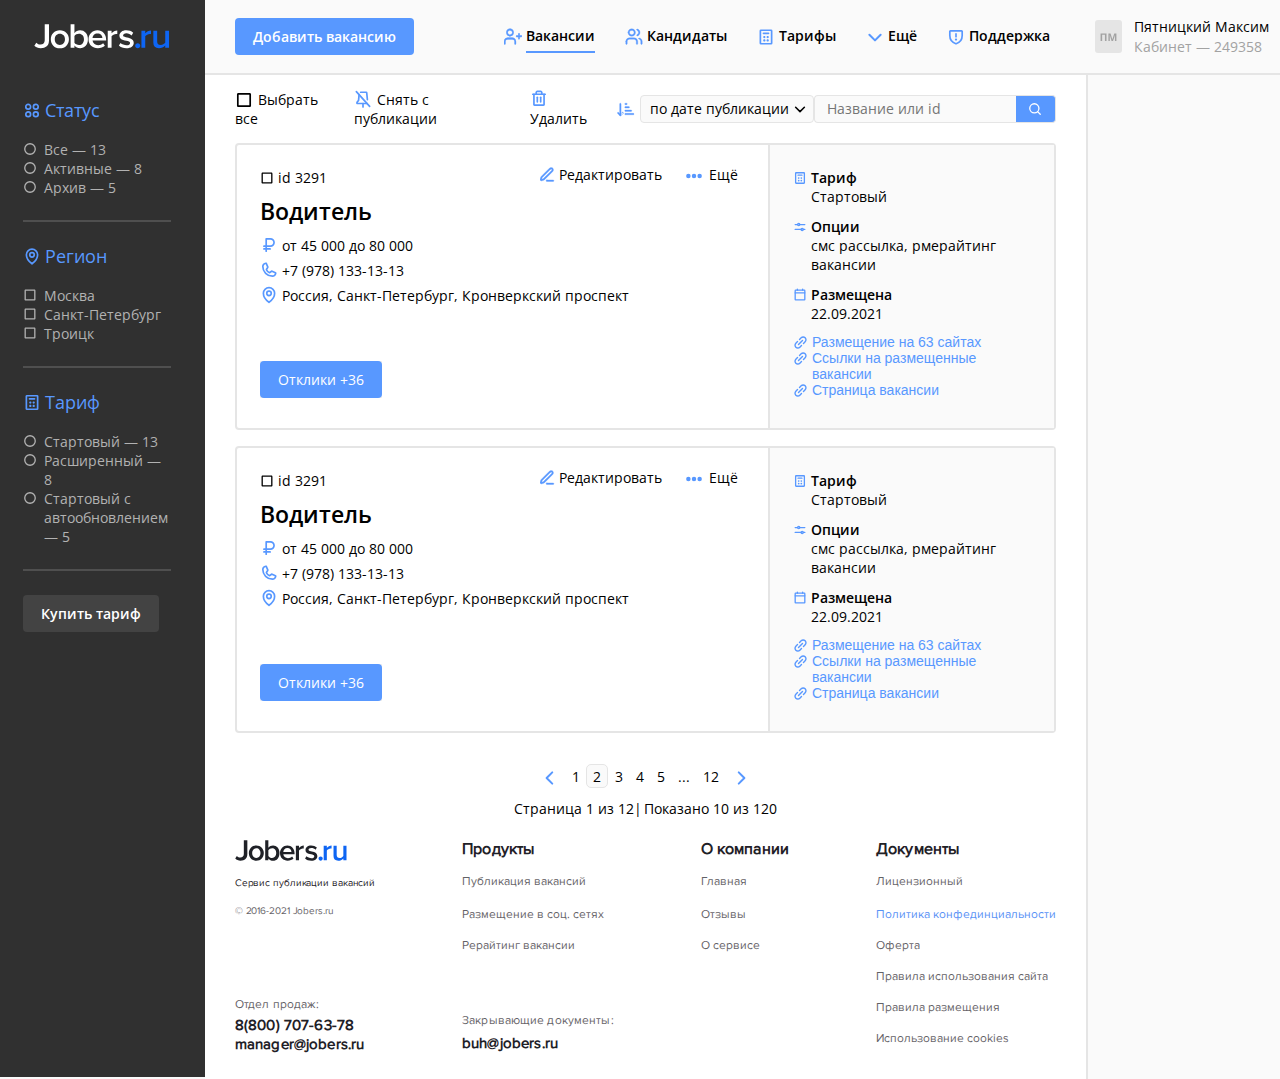
<file: index.html>
<!DOCTYPE html>
<html lang="ru">

<head>
    <meta charset="UTF-8">
    <!-- <meta http-equiv="X-UA-Compatible" content="IE=edge"> -->
    <meta name="viewport" content="width=device-width, initial-scale=1.0">
    <link rel="stylesheet " href="css/style.css">
    <title>Вакансии</title>
</head>

<body>
    <div class="wrapper ">
        <header>
            <div class="header-body">
                <div class="header__column">
                    <div class="header__column-logo "><img src="/img/logo.svg " alt=" "></div>
                    <div class="header-menu__icon ">
                        <span></span>
                        <span></span>
                        <span></span>
                    </div>
                    <div class="header-menu">
                    </div>
                </div>
                <div class="header__column">
                    <div class="container">
                        <div class="header__column-btn btn ">
                            <a href="form-vacancies.html">Добавить вакансию</a>
                        </div>
                        <nav class="header__column-menu">
                            <ul class="header-bottom-menu__list ">
                                <li>
                                    <div class="header-bottom-menu__list-icon "><img src="/img/header/01.svg " alt=" "></div>
                                    <a href="index.html" class="active ">Вакансии</a>
                                </li>
                                <li>
                                    <div class="header-bottom-menu__list-icon "><img src="/img/header/02.svg " alt=" "></div>
                                    <a href="response.html">Кандидаты</a>
                                </li>
                                <li>
                                    <div class="header-bottom-menu__list-icon "><img src="/img/header/03.svg " alt=" "></div>
                                    <a href="">Тарифы</a>
                                </li>
                                <li>
                                    <div class="header-bottom-menu__list-icon "><img src="/img/header/04.svg " alt=" "></div>
                                    <a>Ещё</a>
                                    <div class="more ">
                                        <div class="more-body ">
                                            <div class="more__list-body ">
                                                <ul class="more__list ">
                                                    <li class="more__list-item ">
                                                        <img src="/img/pop-up/icons/01.svg " alt=" ">
                                                        <a>Мои вакансии</a>
                                                    </li>
                                                    <li class="more__list-item ">
                                                        <img src="/img/pop-up/icons/02.svg " alt=" ">
                                                        <a href="response.html">Отклики</a>
                                                    </li>
                                                    <li class="more__list-item ">
                                                        <img src="/img/pop-up/icons/03.svg " alt=" ">
                                                        <a href="profile.html">Профиль</a>
                                                    </li>
                                                    <li class="more__list-item ">
                                                        <img src="/img/pop-up/icons/04.svg " alt=" ">
                                                        <a href="company.html">Компании</a>
                                                    </li>
                                                    <li class="more__list-item ">
                                                        <img src="/img/pop-up/icons/05.svg " alt=" ">
                                                        <a>Счета и акты</a>
                                                    </li>
                                                    <li class="more__list-item ">
                                                        <img src="/img/pop-up/icons/06.svg " alt=" ">
                                                        <a>Тарифы</a>
                                                    </li>
                                                    <li class="more__list-item support-sub">
                                                        <img src="/img/pop-up/icons/07.svg " alt=" ">
                                                        <a>Поддержка</a>
                                                    </li>
                                                </ul>
                                            </div>
                                        </div>
                                    </div>
                                </li>
                                <li>
                                    <div class="header-bottom-menu__list-icon "><img src="/img/header/05.svg " alt=" "></div>
                                    <a>Поддержка</a>
                                    <div class="support">
                                        <div class="support-body">
                                            <div class="support-first-line">
                                                <div class="support__id">Ваш id</div>
                                                <div class="support__close"><img src="./img/pop-up/support/icons/close.svg" alt=""></div>
                                            </div>
                                            <div class="support__id-number">9817245</div>
                                            <div class="support__post">Персональный менеджер</div>
                                            <div class="support__img"><img src="./img/pop-up/support/img-foto.svg" alt=""></div>
                                            <div class="support__fio">Сергей Зарзов</div>
                                            <div class="support__email before">
                                                <a href="mailto:zarzov.s@expas.ru">zarzov.s@expas.ru</a>
                                            </div>
                                            <div class="support__phone before">
                                                <a href="">8 (812) 200-01-03</a><br>Добавить 208</div>
                                            <div class="support__info">Звоните по любому вопросу<br>с 09:00 до 18:00</div>
                                        </div>
                                    </div>
                                </li>
                            </ul>
                        </nav>
                    </div>
                </div>
                <div class="header__column">
                    <div class="header__column-login">
                        <div class="header__column-login-column">
                            <div class="header__column-login-column-icon "><img src="/img/header/image.svg " alt=" "></div>
                        </div>
                        <div class="header__column-login-column ">
                            <div class="header__column-login-column-info ">
                                <div class="header__column-login-column-info-name ">Пятницкий Максим</div>
                                <div class="header__column-login-column-info-number ">Кабинет — 249358</div>
                            </div>
                        </div>
                        <div class="header__column-login-column-arrow "><img src="/img/header/arrow_down.svg " alt=" "></div>
                        <div class="profile">
                            <div class="profile-body ">
                                <div class="profile__list-body ">
                                    <ul class="profile__list ">
                                        <li class="profile__list-item ">
                                            <img src="/img/pop-up/icons/03.svg " alt=" ">
                                            <a href="profile.html">Профиль</a>
                                        </li>
                                        <li class=" profile__list-item ">
                                            <img src="/img/pop-up/icons/04.svg " alt=" ">
                                            <a href="company.html">Компании</a>
                                        </li>
                                        <li class="profile__list-item ">
                                            <img src="/img/pop-up/icons/05.svg " alt=" ">
                                            <a>Счета и акты</a>
                                        </li>
                                    </ul>
                                </div>
                            </div>
                        </div>
                    </div>
                </div>
            </div>
        </header>
        <div class="main ">
            <aside class="main__column sidebar-filters ">
                <form class="sidebar-filters-body ">
                    <div class="sidebar-filters__item ">
                        <div class="sidebar-filters__item-title "><img src="/img/sidebar/icons/circles.svg " alt=" ">Статус</div>
                        <ul class="sidebar-filters__list ">
                            <li class="sidebar-filters__list-items radio">
                                <input class="radio__input" type="radio" name="status" id="all">
                                <label class="radio__label" for="all">Все — 13</label>
                            </li>
                            <li class="sidebar-filters__list-items radio">
                                <input class="radio__input" type="radio" name="status" id="active">
                                <label class="radio__label" for="active">Активные — 8</label>
                            </li>
                            <li class="sidebar-filters__list-items radio">
                                <input class="radio__input" type="radio" name="status" id="archive">
                                <label class="radio__label" for="archive">Архив — 5</label>
                            </li>
                        </ul>
                    </div>
                    <div class="sidebar-filters__item ">
                        <div class="sidebar-filters__item-title "><img src="/img/sidebar/icons/map.svg " alt=" ">Регион</div>
                        <ul class="sidebar-filters__list ">
                            <li class="sidebar-filters__list-items checkbox">
                                <input class="checkbox__input" type="checkbox" name="location" id="msk">
                                <label class="checkbox__label" for="msk">Москва</label>
                            </li>
                            <li class="sidebar-filters__list-items sidebar-filters__list-items--active ">
                                <input class="checkbox__input" type="checkbox" name="location" id="spb">
                                <label class="checkbox__label" for="spb">Санкт-Петербург</label>
                            </li>
                            <li class="sidebar-filters__list-items ">
                                <input class="checkbox__input" type="checkbox" name="location" id="trc">
                                <label class="checkbox__label" for="trc">Троицк</label>
                            </li>
                        </ul>
                    </div>
                    <div class="sidebar-filters__item ">
                        <div class="sidebar-filters__item-title "><img src="/img/sidebar/icons/calculator.svg " alt=" ">Тариф</div>
                        <ul class="sidebar-filters__list ">
                            <li class="sidebar-filters__list-items radio">
                                <input class="radio__input" type="radio" name="tarif" id="start">
                                <label class="radio__label" for="start">Стартовый — 13</label>
                            </li>
                            <li class="sidebar-filters__list-items radio">
                                <input class="radio__input" type="radio" name="tarif" id="advanced">
                                <label class="radio__label" for="advanced">Расширенный — 8</label>
                            </li>
                            <li class="sidebar-filters__list-items radio">
                                <input class="radio__input" type="radio" name="tarif" id="autosave">
                                <label class="radio__label" for="autosave">Стартовый с автообновлением— 5</label>
                            </li>

                        </ul>
                    </div>
                    <div class="sidebar-filters__btn btn ">
                        <a href=" ">Купить тариф</a>
                    </div>
                </form>
            </aside>
            <section class="main__column ">
                <div class="top-filters ">
                    <div class="container ">
                        <div class="top-filters-body ">
                            <div class="top-filters__row ">
                                <ul class="top-filters__row-action-list ">
                                    <div class="top-filters__row-action-list--left ">
                                        <li class="checkbox checkbox__top-filters">
                                            <input class="checkbox__input checkbox__input__top-filters" type="checkbox" name="Выбрать все " id="select_all ">
                                            <label class="checkbox__label checkbox__label__top-filters" for="select_all ">Выбрать все</label>
                                        </li>
                                    </div>
                                    <div class="top-filters__row-action-list--right ">
                                        <li><img src="/img/main/top-filters/02.svg " alt=" ">Снять с публикации</li>
                                        <li><img src="/img/main/top-filters/03.svg " alt=" ">Удалить</li>
                                    </div>

                                </ul>
                            </div>
                            <div class="top-filters__row ">
                                <div class="select">
                                    <img src="/img/main/top-filters/04.svg " alt=" ">
                                    <select class="top-filters__row-sort" name="type">                                        
                                        <option class="top-filters__row-sort-date  value="1">по дате публикации</option>                                                                                
                                    </select>
                                </div>
                                <form class="top-filters__row-search ">
                                    <input type="search " placeholder="Название или id ">
                                    <div class="top-filters__row-search-btn">
                                        <img src="/img/main/top-filters/05.svg " alt=" ">
                                    </div>
                                </form>
                            </div>
                        </div>
                    </div>
                </div>
                <article class="vacancy ">
                    <div class="container ">
                        <div class="vacancy-body ">
                            <form class="vacancy__column">
                                <div class="vacancy__description ">
                                    <div class="vacancy-header ">
                                        <div class="vacancy-header-left ">
                                            <div class="vacancy-header__id checkbox">
                                                <input class="checkbox__input checkbox__input__vacancy checkbox__input__vacancy--response" type="checkbox" name="id" id="id_vacancy1">
                                                <label class="checkbox__label checkbox__label__vacancy checkbox__label__vacancy--response" for="id_vacancy1">id 3291</label>
                                            </div>
                                        </div>
                                        <div class="vacancy-header-right ">
                                            <div class="vacancy-header__edit ">Редактировать</div>
                                            <div class="vacancy-header__more ">Ещё</div>
                                        </div>
                                    </div>
                                    <div class="vacancy-info ">
                                        <div class="vacancy-info__title ">Водитель</div>
                                        <div class="vacancy-info__offer ">от 45 000 до 80 000 </div>
                                        <div class="vacancy-info__phone ">+7 (978) 133-13-13</div>
                                        <div class="vacancy-info__location ">Россия, Санкт-Петербург, Кронверкский проспект</div>
                                    </div>
                                </div>

                                <div class="vacancy-btn ">
                                    <button class="vacancy-btn__response type="submit"">
                                        <a href=" ">Отклики +36</a>
                                    </button>
                                    <div class="vacancy-btn__more ">
                                        <a>Подробнее</a>
                                    </div>
                                </div>
                            </form>
                            <div class="vacancy__column ">
                                <div class="vacancy__options ">
                                    <div class="options__name ">Тариф</div>
                                    <div class="options__title ">Стартовый</div>
                                </div>
                                <div class="vacancy__options optional">
                                    <div class="options__name ">Опции</div>
                                    <div class="options__title ">смс рассылка, рмерайтинг вакансии</div>
                                </div>
                                <div class="vacancy__options ">
                                    <div class="options__name ">Размещена</div>
                                    <div class="options__title ">22.09.2021</div>
                                </div>
                                <div class="vacancy__links ">
                                    <div class="links__item ">
                                        <a href=" ">Размещение на 63 сайтах</a>
                                    </div>
                                    <div class="links__item ">
                                        <a href=" ">Ссылки на размещенные вакансии</a>
                                    </div>
                                    <div class="links__item ">
                                        <a href=" ">Страница вакансии
                                        </a>
                                    </div>
                                </div>
                            </div>
                        </div>
                    </div>
                </article>
                <article class="vacancy ">
                    <div class="container ">
                        <div class="vacancy-body ">
                            <form class="vacancy__column ">
                                <div class="vacancy__description ">
                                    <div class="vacancy-header ">
                                        <div class="vacancy-header-left ">
                                            <div class="vacancy-header__id checkbox">
                                                <input class="checkbox__input checkbox__input__vacancy" type="checkbox" name="id" id="id_vacancy2">
                                                <label class="checkbox__label checkbox__label__vacancy" for="id_vacancy2">id 3291</label>
                                            </div>
                                        </div>
                                        <div class="vacancy-header-right ">
                                            <div class="vacancy-header__edit ">Редактировать</div>
                                            <div class="vacancy-header__more ">Ещё</div>
                                        </div>
                                    </div>
                                    <div class="vacancy-info ">
                                        <div class="vacancy-info__title ">Водитель</div>
                                        <div class="vacancy-info__offer ">от 45 000 до 80 000 </div>
                                        <div class="vacancy-info__phone ">+7 (978) 133-13-13</div>
                                        <div class="vacancy-info__location ">Россия, Санкт-Петербург, Кронверкский проспект</div>
                                    </div>
                                </div>
                                <div class="vacancy-btn ">
                                    <button class="vacancy-btn__response" type="submit">
                                        <a href=" ">Отклики +36</a>
                                    </button>
                                    <div class="vacancy-btn__more ">
                                        <a>Подробнее</a>
                                    </div>
                                </div>
                            </form>
                            <div class="vacancy__column ">
                                <div class="vacancy__options ">
                                    <div class="options__name ">Тариф</div>
                                    <div class="options__title ">Стартовый</div>
                                </div>
                                <div class="vacancy__options optional">
                                    <div class="options__name ">Опции</div>
                                    <div class="options__title ">смс рассылка, рмерайтинг вакансии</div>
                                </div>
                                <div class="vacancy__options ">
                                    <div class="options__name ">Размещена</div>
                                    <div class="options__title ">22.09.2021</div>
                                </div>
                                <div class="vacancy__links ">
                                    <div class="links__item ">
                                        <a href=" ">Размещение на 63 сайтах</a>
                                    </div>
                                    <div class="links__item ">
                                        <a href=" ">Ссылки на размещенные вакансии</a>
                                    </div>
                                    <div class="links__item ">
                                        <a href=" ">Страница вакансии
                                        </a>
                                    </div>
                                </div>
                            </div>
                        </div>
                    </div>
                </article>
                <div class="pagination ">
                    <div class="pagination__row ">
                        <div class="pagination__prev "><img src="/img/main/pagination/prev.svg " alt=" "></div>
                        <div class="pagination__items ">
                            <ul class="pagination__list ">
                                <li>
                                    <a href=" ">1</a>
                                </li>
                                <li class="active ">
                                    <a href=" ">2</a>
                                </li>
                                <li>
                                    <a href=" ">3</a>
                                </li>
                                <li>
                                    <a href=" ">4</a>
                                </li>
                                <li>
                                    <a href=" ">5</a>
                                </li>
                                <li>
                                    <a href=" ">...</a>
                                </li>
                                <li>
                                    <a href=" ">12</a>
                                </li>
                            </ul>
                        </div>
                        <div class="pagination__next "><img src="/img/main/pagination/next.svg " alt=" "></div>
                    </div>
                    <div class="pagination__row ">
                        <div class="pagination__page ">Страница 1 из 12</div>
                        <div class="pagination__veiw ">Показано 10 из 120</div>
                    </div>
                </div>
                <footer>
                    <div class="container ">
                        <div class="footer-body ">
                            <div class="footer__column ">
                                <div class="footer__column-body ">
                                    <div class="footer__company ">
                                        <div class="company__logo "><img src="/img/main/footer/logo-mini.svg " alt=" "></div>
                                        <div class="company__description ">Сервис публикации вакансий</div>
                                        <div class="company__copywrite ">© 2016-2021 Jobers.ru</div>
                                    </div>
                                    <div class="footer__sales ">
                                        <div class="footer__subtitle ">Отдел продаж:</div>
                                        <div class="sales__phone ">
                                            <a href=" ">8(800) 707-63-78</a>
                                        </div>
                                        <div class="sales__email ">
                                            <a href="mailto:manager@jobers.ru ">manager@jobers.ru</a>
                                        </div>
                                    </div>
                                </div>
                            </div>
                            <div class="footer__column ">
                                <div class="footer__column-body ">
                                    <div class="footer__products ">
                                        <div class="footer__title ">Продукты</div>
                                        <ul class="footer__list ">
                                            <li>
                                                <a href=" ">Публикация вакансий</a>
                                            </li>
                                            <li>
                                                <a href=" ">Размещение в соц. сетях</a>
                                            </li>
                                            <li>
                                                <a href=" ">Рерайтинг вакансии</a>
                                            </li>
                                        </ul>
                                    </div>
                                    <div class="footer__documents-close ">
                                        <div class="footer__subtitle ">Закрывающие документы:</div>
                                        <div class="documents-close__email ">
                                            <a href="mailto:buh@jobers.ru ">buh@jobers.ru</a>
                                        </div>
                                    </div>
                                </div>
                            </div>
                            <div class="footer__column ">
                                <div class="footer__column-body ">
                                    <div class="footer__about ">
                                        <div class="footer__title ">О компании</div>
                                        <ul class="footer__list ">
                                            <li>
                                                <a href=" ">Главная</a>
                                            </li>
                                            <li>
                                                <a href=" ">Отзывы</a>
                                            </li>
                                            <li>
                                                <a href=" ">О сервисе</a>
                                            </li>
                                        </ul>
                                    </div>
                                </div>
                            </div>
                            <div class="footer__column ">
                                <div class="footer__column-body ">
                                    <div class="footer__documents ">
                                        <div class="footer__title ">Документы</div>
                                        <ul class="footer__list ">
                                            <li>
                                                <a href=" ">Лицензионный</a>
                                            </li>
                                            <li class="active ">
                                                <a href=" ">Политика конфединциальности</a>
                                            </li>
                                            <li>
                                                <a href=" ">Оферта</a>
                                            </li>
                                            <li>
                                                <a href=" ">Правила использования сайта</a>
                                            </li>
                                            <li>
                                                <a href=" ">Правила размещения</a>
                                            </li>
                                            <li>
                                                <a href=" ">Использование cookies</a>
                                            </li>
                                        </ul>
                                    </div>
                                </div>
                            </div>
                        </div>
                    </div>
                </footer>
            </section>
            <aside class="main__column "></aside>
        </div>
    </div>
    <script src="/js/jquery_3.3.1.min.js"></script>
    <script src="/js/script.js "></script>
</body>

</html>
</file>
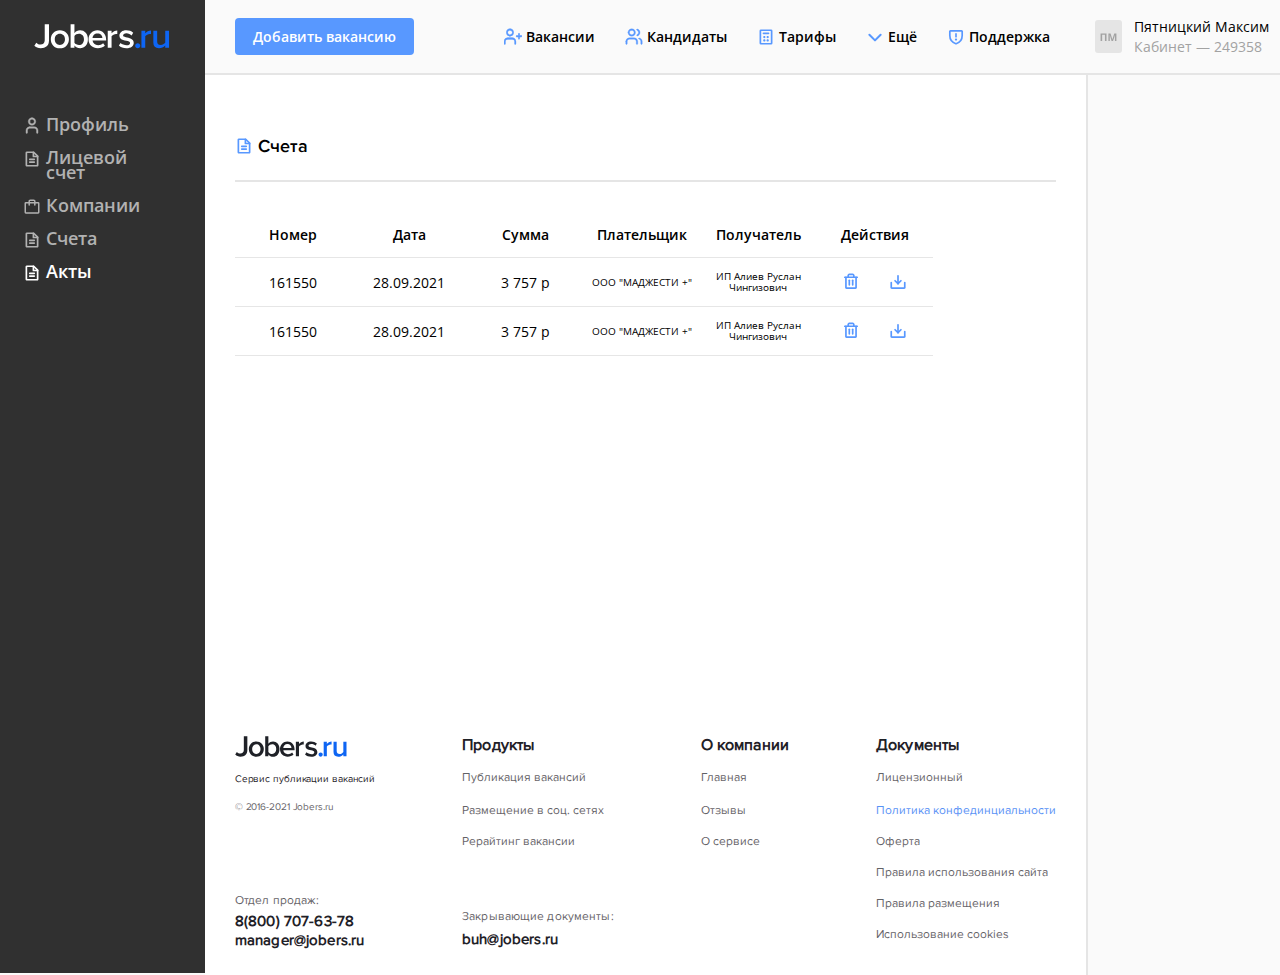
<file: act.html>
<!DOCTYPE html>
<html lang="en">

<head>
    <meta charset="UTF-8">
    <meta name="viewport" content="width=device-width, initial-scale=1.0">
    <link rel="stylesheet " href="css/style.css">
    <title>Акты</title>
</head>

<body>
    <div class="wrapper ">
        <header>
            <div class="header-body">
                <div class="header__column">
                    <div class="header__column-logo "><img src="/img/logo.svg " alt=" "></div>
                    <div class="header-menu__icon ">
                        <span></span>
                        <span></span>
                        <span></span>
                    </div>
                    <div class="header-menu">
                    </div>
                </div>
                <div class="header__column">
                    <div class="container">
                        <div class="header__column-btn btn ">
                            <a href="form-vacancies.html">Добавить вакансию</a>
                        </div>
                        <nav class="header__column-menu">
                            <ul class="header-bottom-menu__list ">
                                <li>
                                    <div class="header-bottom-menu__list-icon "><img src="/img/header/01.svg " alt=" ">
                                    </div>
                                    <a href="index.html">Вакансии</a>
                                </li>
                                <li>
                                    <div class="header-bottom-menu__list-icon "><img src="/img/header/02.svg " alt=" ">
                                    </div>
                                    <a href="response.html">Кандидаты</a>
                                </li>
                                <li>
                                    <div class="header-bottom-menu__list-icon "><img src="/img/header/03.svg " alt=" ">
                                    </div>
                                    <a href="Тарифы ">Тарифы</a>
                                </li>
                                <li>
                                    <div class="header-bottom-menu__list-icon "><img src="/img/header/04.svg " alt=" ">
                                    </div>
                                    <a>Ещё</a>
                                    <div class="more ">
                                        <div class="more-body ">
                                            <div class="more__list-body ">
                                                <ul class="more__list ">
                                                    <li class="more__list-item ">
                                                        <img src="/img/pop-up/icons/01.svg " alt=" ">
                                                        <a>Мои вакансии</a>
                                                    </li>
                                                    <li class="more__list-item ">
                                                        <img src="/img/pop-up/icons/02.svg " alt=" ">
                                                        <a href="response.html">Отклики</a>
                                                    </li>
                                                    <li class="more__list-item ">
                                                        <img src="/img/pop-up/icons/03.svg " alt=" ">
                                                        <a href="profile.html">Профиль</a>
                                                    </li>
                                                    <li class="more__list-item ">
                                                        <img src="/img/pop-up/icons/04.svg " alt=" ">
                                                        <a href="company.html">Компании</a>
                                                    </li>
                                                    <li class="more__list-item ">
                                                        <img src="/img/pop-up/icons/05.svg " alt=" ">
                                                        <a>Счета и акты</a>
                                                    </li>
                                                    <li class="more__list-item ">
                                                        <img src="/img/pop-up/icons/06.svg " alt=" ">
                                                        <a>Тарифы</a>
                                                    </li>
                                                    <li class="more__list-item support-sub">
                                                        <img src="/img/pop-up/icons/07.svg " alt=" ">
                                                        <a>Поддержка</a>
                                                    </li>
                                                </ul>
                                            </div>
                                        </div>
                                    </div>
                                </li>
                                <li>
                                    <div class="header-bottom-menu__list-icon "><img src="/img/header/05.svg " alt=" ">
                                    </div>
                                    <a>Поддержка</a>
                                    <div class="support ">
                                        <div class="support-body ">
                                            <div class="support-first-line ">
                                                <div class="support__id ">Ваш id</div>
                                                <div class="support__close "><img src="./img/pop-up/support/icons/close.svg " alt=" "></div>
                                            </div>
                                            <div class="support__id-number ">9817245</div>
                                            <div class="support__post ">Персональный менеджер</div>
                                            <div class="support__img "><img src="./img/pop-up/support/img-foto.svg " alt=" "></div>
                                            <div class="support__fio ">Сергей Зарзов</div>
                                            <div class="support__email before ">
                                                <a href="mailto:zarzov.s@expas.ru ">zarzov.s@expas.ru</a>
                                            </div>
                                            <div class="support__phone before ">
                                                <a href=" ">8 (812) 200-01-03</a><br>Добавить 208
                                            </div>
                                            <div class="support__info ">Звоните по любому вопросу<br>с 09:00 до 18:00
                                            </div>
                                        </div>
                                    </div>
                                </li>
                            </ul>
                        </nav>
                    </div>
                </div>
                <div class="header__column ">
                    <div class="header__column-login ">
                        <div class="header__column-login-column ">
                            <div class="header__column-login-column-icon "><img src="/img/header/image.svg " alt=" ">
                            </div>
                        </div>
                        <div class="header__column-login-column ">
                            <div class="header__column-login-column-info ">
                                <div class="header__column-login-column-info-name ">Пятницкий Максим</div>
                                <div class="header__column-login-column-info-number ">Кабинет — 249358</div>
                            </div>
                        </div>
                        <div class="header__column-login-column-arrow "><img src="/img/header/arrow_down.svg " alt=" ">
                        </div>
                        <div class="profile ">
                            <div class="profile-body ">
                                <div class="profile__list-body ">
                                    <ul class="profile__list ">
                                        <li class="profile__list-item ">
                                            <img src="/img/pop-up/icons/03.svg " alt=" ">
                                            <a>Профиль</a>
                                        </li>
                                        <li class="profile__list-item ">
                                            <img src="/img/pop-up/icons/04.svg " alt=" ">
                                            <a href="company.html">Компании</a>
                                        </li>
                                        <li class="profile__list-item ">
                                            <img src="/img/pop-up/icons/05.svg " alt=" ">
                                            <a>Счета и акты</a>
                                        </li>
                                    </ul>
                                </div>
                            </div>
                        </div>
                    </div>
                </div>
            </div>
        </header>
        <div class="main ">
            <aside class="main__column sidebar-filters ">
                <div class="sidebar-filters-body ">
                    <div class="sidebar-filters__item profile__menu-item">                        
                        <ul class="sidebar-filters__list ">
                            <li class="sidebar-filters__list-items profile__menu prof ">
                                <a href="profile.html">Профиль</a>                                
                            </li>
                            <li class="sidebar-filters__list-items profile__menu check">
                                <a href="personal-account.html">Лицевой счет</a>
                            </li>
                            <li class="sidebar-filters__list-items profile__menu company">
                                <a href="company.html">Компании</a>
                            </li>
                            <li class="sidebar-filters__list-items profile__menu all-check">
                                <a href="all-check.html">Счета</a>
                            </li>
                            <li class="sidebar-filters__list-items profile__menu act active">
                                <a href="act.html">Акты</a>
                            </li>                            
                        </ul>
                    </div>                    
                </div>
            </aside>
            <section class="main__column ">
                <div class="content-profile">
                    <div class="container">
                        <div class="content-profile__body">
                            <div class="content-profile__row content-company__row">
                                <div class="row__column">
                                    <div class="row__column-body">
                                        <div class="profile__title all-check">Счета</div>                                        
                                        <div class="all-check__table">
                                            <div class="all-check__header act__header">
                                                <li class="all-check__header-title">Номер</li>
                                                <li class="all-check__header-title">Дата</li>
                                                <li class="all-check__header-title">Сумма</li>
                                                <li class="all-check__header-title">Плательщик</li>
                                                <li class="all-check__header-title">Получатель</li>
                                                <!-- <li class="all-check__header-title">Статус</li> -->
                                                <li class="all-check__header-title">Действия</li>
                                            </div>
                                            <div class="all-check__row act__row">
                                                <li class="all-check__row-title">161550</li>
                                                <li class="all-check__row-title">28.09.2021</li>
                                                <li class="all-check__row-title">3 757 р</li>
                                                <li class="all-check__row-title all-check__row-title--small">ООО "МАДЖЕСТИ +"</li>
                                                <li class="all-check__row-title all-check__row-title--small">ИП Алиев Руслан Чингизович</li>
                                                <!-- <li class="all-check__row-title">Ожидает оплаты</li> -->
                                                <li class="all-check__row-title all-check__row-title--action">
                                                    <img class="delete" src="/img/main/check/trash.svg" alt="">
                                                    <img class="download-check" src="/img/main/check/download-check.svg" alt="">
                                                </li>
                                            </div>
                                            <div class="all-check__row act__row">
                                                <li class="all-check__row-title">161550</li>
                                                <li class="all-check__row-title">28.09.2021</li>
                                                <li class="all-check__row-title">3 757 р</li>
                                                <li class="all-check__row-title all-check__row-title--small">ООО "МАДЖЕСТИ +"</li>
                                                <li class="all-check__row-title all-check__row-title--small">ИП Алиев Руслан Чингизович</li>
                                                <!-- <li class="all-check__row-title">Оплачен</li> -->
                                                <li class="all-check__row-title all-check__row-title--action">
                                                    <img class="delete" src="/img/main/check/trash.svg" alt="">
                                                    <img class="download-check" src="/img/main/check/download-check.svg" alt="">
                                                </li>
                                            </div>
                                        </div>
                                    </div>
                                </div>                                
                            </div>
                        </div>
                    </div>
                </div>
                <footer>
                    <div class="container ">
                        <div class="footer-body ">
                            <div class="footer__column ">
                                <div class="footer__column-body ">
                                    <div class="footer__company ">
                                        <div class="company__logo "><img src="/img/main/footer/logo-mini.svg " alt=" "></div>
                                        <div class="company__description ">Сервис публикации вакансий</div>
                                        <div class="company__copywrite ">© 2016-2021 Jobers.ru</div>
                                    </div>
                                    <div class="footer__sales ">
                                        <div class="footer__subtitle ">Отдел продаж:</div>
                                        <div class="sales__phone ">
                                            <a href=" ">8(800) 707-63-78</a>
                                        </div>
                                        <div class="sales__email ">
                                            <a href="mailto:manager@jobers.ru ">manager@jobers.ru</a>
                                        </div>
                                    </div>
                                </div>
                            </div>
                            <div class="footer__column ">
                                <div class="footer__column-body ">
                                    <div class="footer__products ">
                                        <div class="footer__title ">Продукты</div>
                                        <ul class="footer__list ">
                                            <li>
                                                <a href=" ">Публикация вакансий</a>
                                            </li>
                                            <li>
                                                <a href=" ">Размещение в соц. сетях</a>
                                            </li>
                                            <li>
                                                <a href=" ">Рерайтинг вакансии</a>
                                            </li>
                                        </ul>
                                    </div>
                                    <div class="footer__documents-close ">
                                        <div class="footer__subtitle ">Закрывающие документы:</div>
                                        <div class="documents-close__email ">
                                            <a href="mailto:buh@jobers.ru ">buh@jobers.ru</a>
                                        </div>
                                    </div>
                                </div>
                            </div>
                            <div class="footer__column ">
                                <div class="footer__column-body ">
                                    <div class="footer__about ">
                                        <div class="footer__title ">О компании</div>
                                        <ul class="footer__list ">
                                            <li>
                                                <a href=" ">Главная</a>
                                            </li>
                                            <li>
                                                <a href=" ">Отзывы</a>
                                            </li>
                                            <li>
                                                <a href=" ">О сервисе</a>
                                            </li>
                                        </ul>
                                    </div>
                                </div>
                            </div>
                            <div class="footer__column ">
                                <div class="footer__column-body ">
                                    <div class="footer__documents ">
                                        <div class="footer__title ">Документы</div>
                                        <ul class="footer__list ">
                                            <li>
                                                <a href=" ">Лицензионный</a>
                                            </li>
                                            <li class="active ">
                                                <a href=" ">Политика конфединциальности</a>
                                            </li>
                                            <li>
                                                <a href=" ">Оферта</a>
                                            </li>
                                            <li>
                                                <a href=" ">Правила использования сайта</a>
                                            </li>
                                            <li>
                                                <a href=" ">Правила размещения</a>
                                            </li>
                                            <li>
                                                <a href=" ">Использование cookies</a>
                                            </li>
                                        </ul>
                                    </div>
                                </div>
                            </div>
                        </div>
                    </div>
                </footer>      
            </section>
            <aside class="main__column "></aside>
        </div>
    </div>
    </div>
    <script src="/js/jquery_3.3.1.min.js"></script>
    <script src="/js/script.js "></script>
</body>

</html>

</html>
</file>
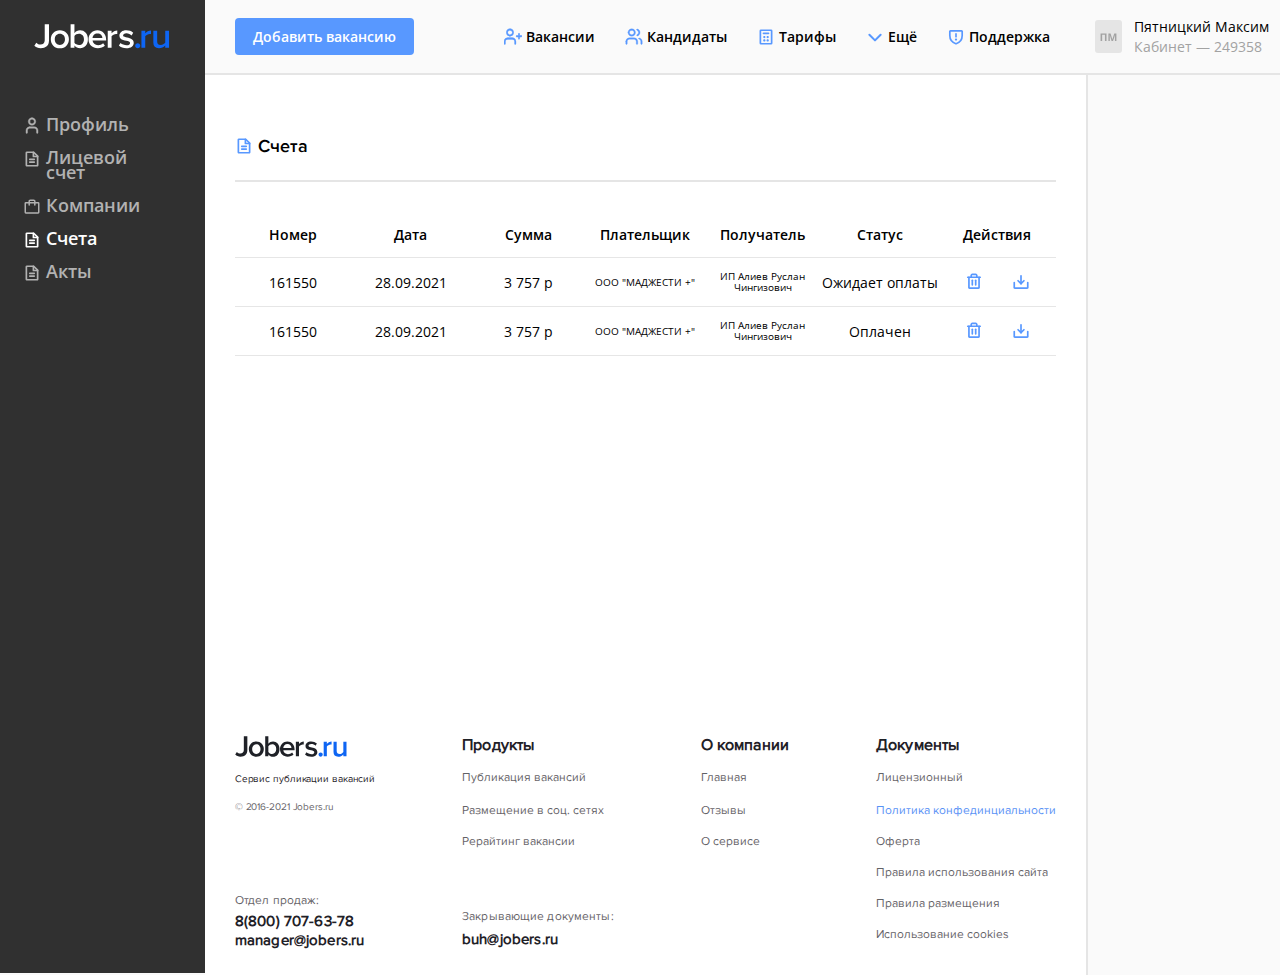
<file: all-check.html>
<!DOCTYPE html>
<html lang="en">

<head>
    <meta charset="UTF-8">
    <meta name="viewport" content="width=device-width, initial-scale=1.0">
    <link rel="stylesheet " href="css/style.css">
    <title>Счета</title>
</head>

<body>
    <div class="wrapper ">
        <header>
            <div class="header-body">
                <div class="header__column">
                    <div class="header__column-logo "><img src="/img/logo.svg " alt=" "></div>
                    <div class="header-menu__icon ">
                        <span></span>
                        <span></span>
                        <span></span>
                    </div>
                    <div class="header-menu">
                    </div>
                </div>
                <div class="header__column">
                    <div class="container">
                        <div class="header__column-btn btn ">
                            <a href="form-vacancies.html">Добавить вакансию</a>
                        </div>
                        <nav class="header__column-menu">
                            <ul class="header-bottom-menu__list ">
                                <li>
                                    <div class="header-bottom-menu__list-icon "><img src="/img/header/01.svg " alt=" ">
                                    </div>
                                    <a href="index.html">Вакансии</a>
                                </li>
                                <li>
                                    <div class="header-bottom-menu__list-icon "><img src="/img/header/02.svg " alt=" ">
                                    </div>
                                    <a href="response.html">Кандидаты</a>
                                </li>
                                <li>
                                    <div class="header-bottom-menu__list-icon "><img src="/img/header/03.svg " alt=" ">
                                    </div>
                                    <a href="Тарифы ">Тарифы</a>
                                </li>
                                <li>
                                    <div class="header-bottom-menu__list-icon "><img src="/img/header/04.svg " alt=" ">
                                    </div>
                                    <a>Ещё</a>
                                    <div class="more ">
                                        <div class="more-body ">
                                            <div class="more__list-body ">
                                                <ul class="more__list ">
                                                    <li class="more__list-item ">
                                                        <img src="/img/pop-up/icons/01.svg " alt=" ">
                                                        <a>Мои вакансии</a>
                                                    </li>
                                                    <li class="more__list-item ">
                                                        <img src="/img/pop-up/icons/02.svg " alt=" ">
                                                        <a href="response.html">Отклики</a>
                                                    </li>
                                                    <li class="more__list-item ">
                                                        <img src="/img/pop-up/icons/03.svg " alt=" ">
                                                        <a href="profile.html">Профиль</a>
                                                    </li>
                                                    <li class="more__list-item ">
                                                        <img src="/img/pop-up/icons/04.svg " alt=" ">
                                                        <a href="company.html">Компании</a>
                                                    </li>
                                                    <li class="more__list-item ">
                                                        <img src="/img/pop-up/icons/05.svg " alt=" ">
                                                        <a>Счета и акты</a>
                                                    </li>
                                                    <li class="more__list-item ">
                                                        <img src="/img/pop-up/icons/06.svg " alt=" ">
                                                        <a>Тарифы</a>
                                                    </li>
                                                    <li class="more__list-item support-sub">
                                                        <img src="/img/pop-up/icons/07.svg " alt=" ">
                                                        <a>Поддержка</a>
                                                    </li>
                                                </ul>
                                            </div>
                                        </div>
                                    </div>
                                </li>
                                <li>
                                    <div class="header-bottom-menu__list-icon "><img src="/img/header/05.svg " alt=" ">
                                    </div>
                                    <a>Поддержка</a>
                                    <div class="support ">
                                        <div class="support-body ">
                                            <div class="support-first-line ">
                                                <div class="support__id ">Ваш id</div>
                                                <div class="support__close "><img src="./img/pop-up/support/icons/close.svg " alt=" "></div>
                                            </div>
                                            <div class="support__id-number ">9817245</div>
                                            <div class="support__post ">Персональный менеджер</div>
                                            <div class="support__img "><img src="./img/pop-up/support/img-foto.svg " alt=" "></div>
                                            <div class="support__fio ">Сергей Зарзов</div>
                                            <div class="support__email before ">
                                                <a href="mailto:zarzov.s@expas.ru ">zarzov.s@expas.ru</a>
                                            </div>
                                            <div class="support__phone before ">
                                                <a href=" ">8 (812) 200-01-03</a><br>Добавить 208
                                            </div>
                                            <div class="support__info ">Звоните по любому вопросу<br>с 09:00 до 18:00
                                            </div>
                                        </div>
                                    </div>
                                </li>
                            </ul>
                        </nav>
                    </div>
                </div>
                <div class="header__column ">
                    <div class="header__column-login ">
                        <div class="header__column-login-column ">
                            <div class="header__column-login-column-icon "><img src="/img/header/image.svg " alt=" ">
                            </div>
                        </div>
                        <div class="header__column-login-column ">
                            <div class="header__column-login-column-info ">
                                <div class="header__column-login-column-info-name ">Пятницкий Максим</div>
                                <div class="header__column-login-column-info-number ">Кабинет — 249358</div>
                            </div>
                        </div>
                        <div class="header__column-login-column-arrow "><img src="/img/header/arrow_down.svg " alt=" ">
                        </div>
                        <div class="profile ">
                            <div class="profile-body ">
                                <div class="profile__list-body ">
                                    <ul class="profile__list ">
                                        <li class="profile__list-item ">
                                            <img src="/img/pop-up/icons/03.svg " alt=" ">
                                            <a>Профиль</a>
                                        </li>
                                        <li class="profile__list-item ">
                                            <img src="/img/pop-up/icons/04.svg " alt=" ">
                                            <a href="company.html">Компании</a>
                                        </li>
                                        <li class="profile__list-item ">
                                            <img src="/img/pop-up/icons/05.svg " alt=" ">
                                            <a>Счета и акты</a>
                                        </li>
                                    </ul>
                                </div>
                            </div>
                        </div>
                    </div>
                </div>
            </div>
        </header>
        <div class="main ">
            <aside class="main__column sidebar-filters ">
                <div class="sidebar-filters-body ">
                    <div class="sidebar-filters__item profile__menu-item">                        
                        <ul class="sidebar-filters__list ">
                            <li class="sidebar-filters__list-items profile__menu prof ">
                                <a href="profile.html">Профиль</a>                                
                            </li>
                            <li class="sidebar-filters__list-items profile__menu check">
                                <a href="personal-account.html">Лицевой счет</a>
                            </li>
                            <li class="sidebar-filters__list-items profile__menu company">
                                <a href="company.html">Компании</a>
                            </li>
                            <li class="sidebar-filters__list-items profile__menu all-check active">
                                <a href="all-check.html">Счета</a>
                            </li>
                            <li class="sidebar-filters__list-items profile__menu act">
                                <a href="act.html">Акты</a>
                            </li>                            
                        </ul>
                    </div>                    
                </div>
            </aside>
            <section class="main__column ">
                <div class="content-profile">
                    <div class="container">
                        <div class="content-profile__body">                            
                            <!-- <div class="content-profile__row">
                                <div class="row__column">
                                    <form class="row__column-body">
                                        <div class="profile__title company">Компании</div>
                                        <div class="profile__info profile__info-company">
                                            <div class="info-company__header">
                                                <div class="info-company__title">ООО "Газелькин"</div>
                                                <div class="info-company__subtitle">ИНН:  9872345987</div>
                                            </div>
                                            <div class="company__row first-row">
                                                <div class="company__row-column column-left">
                                                    <div class="profile__fields">
                                                        <div class="fields__title">Фамилия и инициалы</div>
                                                        <input type="text" id="fio">
                                                    </div>
                                                    <div class="profile__fields">
                                                        <div class="fields__title">Город</div>
                                                        <input type="text" id="city">
                                                    </div>
                                                </div>
                                                <div class="company__row-column column-center">
                                                    <div class="profile__fields">
                                                        <div class="fields__title">Юридический адрес</div>
                                                        <input type="text" id="adress-ur">
                                                    </div>
                                                    <div class="profile__fields">
                                                        <div class="fields__title">ОГРН</div>
                                                        <input type="text" id="ogrn">
                                                    </div>
                                                </div> 
                                                <div class="company__row-column column-right">
                                                    <div class="profile__fields">
                                                        <div class="fields__title">КПП</div>
                                                        <input type="text" id="kpp">
                                                    </div>
                                                    <div class="profile__fields">
                                                        <div class="fields__title">Телефон</div>
                                                        <input type="text" id="phone">
                                                    </div>
                                                </div>                                                                                               
                                            </div> 
                                            <div class="company__row second-row">
                                                <div class="profile__fields">
                                                    <div class="fields__title">Адрес доставки закрывающих документов</div>
                                                    <input type="text" id="adress">
                                                </div>
                                                <div class="profile__fields">
                                                    <div class="fields__title">Контактное лицо для передачи документов</div>
                                                    <input type="text" id="contact">
                                                </div>                                               
                                            </div>
                                            <button type="submit" class="btn-blue">
                                                <a href="">Сохранить</a>
                                            </button>                                            
                                        </div>
                                        
                                    </form>
                                </div>                                
                            </div> -->
                            <div class="content-profile__row content-company__row">
                                <div class="row__column">
                                    <div class="row__column-body">
                                        <div class="profile__title all-check">Счета</div>                                        
                                        <div class="all-check__table">
                                            <div class="all-check__header">
                                                <li class="all-check__header-title">Номер</li>
                                                <li class="all-check__header-title">Дата</li>
                                                <li class="all-check__header-title">Сумма</li>
                                                <li class="all-check__header-title">Плательщик</li>
                                                <li class="all-check__header-title">Получатель</li>
                                                <li class="all-check__header-title">Статус</li>
                                                <li class="all-check__header-title">Действия</li>
                                            </div>
                                            <div class="all-check__row">
                                                <li class="all-check__row-title">161550</li>
                                                <li class="all-check__row-title">28.09.2021</li>
                                                <li class="all-check__row-title">3 757 р</li>
                                                <li class="all-check__row-title all-check__row-title--small">ООО "МАДЖЕСТИ +"</li>
                                                <li class="all-check__row-title all-check__row-title--small">ИП Алиев Руслан Чингизович</li>
                                                <li class="all-check__row-title">Ожидает оплаты</li>
                                                <li class="all-check__row-title all-check__row-title--action">
                                                    <img class="delete" src="/img/main/check/trash.svg" alt="">
                                                    <img class="download-check" src="/img/main/check/download-check.svg" alt="">
                                                </li>
                                            </div>
                                            <div class="all-check__row">
                                                <li class="all-check__row-title">161550</li>
                                                <li class="all-check__row-title">28.09.2021</li>
                                                <li class="all-check__row-title">3 757 р</li>
                                                <li class="all-check__row-title all-check__row-title--small">ООО "МАДЖЕСТИ +"</li>
                                                <li class="all-check__row-title all-check__row-title--small">ИП Алиев Руслан Чингизович</li>
                                                <li class="all-check__row-title">Оплачен</li>
                                                <li class="all-check__row-title all-check__row-title--action">
                                                    <img class="delete" src="/img/main/check/trash.svg" alt="">
                                                    <img class="download-check" src="/img/main/check/download-check.svg" alt="">
                                                </li>
                                            </div>
                                        </div>
                                    </div>
                                </div>                                
                            </div>
                        </div>
                    </div>
                </div>
                <footer>
                    <div class="container ">
                        <div class="footer-body ">
                            <div class="footer__column ">
                                <div class="footer__column-body ">
                                    <div class="footer__company ">
                                        <div class="company__logo "><img src="/img/main/footer/logo-mini.svg " alt=" "></div>
                                        <div class="company__description ">Сервис публикации вакансий</div>
                                        <div class="company__copywrite ">© 2016-2021 Jobers.ru</div>
                                    </div>
                                    <div class="footer__sales ">
                                        <div class="footer__subtitle ">Отдел продаж:</div>
                                        <div class="sales__phone ">
                                            <a href=" ">8(800) 707-63-78</a>
                                        </div>
                                        <div class="sales__email ">
                                            <a href="mailto:manager@jobers.ru ">manager@jobers.ru</a>
                                        </div>
                                    </div>
                                </div>
                            </div>
                            <div class="footer__column ">
                                <div class="footer__column-body ">
                                    <div class="footer__products ">
                                        <div class="footer__title ">Продукты</div>
                                        <ul class="footer__list ">
                                            <li>
                                                <a href=" ">Публикация вакансий</a>
                                            </li>
                                            <li>
                                                <a href=" ">Размещение в соц. сетях</a>
                                            </li>
                                            <li>
                                                <a href=" ">Рерайтинг вакансии</a>
                                            </li>
                                        </ul>
                                    </div>
                                    <div class="footer__documents-close ">
                                        <div class="footer__subtitle ">Закрывающие документы:</div>
                                        <div class="documents-close__email ">
                                            <a href="mailto:buh@jobers.ru ">buh@jobers.ru</a>
                                        </div>
                                    </div>
                                </div>
                            </div>
                            <div class="footer__column ">
                                <div class="footer__column-body ">
                                    <div class="footer__about ">
                                        <div class="footer__title ">О компании</div>
                                        <ul class="footer__list ">
                                            <li>
                                                <a href=" ">Главная</a>
                                            </li>
                                            <li>
                                                <a href=" ">Отзывы</a>
                                            </li>
                                            <li>
                                                <a href=" ">О сервисе</a>
                                            </li>
                                        </ul>
                                    </div>
                                </div>
                            </div>
                            <div class="footer__column ">
                                <div class="footer__column-body ">
                                    <div class="footer__documents ">
                                        <div class="footer__title ">Документы</div>
                                        <ul class="footer__list ">
                                            <li>
                                                <a href=" ">Лицензионный</a>
                                            </li>
                                            <li class="active ">
                                                <a href=" ">Политика конфединциальности</a>
                                            </li>
                                            <li>
                                                <a href=" ">Оферта</a>
                                            </li>
                                            <li>
                                                <a href=" ">Правила использования сайта</a>
                                            </li>
                                            <li>
                                                <a href=" ">Правила размещения</a>
                                            </li>
                                            <li>
                                                <a href=" ">Использование cookies</a>
                                            </li>
                                        </ul>
                                    </div>
                                </div>
                            </div>
                        </div>
                    </div>
                </footer>      
            </section>
            <aside class="main__column "></aside>
        </div>
    </div>
    </div>
    <script src="/js/jquery_3.3.1.min.js"></script>
    <script src="/js/script.js "></script>
</body>

</html>

</html>
</file>
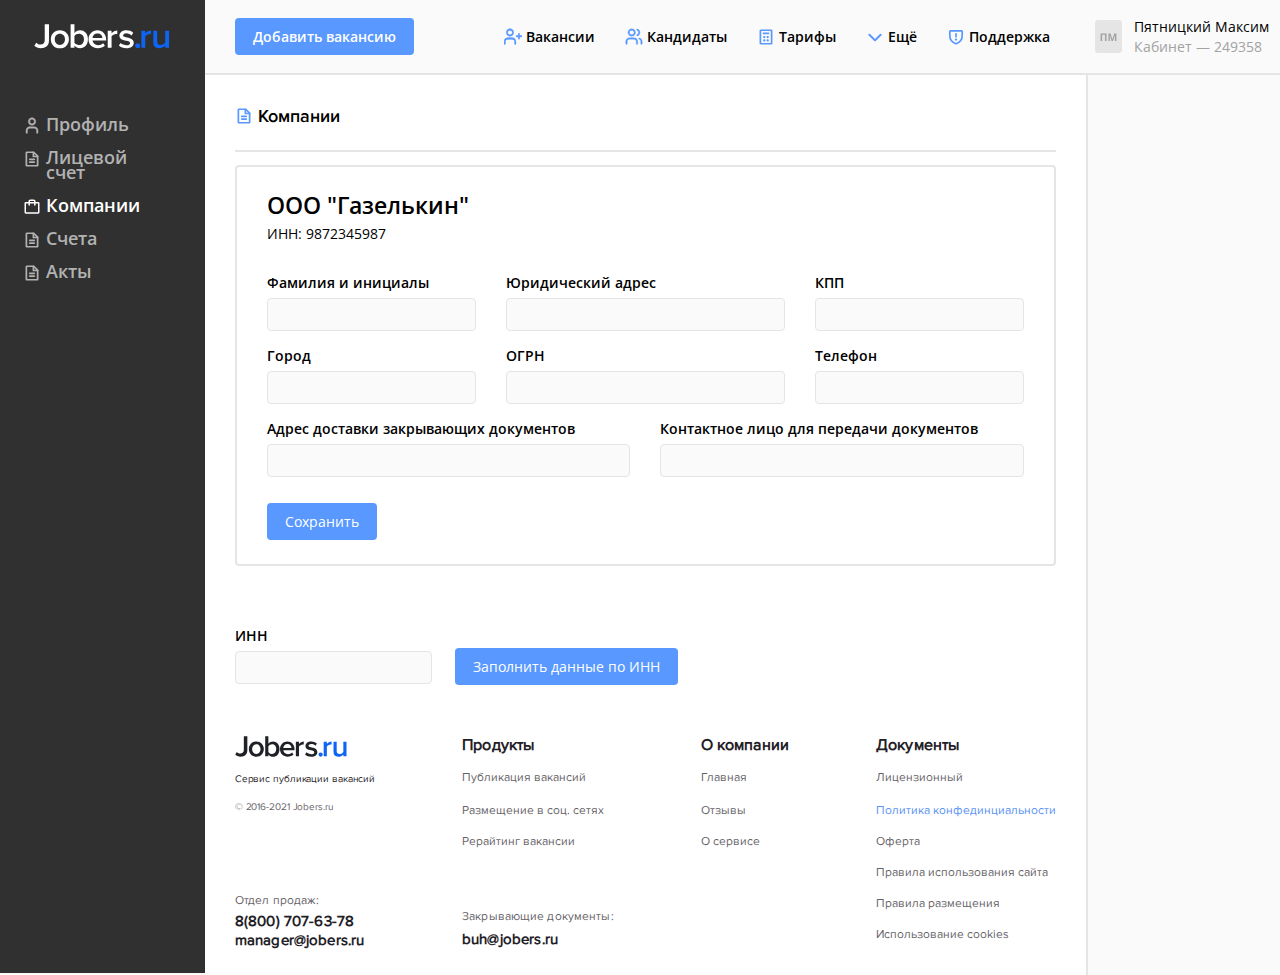
<file: company.html>
<!DOCTYPE html>
<html lang="en">

<head>
    <meta charset="UTF-8">
    <meta name="viewport" content="width=device-width, initial-scale=1.0">
    <link rel="stylesheet " href="css/style.css">
    <title>Компании</title>
</head>

<body>
    <div class="wrapper ">
        <header>
            <div class="header-body">
                <div class="header__column">
                    <div class="header__column-logo "><img src="/img/logo.svg " alt=" "></div>
                    <div class="header-menu__icon ">
                        <span></span>
                        <span></span>
                        <span></span>
                    </div>
                    <div class="header-menu">
                    </div>
                </div>
                <div class="header__column">
                    <div class="container">
                        <div class="header__column-btn btn ">
                            <a href="form-vacancies.html">Добавить вакансию</a>
                        </div>
                        <nav class="header__column-menu">
                            <ul class="header-bottom-menu__list ">
                                <li>
                                    <div class="header-bottom-menu__list-icon "><img src="/img/header/01.svg " alt=" ">
                                    </div>
                                    <a href="index.html">Вакансии</a>
                                </li>
                                <li>
                                    <div class="header-bottom-menu__list-icon "><img src="/img/header/02.svg " alt=" ">
                                    </div>
                                    <a href="response.html">Кандидаты</a>
                                </li>
                                <li>
                                    <div class="header-bottom-menu__list-icon "><img src="/img/header/03.svg " alt=" ">
                                    </div>
                                    <a href="Тарифы ">Тарифы</a>
                                </li>
                                <li>
                                    <div class="header-bottom-menu__list-icon "><img src="/img/header/04.svg " alt=" ">
                                    </div>
                                    <a>Ещё</a>
                                    <div class="more ">
                                        <div class="more-body ">
                                            <div class="more__list-body ">
                                                <ul class="more__list ">
                                                    <li class="more__list-item ">
                                                        <img src="/img/pop-up/icons/01.svg " alt=" ">
                                                        <a>Мои вакансии</a>
                                                    </li>
                                                    <li class="more__list-item ">
                                                        <img src="/img/pop-up/icons/02.svg " alt=" ">
                                                        <a href="response.html">Отклики</a>
                                                    </li>
                                                    <li class="more__list-item ">
                                                        <img src="/img/pop-up/icons/03.svg " alt=" ">
                                                        <a href="profile.html">Профиль</a>
                                                    </li>
                                                    <li class="more__list-item ">
                                                        <img src="/img/pop-up/icons/04.svg " alt=" ">
                                                        <a href="company.html">Компании</a>
                                                    </li>
                                                    <li class="more__list-item ">
                                                        <img src="/img/pop-up/icons/05.svg " alt=" ">
                                                        <a>Счета и акты</a>
                                                    </li>
                                                    <li class="more__list-item ">
                                                        <img src="/img/pop-up/icons/06.svg " alt=" ">
                                                        <a>Тарифы</a>
                                                    </li>
                                                    <li class="more__list-item support-sub">
                                                        <img src="/img/pop-up/icons/07.svg " alt=" ">
                                                        <a>Поддержка</a>
                                                    </li>
                                                </ul>
                                            </div>
                                        </div>
                                    </div>
                                </li>
                                <li>
                                    <div class="header-bottom-menu__list-icon "><img src="/img/header/05.svg " alt=" ">
                                    </div>
                                    <a>Поддержка</a>
                                    <div class="support ">
                                        <div class="support-body ">
                                            <div class="support-first-line ">
                                                <div class="support__id ">Ваш id</div>
                                                <div class="support__close "><img src="./img/pop-up/support/icons/close.svg " alt=" "></div>
                                            </div>
                                            <div class="support__id-number ">9817245</div>
                                            <div class="support__post ">Персональный менеджер</div>
                                            <div class="support__img "><img src="./img/pop-up/support/img-foto.svg " alt=" "></div>
                                            <div class="support__fio ">Сергей Зарзов</div>
                                            <div class="support__email before ">
                                                <a href="mailto:zarzov.s@expas.ru ">zarzov.s@expas.ru</a>
                                            </div>
                                            <div class="support__phone before ">
                                                <a href=" ">8 (812) 200-01-03</a><br>Добавить 208
                                            </div>
                                            <div class="support__info ">Звоните по любому вопросу<br>с 09:00 до 18:00
                                            </div>
                                        </div>
                                    </div>
                                </li>
                            </ul>
                        </nav>
                    </div>
                </div>
                <div class="header__column ">
                    <div class="header__column-login ">
                        <div class="header__column-login-column ">
                            <div class="header__column-login-column-icon "><img src="/img/header/image.svg " alt=" ">
                            </div>
                        </div>
                        <div class="header__column-login-column ">
                            <div class="header__column-login-column-info ">
                                <div class="header__column-login-column-info-name ">Пятницкий Максим</div>
                                <div class="header__column-login-column-info-number ">Кабинет — 249358</div>
                            </div>
                        </div>
                        <div class="header__column-login-column-arrow "><img src="/img/header/arrow_down.svg " alt=" ">
                        </div>
                        <div class="profile ">
                            <div class="profile-body ">
                                <div class="profile__list-body ">
                                    <ul class="profile__list ">
                                        <li class="profile__list-item ">
                                            <img src="/img/pop-up/icons/03.svg " alt=" ">
                                            <a href="profile.html">Профиль</a>
                                        </li>
                                        <li class="profile__list-item ">
                                            <img src="/img/pop-up/icons/04.svg " alt=" ">
                                            <a href="company.html">Компании</a>
                                        </li>
                                        <li class="profile__list-item ">
                                            <img src="/img/pop-up/icons/05.svg " alt=" ">
                                            <a>Счета и акты</a>
                                        </li>
                                    </ul>
                                </div>
                            </div>
                        </div>
                    </div>
                </div>
            </div>
        </header>
        <div class="main ">
            <aside class="main__column sidebar-filters ">
                <div class="sidebar-filters-body ">
                    <div class="sidebar-filters__item profile__menu-item">                        
                        <ul class="sidebar-filters__list ">
                            <li class="sidebar-filters__list-items profile__menu prof ">
                                <a href="profile.html">Профиль</a>                                
                            </li>
                            <li class="sidebar-filters__list-items profile__menu check">
                                <a href="personal-account.html">Лицевой счет</a>
                            </li>
                            <li class="sidebar-filters__list-items profile__menu company active">
                                <a href="company.html">Компании</a>
                            </li>
                            <li class="sidebar-filters__list-items profile__menu all-check">
                                <a href="all-check.html">Счета</a>
                            </li>
                            <li class="sidebar-filters__list-items profile__menu act">
                                <a href="act.html">Акты</a>
                            </li>                            
                        </ul>
                    </div>                    
                </div>
            </aside>
            <section class="main__column ">
                <div class="content-profile">
                    <div class="container">
                        <div class="content-profile__body">                            
                            <div class="content-profile__row">
                                <div class="row__column">
                                    <form class="row__column-body">
                                        <div class="profile__title company">Компании</div>
                                        <div class="profile__info profile__info-company">
                                            <div class="info-company__header">
                                                <div class="info-company__title">ООО "Газелькин"</div>
                                                <div class="info-company__subtitle">ИНН:  9872345987</div>
                                            </div>
                                            <div class="company__row first-row">
                                                <div class="company__row-column column-left">
                                                    <div class="profile__fields">
                                                        <div class="fields__title">Фамилия и инициалы</div>
                                                        <input type="text" id="fio">
                                                    </div>
                                                    <div class="profile__fields">
                                                        <div class="fields__title">Город</div>
                                                        <input type="text" id="city">
                                                    </div>
                                                </div>
                                                <div class="company__row-column column-center">
                                                    <div class="profile__fields">
                                                        <div class="fields__title">Юридический адрес</div>
                                                        <input type="text" id="adress-ur">
                                                    </div>
                                                    <div class="profile__fields">
                                                        <div class="fields__title">ОГРН</div>
                                                        <input type="text" id="ogrn">
                                                    </div>
                                                </div> 
                                                <div class="company__row-column column-right">
                                                    <div class="profile__fields">
                                                        <div class="fields__title">КПП</div>
                                                        <input type="text" id="kpp">
                                                    </div>
                                                    <div class="profile__fields">
                                                        <div class="fields__title">Телефон</div>
                                                        <input type="text" id="phone">
                                                    </div>
                                                </div>                                                                                               
                                            </div> 
                                            <div class="company__row second-row">
                                                <div class="profile__fields">
                                                    <div class="fields__title">Адрес доставки закрывающих документов</div>
                                                    <input type="text" id="adress">
                                                </div>
                                                <div class="profile__fields">
                                                    <div class="fields__title">Контактное лицо для передачи документов</div>
                                                    <input type="text" id="contact">
                                                </div>                                               
                                            </div>
                                            <button type="submit" class="btn-blue">
                                                <a href="">Сохранить</a>
                                            </button>                                            
                                        </div>
                                        
                                    </form>
                                </div>                                
                            </div>
                            <div class="content-profile__row content-company__row">
                                <div class="row__column">
                                    <form class="row__column-body">
                                        <div class="profile__title new-payer">Добавить нового плательщика</div>
                                        <div class="profile__info profile__info-payer-fields">
                                            <div class="profile__fields">
                                                <div class="fields__title">ИНН</div>
                                                <input type="text" id="inn">
                                            </div>
                                            <button type="submit" class="btn-blue">
                                                <a href="">Заполнить данные по ИНН</a>
                                            </button>                                           
                                        </div>
                                        
                                    </form>
                                </div>                                
                            </div>
                        </div>
                    </div>
                </div>
                <footer>
                    <div class="container ">
                        <div class="footer-body ">
                            <div class="footer__column ">
                                <div class="footer__column-body ">
                                    <div class="footer__company ">
                                        <div class="company__logo "><img src="/img/main/footer/logo-mini.svg " alt=" "></div>
                                        <div class="company__description ">Сервис публикации вакансий</div>
                                        <div class="company__copywrite ">© 2016-2021 Jobers.ru</div>
                                    </div>
                                    <div class="footer__sales ">
                                        <div class="footer__subtitle ">Отдел продаж:</div>
                                        <div class="sales__phone ">
                                            <a href=" ">8(800) 707-63-78</a>
                                        </div>
                                        <div class="sales__email ">
                                            <a href="mailto:manager@jobers.ru ">manager@jobers.ru</a>
                                        </div>
                                    </div>
                                </div>
                            </div>
                            <div class="footer__column ">
                                <div class="footer__column-body ">
                                    <div class="footer__products ">
                                        <div class="footer__title ">Продукты</div>
                                        <ul class="footer__list ">
                                            <li>
                                                <a href=" ">Публикация вакансий</a>
                                            </li>
                                            <li>
                                                <a href=" ">Размещение в соц. сетях</a>
                                            </li>
                                            <li>
                                                <a href=" ">Рерайтинг вакансии</a>
                                            </li>
                                        </ul>
                                    </div>
                                    <div class="footer__documents-close ">
                                        <div class="footer__subtitle ">Закрывающие документы:</div>
                                        <div class="documents-close__email ">
                                            <a href="mailto:buh@jobers.ru ">buh@jobers.ru</a>
                                        </div>
                                    </div>
                                </div>
                            </div>
                            <div class="footer__column ">
                                <div class="footer__column-body ">
                                    <div class="footer__about ">
                                        <div class="footer__title ">О компании</div>
                                        <ul class="footer__list ">
                                            <li>
                                                <a href=" ">Главная</a>
                                            </li>
                                            <li>
                                                <a href=" ">Отзывы</a>
                                            </li>
                                            <li>
                                                <a href=" ">О сервисе</a>
                                            </li>
                                        </ul>
                                    </div>
                                </div>
                            </div>
                            <div class="footer__column ">
                                <div class="footer__column-body ">
                                    <div class="footer__documents ">
                                        <div class="footer__title ">Документы</div>
                                        <ul class="footer__list ">
                                            <li>
                                                <a href=" ">Лицензионный</a>
                                            </li>
                                            <li class="active ">
                                                <a href=" ">Политика конфединциальности</a>
                                            </li>
                                            <li>
                                                <a href=" ">Оферта</a>
                                            </li>
                                            <li>
                                                <a href=" ">Правила использования сайта</a>
                                            </li>
                                            <li>
                                                <a href=" ">Правила размещения</a>
                                            </li>
                                            <li>
                                                <a href=" ">Использование cookies</a>
                                            </li>
                                        </ul>
                                    </div>
                                </div>
                            </div>
                        </div>
                    </div>
                </footer>      
            </section>
            <aside class="main__column "></aside>
        </div>
    </div>
    </div>
    <script src="/js/jquery_3.3.1.min.js"></script>
    <script src="/js/script.js "></script>
</body>

</html>

</html>
</file>
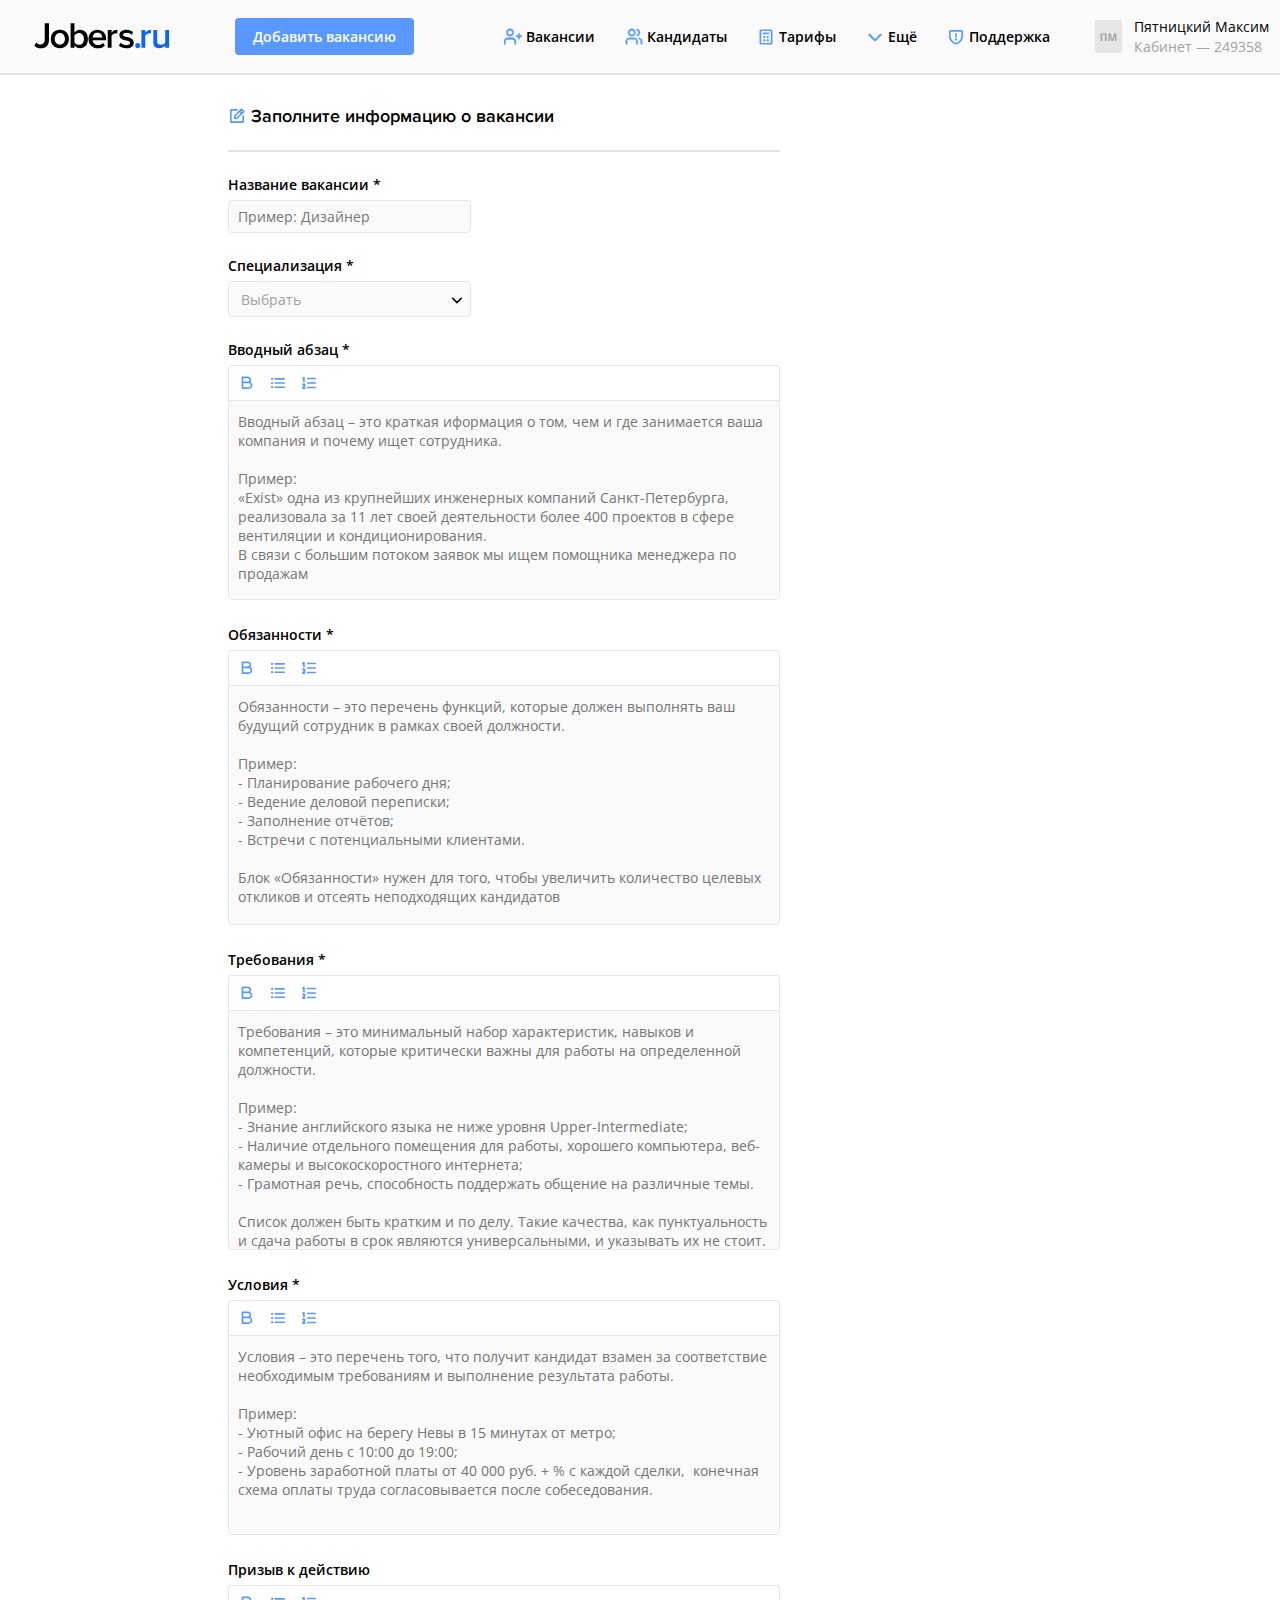
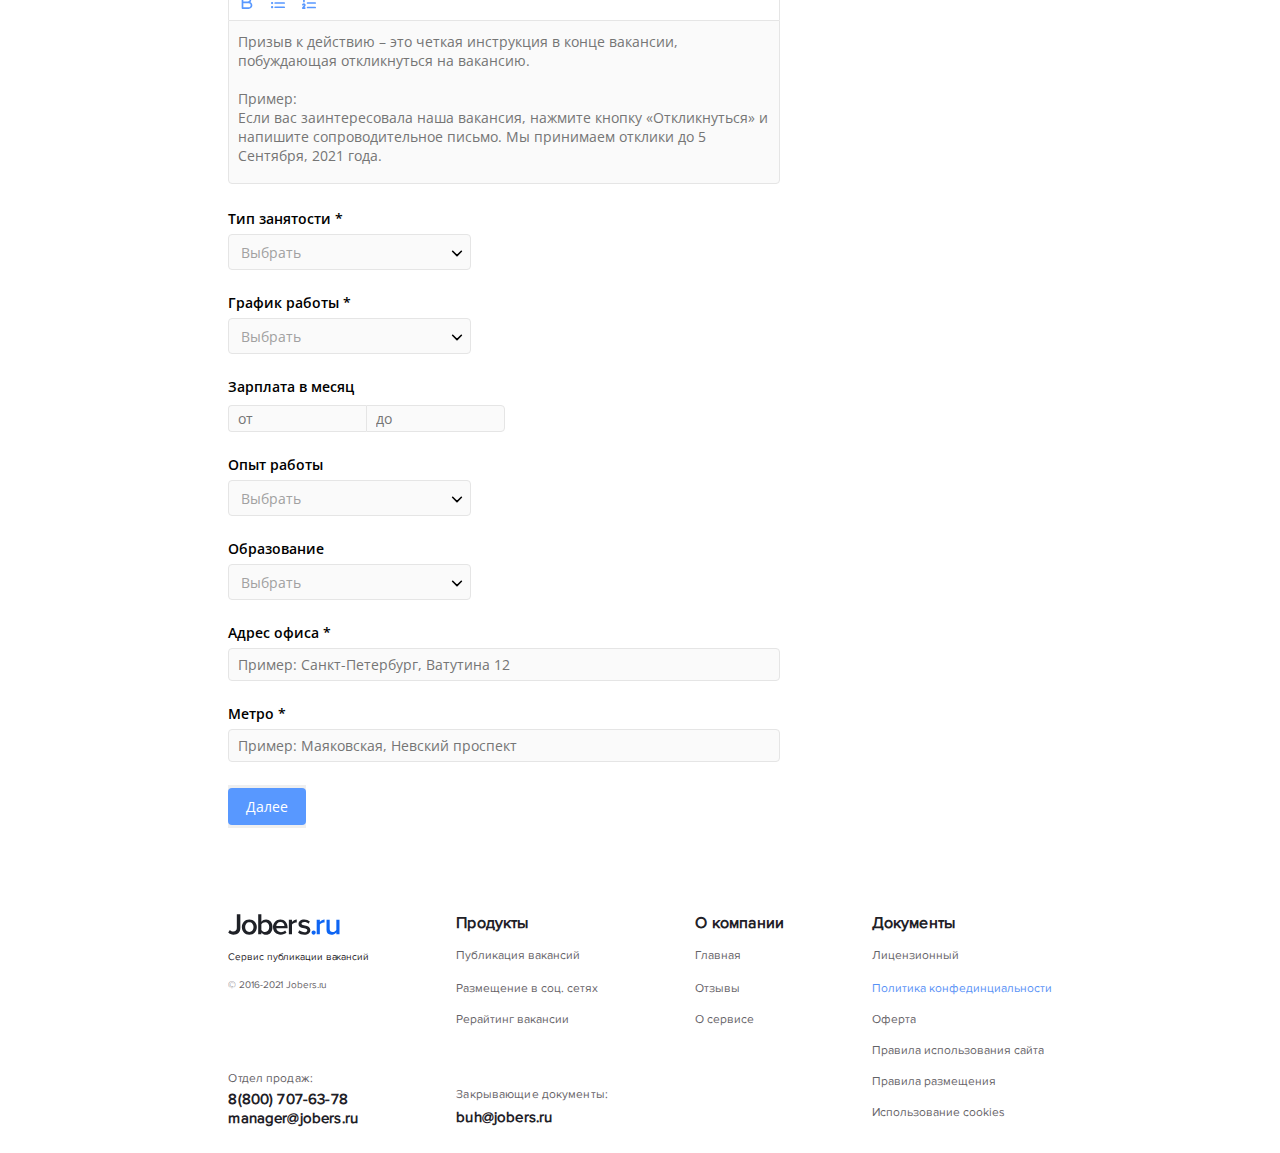
<file: form-vacancies.html>
<!DOCTYPE html>
<html lang="en">

<head>
    <meta charset="UTF-8">
    <meta name="viewport" content="width=device-width, initial-scale=1.0">
    <link rel="stylesheet " href="css/style.css">
    <title>Форма вакансии</title>
</head>

<body>
    <div class="wrapper">
        <header>
            <div class="header-body">
                <div class="header__column no-backgraund">
                    <div class="header__column-logo"><img src="/img/logo-black.svg " alt=" "></div>
                    <div class="header-menu__icon header-menu__icon-none">
                        <span></span>
                        <span></span>
                        <span></span>
                    </div>
                    <div class="header-menu">
                    </div>
                </div>
                <div class="header__column">
                    <div class="container">
                        <div class="header__column-btn btn ">
                            <a href="form-vacancies.html">Добавить вакансию</a>
                        </div>
                        <nav class="header__column-menu">
                            <ul class="header-bottom-menu__list ">
                                <li>
                                    <div class="header-bottom-menu__list-icon "><img src="/img/header/01.svg " alt=" ">
                                    </div>
                                    <a href="index.html">Вакансии</a>
                                </li>
                                <li>
                                    <div class="header-bottom-menu__list-icon "><img src="/img/header/02.svg " alt=" ">
                                    </div>
                                    <a href="response.html">Кандидаты</a>
                                </li>
                                <li>
                                    <div class="header-bottom-menu__list-icon "><img src="/img/header/03.svg " alt=" ">
                                    </div>
                                    <a href="Тарифы ">Тарифы</a>
                                </li>
                                <li>
                                    <div class="header-bottom-menu__list-icon "><img src="/img/header/04.svg " alt=" ">
                                    </div>
                                    <a>Ещё</a>
                                    <div class="more ">
                                        <div class="more-body ">
                                            <div class="more__list-body ">
                                                <ul class="more__list ">
                                                    <li class="more__list-item ">
                                                        <img src="/img/pop-up/icons/01.svg " alt=" ">
                                                        <a>Мои вакансии</a>
                                                    </li>
                                                    <li class="more__list-item ">
                                                        <img src="/img/pop-up/icons/02.svg " alt=" ">
                                                        <a href="response.html">Отклики</a>
                                                    </li>
                                                    <li class="more__list-item ">
                                                        <img src="/img/pop-up/icons/03.svg " alt=" ">
                                                        <a href="profile.html">Профиль</a>
                                                    </li>
                                                    <li class="more__list-item ">
                                                        <img src="/img/pop-up/icons/04.svg " alt=" ">
                                                        <a href="company.html">Компании</a>
                                                    </li>
                                                    <li class="more__list-item ">
                                                        <img src="/img/pop-up/icons/05.svg " alt=" ">
                                                        <a>Счета и акты</a>
                                                    </li>
                                                    <li class="more__list-item ">
                                                        <img src="/img/pop-up/icons/06.svg " alt=" ">
                                                        <a>Тарифы</a>
                                                    </li>
                                                    <li class="more__list-item support-sub">
                                                        <img src="/img/pop-up/icons/07.svg " alt=" ">
                                                        <a>Поддержка</a>
                                                    </li>
                                                </ul>
                                            </div>
                                        </div>
                                    </div>
                                </li>
                                <li>
                                    <div class="header-bottom-menu__list-icon "><img src="/img/header/05.svg " alt=" ">
                                    </div>
                                    <a>Поддержка</a>
                                    <div class="support ">
                                        <div class="support-body ">
                                            <div class="support-first-line ">
                                                <div class="support__id ">Ваш id</div>
                                                <div class="support__close "><img src="./img/pop-up/support/icons/close.svg " alt=" "></div>
                                            </div>
                                            <div class="support__id-number ">9817245</div>
                                            <div class="support__post ">Персональный менеджер</div>
                                            <div class="support__img "><img src="./img/pop-up/support/img-foto.svg " alt=" "></div>
                                            <div class="support__fio ">Сергей Зарзов</div>
                                            <div class="support__email before ">
                                                <a href="mailto:zarzov.s@expas.ru ">zarzov.s@expas.ru</a>
                                            </div>
                                            <div class="support__phone before ">
                                                <a href=" ">8 (812) 200-01-03</a><br>Добавить 208
                                            </div>
                                            <div class="support__info ">Звоните по любому вопросу<br>с 09:00 до 18:00
                                            </div>
                                        </div>
                                    </div>
                                </li>
                            </ul>
                        </nav>
                    </div>
                </div>
                <div class="header__column ">
                    <div class="header__column-login ">
                        <div class="header__column-login-column ">
                            <div class="header__column-login-column-icon "><img src="/img/header/image.svg " alt=" ">
                            </div>
                        </div>
                        <div class="header__column-login-column ">
                            <div class="header__column-login-column-info ">
                                <div class="header__column-login-column-info-name ">Пятницкий Максим</div>
                                <div class="header__column-login-column-info-number ">Кабинет — 249358</div>
                            </div>
                        </div>
                        <div class="header__column-login-column-arrow "><img src="/img/header/arrow_down.svg " alt=" ">
                        </div>
                        <div class="profile ">
                            <div class="profile-body ">
                                <div class="profile__list-body ">
                                    <ul class="profile__list ">
                                        <li class="profile__list-item ">
                                            <img src="/img/pop-up/icons/03.svg " alt=" ">
                                            <a>Профиль</a>
                                        </li>
                                        <li class="profile__list-item ">
                                            <img src="/img/pop-up/icons/04.svg " alt=" ">
                                            <a href="company.html">Компании</a>
                                        </li>
                                        <li class="profile__list-item ">
                                            <img src="/img/pop-up/icons/05.svg " alt=" ">
                                            <a>Счета и акты</a>
                                        </li>
                                    </ul>
                                </div>
                            </div>
                        </div>
                    </div>
                </div>
            </div>
        </header>
        <div class="main posted main__form-vacancy">                        
            <section class="main__column main__center">
                <div class="content-profile">
                    <div class="container">
                        <div class="content-profile__body">
                            <div class="">
                                <div class="row__column">
                                    <div class="row__column-body">
                                        <div class="profile__title all-check note-pencil">Заполните информацию о вакансии</div> 
                                        <form action="" class="form-vacancy">
                                            <div class="profile__fields form__fields">
                                                <div class="fields__title">Название вакансии *</div>
                                                <input type="text" required id="name-vacancy" placeholder="Пример: Дизайнер">
                                            </div>
                                            <div class="fields__title">Специализация *</div>
                                            <div class="select">                                                                                                
                                                <select class="top-filters__row-sort" name="type" required>                                        
                                                    <option class="top-filters__row-sort-date  value='1'">Выбрать</option>                                                                                
                                                </select>
                                            </div>
                                            <div class="fields__title">Вводный абзац *</div>
                                            <div class="form-format">
                                                <img src="/img/main/form-vacancy/bold.svg" alt="">
                                                <img src="/img/main/form-vacancy/ul.svg" alt="">
                                                <img src="/img/main/form-vacancy/ol.svg" alt="">
                                            </div>
                                            <textarea class="h240" required placeholder="Вводный абзац – это краткая иформация о том, чем и где занимается ваша компания и почему ищет сотрудника.

Пример:
«Exist» одна из крупнейших инженерных компаний Санкт-Петербурга, реализовала за 11 лет своей деятельности более 400 проектов в сфере вентиляции и кондиционирования.
В связи с большим потоком заявок мы ищем помощника менеджера по продажам"></textarea>
                                                <div class="fields__title">Обязанности *</div>
                                                <div class="form-format">
                                                    <img src="/img/main/form-vacancy/bold.svg" alt="">
                                                    <img src="/img/main/form-vacancy/ul.svg" alt="">
                                                    <img src="/img/main/form-vacancy/ol.svg" alt="">
                                                </div>
                                            <textarea class="h314" required placeholder="Обязанности – это перечень функций, которые должен выполнять ваш будущий сотрудник в рамках своей должности.

Пример:
- Планирование рабочего дня;
- Ведение деловой переписки;
- Заполнение отчётов;
- Встречи с потенциальными клиентами.
                                                
Блок «Обязанности» нужен для того, чтобы увеличить количество целевых откликов и отсеять неподходящих кандидатов"></textarea>
                                                    <div class="fields__title">Требования  *</div>
                                                    <div class="form-format">
                                                        <img src="/img/main/form-vacancy/bold.svg" alt="">
                                                        <img src="/img/main/form-vacancy/ul.svg" alt="">
                                                        <img src="/img/main/form-vacancy/ol.svg" alt="">
                                                    </div>
                                            <textarea class="h314" required placeholder="Требования – это минимальный набор характеристик, навыков и компетенций, которые критически важны для работы на определенной должности.

Пример:
- Знание английского языка не ниже уровня Upper-Intermediate;
- Наличие отдельного помещения для работы, хорошего компьютера, веб-камеры и высокоскоростного интернета;
- Грамотная речь, способность поддержать общение на различные темы.
                                                    
Список должен быть кратким и по делу. Такие качества, как пунктуальность и сдача работы в срок являются универсальными, и указывать их не стоит."></textarea>
                                                        <div class="fields__title">Условия   *</div>
                                            <div class="form-format">
                                                <img src="/img/main/form-vacancy/bold.svg" alt="">
                                                <img src="/img/main/form-vacancy/ul.svg" alt="">
                                                <img src="/img/main/form-vacancy/ol.svg" alt="">
                                            </div>
                                            <textarea class="h240" required placeholder="Условия – это перечень того, что получит кандидат взамен за соответствие необходимым требованиям и выполнение результата работы.

Пример:
- Уютный офис на берегу Невы в 15 минутах от метро;
- Рабочий день с 10:00 до 19:00;
- Уровень заработной платы от 40 000 руб. + % с каждой сделки,  конечная схема оплаты труда согласовывается после собеседования."></textarea>
                                                <div class="fields__title">Призыв к действию
                                                </div>
                                            <div class="form-format">
                                                <img src="/img/main/form-vacancy/bold.svg" alt="">
                                                <img src="/img/main/form-vacancy/ul.svg" alt="">
                                                <img src="/img/main/form-vacancy/ol.svg" alt="">
                                            </div>
                                            <textarea class="h190" placeholder="Призыв к действию – это четкая инструкция в конце вакансии, побуждающая откликнуться на вакансию.

Пример:
Если вас заинтересовала наша вакансия, нажмите кнопку «Откликнуться» и напишите сопроводительное письмо. Мы принимаем отклики до 5 Сентября, 2021 года."></textarea>
                                            <div class="fields__title">Тип занятости *</div>
                                            <div class="select">                                                                                                
                                                <select class="top-filters__row-sort" name="type" required>                                        
                                                    <option class="top-filters__row-sort-date  value='1'">Выбрать</option>                                                                                
                                                </select>
                                            </div>
                                            <div class="fields__title">График работы *</div>
                                            <div class="select">                                                                                                
                                                <select class="top-filters__row-sort" name="type" required>                                        
                                                    <option class="top-filters__row-sort-date  value='1'">Выбрать</option>                                                                                
                                                </select>
                                            </div>
                                            <div class="name fields__title">Зарплата в месяц</div>
                                                <div class="input input-duble ">
                                                    <input size="11" placeholder="от ">
                                                    <input size="11" placeholder="до ">
                                                </div>
                                            <div class="fields__title">Опыт работы</div>
                                            <div class="select">                                                                                                
                                                <select class="top-filters__row-sort" name="type">                                        
                                                    <option class="top-filters__row-sort-date  value='1'">Выбрать</option>                                                                                
                                                </select>
                                            </div>
                                            <div class="fields__title">Образование</div>
                                            <div class="select">                                                                                                
                                                <select class="top-filters__row-sort" name="type">                                        
                                                    <option class="top-filters__row-sort-date  value='1'">Выбрать</option>                                                                                
                                                </select>
                                            </div>
                                            <div class="profile__fields form__fields w100">
                                                <div class="fields__title">Адрес офиса *</div>
                                                <input type="text" required id="adress" placeholder="Пример: Санкт-Петербург, Ватутина 12">
                                            </div>
                                            <div class="form__map" id="map">
                                                <script type="text/javascript" charset="utf-8" async src="https://api-maps.yandex.ru/services/constructor/1.0/js/?um=constructor%3Af07e13ca6a2f457925d74e6b41c3e75946efcc58e83180c0235503ad6190da56&amp;width=100%&amp;height=364&amp;lang=ru_RU&amp;scroll=true"></script>
                                            </div>
                                            <div class="profile__fields form__fields w100">
                                                <div class="fields__title">Метро *</div>
                                                <input type="text" required id="subway" placeholder="Пример: Маяковская, Невский проспект">
                                            </div>
                                            <div class="form-hidden">
                                                <div class="fields__title">Тарифы на лицевом счете</div> 
                                                <ul class="tariff__list">
                                                    <li class="tariff__item radio">
                                                        <input class="radio__input" type="radio" name="tarif" id="standart">
                                                        <label class="radio__label" for="standart">Стандарт</label>
                                                        <p>Первые 7 дней публикация выделена цветом, брендирована логотипом вашей компании и находится вверху поисковой выдачи, вакансия отправляется  рассылке подходящим соискателям, расмещается на 30 дней.</p>
                                                        <p>15 публикаций на счету</p>
                                                    </li>
                                                    <li class="tariff__item radio">
                                                        <input class="radio__input" type="radio" name="tarif" id="max">
                                                        <label class="radio__label" for="max">Максимальный с автообновлением</label>
                                                        <p>Первые 7 дней публикация выделена цветом, брендирована логотипом вашей компании и находится вверху поисковой выдачи, вакансия отправляется  рассылке подходящим соискателям, расмещается на 30 дней.</p>
                                                        <p>8 публикаций на счету</p>
                                                    </li>
                                                </ul>
                                            </div>
                                            <div class="form__btn-body">
                                                <button type="submit" class="form-btn btn-blue"><a >Далее</a></button>
                                                <button type="submit" class="btn-gray"><a >Выбрать новый тариф</a></button>
                                            </div>                                                                                                    
                                        </form>                                      
                                        
                                    </div>
                                </div>                                
                            </div>
                        </div>
                    </div>
                </div>
                <footer>
                    <div class="container ">
                        <div class="footer-body ">
                            <div class="footer__column ">
                                <div class="footer__column-body ">
                                    <div class="footer__company ">
                                        <div class="company__logo "><img src="/img/main/footer/logo-mini.svg " alt=" "></div>
                                        <div class="company__description ">Сервис публикации вакансий</div>
                                        <div class="company__copywrite ">© 2016-2021 Jobers.ru</div>
                                    </div>
                                    <div class="footer__sales ">
                                        <div class="footer__subtitle ">Отдел продаж:</div>
                                        <div class="sales__phone ">
                                            <a href=" ">8(800) 707-63-78</a>
                                        </div>
                                        <div class="sales__email ">
                                            <a href="mailto:manager@jobers.ru ">manager@jobers.ru</a>
                                        </div>
                                    </div>
                                </div>
                            </div>
                            <div class="footer__column ">
                                <div class="footer__column-body ">
                                    <div class="footer__products ">
                                        <div class="footer__title ">Продукты</div>
                                        <ul class="footer__list ">
                                            <li>
                                                <a href=" ">Публикация вакансий</a>
                                            </li>
                                            <li>
                                                <a href=" ">Размещение в соц. сетях</a>
                                            </li>
                                            <li>
                                                <a href=" ">Рерайтинг вакансии</a>
                                            </li>
                                        </ul>
                                    </div>
                                    <div class="footer__documents-close ">
                                        <div class="footer__subtitle ">Закрывающие документы:</div>
                                        <div class="documents-close__email ">
                                            <a href="mailto:buh@jobers.ru ">buh@jobers.ru</a>
                                        </div>
                                    </div>
                                </div>
                            </div>
                            <div class="footer__column ">
                                <div class="footer__column-body ">
                                    <div class="footer__about ">
                                        <div class="footer__title ">О компании</div>
                                        <ul class="footer__list ">
                                            <li>
                                                <a href=" ">Главная</a>
                                            </li>
                                            <li>
                                                <a href=" ">Отзывы</a>
                                            </li>
                                            <li>
                                                <a href=" ">О сервисе</a>
                                            </li>
                                        </ul>
                                    </div>
                                </div>
                            </div>
                            <div class="footer__column ">
                                <div class="footer__column-body ">
                                    <div class="footer__documents ">
                                        <div class="footer__title ">Документы</div>
                                        <ul class="footer__list ">
                                            <li>
                                                <a href=" ">Лицензионный</a>
                                            </li>
                                            <li class="active ">
                                                <a href=" ">Политика конфединциальности</a>
                                            </li>
                                            <li>
                                                <a href=" ">Оферта</a>
                                            </li>
                                            <li>
                                                <a href=" ">Правила использования сайта</a>
                                            </li>
                                            <li>
                                                <a href=" ">Правила размещения</a>
                                            </li>
                                            <li>
                                                <a href=" ">Использование cookies</a>
                                            </li>
                                        </ul>
                                    </div>
                                </div>
                            </div>
                        </div>
                    </div>
                </footer>      
            </section>                      
        </div>
    </div>
    </div>
    <script src="/js/jquery_3.3.1.min.js"></script>
    <!-- <script src="https://maps.google.com/maps/api/js?sensor=false&amp;key="></script> -->
    
    <script src="/js/script.js "></script>
</body>

</html>

</html>
</file>
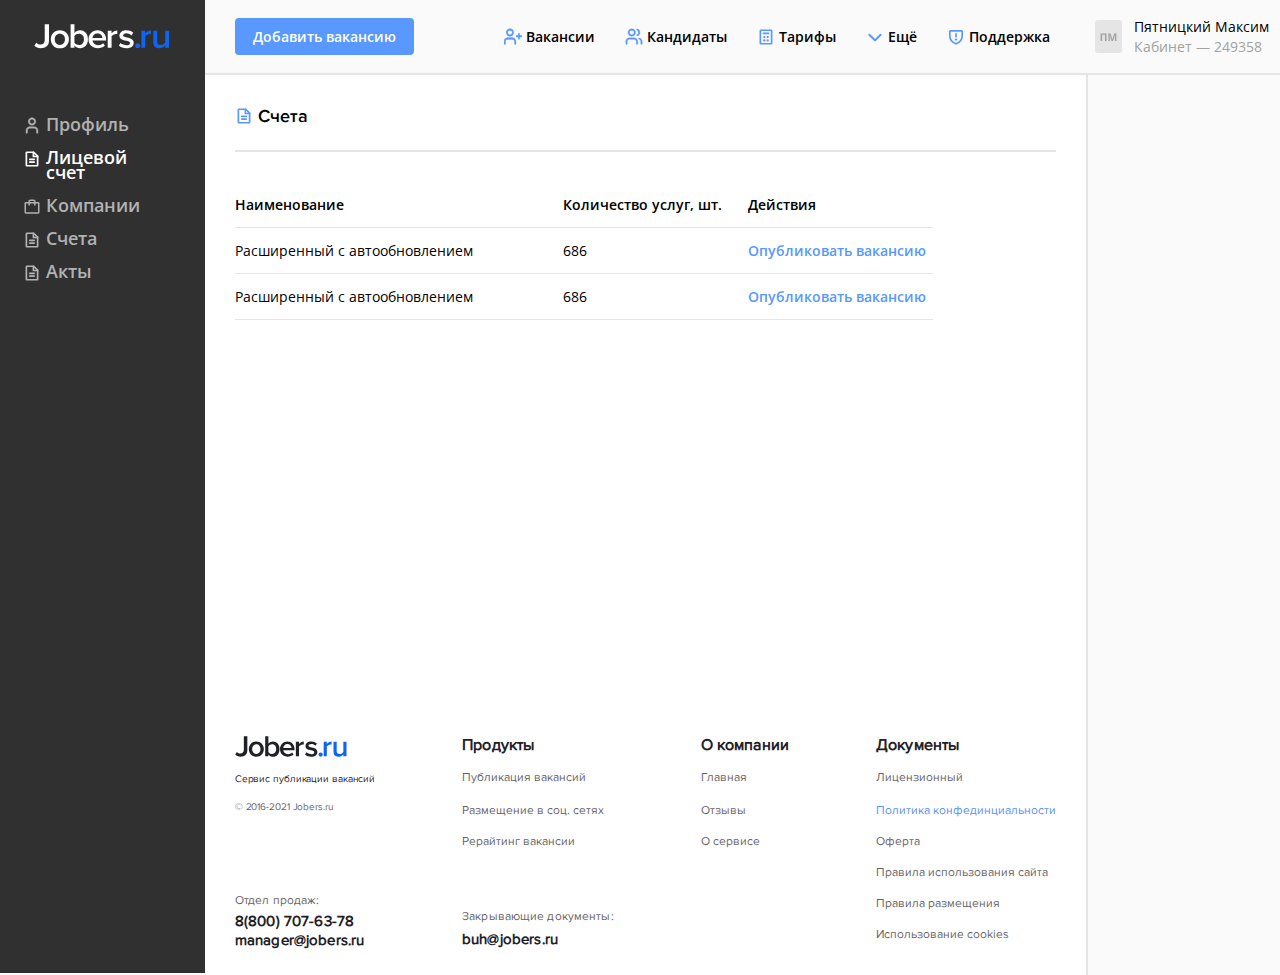
<file: personal-account.html>
<!DOCTYPE html>
<html lang="en">

<head>
    <meta charset="UTF-8">
    <meta name="viewport" content="width=device-width, initial-scale=1.0">
    <link rel="stylesheet " href="css/style.css">
    <title>Личный счет</title>
</head>

<body>
    <div class="wrapper ">
        <header>
            <div class="header-body">
                <div class="header__column">
                    <div class="header__column-logo "><img src="/img/logo.svg " alt=" "></div>
                    <div class="header-menu__icon ">
                        <span></span>
                        <span></span>
                        <span></span>
                    </div>
                    <div class="header-menu">
                    </div>
                </div>
                <div class="header__column">
                    <div class="container">
                        <div class="header__column-btn btn ">
                            <a href="form-vacancies.html">Добавить вакансию</a>
                        </div>
                        <nav class="header__column-menu">
                            <ul class="header-bottom-menu__list ">
                                <li>
                                    <div class="header-bottom-menu__list-icon "><img src="/img/header/01.svg " alt=" ">
                                    </div>
                                    <a href="index.html">Вакансии</a>
                                </li>
                                <li>
                                    <div class="header-bottom-menu__list-icon "><img src="/img/header/02.svg " alt=" ">
                                    </div>
                                    <a href="response.html">Кандидаты</a>
                                </li>
                                <li>
                                    <div class="header-bottom-menu__list-icon "><img src="/img/header/03.svg " alt=" ">
                                    </div>
                                    <a href="Тарифы ">Тарифы</a>
                                </li>
                                <li>
                                    <div class="header-bottom-menu__list-icon "><img src="/img/header/04.svg " alt=" ">
                                    </div>
                                    <a>Ещё</a>
                                    <div class="more ">
                                        <div class="more-body ">
                                            <div class="more__list-body ">
                                                <ul class="more__list ">
                                                    <li class="more__list-item ">
                                                        <img src="/img/pop-up/icons/01.svg " alt=" ">
                                                        <a>Мои вакансии</a>
                                                    </li>
                                                    <li class="more__list-item ">
                                                        <img src="/img/pop-up/icons/02.svg " alt=" ">
                                                        <a href="response.html">Отклики</a>
                                                    </li>
                                                    <li class="more__list-item ">
                                                        <img src="/img/pop-up/icons/03.svg " alt=" ">
                                                        <a href="profile.html">Профиль</a>
                                                    </li>
                                                    <li class="more__list-item ">
                                                        <img src="/img/pop-up/icons/04.svg " alt=" ">
                                                        <a href="company.html">Компании</a>
                                                    </li>
                                                    <li class="more__list-item ">
                                                        <img src="/img/pop-up/icons/05.svg " alt=" ">
                                                        <a>Счета и акты</a>
                                                    </li>
                                                    <li class="more__list-item ">
                                                        <img src="/img/pop-up/icons/06.svg " alt=" ">
                                                        <a>Тарифы</a>
                                                    </li>
                                                    <li class="more__list-item support-sub">
                                                        <img src="/img/pop-up/icons/07.svg " alt=" ">
                                                        <a>Поддержка</a>
                                                    </li>
                                                </ul>
                                            </div>
                                        </div>
                                    </div>
                                </li>
                                <li>
                                    <div class="header-bottom-menu__list-icon "><img src="/img/header/05.svg " alt=" ">
                                    </div>
                                    <a>Поддержка</a>
                                    <div class="support ">
                                        <div class="support-body ">
                                            <div class="support-first-line ">
                                                <div class="support__id ">Ваш id</div>
                                                <div class="support__close "><img src="./img/pop-up/support/icons/close.svg " alt=" "></div>
                                            </div>
                                            <div class="support__id-number ">9817245</div>
                                            <div class="support__post ">Персональный менеджер</div>
                                            <div class="support__img "><img src="./img/pop-up/support/img-foto.svg " alt=" "></div>
                                            <div class="support__fio ">Сергей Зарзов</div>
                                            <div class="support__email before ">
                                                <a href="mailto:zarzov.s@expas.ru ">zarzov.s@expas.ru</a>
                                            </div>
                                            <div class="support__phone before ">
                                                <a href=" ">8 (812) 200-01-03</a><br>Добавить 208
                                            </div>
                                            <div class="support__info ">Звоните по любому вопросу<br>с 09:00 до 18:00
                                            </div>
                                        </div>
                                    </div>
                                </li>
                            </ul>
                        </nav>
                    </div>
                </div>
                <div class="header__column ">
                    <div class="header__column-login ">
                        <div class="header__column-login-column ">
                            <div class="header__column-login-column-icon "><img src="/img/header/image.svg " alt=" ">
                            </div>
                        </div>
                        <div class="header__column-login-column ">
                            <div class="header__column-login-column-info ">
                                <div class="header__column-login-column-info-name ">Пятницкий Максим</div>
                                <div class="header__column-login-column-info-number ">Кабинет — 249358</div>
                            </div>
                        </div>
                        <div class="header__column-login-column-arrow "><img src="/img/header/arrow_down.svg " alt=" ">
                        </div>
                        <div class="profile ">
                            <div class="profile-body ">
                                <div class="profile__list-body ">
                                    <ul class="profile__list ">
                                        <li class="profile__list-item ">
                                            <img src="/img/pop-up/icons/03.svg " alt=" ">
                                            <a>Профиль</a>
                                        </li>
                                        <li class="profile__list-item ">
                                            <img src="/img/pop-up/icons/04.svg " alt=" ">
                                            <a href="company.html">Компании</a>
                                        </li>
                                        <li class="profile__list-item ">
                                            <img src="/img/pop-up/icons/05.svg " alt=" ">
                                            <a>Счета и акты</a>
                                        </li>
                                    </ul>
                                </div>
                            </div>
                        </div>
                    </div>
                </div>
            </div>
        </header>
        <div class="main ">
            <aside class="main__column sidebar-filters ">
                <div class="sidebar-filters-body ">
                    <div class="sidebar-filters__item profile__menu-item">                        
                        <ul class="sidebar-filters__list ">
                            <li class="sidebar-filters__list-items profile__menu prof ">
                                <a href="profile.html">Профиль</a>                                
                            </li>
                            <li class="sidebar-filters__list-items profile__menu check active">
                                <a href="personal-account.html">Лицевой счет</a>
                            </li>
                            <li class="sidebar-filters__list-items profile__menu company">
                                <a href="company.html">Компании</a>
                            </li>
                            <li class="sidebar-filters__list-items profile__menu all-check">
                                <a href="all-check.html">Счета</a>
                            </li>
                            <li class="sidebar-filters__list-items profile__menu act">
                                <a href="act.html">Акты</a>
                            </li>                            
                        </ul>
                    </div>                    
                </div>
            </aside>
            <section class="main__column ">
                <div class="content-profile">
                    <div class="container">
                        <div class="content-profile__body">
                            <div class="">
                                <div class="row__column">
                                    <div class="row__column-body">
                                        <div class="profile__title all-check">Счета</div>                                        
                                        <div class="all-check__table">
                                            <div class="all-check__header act__header personal__header">
                                                <li class="all-check__header-title personal__header-title first">Наименование</li>
                                                <li class="all-check__header-title personal__header-title">Количество услуг, шт.</li>                                                
                                                <li class="all-check__header-title personal__header-title">Действия</li>
                                            </div>
                                            <div class="all-check__row act__row">
                                                <li class="all-check__row-title personal__row-title first">Расширенный с автообновлением</li>
                                                <li class="all-check__row-title personal__row-title">686</li>
                                                <li class="all-check__row-title personal__row-title links"><a href="">Опубликовать вакансию</a></li>                                                
                                            </div>
                                            <div class="all-check__row act__row">
                                                <li class="all-check__row-title personal__row-title first">Расширенный с автообновлением</li>
                                                <li class="all-check__row-title personal__row-title">686</li>
                                                <li class="all-check__row-title personal__row-title links"><a href="">Опубликовать вакансию</a></li>
                                            </div>
                                        </div>
                                    </div>
                                </div>                                
                            </div>
                        </div>
                    </div>
                </div>
                <footer>
                    <div class="container ">
                        <div class="footer-body ">
                            <div class="footer__column ">
                                <div class="footer__column-body ">
                                    <div class="footer__company ">
                                        <div class="company__logo "><img src="/img/main/footer/logo-mini.svg " alt=" "></div>
                                        <div class="company__description ">Сервис публикации вакансий</div>
                                        <div class="company__copywrite ">© 2016-2021 Jobers.ru</div>
                                    </div>
                                    <div class="footer__sales ">
                                        <div class="footer__subtitle ">Отдел продаж:</div>
                                        <div class="sales__phone ">
                                            <a href=" ">8(800) 707-63-78</a>
                                        </div>
                                        <div class="sales__email ">
                                            <a href="mailto:manager@jobers.ru ">manager@jobers.ru</a>
                                        </div>
                                    </div>
                                </div>
                            </div>
                            <div class="footer__column ">
                                <div class="footer__column-body ">
                                    <div class="footer__products ">
                                        <div class="footer__title ">Продукты</div>
                                        <ul class="footer__list ">
                                            <li>
                                                <a href=" ">Публикация вакансий</a>
                                            </li>
                                            <li>
                                                <a href=" ">Размещение в соц. сетях</a>
                                            </li>
                                            <li>
                                                <a href=" ">Рерайтинг вакансии</a>
                                            </li>
                                        </ul>
                                    </div>
                                    <div class="footer__documents-close ">
                                        <div class="footer__subtitle ">Закрывающие документы:</div>
                                        <div class="documents-close__email ">
                                            <a href="mailto:buh@jobers.ru ">buh@jobers.ru</a>
                                        </div>
                                    </div>
                                </div>
                            </div>
                            <div class="footer__column ">
                                <div class="footer__column-body ">
                                    <div class="footer__about ">
                                        <div class="footer__title ">О компании</div>
                                        <ul class="footer__list ">
                                            <li>
                                                <a href=" ">Главная</a>
                                            </li>
                                            <li>
                                                <a href=" ">Отзывы</a>
                                            </li>
                                            <li>
                                                <a href=" ">О сервисе</a>
                                            </li>
                                        </ul>
                                    </div>
                                </div>
                            </div>
                            <div class="footer__column ">
                                <div class="footer__column-body ">
                                    <div class="footer__documents ">
                                        <div class="footer__title ">Документы</div>
                                        <ul class="footer__list ">
                                            <li>
                                                <a href=" ">Лицензионный</a>
                                            </li>
                                            <li class="active ">
                                                <a href=" ">Политика конфединциальности</a>
                                            </li>
                                            <li>
                                                <a href=" ">Оферта</a>
                                            </li>
                                            <li>
                                                <a href=" ">Правила использования сайта</a>
                                            </li>
                                            <li>
                                                <a href=" ">Правила размещения</a>
                                            </li>
                                            <li>
                                                <a href=" ">Использование cookies</a>
                                            </li>
                                        </ul>
                                    </div>
                                </div>
                            </div>
                        </div>
                    </div>
                </footer>      
            </section>
            <aside class="main__column "></aside>
        </div>
    </div>
    </div>
    <script src="/js/jquery_3.3.1.min.js"></script>
    <script src="/js/script.js "></script>
</body>

</html>

</html>
</file>
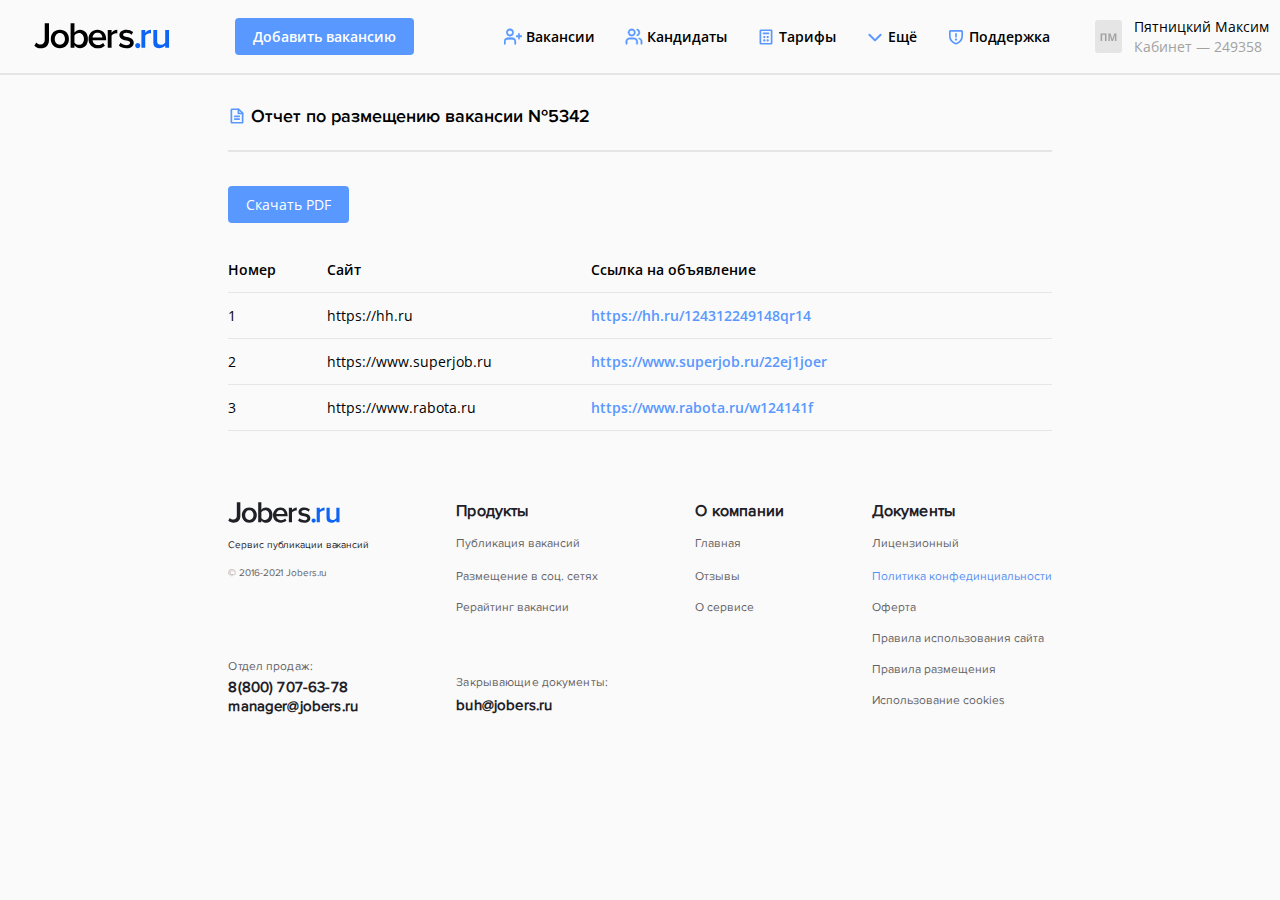
<file: posted-vacancies.html>
<!DOCTYPE html>
<html lang="en">

<head>
    <meta charset="UTF-8">
    <meta name="viewport" content="width=device-width, initial-scale=1.0">
    <link rel="stylesheet " href="css/style.css">
    <title>Размещенные вакансии</title>
</head>

<body>
    <div class="wrapper ">
        <header>
            <div class="header-body">
                <div class="header__column no-backgraund">
                    <div class="header__column-logo"><img src="/img/logo-black.svg " alt=" "></div>
                    <div class="header-menu__icon header-menu__icon-none">
                        <span></span>
                        <span></span>
                        <span></span>
                    </div>
                    <div class="header-menu">
                    </div>
                </div>
                <div class="header__column">
                    <div class="container">
                        <div class="header__column-btn btn ">
                            <a href="form-vacancies.html">Добавить вакансию</a>
                        </div>
                        <nav class="header__column-menu">
                            <ul class="header-bottom-menu__list ">
                                <li>
                                    <div class="header-bottom-menu__list-icon "><img src="/img/header/01.svg " alt=" ">
                                    </div>
                                    <a href="index.html">Вакансии</a>
                                </li>
                                <li>
                                    <div class="header-bottom-menu__list-icon "><img src="/img/header/02.svg " alt=" ">
                                    </div>
                                    <a href="response.html">Кандидаты</a>
                                </li>
                                <li>
                                    <div class="header-bottom-menu__list-icon "><img src="/img/header/03.svg " alt=" ">
                                    </div>
                                    <a href="Тарифы ">Тарифы</a>
                                </li>
                                <li>
                                    <div class="header-bottom-menu__list-icon "><img src="/img/header/04.svg " alt=" ">
                                    </div>
                                    <a>Ещё</a>
                                    <div class="more ">
                                        <div class="more-body ">
                                            <div class="more__list-body ">
                                                <ul class="more__list ">
                                                    <li class="more__list-item ">
                                                        <img src="/img/pop-up/icons/01.svg " alt=" ">
                                                        <a>Мои вакансии</a>
                                                    </li>
                                                    <li class="more__list-item ">
                                                        <img src="/img/pop-up/icons/02.svg " alt=" ">
                                                        <a href="response.html">Отклики</a>
                                                    </li>
                                                    <li class="more__list-item ">
                                                        <img src="/img/pop-up/icons/03.svg " alt=" ">
                                                        <a href="profile.html">Профиль</a>
                                                    </li>
                                                    <li class="more__list-item ">
                                                        <img src="/img/pop-up/icons/04.svg " alt=" ">
                                                        <a href="company.html">Компании</a>
                                                    </li>
                                                    <li class="more__list-item ">
                                                        <img src="/img/pop-up/icons/05.svg " alt=" ">
                                                        <a>Счета и акты</a>
                                                    </li>
                                                    <li class="more__list-item ">
                                                        <img src="/img/pop-up/icons/06.svg " alt=" ">
                                                        <a>Тарифы</a>
                                                    </li>
                                                    <li class="more__list-item support-sub">
                                                        <img src="/img/pop-up/icons/07.svg " alt=" ">
                                                        <a>Поддержка</a>
                                                    </li>
                                                </ul>
                                            </div>
                                        </div>
                                    </div>
                                </li>
                                <li>
                                    <div class="header-bottom-menu__list-icon "><img src="/img/header/05.svg " alt=" ">
                                    </div>
                                    <a>Поддержка</a>
                                    <div class="support ">
                                        <div class="support-body ">
                                            <div class="support-first-line ">
                                                <div class="support__id ">Ваш id</div>
                                                <div class="support__close "><img src="./img/pop-up/support/icons/close.svg " alt=" "></div>
                                            </div>
                                            <div class="support__id-number ">9817245</div>
                                            <div class="support__post ">Персональный менеджер</div>
                                            <div class="support__img "><img src="./img/pop-up/support/img-foto.svg " alt=" "></div>
                                            <div class="support__fio ">Сергей Зарзов</div>
                                            <div class="support__email before ">
                                                <a href="mailto:zarzov.s@expas.ru ">zarzov.s@expas.ru</a>
                                            </div>
                                            <div class="support__phone before ">
                                                <a href=" ">8 (812) 200-01-03</a><br>Добавить 208
                                            </div>
                                            <div class="support__info ">Звоните по любому вопросу<br>с 09:00 до 18:00
                                            </div>
                                        </div>
                                    </div>
                                </li>
                            </ul>
                        </nav>
                    </div>
                </div>
                <div class="header__column ">
                    <div class="header__column-login ">
                        <div class="header__column-login-column ">
                            <div class="header__column-login-column-icon "><img src="/img/header/image.svg " alt=" ">
                            </div>
                        </div>
                        <div class="header__column-login-column ">
                            <div class="header__column-login-column-info ">
                                <div class="header__column-login-column-info-name ">Пятницкий Максим</div>
                                <div class="header__column-login-column-info-number ">Кабинет — 249358</div>
                            </div>
                        </div>
                        <div class="header__column-login-column-arrow "><img src="/img/header/arrow_down.svg " alt=" ">
                        </div>
                        <div class="profile ">
                            <div class="profile-body ">
                                <div class="profile__list-body ">
                                    <ul class="profile__list ">
                                        <li class="profile__list-item ">
                                            <img src="/img/pop-up/icons/03.svg " alt=" ">
                                            <a>Профиль</a>
                                        </li>
                                        <li class="profile__list-item ">
                                            <img src="/img/pop-up/icons/04.svg " alt=" ">
                                            <a href="company.html">Компании</a>
                                        </li>
                                        <li class="profile__list-item ">
                                            <img src="/img/pop-up/icons/05.svg " alt=" ">
                                            <a>Счета и акты</a>
                                        </li>
                                    </ul>
                                </div>
                            </div>
                        </div>
                    </div>
                </div>
            </div>
        </header>
        <div class="main posted">                        
            <section class="main__column main__center">
                <div class="content-profile">
                    <div class="container">
                        <div class="content-profile__body">
                            <div class="">
                                <div class="row__column">
                                    <form class="row__column-body posted">
                                        <div class="profile__title all-check posted-title">Отчет по размещению вакансии №5342</div> 
                                        <button type="submit" class="posted-vacancies btn-blue"><a href="">Скачать PDF</a></button>                                       
                                        <div class="all-check__table">
                                            <div class="all-check__header personal__header">
                                                <li class="all-check__header-title personal__header-title first-12">Номер</li>
                                                <li class="all-check__header-title personal__header-title second-32">Сайт</li>                                                
                                                <li class="all-check__header-title personal__header-title">Ссылка на объявление</li>
                                            </div>
                                            <div class="all-check__row">
                                                <li class="all-check__row-title personal__row-title first-12">1</li>
                                                <li class="all-check__row-title personal__row-title second-32">https://hh.ru</li>
                                                <li class="all-check__row-title personal__row-title links"><a href="https://hh.ru/124312249148qr14">https://hh.ru/124312249148qr14</a></li>                                                
                                            </div>
                                            <div class="all-check__row">
                                                <li class="all-check__row-title personal__row-title first-12">2</li>
                                                <li class="all-check__row-title personal__row-title second-32">https://www.superjob.ru</li>
                                                <li class="all-check__row-title personal__row-title links"><a href="https://www.superjob.ru/22ej1joer">https://www.superjob.ru/22ej1joer</a></li>                                                
                                            </div>
                                            <div class="all-check__row">
                                                <li class="all-check__row-title personal__row-title first-12">3</li>
                                                <li class="all-check__row-title personal__row-title second-32">https://www.rabota.ru</li>
                                                <li class="all-check__row-title personal__row-title links"><a href="https://www.rabota.ru/w124141f">https://www.rabota.ru/w124141f</a></li>                                                
                                            </div>
                                        </div>
                                    </form>
                                </div>                                
                            </div>
                        </div>
                    </div>
                </div>
                <footer>
                    <div class="container ">
                        <div class="footer-body ">
                            <div class="footer__column ">
                                <div class="footer__column-body ">
                                    <div class="footer__company ">
                                        <div class="company__logo "><img src="/img/main/footer/logo-mini.svg " alt=" "></div>
                                        <div class="company__description ">Сервис публикации вакансий</div>
                                        <div class="company__copywrite ">© 2016-2021 Jobers.ru</div>
                                    </div>
                                    <div class="footer__sales ">
                                        <div class="footer__subtitle ">Отдел продаж:</div>
                                        <div class="sales__phone ">
                                            <a href=" ">8(800) 707-63-78</a>
                                        </div>
                                        <div class="sales__email ">
                                            <a href="mailto:manager@jobers.ru ">manager@jobers.ru</a>
                                        </div>
                                    </div>
                                </div>
                            </div>
                            <div class="footer__column ">
                                <div class="footer__column-body ">
                                    <div class="footer__products ">
                                        <div class="footer__title ">Продукты</div>
                                        <ul class="footer__list ">
                                            <li>
                                                <a href=" ">Публикация вакансий</a>
                                            </li>
                                            <li>
                                                <a href=" ">Размещение в соц. сетях</a>
                                            </li>
                                            <li>
                                                <a href=" ">Рерайтинг вакансии</a>
                                            </li>
                                        </ul>
                                    </div>
                                    <div class="footer__documents-close ">
                                        <div class="footer__subtitle ">Закрывающие документы:</div>
                                        <div class="documents-close__email ">
                                            <a href="mailto:buh@jobers.ru ">buh@jobers.ru</a>
                                        </div>
                                    </div>
                                </div>
                            </div>
                            <div class="footer__column ">
                                <div class="footer__column-body ">
                                    <div class="footer__about ">
                                        <div class="footer__title ">О компании</div>
                                        <ul class="footer__list ">
                                            <li>
                                                <a href=" ">Главная</a>
                                            </li>
                                            <li>
                                                <a href=" ">Отзывы</a>
                                            </li>
                                            <li>
                                                <a href=" ">О сервисе</a>
                                            </li>
                                        </ul>
                                    </div>
                                </div>
                            </div>
                            <div class="footer__column ">
                                <div class="footer__column-body ">
                                    <div class="footer__documents ">
                                        <div class="footer__title ">Документы</div>
                                        <ul class="footer__list ">
                                            <li>
                                                <a href=" ">Лицензионный</a>
                                            </li>
                                            <li class="active ">
                                                <a href=" ">Политика конфединциальности</a>
                                            </li>
                                            <li>
                                                <a href=" ">Оферта</a>
                                            </li>
                                            <li>
                                                <a href=" ">Правила использования сайта</a>
                                            </li>
                                            <li>
                                                <a href=" ">Правила размещения</a>
                                            </li>
                                            <li>
                                                <a href=" ">Использование cookies</a>
                                            </li>
                                        </ul>
                                    </div>
                                </div>
                            </div>
                        </div>
                    </div>
                </footer>      
            </section>                      
        </div>
    </div>
    </div>
    <script src="/js/jquery_3.3.1.min.js"></script>
    <script src="/js/script.js "></script>
</body>

</html>

</html>
</file>
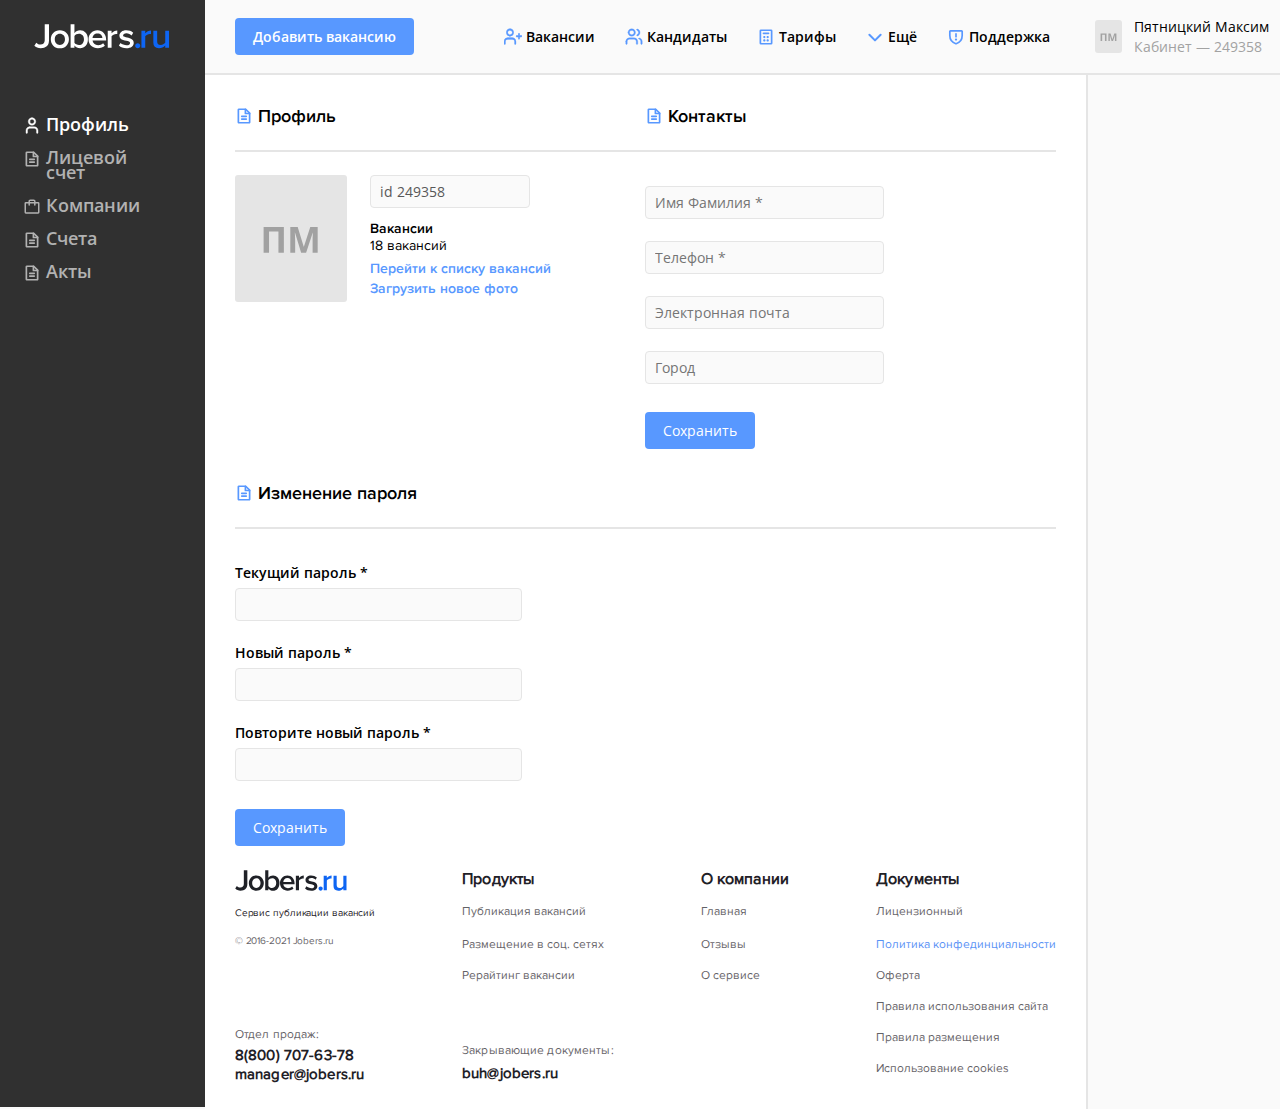
<file: profile.html>
<!DOCTYPE html>
<html lang="en">

<head>
    <meta charset="UTF-8">
    <meta name="viewport" content="width=device-width, initial-scale=1.0">
    <link rel="stylesheet " href="css/style.css">
    <title>Профиль</title>
</head>

<body>
    <div class="wrapper ">
        <header>
            <div class="header-body">
                <div class="header__column">
                    <div class="header__column-logo "><img src="/img/logo.svg " alt=" "></div>
                    <div class="header-menu__icon ">
                        <span></span>
                        <span></span>
                        <span></span>
                    </div>
                    <div class="header-menu">
                    </div>
                </div>
                <div class="header__column">
                    <div class="container">
                        <div class="header__column-btn btn ">
                            <a href="form-vacancies.html">Добавить вакансию</a>
                        </div>
                        <nav class="header__column-menu">
                            <ul class="header-bottom-menu__list ">
                                <li>
                                    <div class="header-bottom-menu__list-icon "><img src="/img/header/01.svg " alt=" ">
                                    </div>
                                    <a href="index.html">Вакансии</a>
                                </li>
                                <li>
                                    <div class="header-bottom-menu__list-icon "><img src="/img/header/02.svg " alt=" ">
                                    </div>
                                    <a href="response.html">Кандидаты</a>
                                </li>
                                <li>
                                    <div class="header-bottom-menu__list-icon "><img src="/img/header/03.svg " alt=" ">
                                    </div>
                                    <a href="Тарифы ">Тарифы</a>
                                </li>
                                <li>
                                    <div class="header-bottom-menu__list-icon "><img src="/img/header/04.svg " alt=" ">
                                    </div>
                                    <a>Ещё</a>
                                    <div class="more ">
                                        <div class="more-body ">
                                            <div class="more__list-body ">
                                                <ul class="more__list ">
                                                    <li class="more__list-item ">
                                                        <img src="/img/pop-up/icons/01.svg " alt=" ">
                                                        <a>Мои вакансии</a>
                                                    </li>
                                                    <li class="more__list-item ">
                                                        <img src="/img/pop-up/icons/02.svg " alt=" ">
                                                        <a href="response.html">Отклики</a>
                                                    </li>
                                                    <li class="more__list-item ">
                                                        <img src="/img/pop-up/icons/03.svg " alt=" ">
                                                        <a href="profile.html">Профиль</a>
                                                    </li>
                                                    <li class="more__list-item ">
                                                        <img src="/img/pop-up/icons/04.svg " alt=" ">
                                                        <a href="company.html">Компании</a>
                                                    </li>
                                                    <li class="more__list-item ">
                                                        <img src="/img/pop-up/icons/05.svg " alt=" ">
                                                        <a>Счета и акты</a>
                                                    </li>
                                                    <li class="more__list-item ">
                                                        <img src="/img/pop-up/icons/06.svg " alt=" ">
                                                        <a>Тарифы</a>
                                                    </li>
                                                    <li class="more__list-item support-sub">
                                                        <img src="/img/pop-up/icons/07.svg " alt=" ">
                                                        <a>Поддержка</a>
                                                    </li>
                                                </ul>
                                            </div>
                                        </div>
                                    </div>
                                </li>
                                <li>
                                    <div class="header-bottom-menu__list-icon "><img src="/img/header/05.svg " alt=" ">
                                    </div>
                                    <a>Поддержка</a>
                                    <div class="support ">
                                        <div class="support-body ">
                                            <div class="support-first-line ">
                                                <div class="support__id ">Ваш id</div>
                                                <div class="support__close "><img src="./img/pop-up/support/icons/close.svg " alt=" "></div>
                                            </div>
                                            <div class="support__id-number ">9817245</div>
                                            <div class="support__post ">Персональный менеджер</div>
                                            <div class="support__img "><img src="./img/pop-up/support/img-foto.svg " alt=" "></div>
                                            <div class="support__fio ">Сергей Зарзов</div>
                                            <div class="support__email before ">
                                                <a href="mailto:zarzov.s@expas.ru ">zarzov.s@expas.ru</a>
                                            </div>
                                            <div class="support__phone before ">
                                                <a href=" ">8 (812) 200-01-03</a><br>Добавить 208
                                            </div>
                                            <div class="support__info ">Звоните по любому вопросу<br>с 09:00 до 18:00
                                            </div>
                                        </div>
                                    </div>
                                </li>
                            </ul>
                        </nav>
                    </div>
                </div>
                <div class="header__column ">
                    <div class="header__column-login ">
                        <div class="header__column-login-column ">
                            <div class="header__column-login-column-icon "><img src="/img/header/image.svg " alt=" ">
                            </div>
                        </div>
                        <div class="header__column-login-column ">
                            <div class="header__column-login-column-info ">
                                <div class="header__column-login-column-info-name ">Пятницкий Максим</div>
                                <div class="header__column-login-column-info-number ">Кабинет — 249358</div>
                            </div>
                        </div>
                        <div class="header__column-login-column-arrow "><img src="/img/header/arrow_down.svg " alt=" ">
                        </div>
                        <div class="profile ">
                            <div class="profile-body ">
                                <div class="profile__list-body ">
                                    <ul class="profile__list ">
                                        <li class="profile__list-item ">
                                            <img src="/img/pop-up/icons/03.svg " alt=" ">
                                            <a>Профиль</a>
                                        </li>
                                        <li class="profile__list-item ">
                                            <img src="/img/pop-up/icons/04.svg " alt=" ">
                                            <a href="company.html">Компании</a>
                                        </li>
                                        <li class="profile__list-item ">
                                            <img src="/img/pop-up/icons/05.svg " alt=" ">
                                            <a>Счета и акты</a>
                                        </li>
                                    </ul>
                                </div>
                            </div>
                        </div>
                    </div>
                </div>
            </div>
        </header>
        <div class="main ">
            <aside class="main__column sidebar-filters ">
                <div class="sidebar-filters-body ">
                    <div class="sidebar-filters__item profile__menu-item">                        
                        <ul class="sidebar-filters__list ">
                            <li class="sidebar-filters__list-items profile__menu prof active">
                                <a href="profile.html">Профиль</a>                                
                            </li>
                            <li class="sidebar-filters__list-items profile__menu check">
                                <a href="personal-account.html">Лицевой счет</a>
                            </li>
                            <li class="sidebar-filters__list-items profile__menu company">
                                <a href="company.html">Компании</a>
                            </li>
                            <li class="sidebar-filters__list-items profile__menu all-check">
                                <a href="all-check.html">Счета</a>
                            </li>
                            <li class="sidebar-filters__list-items profile__menu act">
                                <a href="act.html">Акты</a>
                            </li>                            
                        </ul>
                    </div>                    
                </div>
            </aside>
            <section class="main__column ">
                <div class="content-profile">
                    <div class="container">
                        <div class="content-profile__body">
                            <div class="content-profile__row">
                                <div class="row__column">
                                    <div class="row__column-body">
                                        <div class="profile__title profil">Профиль</div>
                                        <form class="profile__info">
                                            <div class="profile__column">
                                                <div class="profile__img"><img src="./img/main/profile/img.svg" alt=" "></div>
                                            </div>
                                            <div class="profile__column">
                                                <div class="profile__fields">
                                                    <span>id 249358</span>
                                                </div>
                                                <div class="profile__subtitle">Вакансии</div>
                                                <div class="profile__text">18 вакансий</div>
                                                <div class="profile__link link">Перейти к списку вакансий</div>
                                                <div class="profile__link link">Загрузить новое фото</div>
                                            </div>
                                        </form>
                                    </div>
                                </div>
                                <div class="row__column">
                                    <form class="row__column-body">
                                        <div class="profile__title contacts">Контакты</div>
                                        <div class="profile__info profile__info-fields">
                                            <div class="profile__fields"><input type="text" placeholder="Имя Фамилия *" required id="fio"></div>
                                            <div class="profile__fields"><input type="text" placeholder="Телефон *" required id="tel"></div>
                                            <div class="profile__fields"><input type="text" placeholder="Электронная почта" id="email"></div>
                                            <div class="profile__fields"><input type="text" placeholder="Город" id="city"></div>
                                        </div>
                                        <button type="submit" class="btn-blue">
                                            <a href="">Сохранить</a>
                                        </button>
                                    </form>
                                </div>
                            </div>
                            <div class="content-profile__row">
                                <div class="row__column">
                                    <form class="row__column-body">
                                        <div class="profile__title password">Изменение пароля</div>
                                        <div class="profile__info profile__info-password-fields">
                                            <div class="profile__fields">
                                                <div class="fields__title">Текущий пароль *</div>
                                                <input type="password" required id="actual">
                                            </div>
                                            <div class="profile__fields">
                                                <div class="fields__title">Новый пароль *</div>
                                                <input type="password" required id="new">
                                            </div>
                                            <div class="profile__fields">
                                                <div class="fields__title">Повторите новый пароль *</div>
                                                <input type="password" required id="repit-new">
                                            </div>
                                        </div>
                                        <button type="submit" class="btn-blue">
                                            <a href="">Сохранить</a>
                                        </button>
                                    </form>
                                </div>                                
                            </div>
                        </div>
                    </div>
                </div>
                <footer>
                    <div class="container ">
                        <div class="footer-body ">
                            <div class="footer__column ">
                                <div class="footer__column-body ">
                                    <div class="footer__company ">
                                        <div class="company__logo "><img src="/img/main/footer/logo-mini.svg " alt=" "></div>
                                        <div class="company__description ">Сервис публикации вакансий</div>
                                        <div class="company__copywrite ">© 2016-2021 Jobers.ru</div>
                                    </div>
                                    <div class="footer__sales ">
                                        <div class="footer__subtitle ">Отдел продаж:</div>
                                        <div class="sales__phone ">
                                            <a href=" ">8(800) 707-63-78</a>
                                        </div>
                                        <div class="sales__email ">
                                            <a href="mailto:manager@jobers.ru ">manager@jobers.ru</a>
                                        </div>
                                    </div>
                                </div>
                            </div>
                            <div class="footer__column ">
                                <div class="footer__column-body ">
                                    <div class="footer__products ">
                                        <div class="footer__title ">Продукты</div>
                                        <ul class="footer__list ">
                                            <li>
                                                <a href=" ">Публикация вакансий</a>
                                            </li>
                                            <li>
                                                <a href=" ">Размещение в соц. сетях</a>
                                            </li>
                                            <li>
                                                <a href=" ">Рерайтинг вакансии</a>
                                            </li>
                                        </ul>
                                    </div>
                                    <div class="footer__documents-close ">
                                        <div class="footer__subtitle ">Закрывающие документы:</div>
                                        <div class="documents-close__email ">
                                            <a href="mailto:buh@jobers.ru ">buh@jobers.ru</a>
                                        </div>
                                    </div>
                                </div>
                            </div>
                            <div class="footer__column ">
                                <div class="footer__column-body ">
                                    <div class="footer__about ">
                                        <div class="footer__title ">О компании</div>
                                        <ul class="footer__list ">
                                            <li>
                                                <a href=" ">Главная</a>
                                            </li>
                                            <li>
                                                <a href=" ">Отзывы</a>
                                            </li>
                                            <li>
                                                <a href=" ">О сервисе</a>
                                            </li>
                                        </ul>
                                    </div>
                                </div>
                            </div>
                            <div class="footer__column ">
                                <div class="footer__column-body ">
                                    <div class="footer__documents ">
                                        <div class="footer__title ">Документы</div>
                                        <ul class="footer__list ">
                                            <li>
                                                <a href=" ">Лицензионный</a>
                                            </li>
                                            <li class="active ">
                                                <a href=" ">Политика конфединциальности</a>
                                            </li>
                                            <li>
                                                <a href=" ">Оферта</a>
                                            </li>
                                            <li>
                                                <a href=" ">Правила использования сайта</a>
                                            </li>
                                            <li>
                                                <a href=" ">Правила размещения</a>
                                            </li>
                                            <li>
                                                <a href=" ">Использование cookies</a>
                                            </li>
                                        </ul>
                                    </div>
                                </div>
                            </div>
                        </div>
                    </div>
                </footer>      
            </section>
            <aside class="main__column "></aside>
        </div>
    </div>
    </div>
    <script src="/js/jquery_3.3.1.min.js"></script>
    <script src="/js/script.js "></script>
</body>

</html>

</html>
</file>
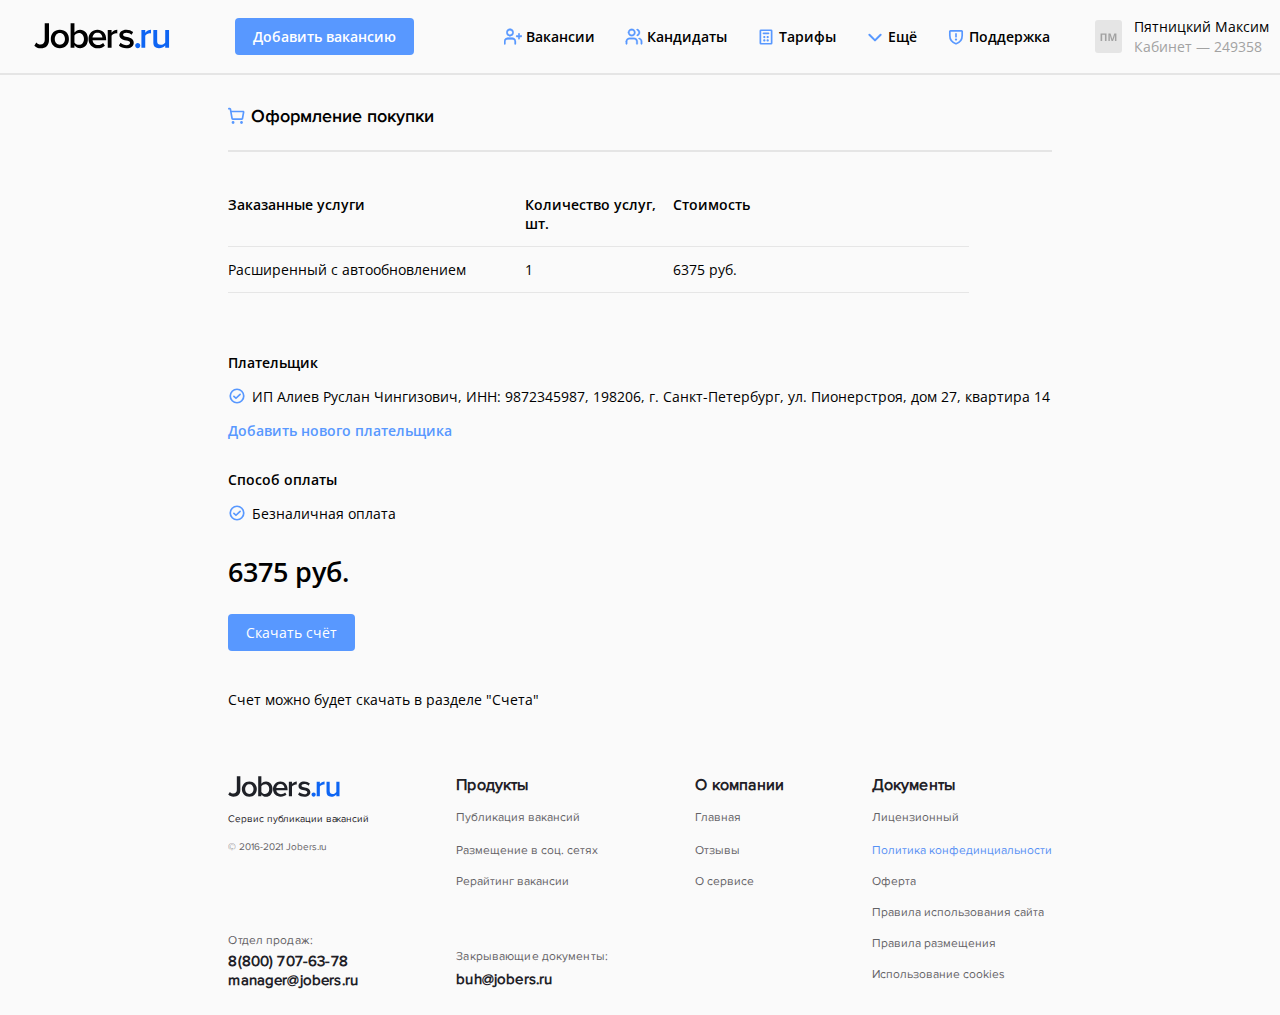
<file: purchase.html>
<!DOCTYPE html>
<html lang="en">

<head>
    <meta charset="UTF-8">
    <meta name="viewport" content="width=device-width, initial-scale=1.0">
    <link rel="stylesheet " href="css/style.css">
    <title>Покупка</title>
</head>

<body>
    <div class="wrapper ">
        <header>
            <div class="header-body">
                <div class="header__column no-backgraund">
                    <div class="header__column-logo"><img src="/img/logo-black.svg " alt=" "></div>
                    <div class="header-menu__icon header-menu__icon-none">
                        <span></span>
                        <span></span>
                        <span></span>
                    </div>
                    <div class="header-menu">
                    </div>
                </div>
                <div class="header__column">
                    <div class="container">
                        <div class="header__column-btn btn ">
                            <a href="form-vacancies.html">Добавить вакансию</a>
                        </div>
                        <nav class="header__column-menu">
                            <ul class="header-bottom-menu__list ">
                                <li>
                                    <div class="header-bottom-menu__list-icon "><img src="/img/header/01.svg " alt=" ">
                                    </div>
                                    <a href="index.html">Вакансии</a>
                                </li>
                                <li>
                                    <div class="header-bottom-menu__list-icon "><img src="/img/header/02.svg " alt=" ">
                                    </div>
                                    <a href="response.html">Кандидаты</a>
                                </li>
                                <li>
                                    <div class="header-bottom-menu__list-icon "><img src="/img/header/03.svg " alt=" ">
                                    </div>
                                    <a href="">Тарифы</a>
                                </li>
                                <li>
                                    <div class="header-bottom-menu__list-icon "><img src="/img/header/04.svg " alt=" ">
                                    </div>
                                    <a>Ещё</a>
                                    <div class="more ">
                                        <div class="more-body ">
                                            <div class="more__list-body ">
                                                <ul class="more__list ">
                                                    <li class="more__list-item ">
                                                        <img src="/img/pop-up/icons/01.svg " alt=" ">
                                                        <a>Мои вакансии</a>
                                                    </li>
                                                    <li class="more__list-item ">
                                                        <img src="/img/pop-up/icons/02.svg " alt=" ">
                                                        <a href="response.html">Отклики</a>
                                                    </li>
                                                    <li class="more__list-item ">
                                                        <img src="/img/pop-up/icons/03.svg " alt=" ">
                                                        <a href="profile.html">Профиль</a>
                                                    </li>
                                                    <li class="more__list-item ">
                                                        <img src="/img/pop-up/icons/04.svg " alt=" ">
                                                        <a href="company.html">Компании</a>
                                                    </li>
                                                    <li class="more__list-item ">
                                                        <img src="/img/pop-up/icons/05.svg " alt=" ">
                                                        <a>Счета и акты</a>
                                                    </li>
                                                    <li class="more__list-item ">
                                                        <img src="/img/pop-up/icons/06.svg " alt=" ">
                                                        <a>Тарифы</a>
                                                    </li>
                                                    <li class="more__list-item support-sub">
                                                        <img src="/img/pop-up/icons/07.svg " alt=" ">
                                                        <a>Поддержка</a>
                                                    </li>
                                                </ul>
                                            </div>
                                        </div>
                                    </div>
                                </li>
                                <li>
                                    <div class="header-bottom-menu__list-icon "><img src="/img/header/05.svg " alt=" ">
                                    </div>
                                    <a>Поддержка</a>
                                    <div class="support ">
                                        <div class="support-body ">
                                            <div class="support-first-line ">
                                                <div class="support__id ">Ваш id</div>
                                                <div class="support__close "><img src="./img/pop-up/support/icons/close.svg " alt=" "></div>
                                            </div>
                                            <div class="support__id-number ">9817245</div>
                                            <div class="support__post ">Персональный менеджер</div>
                                            <div class="support__img "><img src="./img/pop-up/support/img-foto.svg " alt=" "></div>
                                            <div class="support__fio ">Сергей Зарзов</div>
                                            <div class="support__email before ">
                                                <a href="mailto:zarzov.s@expas.ru ">zarzov.s@expas.ru</a>
                                            </div>
                                            <div class="support__phone before ">
                                                <a href=" ">8 (812) 200-01-03</a><br>Добавить 208
                                            </div>
                                            <div class="support__info ">Звоните по любому вопросу<br>с 09:00 до 18:00
                                            </div>
                                        </div>
                                    </div>
                                </li>
                            </ul>
                        </nav>
                    </div>
                </div>
                <div class="header__column ">
                    <div class="header__column-login ">
                        <div class="header__column-login-column ">
                            <div class="header__column-login-column-icon "><img src="/img/header/image.svg " alt=" ">
                            </div>
                        </div>
                        <div class="header__column-login-column ">
                            <div class="header__column-login-column-info ">
                                <div class="header__column-login-column-info-name ">Пятницкий Максим</div>
                                <div class="header__column-login-column-info-number ">Кабинет — 249358</div>
                            </div>
                        </div>
                        <div class="header__column-login-column-arrow "><img src="/img/header/arrow_down.svg " alt=" ">
                        </div>
                        <div class="profile ">
                            <div class="profile-body ">
                                <div class="profile__list-body ">
                                    <ul class="profile__list ">
                                        <li class="profile__list-item ">
                                            <img src="/img/pop-up/icons/03.svg " alt=" ">
                                            <a>Профиль</a>
                                        </li>
                                        <li class="profile__list-item ">
                                            <img src="/img/pop-up/icons/04.svg " alt=" ">
                                            <a href="company.html">Компании</a>
                                        </li>
                                        <li class="profile__list-item ">
                                            <img src="/img/pop-up/icons/05.svg " alt=" ">
                                            <a>Счета и акты</a>
                                        </li>
                                    </ul>
                                </div>
                            </div>
                        </div>
                    </div>
                </div>
            </div>
        </header>
        <div class="main posted">            
            <section class="main__column main__center">
                <div class="content-profile">
                    <div class="container">
                        <div class="content-profile__body">
                            <div class="">
                                <div class="row__column">
                                    <form class="row__column-body">
                                        <div class="profile__title shop">Оформление покупки</div>                                                                               
                                        <div class="all-check__table purchase__table">
                                            <div class="all-check__header personal__header">
                                                <li class="all-check__header-title personal__header-title first-40">Заказанные услуги</li>
                                                <li class="all-check__header-title personal__header-title second-20">Количество услуг, шт.</li>                                                
                                                <li class="all-check__header-title personal__header-title">Стоимость</li>
                                            </div>
                                            <div class="all-check__row">
                                                <li class="all-check__row-title personal__row-title first-40">Расширенный с автообновлением</li>
                                                <li class="all-check__row-title personal__row-title second-20">1</li>
                                                <li class="all-check__row-title personal__row-title">6375 руб.</li>                                                
                                            </div>                                            
                                        </div>
                                        <div class="personal__header-title all-check__header-title purchase__header-title">Плательщик</div>
                                        <div class="personal__row-title all-check__row-title purchase__row-title purchase-before">ИП Алиев Руслан Чингизович, ИНН:  9872345987, 198206, г. Санкт-Петербург, ул. Пионерстроя, дом 27, квартира 14</div>
                                        <div class="personal__row-title links purchase__row-title all-check__row-title new-payer__click"><a >Добавить нового плательщика</a></div>                                        
                                        <div class="personal__header-title all-check__header-title purchase__header-title">Способ оплаты</div>
                                        <div class="personal__row-title all-check__row-title purchase__row-title purchase-before">Безналичная оплата</div>
                                        <div class="purchase__prise">6375 руб.</div>
                                        <button type="submit" class="posted-vacancies purchase-btn btn-blue"><a href="">Скачать счёт</a></button>
                                        <div class="personal__row-title purchase__row-title all-check__row-title purchase-last">Счет можно будет скачать в разделе "Счета"</div>                                                                                
                                    </form>
                                </div>                                
                            </div>
                        </div>
                    </div>
                </div>
                <footer>
                    <div class="container ">
                        <div class="footer-body ">
                            <div class="footer__column ">
                                <div class="footer__column-body ">
                                    <div class="footer__company ">
                                        <div class="company__logo "><img src="/img/main/footer/logo-mini.svg " alt=" "></div>
                                        <div class="company__description ">Сервис публикации вакансий</div>
                                        <div class="company__copywrite ">© 2016-2021 Jobers.ru</div>
                                    </div>
                                    <div class="footer__sales ">
                                        <div class="footer__subtitle ">Отдел продаж:</div>
                                        <div class="sales__phone ">
                                            <a href=" ">8(800) 707-63-78</a>
                                        </div>
                                        <div class="sales__email ">
                                            <a href="mailto:manager@jobers.ru ">manager@jobers.ru</a>
                                        </div>
                                    </div>
                                </div>
                            </div>
                            <div class="footer__column ">
                                <div class="footer__column-body ">
                                    <div class="footer__products ">
                                        <div class="footer__title ">Продукты</div>
                                        <ul class="footer__list ">
                                            <li>
                                                <a href=" ">Публикация вакансий</a>
                                            </li>
                                            <li>
                                                <a href=" ">Размещение в соц. сетях</a>
                                            </li>
                                            <li>
                                                <a href=" ">Рерайтинг вакансии</a>
                                            </li>
                                        </ul>
                                    </div>
                                    <div class="footer__documents-close ">
                                        <div class="footer__subtitle ">Закрывающие документы:</div>
                                        <div class="documents-close__email ">
                                            <a href="mailto:buh@jobers.ru ">buh@jobers.ru</a>
                                        </div>
                                    </div>
                                </div>
                            </div>
                            <div class="footer__column ">
                                <div class="footer__column-body ">
                                    <div class="footer__about ">
                                        <div class="footer__title ">О компании</div>
                                        <ul class="footer__list ">
                                            <li>
                                                <a href=" ">Главная</a>
                                            </li>
                                            <li>
                                                <a href=" ">Отзывы</a>
                                            </li>
                                            <li>
                                                <a href=" ">О сервисе</a>
                                            </li>
                                        </ul>
                                    </div>
                                </div>
                            </div>
                            <div class="footer__column ">
                                <div class="footer__column-body ">
                                    <div class="footer__documents ">
                                        <div class="footer__title ">Документы</div>
                                        <ul class="footer__list ">
                                            <li>
                                                <a href=" ">Лицензионный</a>
                                            </li>
                                            <li class="active ">
                                                <a href=" ">Политика конфединциальности</a>
                                            </li>
                                            <li>
                                                <a href=" ">Оферта</a>
                                            </li>
                                            <li>
                                                <a href=" ">Правила использования сайта</a>
                                            </li>
                                            <li>
                                                <a href=" ">Правила размещения</a>
                                            </li>
                                            <li>
                                                <a href=" ">Использование cookies</a>
                                            </li>
                                        </ul>
                                    </div>
                                </div>
                            </div>
                        </div>
                    </div>
                </footer>      
            </section>            
        </div>
    </div>
    </div>
    <div class="new-payer">
        <form class="new-payer-body">
             <div class="support-first-line ">
                <div class="support__id ">Новый плательщик</div>
                <div class="support__close new-payer__close"><img src="./img/pop-up/support/icons/close.svg " alt=" "></div>                                                    
            </div>
            <div class="fields__title new-payer__title">ИНН</div>
            <div class="new-payer__inn">
                <div class="profile__fields form__fields">                    
                    <input type="text" required id="name-vacancy">
                </div>
                <button type="submit" class="btn-blue"><a href="">Заполнить</a></button>
            </div>
            
            <div class="inn-info">Укажите ИНН вашей компании и мы автоматически подставим данные реквизитов</div>                                                
            <div class="profile__fields form__fields">
                <div class="fields__title">Наименование</div>
                <input type="text" required id="name-vacancy">
            </div>
            <div class="profile__fields form__fields">
                <div class="fields__title">Юридический адрес</div>
                <input type="text" required id="name-vacancy">
            </div>            
            <button type="submit" class="btn-blue new-payer__btn"> <a href="">Сохранить</a></button>
        </form>
    </div>
    <script src="/js/jquery_3.3.1.min.js"></script>
    <script src="/js/script.js "></script>
</body>

</html>

</html>
</file>
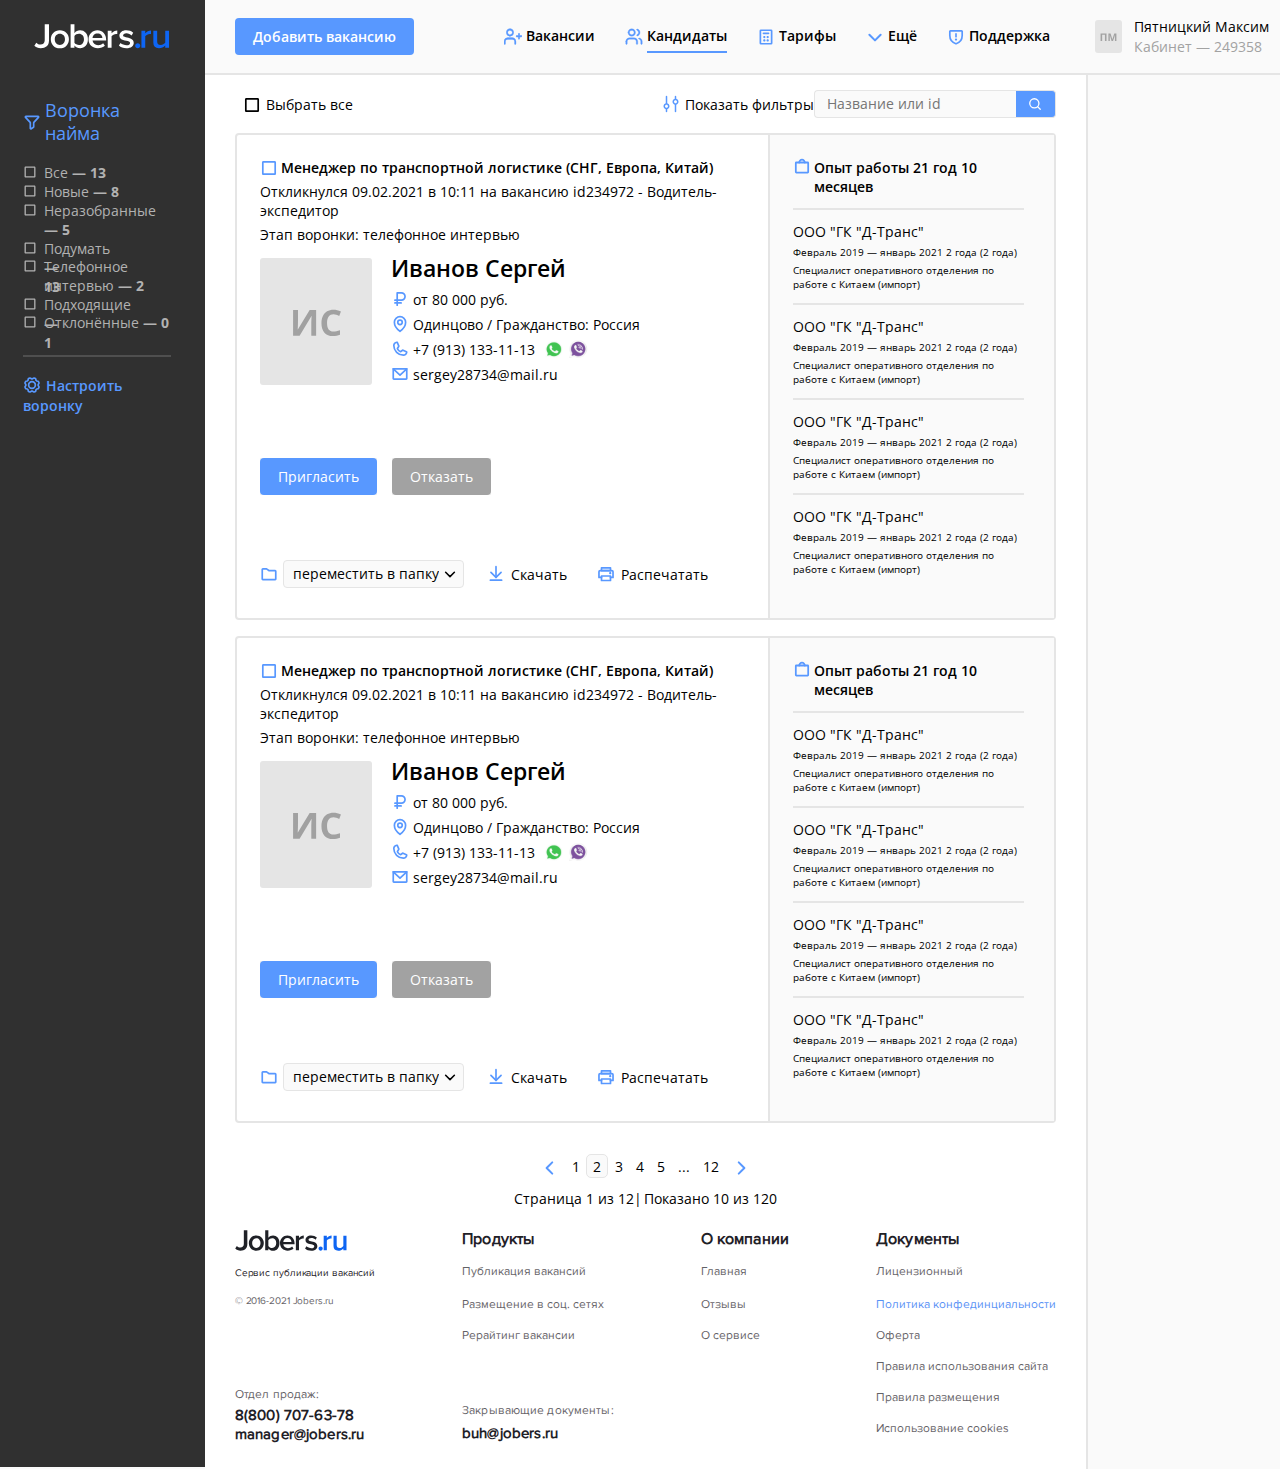
<file: response.html>
<!DOCTYPE html>
<html lang="en">

<head>
    <meta charset="UTF-8">
    <meta name="viewport" content="width=device-width, initial-scale=1.0">
    <link rel="stylesheet " href="css/style.css">
    <title>Отклики</title>
</head>

<body>
    <div class="wrapper ">
        <header>
            <div class="header-body">
                <div class="header__column">
                    <div class="header__column-logo "><img src="/img/logo.svg " alt=" "></div>
                    <div class="header-menu__icon ">
                        <span></span>
                        <span></span>
                        <span></span>
                    </div>
                    <div class="header-menu">
                    </div>
                </div>
                <div class="header__column">
                    <div class="container">
                        <div class="header__column-btn btn ">
                            <a href="form-vacancies.html">Добавить вакансию</a>
                        </div>
                        <nav class="header__column-menu">
                            <ul class="header-bottom-menu__list ">
                                <li>
                                    <div class="header-bottom-menu__list-icon "><img src="/img/header/01.svg " alt=" "></div>
                                    <a href="index.html">Вакансии</a>
                                </li>
                                <li>
                                    <div class="header-bottom-menu__list-icon "><img src="/img/header/02.svg " alt=" "></div>
                                    <a href="response.html" class="active ">Кандидаты</a>
                                </li>
                                <li>
                                    <div class="header-bottom-menu__list-icon "><img src="/img/header/03.svg " alt=" "></div>
                                    <a href="Тарифы ">Тарифы</a>
                                </li>
                                <li>
                                    <div class="header-bottom-menu__list-icon "><img src="/img/header/04.svg " alt=" "></div>
                                    <a>Ещё</a>
                                    <div class="more ">
                                        <div class="more-body ">
                                            <div class="more__list-body ">
                                                <ul class="more__list ">
                                                    <li class="more__list-item ">
                                                        <img src="/img/pop-up/icons/01.svg " alt=" ">
                                                        <a>Мои вакансии</a>
                                                    </li>
                                                    <li class="more__list-item ">
                                                        <img src="/img/pop-up/icons/02.svg " alt=" ">
                                                        <a href="response.html">Отклики</a>
                                                    </li>
                                                    <li class="more__list-item ">
                                                        <img src="/img/pop-up/icons/03.svg " alt=" ">
                                                        <a href="profile.html">Профиль</a>
                                                    </li>
                                                    <li class="more__list-item ">
                                                        <img src="/img/pop-up/icons/04.svg " alt=" ">
                                                        <a href="company.html">Компании</a>
                                                    </li>
                                                    <li class="more__list-item ">
                                                        <img src="/img/pop-up/icons/05.svg " alt=" ">
                                                        <a>Счета и акты</a>
                                                    </li>
                                                    <li class="more__list-item ">
                                                        <img src="/img/pop-up/icons/06.svg " alt=" ">
                                                        <a>Тарифы</a>
                                                    </li>
                                                    <li class="more__list-item support-sub">
                                                        <img src="/img/pop-up/icons/07.svg " alt=" ">
                                                        <a>Поддержка</a>
                                                    </li>
                                                </ul>
                                            </div>
                                        </div>
                                    </div>
                                </li>
                                <li>
                                    <div class="header-bottom-menu__list-icon "><img src="/img/header/05.svg " alt=" "></div>
                                    <a>Поддержка</a>
                                    <div class="support ">
                                        <div class="support-body ">
                                            <div class="support-first-line ">
                                                <div class="support__id ">Ваш id</div>
                                                <div class="support__close "><img src="./img/pop-up/support/icons/close.svg " alt=" "></div>
                                            </div>
                                            <div class="support__id-number ">9817245</div>
                                            <div class="support__post ">Персональный менеджер</div>
                                            <div class="support__img "><img src="./img/pop-up/support/img-foto.svg " alt=" "></div>
                                            <div class="support__fio ">Сергей Зарзов</div>
                                            <div class="support__email before ">
                                                <a href="mailto:zarzov.s@expas.ru ">zarzov.s@expas.ru</a>
                                            </div>
                                            <div class="support__phone before ">
                                                <a href=" ">8 (812) 200-01-03</a><br>Добавить 208</div>
                                            <div class="support__info ">Звоните по любому вопросу<br>с 09:00 до 18:00</div>
                                        </div>
                                    </div>
                                </li>
                            </ul>
                        </nav>
                    </div>
                </div>
                <div class="header__column ">
                    <div class="header__column-login ">
                        <div class="header__column-login-column ">
                            <div class="header__column-login-column-icon "><img src="/img/header/image.svg " alt=" "></div>
                        </div>
                        <div class="header__column-login-column ">
                            <div class="header__column-login-column-info ">
                                <div class="header__column-login-column-info-name ">Пятницкий Максим</div>
                                <div class="header__column-login-column-info-number ">Кабинет — 249358</div>
                            </div>
                        </div>
                        <div class="header__column-login-column-arrow "><img src="/img/header/arrow_down.svg " alt=" "></div>
                        <div class="profile ">
                            <div class="profile-body ">
                                <div class="profile__list-body ">
                                    <ul class="profile__list ">
                                        <li class="profile__list-item ">
                                            <img src="/img/pop-up/icons/03.svg " alt=" ">
                                            <a href="profile.html">Профиль</a>
                                        </li>
                                        <li class="profile__list-item ">
                                            <img src="/img/pop-up/icons/04.svg " alt=" ">
                                            <a href="company.html">Компании</a>
                                        </li>
                                        <li class="profile__list-item ">
                                            <img src="/img/pop-up/icons/05.svg " alt=" ">
                                            <a>Счета и акты</a>
                                        </li>
                                    </ul>
                                </div>
                            </div>
                        </div>
                    </div>
                </div>
            </div>
        </header>
        <div class="main ">
            <aside class="main__column sidebar-filters ">
                <div class="sidebar-filters-body ">
                    <div class="sidebar-filters__item ">
                        <div class="sidebar-filters__item-title "><img src="/img/sidebar/icons/filter.svg " alt=" ">Воронка найма</div>
                        <ul class="sidebar-filters__list ">
                            <li class="sidebar-filters__list-items checkbox">
                                <input class="checkbox__input" type="checkbox" name="type" id="all">
                                <label class="checkbox__label no-edit" for="all">Все <strong> — 13</strong></label>
                            </li>
                            <li class="sidebar-filters__list-items checkbox">
                                <input class="checkbox__input" type="checkbox" name="type" id="new">
                                <label class="checkbox__label no-edit" for="new">Новые <strong> — 8</strong></label>
                            </li>
                            <li class="sidebar-filters__list-items checkbox">
                                <input class="checkbox__input" type="checkbox" name="type" id="unassembled">
                                <label class="checkbox__label" for="unassembled">Неразобранные <strong> — 5</strong></label>
                            </li>
                            <li class="sidebar-filters__list-items checkbox">
                                <input class="checkbox__input" type="checkbox" name="type" id="think">
                                <label class="checkbox__label delete" for="think">Подумать <strong> — 13</strong></label>
                            </li>
                            <li class="sidebar-filters__list-items checkbox">
                                <input class="checkbox__input" type="checkbox" name="type" id="interview">
                                <label class="checkbox__label" for="interview">Телефонное интервью <strong> — 2</strong></label>
                            </li>
                            <li class="sidebar-filters__list-items checkbox">
                                <input class="checkbox__input" type="checkbox" name="type" id="suitable">
                                <label class="checkbox__label delete" for="suitable">Подходящие <strong> — 1</strong></label>
                            </li>
                            <li class="sidebar-filters__list-items checkbox">
                                <input class="checkbox__input" type="checkbox" name="type" id="rejected">
                                <label class="checkbox__label" for="rejected">Отклонённые <strong> — 0</strong></label>
                            </li>
                        </ul>
                    </div>
                    <div class="sidebar-filters__btn btn none">
                        <a>Сохранить</a>
                    </div>
                    <div class="sidebar-filters__setting">
                        <img src="/img/sidebar/icons/setting.svg" alt="">
                        <a>Настроить воронку</a>
                    </div>
                </div>
            </aside>
            <section class="main__column ">
                <div class="top-filters ">
                    <div class="container ">
                        <div class="top-filters-body top-filters-body--advansed">
                            <div class="top-filters__row top-filters__row--btn">
                                <ul class="top-filters__row-action-list top-filters__row-action-list--btn">
                                    <li class="checkbox checkbox__top-filters">
                                        <input class="checkbox__input checkbox__input__top-filters" type="checkbox" name="Выбрать все " id="select_all ">
                                        <label class="checkbox__label checkbox__label__top-filters" for="select_all ">Выбрать все</label>
                                    </li>
                                    <div class="top-filters__row-action-btn">
                                        <div class="invite">
                                            <a>Принять</a>
                                        </div>
                                        <div class="deny">
                                            <a>Отказать</a>
                                        </div>
                                        <div class="move">
                                            <a>Переместить в папку</a>
                                        </div>
                                    </div>
                                </ul>
                            </div>
                            <div class="top-filters__row top-filters__row--second">
                                <div class="select top-filters__row-sort--advansed">
                                    <img src="/img/main/top-filters/04.svg " alt=" ">
                                    <select class="top-filters__row-sort" name="type">                                        
                                        <option class="top-filters__row-sort-date  value="1">по дате публикации</option>                                                                                
                                    </select>
                                </div>
                                <div class="top-filters__row-setting"><img src="/img/main/top-filters/setting.svg" alt=" ">
                                    <div class="top-filters__row-setting-title ">Показать фильтры</div>
                                </div>
                                <form class="top-filters__row-search">
                                    <input type="search " placeholder="Название или id ">
                                    <div class="top-filters__row-search-btn ">
                                        <img src="/img/main/top-filters/05.svg " alt=" ">
                                    </div>
                                </form>
                            </div>
                        </div>
                        <form class="advansed-filters">
                            <div class="advansed-filters-body">
                                <ul class="advansed-filters__list">
                                    <div class="advansed-filters__list-row">
                                        <li>
                                            <div class="name">Вакансии</div>
                                            <div class="select">
                                                <select name="vacancy">
                                                    <option value="1">все вакансии</option>
                                                </select>
                                            </div>
                                        </li>
                                        <div class="list-mobile ">
                                            <li>
                                                <div class="name ">Возраст</div>
                                                <div class="input input-duble">
                                                    <input size="1" placeholder="от ">
                                                    <input size="1" placeholder="до ">
                                                </div>
                                            </li>
                                            <li>
                                                <div class="name ">Зарплата</div>
                                                <div class="input input-duble ">
                                                    <input size="5" placeholder="от ">
                                                    <input size="5" placeholder="до ">
                                                </div>
                                            </li>
                                        </div>
                                        <li>
                                            <div class="name ">Дата отклика</div>
                                            <div class="input input-duble ">
                                                <input size="5" placeholder="от ">
                                                <input size="5" placeholder="до ">
                                            </div>
                                        </li>
                                        <li>
                                            <div class="name ">Город</div>
                                            <div class="select">
                                                <select name="location">
                                                    <option value="1">не имеет значения</option>
                                                </select>
                                            </div>
                                        </li>
                                    </div>
                                    <div class="advansed-filters__list-row ">
                                        <li>
                                            <div class="name ">Гражданство</div>
                                            <div class="select">
                                                <select name="citizenship">
                                                    <option value="1">не имеет значения</option>
                                                </select>
                                            </div>
                                        </li>
                                        <li>
                                            <div class="name ">Пол</div>
                                            <div class="select">
                                                <select name="gender">
                                                    <option value="1">не имеет значения</option>
                                                </select>
                                            </div>
                                        </li>
                                        <li>
                                            <div class="name ">Источник</div>
                                            <div class="select">
                                                <select name="source">
                                                    <option value="1">не имеет значения</option>
                                                </select>
                                            </div>
                                        </li>
                                        <li>
                                            <div class="name ">Опыт работы</div>
                                            <div class="select">
                                                <select name="experience">
                                                    <option value="1">не имеет значения</option>
                                                </select>
                                            </div>
                                        </li>
                                    </div>
                                </ul>
                                <div class="btn__group">
                                    <div class="btn__group-body">
                                        <button type="submit" class="btn-blue">
                                            <a href=" ">Применить</a>
                                        </button>
                                        <button type="reset" class="text-blue">
                                            <a>Сбросить фильтры</a>
                                        </button>
                                    </div>
                                    <div class="top-filters__row-setting top-filters__row-setting--advansed"><img src="/img/main/top-filters/setting.svg " alt=" ">
                                        <div class="top-filters__row-setting-title ">Скрыть фильтры</div>
                                    </div>
                                </div>
                            </div>
                        </form>

                    </div>
                </div>

                <article class="vacancy vacancy--response">
                    <div class="container ">
                        <div class="vacancy-body ">
                            <form class="vacancy__column column-first">
                                <div class="vacancy__description vacancy__description-response">
                                    <div class="vacancy-header vacancy-header--response">
                                        <div class="vacancy-header-left ">
                                            <div class="vacancy-header__id checkbox vacancy-header__id--response">
                                                <input class="checkbox__input checkbox__input__vacancy--response" type="checkbox" name="id" id="id_vacancy1">
                                                <label class="checkbox__label checkbox__label__vacancy--response" for="id_vacancy1">Менеджер по транспортной логистике (СНГ, Европа, Китай)</label>
                                            </div>
                                            <div class="vacancy-header__action text">Откликнулся 09.02.2021 в 10:11 на вакансию id234972 - Водитель-экспедитор</div>
                                            <div class="vacancy-header__step text">Этап воронки: телефонное интервью</div>
                                        </div>
                                    </div>
                                    <div class="vacancy-info  vacancy-info--response">
                                        <div class="vacancy-info--response-left">
                                            <div class="support__img vacancy__img"><img src="/img/main/vacancy/foto.svg" alt=" "></div>
                                        </div>
                                        <div class="vacancy-info--response-right">
                                            <div class="vacancy-info__title vacancy-info__title-response">Иванов Сергей</div>
                                            <div class="vacancy-info__offer ">от 80 000 руб.</div>
                                            <div class="vacancy-info__location vacancy-info__location-response">Одинцово / Гражданство: Россия</div>
                                            <div class="vacancy-info__phone ">+7 (913) 133-11-13<img src="/img/main/vacancy/whatsapp.svg" alt=""><img src="/img/main/vacancy/viber.svg" alt=""></div>
                                            <div class="vacancy-info__email ">sergey28734@mail.ru</div>
                                        </div>
                                    </div>
                                </div>
                                <div class="vacancy-btn vacancy-btn-response">
                                    <button type="submit" class="vacancy-btn__response">
                                        <a href=" ">Пригласить</a>
                                    </button>
                                    <button class="vacancy-btn__deny" type="submit">
                                        <a href=" ">Отказать</a>
                                    </button>
                                    <div class="vacancy-btn__more vacancy-btn__more-response">
                                        <a>Опыт работы</a>
                                    </div>
                                </div>
                                <div class="vacancy__action">
                                    <div class="select">
                                        <img src="/img/main/vacancy/folder.svg " alt=" ">
                                        <select class="top-filters__row-sort" name="type">                                        
                                            <option class="top-filters__row-sort-date  value="1">переместить в папку</option>                                                                                
                                        </select>
                                    </div>
                                    <div class="action-print">
                                        <div class="download"><a href="">Скачать</a></div>
                                        <div class="print"><a href="">Распечатать</a></div>
                                    </div>
                                </div>
                            </form>
                            <div class="vacancy__column vacancy__column-keis ">
                                <div class="vacancy__keis ">
                                    <div class="keis__name ">Опыт работы 21 год 10 месяцев</div>
                                </div>
                                <div class="scroll">
                                    <div class="vacancy__keis ">
                                        <div class="keis__subtitle ">ООО "ГК "Д-Транс"</div>
                                        <div class="keis__title ">Февраль 2019 — январь 2021 2 года (2 года)</div>
                                        <div class="keis__title ">Специалист оперативного отделения по работе с Китаем (импорт)</div>
                                    </div>
                                    <div class="vacancy__keis ">
                                        <div class="keis__subtitle ">ООО "ГК "Д-Транс"</div>
                                        <div class="keis__title ">Февраль 2019 — январь 2021 2 года (2 года)</div>
                                        <div class="keis__title ">Специалист оперативного отделения по работе с Китаем (импорт)</div>
                                    </div>
                                    <div class="vacancy__keis ">
                                        <div class="keis__subtitle ">ООО "ГК "Д-Транс"</div>
                                        <div class="keis__title ">Февраль 2019 — январь 2021 2 года (2 года)</div>
                                        <div class="keis__title ">Специалист оперативного отделения по работе с Китаем (импорт)</div>
                                    </div>
                                    <div class="vacancy__keis ">
                                        <div class="keis__subtitle ">ООО "ГК "Д-Транс"</div>
                                        <div class="keis__title ">Февраль 2019 — январь 2021 2 года (2 года)</div>
                                        <div class="keis__title ">Специалист оперативного отделения по работе с Китаем (импорт)</div>
                                    </div>
                                    <div class="vacancy__keis ">
                                        <div class="keis__subtitle ">ООО "ГК "Д-Транс"</div>
                                        <div class="keis__title ">Февраль 2019 — январь 2021 2 года (2 года)</div>
                                        <div class="keis__title ">Специалист оперативного отделения по работе с Китаем (импорт)</div>
                                    </div>
                                </div>                                
                            </div>
                        </div>
                    </div>
                </article>
                <article class="vacancy vacancy--response">
                    <div class="container ">
                        <div class="vacancy-body ">
                            <div class="vacancy__column column-first">
                                <div class="vacancy__description vacancy__description-response">
                                    <div class="vacancy-header vacancy-header--response">
                                        <div class="vacancy-header-left ">
                                            <div class="vacancy-header__id checkbox vacancy-header__id--response">
                                                <input class="checkbox__input checkbox__input__vacancy--response" type="checkbox" name="id" id="id_vacancy2">
                                                <label class="checkbox__label checkbox__label__vacancy--response" for="id_vacancy2">Менеджер по транспортной логистике (СНГ, Европа, Китай)</label>
                                            </div>
                                            <div class="vacancy-header__action text">Откликнулся 09.02.2021 в 10:11 на вакансию id234972 - Водитель-экспедитор</div>
                                            <div class="vacancy-header__step text">Этап воронки: телефонное интервью</div>
                                        </div>

                                    </div>
                                    <div class="vacancy-info  vacancy-info--response">
                                        <div class="vacancy-info--response-left">
                                            <div class="support__img vacancy__img"><img src="/img/main/vacancy/foto.svg" alt=" "></div>
                                        </div>
                                        <div class="vacancy-info--response-right">
                                            <div class="vacancy-info__title vacancy-info__title-response">Иванов Сергей</div>
                                            <div class="vacancy-info__offer ">от 80 000 руб.</div>
                                            <div class="vacancy-info__location vacancy-info__location-response">Одинцово / Гражданство: Россия</div>
                                            <div class="vacancy-info__phone ">+7 (913) 133-11-13<img src="/img/main/vacancy/whatsapp.svg" alt=""><img src="/img/main/vacancy/viber.svg" alt=""></div>
                                            <div class="vacancy-info__email ">sergey28734@mail.ru</div>
                                        </div>
                                    </div>
                                </div>
                                <div class="vacancy-btn vacancy-btn-response">
                                    <button type="submit" class="vacancy-btn__response">
                                        <a>Пригласить</a>
                                    </button>
                                    <button class="vacancy-btn__deny" type="submit">
                                        <a>Отказать</a>
                                    </button>
                                    <div class="vacancy-btn__more vacancy-btn__more-response">
                                        <a>Опыт работы</a>
                                    </div>
                                </div>
                                <div class="vacancy__action">
                                    <div class="select">
                                        <img src="/img/main/vacancy/folder.svg " alt=" ">
                                        <select class="top-filters__row-sort" name="type">                                        
                                            <option class="top-filters__row-sort-date  value="1">переместить в папку</option>                                                                                
                                        </select>
                                    </div>
                                    <div class="action-print">
                                        <div class="download"><a href="">Скачать</a></div>
                                        <div class="print"><a href="">Распечатать</a></div>
                                    </div>
                                </div>
                            </div>
                            <div class="vacancy__column vacancy__column-keis ">
                                <div class="vacancy__keis ">
                                    <div class="keis__name ">Опыт работы 21 год 10 месяцев</div>
                                </div>
                                <div class="scroll">
                                    <div class="vacancy__keis ">
                                        <div class="keis__subtitle ">ООО "ГК "Д-Транс"</div>
                                        <div class="keis__title ">Февраль 2019 — январь 2021 2 года (2 года)</div>
                                        <div class="keis__title ">Специалист оперативного отделения по работе с Китаем (импорт)</div>
                                    </div>
                                    <div class="vacancy__keis ">
                                        <div class="keis__subtitle ">ООО "ГК "Д-Транс"</div>
                                        <div class="keis__title ">Февраль 2019 — январь 2021 2 года (2 года)</div>
                                        <div class="keis__title ">Специалист оперативного отделения по работе с Китаем (импорт)</div>
                                    </div>
                                    <div class="vacancy__keis ">
                                        <div class="keis__subtitle ">ООО "ГК "Д-Транс"</div>
                                        <div class="keis__title ">Февраль 2019 — январь 2021 2 года (2 года)</div>
                                        <div class="keis__title ">Специалист оперативного отделения по работе с Китаем (импорт)</div>
                                    </div>
                                    <div class="vacancy__keis ">
                                        <div class="keis__subtitle ">ООО "ГК "Д-Транс"</div>
                                        <div class="keis__title ">Февраль 2019 — январь 2021 2 года (2 года)</div>
                                        <div class="keis__title ">Специалист оперативного отделения по работе с Китаем (импорт)</div>
                                    </div>
                                    <div class="vacancy__keis ">
                                        <div class="keis__subtitle ">ООО "ГК "Д-Транс"</div>
                                        <div class="keis__title ">Февраль 2019 — январь 2021 2 года (2 года)</div>
                                        <div class="keis__title ">Специалист оперативного отделения по работе с Китаем (импорт)</div>
                                    </div>
                                </div>
                            </div>
                        </div>
                    </div>
                </article>
                <div class="pagination ">
                    <div class="pagination__row ">
                        <div class="pagination__prev "><img src="/img/main/pagination/prev.svg " alt=" "></div>
                        <div class="pagination__items ">
                            <ul class="pagination__list ">
                                <li>
                                    <a href=" ">1</a>
                                </li>
                                <li class="active ">
                                    <a href=" ">2</a>
                                </li>
                                <li>
                                    <a href=" ">3</a>
                                </li>
                                <li>
                                    <a href=" ">4</a>
                                </li>
                                <li>
                                    <a href=" ">5</a>
                                </li>
                                <li>
                                    <a href=" ">...</a>
                                </li>
                                <li>
                                    <a href=" ">12</a>
                                </li>
                            </ul>
                        </div>
                        <div class="pagination__next "><img src="/img/main/pagination/next.svg " alt=" "></div>
                    </div>
                    <div class="pagination__row ">
                        <div class="pagination__page ">Страница 1 из 12</div>
                        <div class="pagination__veiw ">Показано 10 из 120</div>
                    </div>
                </div>
                <footer>
                    <div class="container ">
                        <div class="footer-body ">
                            <div class="footer__column ">
                                <div class="footer__column-body ">
                                    <div class="footer__company ">
                                        <div class="company__logo "><img src="/img/main/footer/logo-mini.svg " alt=" "></div>
                                        <div class="company__description ">Сервис публикации вакансий</div>
                                        <div class="company__copywrite ">© 2016-2021 Jobers.ru</div>
                                    </div>
                                    <div class="footer__sales ">
                                        <div class="footer__subtitle ">Отдел продаж:</div>
                                        <div class="sales__phone ">
                                            <a href=" ">8(800) 707-63-78</a>
                                        </div>
                                        <div class="sales__email ">
                                            <a href="mailto:manager@jobers.ru ">manager@jobers.ru</a>
                                        </div>
                                    </div>
                                </div>
                            </div>
                            <div class="footer__column ">
                                <div class="footer__column-body ">
                                    <div class="footer__products ">
                                        <div class="footer__title ">Продукты</div>
                                        <ul class="footer__list ">
                                            <li>
                                                <a href=" ">Публикация вакансий</a>
                                            </li>
                                            <li>
                                                <a href=" ">Размещение в соц. сетях</a>
                                            </li>
                                            <li>
                                                <a href=" ">Рерайтинг вакансии</a>
                                            </li>
                                        </ul>
                                    </div>
                                    <div class="footer__documents-close ">
                                        <div class="footer__subtitle ">Закрывающие документы:</div>
                                        <div class="documents-close__email ">
                                            <a href="mailto:buh@jobers.ru ">buh@jobers.ru</a>
                                        </div>
                                    </div>
                                </div>
                            </div>
                            <div class="footer__column ">
                                <div class="footer__column-body ">
                                    <div class="footer__about ">
                                        <div class="footer__title ">О компании</div>
                                        <ul class="footer__list ">
                                            <li>
                                                <a href=" ">Главная</a>
                                            </li>
                                            <li>
                                                <a href=" ">Отзывы</a>
                                            </li>
                                            <li>
                                                <a href=" ">О сервисе</a>
                                            </li>
                                        </ul>
                                    </div>
                                </div>
                            </div>
                            <div class="footer__column ">
                                <div class="footer__column-body ">
                                    <div class="footer__documents ">
                                        <div class="footer__title ">Документы</div>
                                        <ul class="footer__list ">
                                            <li>
                                                <a href=" ">Лицензионный</a>
                                            </li>
                                            <li class="active ">
                                                <a href=" ">Политика конфединциальности</a>
                                            </li>
                                            <li>
                                                <a href=" ">Оферта</a>
                                            </li>
                                            <li>
                                                <a href=" ">Правила использования сайта</a>
                                            </li>
                                            <li>
                                                <a href=" ">Правила размещения</a>
                                            </li>
                                            <li>
                                                <a href=" ">Использование cookies</a>
                                            </li>
                                        </ul>
                                    </div>
                                </div>
                            </div>
                        </div>
                    </div>
                </footer>
            </section>
            <aside class="main__column "></aside>
        </div>
    </div>
    <script src="/js/jquery_3.3.1.min.js"></script>
    <script src="/js/script.js "></script>
</body>

</html>
</file>
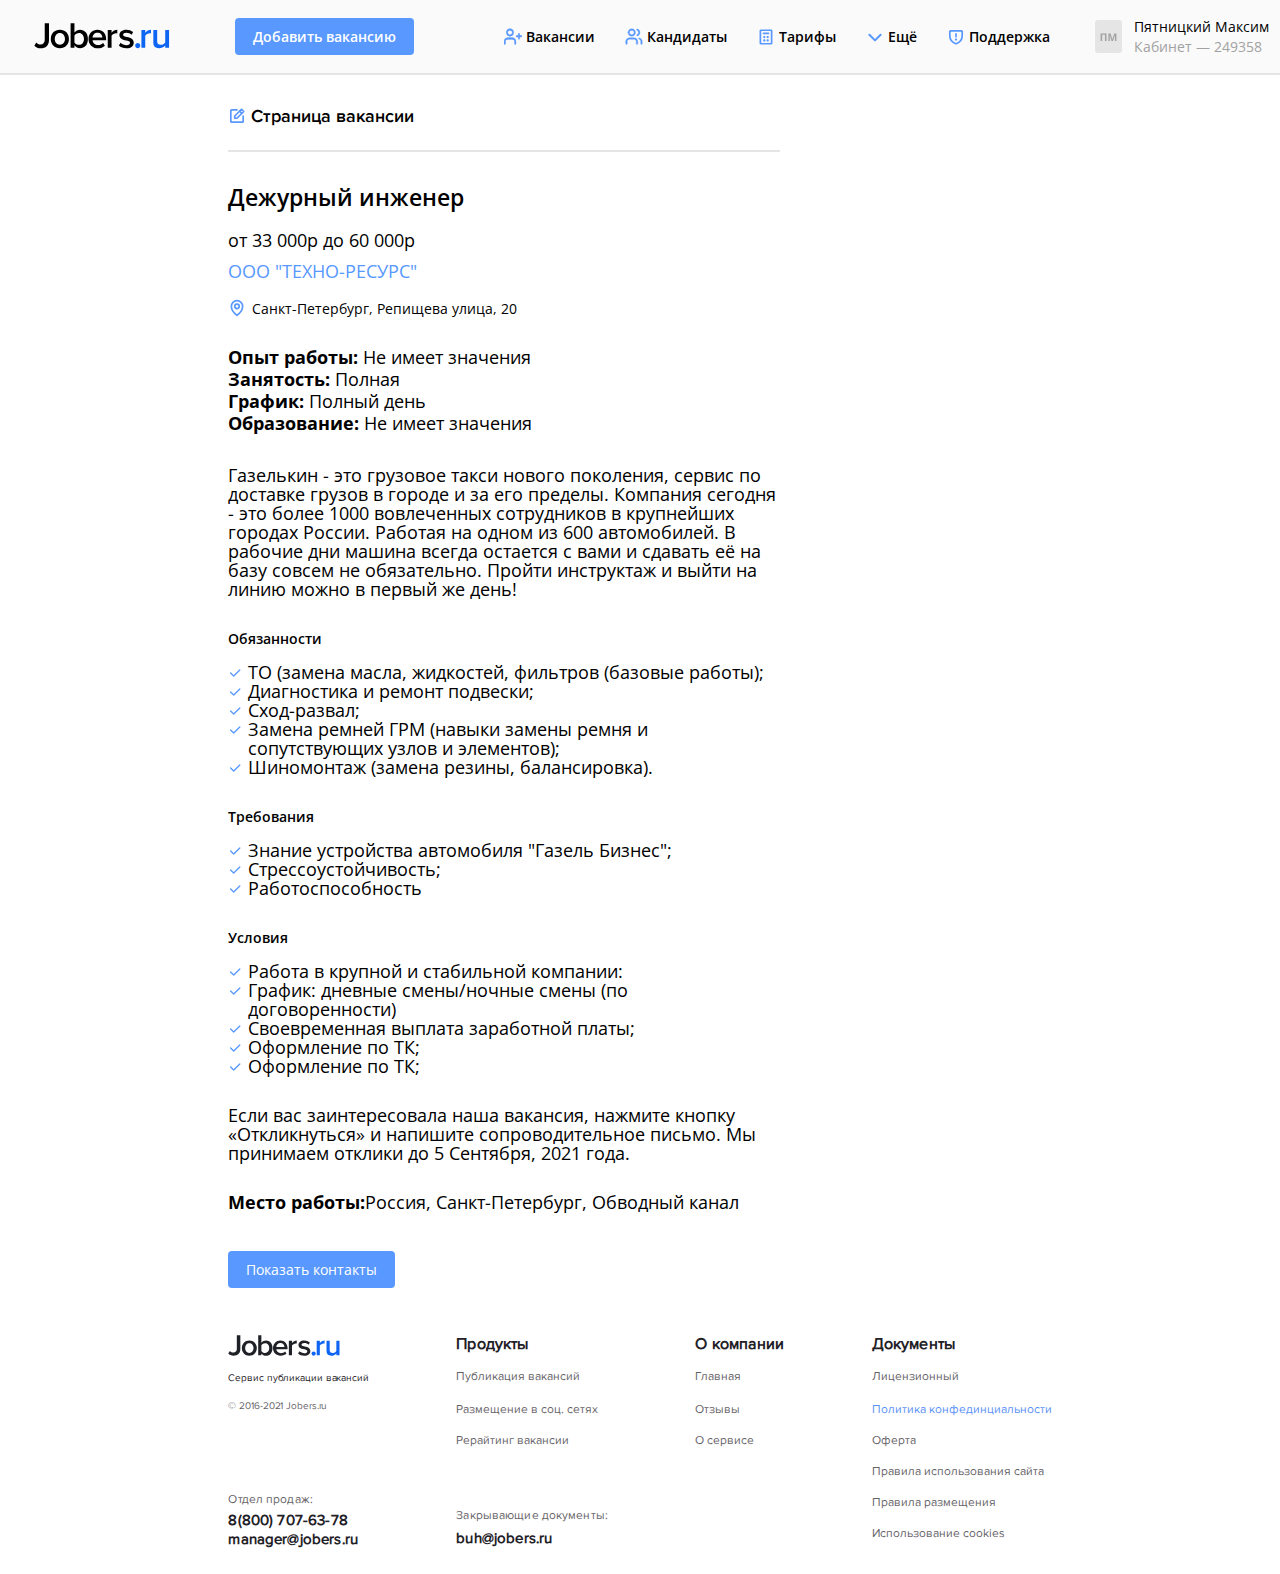
<file: vacancies-page.html>
<!DOCTYPE html>
<html lang="en">

<head>
    <meta charset="UTF-8">
    <meta name="viewport" content="width=device-width, initial-scale=1.0">
    <link rel="stylesheet " href="css/style.css">
    <title>Страница вакансии</title>
</head>

<body>
    <div class="wrapper">
        <header>
            <div class="header-body">
                <div class="header__column no-backgraund">
                    <div class="header__column-logo"><img src="/img/logo-black.svg " alt=" "></div>
                    <div class="header-menu__icon header-menu__icon-none">
                        <span></span>
                        <span></span>
                        <span></span>
                    </div>
                    <div class="header-menu">
                    </div>
                </div>
                <div class="header__column">
                    <div class="container">
                        <div class="header__column-btn btn ">
                            <a href="form-vacancies.html">Добавить вакансию</a>
                        </div>
                        <nav class="header__column-menu">
                            <ul class="header-bottom-menu__list ">
                                <li>
                                    <div class="header-bottom-menu__list-icon "><img src="/img/header/01.svg " alt=" ">
                                    </div>
                                    <a href="index.html">Вакансии</a>
                                </li>
                                <li>
                                    <div class="header-bottom-menu__list-icon "><img src="/img/header/02.svg " alt=" ">
                                    </div>
                                    <a href="response.html">Кандидаты</a>
                                </li>
                                <li>
                                    <div class="header-bottom-menu__list-icon "><img src="/img/header/03.svg " alt=" ">
                                    </div>
                                    <a href="Тарифы ">Тарифы</a>
                                </li>
                                <li>
                                    <div class="header-bottom-menu__list-icon "><img src="/img/header/04.svg " alt=" ">
                                    </div>
                                    <a>Ещё</a>
                                    <div class="more ">
                                        <div class="more-body ">
                                            <div class="more__list-body ">
                                                <ul class="more__list ">
                                                    <li class="more__list-item ">
                                                        <img src="/img/pop-up/icons/01.svg " alt=" ">
                                                        <a>Мои вакансии</a>
                                                    </li>
                                                    <li class="more__list-item ">
                                                        <img src="/img/pop-up/icons/02.svg " alt=" ">
                                                        <a href="response.html">Отклики</a>
                                                    </li>
                                                    <li class="more__list-item ">
                                                        <img src="/img/pop-up/icons/03.svg " alt=" ">
                                                        <a href="profile.html">Профиль</a>
                                                    </li>
                                                    <li class="more__list-item ">
                                                        <img src="/img/pop-up/icons/04.svg " alt=" ">
                                                        <a href="company.html">Компании</a>
                                                    </li>
                                                    <li class="more__list-item ">
                                                        <img src="/img/pop-up/icons/05.svg " alt=" ">
                                                        <a>Счета и акты</a>
                                                    </li>
                                                    <li class="more__list-item ">
                                                        <img src="/img/pop-up/icons/06.svg " alt=" ">
                                                        <a>Тарифы</a>
                                                    </li>
                                                    <li class="more__list-item support-sub">
                                                        <img src="/img/pop-up/icons/07.svg " alt=" ">
                                                        <a>Поддержка</a>
                                                    </li>
                                                </ul>
                                            </div>
                                        </div>
                                    </div>
                                </li>
                                <li>
                                    <div class="header-bottom-menu__list-icon "><img src="/img/header/05.svg " alt=" ">
                                    </div>
                                    <a>Поддержка</a>
                                    <div class="support ">
                                        <div class="support-body ">
                                            <div class="support-first-line ">
                                                <div class="support__id ">Ваш id</div>
                                                <div class="support__close "><img src="./img/pop-up/support/icons/close.svg " alt=" "></div>
                                            </div>
                                            <div class="support__id-number ">9817245</div>
                                            <div class="support__post ">Персональный менеджер</div>
                                            <div class="support__img "><img src="./img/pop-up/support/img-foto.svg " alt=" "></div>
                                            <div class="support__fio ">Сергей Зарзов</div>
                                            <div class="support__email before ">
                                                <a href="mailto:zarzov.s@expas.ru ">zarzov.s@expas.ru</a>
                                            </div>
                                            <div class="support__phone before ">
                                                <a href=" ">8 (812) 200-01-03</a><br>Добавить 208
                                            </div>
                                            <div class="support__info ">Звоните по любому вопросу<br>с 09:00 до 18:00
                                            </div>
                                        </div>
                                    </div>
                                </li>
                            </ul>
                        </nav>
                    </div>
                </div>
                <div class="header__column ">
                    <div class="header__column-login ">
                        <div class="header__column-login-column ">
                            <div class="header__column-login-column-icon "><img src="/img/header/image.svg " alt=" ">
                            </div>
                        </div>
                        <div class="header__column-login-column ">
                            <div class="header__column-login-column-info ">
                                <div class="header__column-login-column-info-name ">Пятницкий Максим</div>
                                <div class="header__column-login-column-info-number ">Кабинет — 249358</div>
                            </div>
                        </div>
                        <div class="header__column-login-column-arrow "><img src="/img/header/arrow_down.svg " alt=" ">
                        </div>
                        <div class="profile ">
                            <div class="profile-body ">
                                <div class="profile__list-body ">
                                    <ul class="profile__list ">
                                        <li class="profile__list-item ">
                                            <img src="/img/pop-up/icons/03.svg " alt=" ">
                                            <a>Профиль</a>
                                        </li>
                                        <li class="profile__list-item ">
                                            <img src="/img/pop-up/icons/04.svg " alt=" ">
                                            <a href="company.html">Компании</a>
                                        </li>
                                        <li class="profile__list-item ">
                                            <img src="/img/pop-up/icons/05.svg " alt=" ">
                                            <a>Счета и акты</a>
                                        </li>
                                    </ul>
                                </div>
                            </div>
                        </div>
                    </div>
                </div>
            </div>
        </header>
        <div class="main posted main__form-vacancy">                        
            <section class="main__column main__center">
                <div class="content-profile">
                    <div class="container">
                        <div class="content-profile__body">
                            <div class="">
                                <div class="row__column">
                                    <div class="row__column-body">
                                        <div class="profile__title all-check note-pencil">Страница вакансии</div> 
                                        <div class="page-vacancies">
                                            <div class="page-vacancies__title">Дежурный инженер</div>
                                            <div class="page-vacancies__wages">от 33 000р до 60 000р</div>
                                            <div class="page-vacancies__company">ООО "ТЕХНО-РЕСуРС"</div>
                                            <div class="page-vacancies__location">Санкт-Петербург, Репищева улица, 20</div>
                                            <div class="page-vacancies__param">
                                                <div class="page-vacancies__parametres"><strong>Опыт работы: </strong>Не имеет значения</div>
                                                <div class="page-vacancies__parametres"><strong>Занятость: </strong>Полная</div>
                                                <div class="page-vacancies__parametres"><strong>График: </strong>Полный день</div>
                                                <div class="page-vacancies__parametres"><strong>Образование: </strong>Не имеет значения</div>
                                            </div>
                                           
                                            <div class="page-vacancies__company-info">Газелькин - это грузовое такси нового поколения, сервис по доставке грузов в городе и за его пределы. Компания сегодня - это более 1000 вовлеченных сотрудников в крупнейших городах России. Работая на одном из 600 автомобилей. В рабочие дни машина всегда остается с вами и сдавать её на базу совсем не обязательно. Пройти инструктаж и выйти на линию можно в первый же день!</div>
                                            <div class="fields__title">Обязанности</div>
                                            <ul class="vacancy__list">
                                                <li>ТО (замена масла, жидкостей, фильтров (базовые работы);</li>
                                                <li>Диагностика и ремонт подвески;</li>
                                                <li>Сход-развал;</li>
                                                <li>Замена ремней ГРМ (навыки замены ремня и сопутствующих узлов и элементов);</li>
                                                <li>Шиномонтаж (замена резины, балансировка).</li>                                                
                                            </ul>  
                                            
                                            <div class="fields__title">Требования</div>
                                            <ul class="vacancy__list">
                                                <li>Знание устройства автомобиля "Газель Бизнес";</li>
                                                <li>Стрессоустойчивость;</li>
                                                <li>Работоспособность</li>                                                                                               
                                            </ul>                                            
                                            <div class="fields__title">Условия</div>
                                            <ul class="vacancy__list">
                                                <li>Работа в крупной и стабильной компании:</li>
                                                <li>График: дневные смены/ночные смены (по договоренности)</li>
                                                <li>Своевременная выплата заработной платы;</li>
                                                <li>Оформление по ТК;</li>
                                                <li>Оформление по ТК;</li>                                                
                                            </ul>
                                            <div class="page-vacancies__company-info">Если вас заинтересовала наша вакансия, нажмите кнопку «Откликнуться» и напишите сопроводительное письмо. Мы принимаем отклики до 5 Сентября, 2021 года.</div>
                                            <div class="page-vacancies__parametres"><strong>Место работы:</strong>Россия, Санкт-Петербург, Обводный канал
                                            </div>
                                            <div class="form__map" id="map">
                                                <script type="text/javascript" charset="utf-8" async src="https://api-maps.yandex.ru/services/constructor/1.0/js/?um=constructor%3Af07e13ca6a2f457925d74e6b41c3e75946efcc58e83180c0235503ad6190da56&amp;width=100%&amp;height=364&amp;lang=ru_RU&amp;scroll=true"></script>
                                            </div>
                                            
                                            <div class="form-hidden">
                                                <div class="fields__title">Тарифы на лицевом счете</div> 
                                                <ul class="tariff__list">
                                                    <li class="tariff__item radio">
                                                        <input class="radio__input" type="radio" name="tarif" id="standart">
                                                        <label class="radio__label" for="standart">Стандарт</label>
                                                        <p>Первые 7 дней публикация выделена цветом, брендирована логотипом вашей компании и находится вверху поисковой выдачи, вакансия отправляется  рассылке подходящим соискателям, расмещается на 30 дней.</p>
                                                        <p>15 публикаций на счету</p>
                                                    </li>
                                                    <li class="tariff__item radio">
                                                        <input class="radio__input" type="radio" name="tarif" id="max">
                                                        <label class="radio__label" for="max">Максимальный с автообновлением</label>
                                                        <p>Первые 7 дней публикация выделена цветом, брендирована логотипом вашей компании и находится вверху поисковой выдачи, вакансия отправляется  рассылке подходящим соискателям, расмещается на 30 дней.</p>
                                                        <p>8 публикаций на счету</p>
                                                    </li>
                                                </ul>
                                            </div>
                                            <div class="form__btn-body">
                                                <div class="page-vacancies__btn btn-blue"><a >Показать контакты</a></div> 
                                                <div class="page-vacancies__contacts">
                                                    <div class="page-vacancies__contacts-title">Контакты</div>
                                                    <ul class="page-vacancies__contacts-list">
                                                        <li class="page-vacancies__contacts-text phone">8 (812) 200-00-00</li>
                                                        <li class="page-vacancies__contacts-text email">info@expas.ru</li>
                                                        <li class="page-vacancies__contacts-text fio">Пятницкий Максим
                                                        </li>
                                                    </ul>
                                                </div>                                               
                                            </div>                                                                                                    
                                        </div>                                      
                                        
                                    </div>
                                </div>                                
                            </div>
                        </div>
                    </div>
                </div>
                <footer>
                    <div class="container ">
                        <div class="footer-body ">
                            <div class="footer__column ">
                                <div class="footer__column-body ">
                                    <div class="footer__company ">
                                        <div class="company__logo "><img src="/img/main/footer/logo-mini.svg " alt=" "></div>
                                        <div class="company__description ">Сервис публикации вакансий</div>
                                        <div class="company__copywrite ">© 2016-2021 Jobers.ru</div>
                                    </div>
                                    <div class="footer__sales ">
                                        <div class="footer__subtitle ">Отдел продаж:</div>
                                        <div class="sales__phone ">
                                            <a href=" ">8(800) 707-63-78</a>
                                        </div>
                                        <div class="sales__email ">
                                            <a href="mailto:manager@jobers.ru ">manager@jobers.ru</a>
                                        </div>
                                    </div>
                                </div>
                            </div>
                            <div class="footer__column ">
                                <div class="footer__column-body ">
                                    <div class="footer__products ">
                                        <div class="footer__title ">Продукты</div>
                                        <ul class="footer__list ">
                                            <li>
                                                <a href=" ">Публикация вакансий</a>
                                            </li>
                                            <li>
                                                <a href=" ">Размещение в соц. сетях</a>
                                            </li>
                                            <li>
                                                <a href=" ">Рерайтинг вакансии</a>
                                            </li>
                                        </ul>
                                    </div>
                                    <div class="footer__documents-close ">
                                        <div class="footer__subtitle ">Закрывающие документы:</div>
                                        <div class="documents-close__email ">
                                            <a href="mailto:buh@jobers.ru ">buh@jobers.ru</a>
                                        </div>
                                    </div>
                                </div>
                            </div>
                            <div class="footer__column ">
                                <div class="footer__column-body ">
                                    <div class="footer__about ">
                                        <div class="footer__title ">О компании</div>
                                        <ul class="footer__list ">
                                            <li>
                                                <a href=" ">Главная</a>
                                            </li>
                                            <li>
                                                <a href=" ">Отзывы</a>
                                            </li>
                                            <li>
                                                <a href=" ">О сервисе</a>
                                            </li>
                                        </ul>
                                    </div>
                                </div>
                            </div>
                            <div class="footer__column ">
                                <div class="footer__column-body ">
                                    <div class="footer__documents ">
                                        <div class="footer__title ">Документы</div>
                                        <ul class="footer__list ">
                                            <li>
                                                <a href=" ">Лицензионный</a>
                                            </li>
                                            <li class="active ">
                                                <a href=" ">Политика конфединциальности</a>
                                            </li>
                                            <li>
                                                <a href=" ">Оферта</a>
                                            </li>
                                            <li>
                                                <a href=" ">Правила использования сайта</a>
                                            </li>
                                            <li>
                                                <a href=" ">Правила размещения</a>
                                            </li>
                                            <li>
                                                <a href=" ">Использование cookies</a>
                                            </li>
                                        </ul>
                                    </div>
                                </div>
                            </div>
                        </div>
                    </div>
                </footer>      
            </section>                      
        </div>
    </div>
    </div>
    <script src="/js/jquery_3.3.1.min.js"></script>
    <!-- <script src="https://maps.google.com/maps/api/js?sensor=false&amp;key="></script> -->
    
    <script src="/js/script.js "></script>
</body>

</html>

</html>
</file>
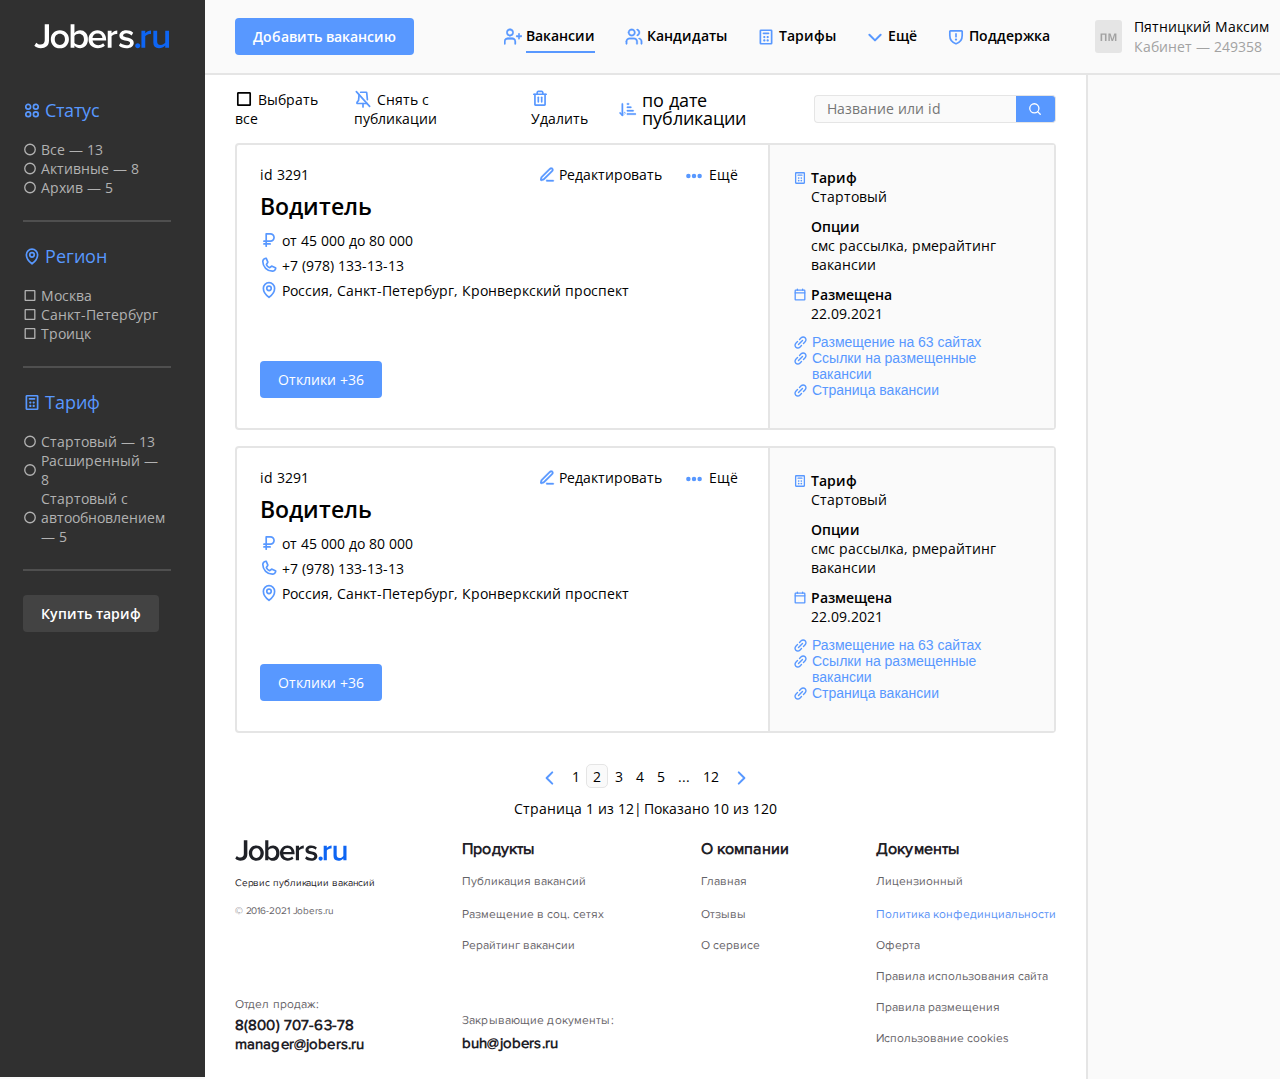
<file: vacancy.html>
<!DOCTYPE html>
<html lang="ru">

<head>
    <meta charset="UTF-8">
    <!-- <meta http-equiv="X-UA-Compatible" content="IE=edge"> -->
    <meta name="viewport" content="width=width=device-width, initial-scale=1.0">
    <link rel="stylesheet " href="css/style.css">
    <title>Вакансии</title>
</head>

<body>
    <div class="wrapper ">
        <header>
            <div class="header-body">
                <div class="header__column">
                    <div class="header__column-logo "><img src="/img/logo.svg " alt=" "></div>
                    <div class="header-menu__icon ">
                        <span></span>
                        <span></span>
                        <span></span>
                    </div>
                    <div class="header-menu">
                    </div>
                </div>
                <div class="header__column">
                    <div class="container">
                        <div class="header__column-btn btn ">
                            <a href="header__column-btn-link ">Добавить вакансию</a>
                        </div>
                        <nav class="header__column-menu">
                            <ul class="header-bottom-menu__list ">
                                <li>
                                    <div class="header-bottom-menu__list-icon "><img src="/img/header/01.svg " alt=" "></div>
                                    <a class="active ">Вакансии</a>
                                </li>
                                <li>
                                    <div class="header-bottom-menu__list-icon "><img src="/img/header/02.svg " alt=" "></div>
                                    <a href="response.html">Кандидаты</a>
                                </li>
                                <li>
                                    <div class="header-bottom-menu__list-icon "><img src="/img/header/03.svg " alt=" "></div>
                                    <a href="">Тарифы</a>
                                </li>
                                <li>
                                    <div class="header-bottom-menu__list-icon "><img src="/img/header/04.svg " alt=" "></div>
                                    <a>Ещё</a>
                                    <div class="more ">
                                        <div class="more-body ">
                                            <div class="more__list-body ">
                                                <ul class="more__list ">
                                                    <li class="more__list-item ">
                                                        <img src="/img/pop-up/icons/01.svg " alt=" ">
                                                        <a>Мои вакансии</a>
                                                    </li>
                                                    <li class="more__list-item ">
                                                        <img src="/img/pop-up/icons/02.svg " alt=" ">
                                                        <a>Отклики</a>
                                                    </li>
                                                    <li class="more__list-item ">
                                                        <img src="/img/pop-up/icons/03.svg " alt=" ">
                                                        <a>Профиль</a>
                                                    </li>
                                                    <li class="more__list-item ">
                                                        <img src="/img/pop-up/icons/04.svg " alt=" ">
                                                        <a>Компании</a>
                                                    </li>
                                                    <li class="more__list-item ">
                                                        <img src="/img/pop-up/icons/05.svg " alt=" ">
                                                        <a>Счета и акты</a>
                                                    </li>
                                                    <li class="more__list-item ">
                                                        <img src="/img/pop-up/icons/06.svg " alt=" ">
                                                        <a>Тарифы</a>
                                                    </li>
                                                    <li class="more__list-item ">
                                                        <img src="/img/pop-up/icons/07.svg " alt=" ">
                                                        <a>Поддержка</a>
                                                    </li>
                                                </ul>
                                            </div>
                                        </div>
                                    </div>
                                </li>
                                <li>
                                    <div class="header-bottom-menu__list-icon "><img src="/img/header/05.svg " alt=" "></div>
                                    <a>Поддержка</a>
                                    <div class="support">
                                        <div class="support-body">
                                            <div class="support-first-line">
                                                <div class="support__id">Ваш id</div>
                                                <div class="support__close"><img src="./img/pop-up/support/icons/close.svg" alt=""></div>
                                            </div>
                                            <div class="support__id-number">9817245</div>
                                            <div class="support__post">Персональный менеджер</div>
                                            <div class="support__img"><img src="./img/pop-up/support/img-foto.svg" alt=""></div>
                                            <div class="support__fio">Сергей Зарзов</div>
                                            <div class="support__email before">
                                                <a href="mailto:zarzov.s@expas.ru">zarzov.s@expas.ru</a>
                                            </div>
                                            <div class="support__phone before">
                                                <a href="">8 (812) 200-01-03</a><br>Добавить 208</div>
                                            <div class="support__info">Звоните по любому вопросу<br>с 09:00 до 18:00</div>
                                        </div>
                                    </div>
                                </li>
                            </ul>
                        </nav>
                    </div>
                </div>
                <div class="header__column">
                    <div class="header__column-login">
                        <div class="header__column-login-column">
                            <div class="header__column-login-column-icon "><img src="/img/header/image.svg " alt=" "></div>
                        </div>
                        <div class="header__column-login-column ">
                            <div class="header__column-login-column-info ">
                                <div class="header__column-login-column-info-name ">Пятницкий Максим</div>
                                <div class="header__column-login-column-info-number ">Кабинет — 249358</div>
                            </div>
                        </div>
                        <div class="header__column-login-column-arrow "><img src="/img/header/arrow_down.svg " alt=" "></div>
                        <div class="profile">
                            <div class="profile-body ">
                                <div class="profile__list-body ">
                                    <ul class="profile__list ">
                                        <li class="profile__list-item ">
                                            <img src="/img/pop-up/icons/03.svg " alt=" ">
                                            <a>Профиль</a>
                                        </li>
                                        <li class="profile__list-item ">
                                            <img src="/img/pop-up/icons/04.svg " alt=" ">
                                            <a>Компании</a>
                                        </li>
                                        <li class="profile__list-item ">
                                            <img src="/img/pop-up/icons/05.svg " alt=" ">
                                            <a>Счета и акты</a>
                                        </li>
                                    </ul>
                                </div>
                            </div>
                        </div>
                    </div>
                </div>
            </div>
        </header>
        <div class="main ">
            <aside class="main__column sidebar-filters ">
                <div class="sidebar-filters-body ">
                    <div class="sidebar-filters__item ">
                        <div class="sidebar-filters__item-title "><img src="/img/sidebar/icons/circles.svg " alt=" ">Статус</div>
                        <ul class="sidebar-filters__list ">
                            <li class="sidebar-filters__list-items ">
                                <span class="circle "><img src="/img/sidebar/icons/checkcircle.svg " alt=" "></span>
                                <span>Все — 13</span>
                            </li>
                            <li class="sidebar-filters__list-items ">
                                <span class="circle "><img src="/img/sidebar/icons/checkcircle.svg " alt=" "></span>
                                <span>Активные — 8</span>
                            </li>
                            <li class="sidebar-filters__list-items ">
                                <span class="circle "><img src="/img/sidebar/icons/checkcircle.svg " alt=" "></span>
                                <span>Архив — 5</span>
                            </li>
                        </ul>
                    </div>
                    <div class="sidebar-filters__item ">
                        <div class="sidebar-filters__item-title "><img src="/img/sidebar/icons/map.svg " alt=" ">Регион</div>
                        <ul class="sidebar-filters__list ">
                            <li class="sidebar-filters__list-items ">
                                <span class="square "><img src="/img/sidebar/icons/checksquare.svg " alt=" "></span>
                                <span>Москва</span>
                            </li>
                            <li class="sidebar-filters__list-items sidebar-filters__list-items--active ">
                                <span class="square "><img src="/img/sidebar/icons/checksquare.svg " alt=" "></span>
                                <span>Санкт-Петербург</span>
                            </li>
                            <li class="sidebar-filters__list-items ">
                                <span class="square "><img src="/img/sidebar/icons/checksquare.svg " alt=" "></span>
                                <span>Троицк</span>
                            </li>
                        </ul>
                    </div>
                    <div class="sidebar-filters__item ">
                        <div class="sidebar-filters__item-title "><img src="/img/sidebar/icons/calculator.svg " alt=" ">Тариф</div>
                        <ul class="sidebar-filters__list ">
                            <li class="sidebar-filters__list-items ">
                                <span class="circle "><img src="/img/sidebar/icons/checkcircle.svg " alt=" "></span>
                                <span>Стартовый — 13</span>
                            </li>
                            <li class="sidebar-filters__list-items ">
                                <span class="circle "><img src="/img/sidebar/icons/checkcircle.svg " alt=" "></span>
                                <span>Расширенный — 8</span>
                            </li>
                            <li class="sidebar-filters__list-items ">
                                <span class="circle "><img src="/img/sidebar/icons/checkcircle.svg " alt=" "></span>
                                <span>Стартовый с автообновлением— 5</span>
                            </li>
                        </ul>
                    </div>
                    <div class="sidebar-filters__btn btn ">
                        <a href=" ">Купить тариф</a>
                    </div>
                </div>
            </aside>
            <section class="main__column ">
                <div class="top-filters ">
                    <div class="container ">
                        <div class="top-filters-body ">
                            <div class="top-filters__row ">
                                <ul class="top-filters__row-action-list ">
                                    <div class="top-filters__row-action-list--left ">
                                        <li><img src="/img/main/top-filters/01.svg " alt=" ">Выбрать все</li>
                                    </div>
                                    <div class="top-filters__row-action-list--right ">
                                        <li><img src="/img/main/top-filters/02.svg " alt=" ">Снять с публикации</li>
                                        <li><img src="/img/main/top-filters/03.svg " alt=" ">Удалить</li>
                                    </div>

                                </ul>
                            </div>
                            <div class="top-filters__row ">
                                <div class="top-filters__row-sort "><img src="/img/main/top-filters/04.svg " alt=" ">
                                    <div class="top-filters__row-sort-date ">по дате публикации</div>
                                </div>
                                <form class="top-filters__row-search ">
                                    <input type="search " placeholder="Название или id ">
                                    <div class="top-filters__row-search-btn ">
                                        <img src="/img/main/top-filters/05.svg " alt=" ">
                                    </div>
                                </form>
                            </div>
                        </div>
                    </div>
                </div>
                <article class="vacancy ">
                    <div class="container ">
                        <div class="vacancy-body ">
                            <div class="vacancy__column ">
                                <div class="vacancy__description ">
                                    <div class="vacancy-header ">
                                        <div class="vacancy-header-left ">
                                            <div class="vacancy-header__id ">id 3291
                                            </div>
                                        </div>
                                        <div class="vacancy-header-right ">
                                            <div class="vacancy-header__edit ">Редактировать</div>
                                            <div class="vacancy-header__more ">Ещё</div>
                                        </div>
                                    </div>
                                    <div class="vacancy-info ">
                                        <div class="vacancy-info__title ">Водитель</div>
                                        <div class="vacancy-info__offer ">от 45 000 до 80 000 </div>
                                        <div class="vacancy-info__phone ">+7 (978) 133-13-13</div>
                                        <div class="vacancy-info__location ">Россия, Санкт-Петербург, Кронверкский проспект</div>
                                    </div>
                                </div>

                                <div class="vacancy-btn ">
                                    <div class="vacancy-btn__response ">
                                        <a href=" ">Отклики +36</a>
                                    </div>
                                    <div class="vacancy-btn__more ">
                                        <a>Подробнее</a>
                                    </div>
                                </div>
                            </div>
                            <div class="vacancy__column ">
                                <div class="vacancy__options ">
                                    <div class="options__name ">Тариф</div>
                                    <div class="options__title ">Стартовый</div>
                                </div>
                                <div class="vacancy__options ">
                                    <div class="options__name ">Опции</div>
                                    <div class="options__title ">смс рассылка, рмерайтинг вакансии</div>
                                </div>
                                <div class="vacancy__options ">
                                    <div class="options__name ">Размещена</div>
                                    <div class="options__title ">22.09.2021</div>
                                </div>
                                <div class="vacancy__links ">
                                    <div class="links__item ">
                                        <a href=" ">Размещение на 63 сайтах</a>
                                    </div>
                                    <div class="links__item ">
                                        <a href=" ">Ссылки на размещенные вакансии</a>
                                    </div>
                                    <div class="links__item ">
                                        <a href=" ">Страница вакансии
                                        </a>
                                    </div>
                                </div>
                            </div>
                        </div>
                    </div>
                </article>
                <article class="vacancy ">
                    <div class="container ">
                        <div class="vacancy-body ">
                            <div class="vacancy__column ">
                                <div class="vacancy__description ">
                                    <div class="vacancy-header ">
                                        <div class="vacancy-header-left ">
                                            <div class="vacancy-header__id ">id 3291
                                            </div>
                                        </div>
                                        <div class="vacancy-header-right ">
                                            <div class="vacancy-header__edit ">Редактировать</div>
                                            <div class="vacancy-header__more ">Ещё</div>
                                        </div>
                                    </div>
                                    <div class="vacancy-info ">
                                        <div class="vacancy-info__title ">Водитель</div>
                                        <div class="vacancy-info__offer ">от 45 000 до 80 000 </div>
                                        <div class="vacancy-info__phone ">+7 (978) 133-13-13</div>
                                        <div class="vacancy-info__location ">Россия, Санкт-Петербург, Кронверкский проспект</div>
                                    </div>
                                </div>

                                <div class="vacancy-btn ">
                                    <div class="vacancy-btn__response ">
                                        <a href=" ">Отклики +36</a>
                                    </div>
                                    <div class="vacancy-btn__more ">
                                        <a>Подробнее</a>
                                    </div>
                                </div>
                            </div>
                            <div class="vacancy__column ">
                                <div class="vacancy__options ">
                                    <div class="options__name ">Тариф</div>
                                    <div class="options__title ">Стартовый</div>
                                </div>
                                <div class="vacancy__options ">
                                    <div class="options__name ">Опции</div>
                                    <div class="options__title ">смс рассылка, рмерайтинг вакансии</div>
                                </div>
                                <div class="vacancy__options ">
                                    <div class="options__name ">Размещена</div>
                                    <div class="options__title ">22.09.2021</div>
                                </div>
                                <div class="vacancy__links ">
                                    <div class="links__item ">
                                        <a href=" ">Размещение на 63 сайтах</a>
                                    </div>
                                    <div class="links__item ">
                                        <a href=" ">Ссылки на размещенные вакансии</a>
                                    </div>
                                    <div class="links__item ">
                                        <a href=" ">Страница вакансии
                                        </a>
                                    </div>
                                </div>
                            </div>
                        </div>
                    </div>
                </article>
                <div class="pagination ">
                    <div class="pagination__row ">
                        <div class="pagination__prev "><img src="/img/main/pagination/prev.svg " alt=" "></div>
                        <div class="pagination__items ">
                            <ul class="pagination__list ">
                                <li>
                                    <a href=" ">1</a>
                                </li>
                                <li class="active ">
                                    <a href=" ">2</a>
                                </li>
                                <li>
                                    <a href=" ">3</a>
                                </li>
                                <li>
                                    <a href=" ">4</a>
                                </li>
                                <li>
                                    <a href=" ">5</a>
                                </li>
                                <li>
                                    <a href=" ">...</a>
                                </li>
                                <li>
                                    <a href=" ">12</a>
                                </li>
                            </ul>
                        </div>
                        <div class="pagination__next "><img src="/img/main/pagination/next.svg " alt=" "></div>
                    </div>
                    <div class="pagination__row ">
                        <div class="pagination__page ">Страница 1 из 12</div>
                        <div class="pagination__veiw ">Показано 10 из 120</div>
                    </div>
                </div>
                <footer>
                    <div class="container ">
                        <div class="footer-body ">
                            <div class="footer__column ">
                                <div class="footer__column-body ">
                                    <div class="footer__company ">
                                        <div class="company__logo "><img src="/img/main/footer/logo-mini.svg " alt=" "></div>
                                        <div class="company__description ">Сервис публикации вакансий</div>
                                        <div class="company__copywrite ">© 2016-2021 Jobers.ru</div>
                                    </div>
                                    <div class="footer__sales ">
                                        <div class="footer__subtitle ">Отдел продаж:</div>
                                        <div class="sales__phone ">
                                            <a href=" ">8(800) 707-63-78</a>
                                        </div>
                                        <div class="sales__email ">
                                            <a href="mailto:manager@jobers.ru">manager@jobers.ru</a>
                                        </div>
                                    </div>
                                </div>
                            </div>
                            <div class="footer__column ">
                                <div class="footer__column-body ">
                                    <div class="footer__products ">
                                        <div class="footer__title ">Продукты</div>
                                        <ul class="footer__list ">
                                            <li>
                                                <a href=" ">Публикация вакансий</a>
                                            </li>
                                            <li>
                                                <a href=" ">Размещение в соц. сетях</a>
                                            </li>
                                            <li>
                                                <a href=" ">Рерайтинг вакансии</a>
                                            </li>
                                        </ul>
                                    </div>
                                    <div class="footer__documents-close ">
                                        <div class="footer__subtitle ">Закрывающие документы:</div>
                                        <div class="documents-close__email ">
                                            <a href="mailto:buh@jobers.ru">buh@jobers.ru</a>
                                        </div>
                                    </div>
                                </div>
                            </div>
                            <div class="footer__column ">
                                <div class="footer__column-body ">
                                    <div class="footer__about ">
                                        <div class="footer__title ">О компании</div>
                                        <ul class="footer__list ">
                                            <li>
                                                <a href=" ">Главная</a>
                                            </li>
                                            <li>
                                                <a href=" ">Отзывы</a>
                                            </li>
                                            <li>
                                                <a href=" ">О сервисе</a>
                                            </li>
                                        </ul>
                                    </div>
                                </div>
                            </div>
                            <div class="footer__column ">
                                <div class="footer__column-body ">
                                    <div class="footer__documents ">
                                        <div class="footer__title ">Документы</div>
                                        <ul class="footer__list ">
                                            <li>
                                                <a href=" ">Лицензионный</a>
                                            </li>
                                            <li class="active ">
                                                <a href=" ">Политика конфединциальности</a>
                                            </li>
                                            <li>
                                                <a href=" ">Оферта</a>
                                            </li>
                                            <li>
                                                <a href=" ">Правила использования сайта</a>
                                            </li>
                                            <li>
                                                <a href=" ">Правила размещения</a>
                                            </li>
                                            <li>
                                                <a href=" ">Использование cookies</a>
                                            </li>
                                        </ul>
                                    </div>
                                </div>
                            </div>
                        </div>
                    </div>
                </footer>
            </section>
            <aside class="main__column "></aside>
        </div>
    </div>
    <script src="https://code.jquery.com/jquery-3.6.0.slim.min.js " integrity="sha256-u7e5khyithlIdTpu22PHhENmPcRdFiHRjhAuHcs05RI=" crossorigin=" anonymous "></script>
    <script src="script.js "></script>
</body>

</html>
</file>
<file: css/style.css>
@charset "UTF-8";
/*Переменные*/
/*--------------------*/
/*Обнуление*/
@import url("https://fonts.googleapis.com/css2?family=Open+Sans:wght@400;600&display=swap");
* {
  padding: 0;
  margin: 0;
  border: 0;
}

*,
*:before,
*:after {
  -webkit-box-sizing: border-box;
  box-sizing: border-box;
}

:focus,
:active {
  outline: none;
}

a:focus,
a:active {
  outline: none;
}

nav,
footer,
header,
aside {
  display: block;
}

html,
body {
  height: 100%;
  width: 100%;
  font-size: 100%;
  line-height: 1;
  font-size: 14px;
  -ms-text-size-adjust: 100%;
  -moz-text-size-adjust: 100%;
  -webkit-text-size-adjust: 100%;
}

input,
button,
textarea {
  font-family: inherit;
}

input::-ms-clear {
  display: none;
}

button {
  cursor: pointer;
}

button::-moz-focus-inner {
  padding: 0;
  border: 0;
}

a,
a:visited {
  text-decoration: none;
}

a:hover {
  text-decoration: none;
}

ul li {
  list-style: none;
}

img {
  vertical-align: top;
}

h1,
h2,
h3,
h4,
h5,
h6 {
  font-size: inherit;
  font-weight: inherit;
}

/*--------------------*/
/*Оболочка*/
.wrapper {
  overflow: hidden;
}

/*-----Оболочка------*/
/*Основная сетка*/
.container {
  margin: 0 auto;
  padding: 0 30px;
}

@media (max-width: 769px) {
  .container {
    padding: 0 15px;
  }
}

/*---Основная сетка---*/
@font-face {
  font-family: "ProximaNova-Regular";
  src: url("/fonts/ProximaNova-Regular.eot");
  src: local("☺"), url("/fonts/ProximaNova-Regular.woff") format("woff"), url("/fonts/ProximaNova-Regular.ttf") format("ttf"), url("fonts/ProximaNova-Regular.svg") format("svg");
  font-weight: normal;
  font-style: normal;
}

@font-face {
  font-family: "ProximaNova-Semibold";
  src: url("/fonts/ProximaNova-Semibold.eot");
  src: local("☺"), url("/fonts/ProximaNova-Semibold.woff") format("woff"), url("/fonts/ProximaNova-Semibold.ttf") format("ttf"), url("fonts/ProximaNova-Semibold.svg") format("svg");
  font-weight: normal;
  font-style: normal;
}

body {
  font-family: "Open Sans", sans-serif;
  font-weight: 400;
  font-size: 18px;
  background: #fafafa;
}

/*header*/
header {
  background: #fafafa;
}

@media (max-width: 1100px) {
  header {
    border-bottom: 2px solid #e5e5e5;
  }
}

.header-body {
  display: -webkit-box;
  display: -ms-flexbox;
  display: flex;
  -webkit-box-align: center;
      -ms-flex-align: center;
          align-items: center;
  -webkit-box-pack: start;
      -ms-flex-pack: start;
          justify-content: flex-start;
  height: 100px;
  border-bottom: 2px solid #e5e5e5;
}

@media (max-width: 1440px) {
  .header-body {
    height: 75px;
  }
}

@media (max-width: 1100px) {
  .header-body {
    height: 100px;
    -webkit-box-pack: justify;
        -ms-flex-pack: justify;
            justify-content: space-between;
    border-bottom: none;
  }
}

@media (max-width: 780px) {
  .header-body {
    height: 60px;
  }
}

.header__column:first-child {
  -webkit-box-flex: 0;
      -ms-flex: 0 0 16%;
          flex: 0 0 16%;
  background: #303030;
  height: 100px;
  display: -webkit-box;
  display: -ms-flexbox;
  display: flex;
  -webkit-box-pack: center;
      -ms-flex-pack: center;
          justify-content: center;
  -webkit-box-align: center;
      -ms-flex-align: center;
          align-items: center;
}

.header__column:first-child.no-backgraund {
  background: #fafafa;
  border-bottom: 1px solid #e5e5e5;
}

@media (max-width: 1440px) {
  .header__column:first-child.no-backgraund {
    height: 75px;
  }
}

@media (max-width: 1100px) {
  .header__column:first-child.no-backgraund {
    border-bottom: none;
  }
}

@media (max-width: 1100px) {
  .header__column:first-child {
    background: #fafafa;
    -webkit-box-flex: 0;
        -ms-flex: 0 0 54px;
            flex: 0 0 54px;
    border-bottom: none;
  }
}

@media (max-width: 780px) {
  .header__column:first-child {
    border-bottom: none;
  }
}

.header__column:nth-child(2) {
  display: -webkit-box;
  display: -ms-flexbox;
  display: flex;
  -ms-flex-preferred-size: 69%;
      flex-basis: 69%;
  -webkit-box-pack: start;
      -ms-flex-pack: start;
          justify-content: flex-start;
  -webkit-box-align: center;
      -ms-flex-align: center;
          align-items: center;
}

.header__column:nth-child(2) .container {
  display: -webkit-box;
  display: -ms-flexbox;
  display: flex;
  margin: 0px;
}

@media (max-width: 1140px) {
  .header__column:nth-child(2) .container {
    padding: 0 30px;
  }
}

@media (max-width: 780px) {
  .header__column:nth-child(2) .container {
    margin: 0;
  }
}

@media (max-width: 780px) {
  .header__column:nth-child(2) {
    -webkit-box-pack: end;
        -ms-flex-pack: end;
            justify-content: flex-end;
  }
}

.header__column:nth-child(3) {
  display: -webkit-box;
  display: -ms-flexbox;
  display: flex;
  -webkit-box-flex: 0;
      -ms-flex: 0 0 14%;
          flex: 0 0 14%;
  -webkit-box-pack: start;
      -ms-flex-pack: start;
          justify-content: flex-start;
}

@media (max-width: 1100px) {
  .header__column:nth-child(3) {
    display: none;
  }
}

@media (max-width: 1024.98px) {
  .header__column:nth-child(3) {
    -webkit-box-pack: center;
        -ms-flex-pack: center;
            justify-content: center;
  }
}

.header__column-logo {
  -webkit-box-pack: center;
      -ms-flex-pack: center;
          justify-content: center;
  -webkit-box-align: center;
      -ms-flex-align: center;
          align-items: center;
  text-align: center;
}

@media (max-width: 1440px) {
  .header__column-logo img {
    width: 160px;
  }
}

@media (max-width: 1440px) {
  .header__column-logo img {
    width: 136px;
  }
}

@media (max-width: 1100px) {
  .header__column-logo {
    display: none;
  }
}

.header-menu__icon {
  display: none;
}

@media (max-width: 1100px) {
  .header-menu__icon {
    display: block;
    position: absolute;
    top: 41px;
    left: 20px;
    width: 30px;
    height: 18px;
    cursor: pointer;
    z-index: 5;
  }
  .header-menu__icon span {
    -webkit-animation: anim(0.3s, 0s);
            animation: anim(0.3s, 0s);
    top: 8px;
    left: 0px;
    position: absolute;
    width: 100%;
    height: 2px;
    background-color: #5898ff;
  }
  .header-menu__icon span:first-child {
    top: 0px;
  }
  .header-menu__icon span:last-child {
    top: auto;
    bottom: 0px;
  }
  .header-menu__icon.active span {
    -webkit-transform: scale(0);
            transform: scale(0);
  }
  .header-menu__icon.active span:first-child {
    -webkit-transform: rotate(-45deg);
            transform: rotate(-45deg);
    top: 8px;
  }
  .header-menu__icon.active span:last-child {
    -webkit-transform: rotate(45deg);
            transform: rotate(45deg);
    bottom: 8px;
  }
  .header-menu {
    position: fixed;
    width: 100%;
    height: 100%;
    overflow: auto;
    left: -120%;
    top: 0;
    background-color: #fff;
    padding: 65px 10px 0px 10px;
    -webkit-animation-timing-function: ease;
            animation-timing-function: ease;
    -webkit-animation-duration: 0.6s;
            animation-duration: 0.6s;
    -webkit-animation-delay: 0s;
            animation-delay: 0s;
  }
  .header-menu.active {
    left: 0;
  }
}

@media (max-width: 930px) {
  .header-menu__icon {
    top: 41px;
  }
}

@media (max-width: 780px) {
  .header-menu__icon {
    top: 22px;
  }
}

.btn a {
  padding: 12px 24px;
  border-radius: 4px;
}

@media (max-width: 1440px) {
  .btn a {
    padding: 9px 18px;
  }
}

@media (max-width: 1200px) {
  .btn a {
    padding: 6px 12px;
  }
}

@media (max-width: 1100px) {
  .btn a {
    padding: 9px 18px;
  }
}

@media (max-width: 480px) {
  .btn a {
    padding: 6px 12px;
  }
}

.header__column-btn {
  margin-right: 75px;
  display: -webkit-box;
  display: -ms-flexbox;
  display: flex;
  width: -webkit-max-content;
  width: -moz-max-content;
  width: max-content;
}

.header__column-btn a {
  background: #5898ff;
  color: #fff;
  line-height: 25px;
  font-weight: 600;
}

@media (max-width: 1440px) {
  .header__column-btn a {
    font-size: 14px;
    line-height: 19px;
  }
}

@media (max-width: 1200px) {
  .header__column-btn a {
    font-size: 12px;
    line-height: 16px;
  }
}

@media (max-width: 1100px) {
  .header__column-btn a {
    font-size: 14px;
    line-height: 19px;
  }
}

@media (max-width: 1140px) {
  .header__column-btn {
    margin-right: 0px;
  }
}

@media (max-width: 1100px) {
  .header__column-btn {
    font-size: 14px;
    margin-right: 75px;
  }
}

@media (max-width: 780px) {
  .header__column-btn {
    margin-right: 0px;
  }
}

.header__column-menu {
  display: -webkit-box;
  display: -ms-flexbox;
  display: flex;
  -webkit-box-align: center;
      -ms-flex-align: center;
          align-items: center;
}

@media (max-width: 780px) {
  .header__column-menu {
    -webkit-box-pack: center;
        -ms-flex-pack: center;
            justify-content: center;
    padding-bottom: 14px;
  }
}

.header-bottom-menu__list {
  display: -webkit-box;
  display: -ms-flexbox;
  display: flex;
  position: relative;
}

@media (max-width: 779px) {
  .header-bottom-menu__list {
    -webkit-box-flex: 0;
        -ms-flex: 0 0 100%;
            flex: 0 0 100%;
    -ms-flex-pack: distribute;
        justify-content: space-around;
  }
}

.header-bottom-menu__list li {
  display: -webkit-box;
  display: -ms-flexbox;
  display: flex;
  padding: 0px 25px;
  cursor: pointer;
}

.header-bottom-menu__list li .active {
  border-bottom: 2px solid #5898ff;
}

.header-bottom-menu__list li a {
  font-weight: 600;
  line-height: 25px;
  color: #000000;
  padding: 0px 0px 8px 0px;
  margin: 0px 0px -8px 0px;
}

@media (max-width: 1440px) {
  .header-bottom-menu__list li a {
    font-size: 14px;
    line-height: 19px;
    padding: 0px 0px 6px 0px;
    margin: 0px 0px -6px 0px;
  }
}

@media (max-width: 1200px) {
  .header-bottom-menu__list li a {
    font-size: 12px;
    line-height: 16px;
    padding: 0px 0px 4px 0px;
    margin: 0px 0px -4px 0px;
  }
}

@media (max-width: 1100px) {
  .header-bottom-menu__list li a {
    font-size: 14px;
  }
}

@media (max-width: 780px) {
  .header-bottom-menu__list li a {
    padding: 0px 0px 4px 0px;
    margin: 0px 0px -4px 0px;
  }
}

@media (max-width: 1440px) {
  .header-bottom-menu__list li {
    padding: 0px 15px;
  }
}

@media (max-width: 1140px) {
  .header-bottom-menu__list li {
    padding: 0px 15px;
  }
}

@media (max-width: 375px) {
  .header-bottom-menu__list li {
    padding: 0px 12.5px;
  }
}

@media (max-width: 1035px) {
  .header-bottom-menu__list li:nth-child(3), .header-bottom-menu__list li:nth-child(5) {
    display: none;
  }
}

.header-bottom-menu__list-icon {
  padding: 0px 4px 0px 0px;
}

@media (max-width: 1440px) {
  .header-bottom-menu__list-icon {
    height: 18px;
    margin: auto;
  }
}

@media (max-width: 1200px) {
  .header-bottom-menu__list-icon {
    height: 14px;
    margin: auto;
  }
}

@media (max-width: 1100px) {
  .header-bottom-menu__list-icon {
    height: 16px;
    margin: auto;
  }
}

@media (max-width: 769px) {
  .header-bottom-menu__list-icon {
    padding: 5px 4px 0px 0px;
    display: -webkit-box;
    display: -ms-flexbox;
    display: flex;
    -webkit-box-align: end;
        -ms-flex-align: end;
            align-items: flex-end;
  }
}

@media (max-width: 1440px) {
  .header-bottom-menu__list-icon img {
    width: 18px;
  }
}

@media (max-width: 1200px) {
  .header-bottom-menu__list-icon img {
    width: 14px;
  }
}

@media (max-width: 1100px) {
  .header-bottom-menu__list-icon img {
    width: 16px;
  }
}

@media (max-width: 769px) {
  .header-bottom-menu__list-icon img {
    width: 16px;
    height: 16px;
  }
}

.header__column-login {
  display: -webkit-box;
  display: -ms-flexbox;
  display: flex;
  position: relative;
  -webkit-box-align: center;
      -ms-flex-align: center;
          align-items: center;
  cursor: pointer;
}

.header__column-login-column {
  display: -webkit-box;
  display: -ms-flexbox;
  display: flex;
  -webkit-box-orient: vertical;
  -webkit-box-direction: normal;
      -ms-flex-direction: column;
          flex-direction: column;
  -webkit-box-pack: center;
      -ms-flex-pack: center;
          justify-content: center;
}

@media (max-width: 780px) {
  .header__column-login-column {
    display: none;
  }
}

.header__column-login-column-icon {
  padding: 0px 12px 0px 0px;
}

@media (max-width: 1440px) {
  .header__column-login-column-icon img {
    width: 27px;
  }
}

@media (max-width: 1200px) {
  .header__column-login-column-icon img {
    width: 29px;
  }
}

@media (max-width: 375px) {
  .header__column-login-column-icon {
    display: none;
  }
}

.header__column-login-column-info-name {
  color: #000000;
  line-height: 25px;
}

@media (max-width: 1440px) {
  .header__column-login-column-info-name {
    font-size: 14px;
    line-height: 20px;
  }
}

@media (max-width: 1200px) {
  .header__column-login-column-info-name {
    font-size: 12px;
    line-height: 16px;
  }
}

.header__column-login-column-info-number {
  color: #a2a2a2;
  line-height: 25px;
}

@media (max-width: 1440px) {
  .header__column-login-column-info-number {
    font-size: 14px;
    line-height: 20px;
  }
}

@media (max-width: 1200px) {
  .header__column-login-column-info-number {
    font-size: 12px;
    line-height: 16px;
  }
}

.header__column-login-column-arrow {
  position: absolute;
  left: 220px;
  width: 18px;
  height: 18px;
  top: 4px;
  cursor: pointer;
}

@media (max-width: 1440px) {
  .header__column-login-column-arrow img {
    width: 14px;
  }
}

@media (max-width: 1200px) {
  .header__column-login-column-arrow img {
    width: 12px;
  }
}

@media (max-width: 1440px) {
  .header__column-login-column-arrow {
    left: 186px;
  }
}

@media (max-width: 1200px) {
  .header__column-login-column-arrow {
    left: 160px;
  }
}

@media (max-width: 780px) {
  .header__column-login-column-arrow {
    display: none;
  }
}

.more {
  display: none;
  position: absolute;
  top: 34px;
  right: 132px;
  width: 300px;
  height: 187px;
  background: #ffffff;
  border: 1px solid #e5e5e5 !important;
  border-radius: 4px;
  z-index: 1;
}

@media (max-width: 1440px) {
  .more {
    width: 200px;
    height: 137px;
  }
}

@media (max-width: 1220px) {
  .more {
    width: 200px;
    height: 122px;
  }
}

@media (max-width: 1100px) {
  .more {
    width: 200px;
    height: 158px;
  }
}

@media (max-width: 1035px) {
  .more {
    height: 175px;
    right: 0;
  }
}

.more-body {
  display: -webkit-box;
  display: -ms-flexbox;
  display: flex;
  padding: 30px 40px;
  -webkit-box-orient: vertical;
  -webkit-box-direction: normal;
      -ms-flex-direction: column;
          flex-direction: column;
  height: 100%;
  -webkit-box-pack: center;
      -ms-flex-pack: center;
          justify-content: center;
}

@media (max-width: 1440px) {
  .more-body {
    padding: 20px 30px;
  }
}

@media (max-width: 1220px) {
  .more-body {
    padding: 20px 27px;
  }
}

@media (max-width: 1100px) {
  .more-body {
    padding: 20px 30px;
  }
}

li.more__list-item {
  display: -webkit-box;
  display: -ms-flexbox;
  display: flex;
  padding: 0px;
}

li.more__list-item:nth-child(6) {
  display: none;
}

li.more__list-item:nth-child(7) {
  display: none;
}

li.more__list-item img {
  display: -webkit-box;
  display: -ms-flexbox;
  display: flex;
  margin-right: 4px;
}

li.more__list-item a {
  font-weight: 600;
  font-size: 18px;
  line-height: 25px;
  color: #000000;
}

@media (max-width: 1440px) {
  li.more__list-item a {
    font-size: 14px;
    line-height: 19px;
  }
}

@media (max-width: 1220px) {
  li.more__list-item a {
    font-size: 12px;
    line-height: 16px;
  }
}

@media (max-width: 1100px) {
  li.more__list-item a {
    font-size: 14px;
    line-height: 19px;
  }
}

@media (max-width: 1035px) {
  .more.active li.more__list-item:nth-child(3) {
    display: -webkit-box;
    display: -ms-flexbox;
    display: flex;
  }
  .more.active li.more__list-item:nth-child(5) {
    display: -webkit-box;
    display: -ms-flexbox;
    display: flex;
  }
  .more.active li.more__list-item:nth-child(6) {
    display: -webkit-box;
    display: -ms-flexbox;
    display: flex;
  }
  .more.active li.more__list-item:nth-child(7) {
    display: -webkit-box;
    display: -ms-flexbox;
    display: flex;
  }
}

.profile {
  display: none;
  position: absolute;
  top: 57px;
  width: 239px;
  height: 137px;
  background: #ffffff;
  border: 1px solid #e5e5e5 !important;
  border-radius: 4px;
  z-index: 1;
  left: 0;
}

@media (max-width: 1440px) {
  .profile {
    width: 200px;
    height: 99px;
  }
}

@media (max-width: 1220px) {
  .profile {
    width: 200px;
    height: 90px;
  }
}

.profile-body {
  display: -webkit-box;
  display: -ms-flexbox;
  display: flex;
  padding: 30px 40px;
  -webkit-box-orient: vertical;
  -webkit-box-direction: normal;
      -ms-flex-direction: column;
          flex-direction: column;
  height: 100%;
  -webkit-box-pack: center;
      -ms-flex-pack: center;
          justify-content: center;
}

@media (max-width: 1440px) {
  .profile-body {
    padding: 20px 30px;
  }
}

@media (max-width: 1220px) {
  .profile-body {
    padding: 20px 27px;
  }
}

@media (max-width: 1100px) {
  .profile-body {
    padding: 20px 30px;
  }
}

li.profile__list-item {
  display: -webkit-box;
  display: -ms-flexbox;
  display: flex;
  padding: 0px;
}

li.profile__list-item:nth-child(6) {
  display: none;
}

li.profile__list-item:nth-child(7) {
  display: none;
}

li.profile__list-item img {
  display: -webkit-box;
  display: -ms-flexbox;
  display: flex;
  margin-right: 4px;
}

li.profile__list-item a {
  font-weight: 600;
  font-size: 18px;
  line-height: 25px;
  color: #000000;
}

@media (max-width: 1440px) {
  li.profile__list-item a {
    font-size: 14px;
    line-height: 19px;
  }
}

@media (max-width: 1220px) {
  li.profile__list-item a {
    font-size: 12px;
    line-height: 16px;
  }
}

@media (max-width: 1100px) {
  li.profile__list-item a {
    font-size: 14px;
    line-height: 19px;
  }
}

@media (max-width: 1035px) {
  .profile.active li.profile__list-item:nth-child(3) {
    display: -webkit-box;
    display: -ms-flexbox;
    display: flex;
  }
  .profile.active li.profile__list-item:nth-child(5) {
    display: -webkit-box;
    display: -ms-flexbox;
    display: flex;
  }
  .profile.active li.profile__list-item:nth-child(6) {
    display: -webkit-box;
    display: -ms-flexbox;
    display: flex;
  }
  .profile.active li.profile__list-item:nth-child(7) {
    display: -webkit-box;
    display: -ms-flexbox;
    display: flex;
  }
}

.support {
  display: none;
  width: 400px;
  height: 555px;
  position: absolute;
  background: #fff;
  border: 1px solid #e5e5e5 !important;
  -webkit-box-sizing: border-box;
          box-sizing: border-box;
  border-radius: 4px;
  top: 63px;
  z-index: 1;
}

@media (max-width: 1440px) {
  .support {
    width: 300px;
    height: 416px;
    top: 48px;
  }
}

@media (max-width: 1220px) {
  .support {
    width: 267px;
    height: 370px;
    top: 47px;
  }
}

.support-body {
  padding: 30px 23px;
  font-size: 18px;
  line-height: 25px;
}

@media (max-width: 1440px) {
  .support-body {
    padding: 23px 17px;
    font-size: 14px;
    line-height: 19px;
  }
}

@media (max-width: 1220px) {
  .support-body {
    padding: 20px 15px;
    font-size: 12px;
    line-height: 16px;
  }
}

.support-first-line {
  display: -webkit-box;
  display: -ms-flexbox;
  display: flex;
  -webkit-box-pack: justify;
      -ms-flex-pack: justify;
          justify-content: space-between;
}

.support__id {
  font-weight: 600;
}

@media (max-width: 1440px) {
  .support__close img {
    width: 18px;
    height: 18px;
  }
}

@media (max-width: 1220px) {
  .support__close img {
    width: 16px;
    height: 16px;
  }
}

.support__post {
  font-weight: 600;
  margin-top: 20px;
}

@media (max-width: 1440px) {
  .support__post {
    margin-top: 15px;
  }
}

@media (max-width: 1220px) {
  .support__post {
    margin-top: 13px;
  }
}

.support__img {
  margin-top: 12px;
}

@media (max-width: 1440px) {
  .support__img img {
    width: 112px;
    height: 127px;
  }
}

@media (max-width: 1220px) {
  .support__img img {
    width: 100px;
    height: 113px;
  }
}

@media (max-width: 1440px) {
  .support__img {
    margin-top: 9px;
  }
}

@media (max-width: 1220px) {
  .support__img {
    margin-top: 8px;
  }
}

.support__fio {
  margin-top: 20px;
  font-weight: 600;
  font-size: 24px;
  line-height: 33px;
}

@media (max-width: 1440px) {
  .support__fio {
    margin-top: 15px;
    font-size: 18px;
    line-height: 25px;
  }
}

@media (max-width: 1220px) {
  .support__fio {
    margin-top: 13px;
    font-size: 16px;
    line-height: 22px;
  }
}

.support__email {
  padding-left: 32px;
  margin-top: 12px;
}

.support__email::before {
  background: url("/img/pop-up/support/icons/email.svg") no-repeat;
}

.support__phone {
  padding-left: 32px;
  margin-top: 8px;
}

.support__phone::before {
  background: url("/img/pop-up/support/icons/phone.svg") no-repeat;
}

.before {
  position: relative;
}

.before a {
  font-weight: 400 !important;
}

@media (max-width: 1440px) {
  .before {
    padding-left: 26px;
  }
}

@media (max-width: 1220px) {
  .before {
    padding-left: 24px;
  }
}

.before::before {
  content: " ";
  position: absolute;
  width: 24px;
  height: 24px;
  background-size: 24px;
  left: 0;
  top: 1px;
}

@media (max-width: 1440px) {
  .before::before {
    width: 18px;
    height: 18px;
    background-size: 18px;
  }
}

@media (max-width: 1220px) {
  .before::before {
    width: 16px;
    height: 16px;
    background-size: 16px;
  }
}

.support__info {
  margin-top: 20px;
}

@media (max-width: 1440px) {
  .support__info {
    margin-top: 15px;
  }
}

@media (max-width: 1220px) {
  .support__info {
    margin-top: 13px;
  }
}

.main {
  display: -webkit-box;
  display: -ms-flexbox;
  display: flex;
}

.main.posted {
  -webkit-box-pack: center;
      -ms-flex-pack: center;
          justify-content: center;
}

.main__column:last-child {
  -webkit-box-flex: 0;
      -ms-flex: 0 0 14%;
          flex: 0 0 14%;
  background: #fafafa;
}

@media (max-width: 1100px) {
  .main__column:last-child {
    display: none;
  }
}

.main__column:nth-child(2) {
  background-color: #fff;
  -webkit-box-flex: 0;
      -ms-flex: 0 0 69%;
          flex: 0 0 69%;
  border-right: 2px solid #e5e5e5;
  -webkit-box-orient: vertical;
  -webkit-box-direction: normal;
      -ms-flex-direction: column;
          flex-direction: column;
  -webkit-box-pack: justify;
      -ms-flex-pack: justify;
          justify-content: space-between;
  display: -webkit-box;
  display: -ms-flexbox;
  display: flex;
}

@media (max-width: 1100px) {
  .main__column:nth-child(2) {
    -webkit-box-flex: 0;
        -ms-flex: 0 0 100%;
            flex: 0 0 100%;
    border-right: none;
  }
}

.main__center {
  background-color: #fff;
  -webkit-box-flex: 0 !important;
      -ms-flex: 0 0 69% !important;
          flex: 0 0 69% !important;
  -webkit-box-orient: vertical;
  -webkit-box-direction: normal;
      -ms-flex-direction: column;
          flex-direction: column;
  -webkit-box-pack: justify;
      -ms-flex-pack: justify;
          justify-content: space-between;
  display: -webkit-box;
  display: -ms-flexbox;
  display: flex;
}

@media (max-width: 1100px) {
  .main__center {
    display: -webkit-box !important;
    display: -ms-flexbox !important;
    display: flex !important;
    -webkit-box-flex: 0 !important;
        -ms-flex: 0 0 100% !important;
            flex: 0 0 100% !important;
    border-right: none;
  }
}

.sidebar-filters {
  min-height: 100vh;
  background: #303030;
  display: -webkit-box;
  display: -ms-flexbox;
  display: flex;
  -webkit-box-flex: 0;
      -ms-flex: 0 0 16%;
          flex: 0 0 16%;
  position: relative;
  left: 0;
  top: -2px;
}

@media (max-width: 1100px) {
  .sidebar-filters {
    display: none;
    position: absolute;
    z-index: 3;
    max-width: 320px;
    min-height: -webkit-fit-content;
    min-height: -moz-fit-content;
    min-height: fit-content;
    top: 100px;
  }
}

@media (max-width: 780px) {
  .sidebar-filters {
    top: 92px;
  }
}

.sidebar-filters.active {
  display: block;
}

.sidebar-filters-body {
  margin: 0px 45px 0px 30px;
  padding: 34px 0px 0px 0px;
}

@media (max-width: 1440px) {
  .sidebar-filters-body {
    margin: 0px 34px 0px 23px;
    padding: 26px 0px 0px 0px;
  }
}

@media (max-width: 1200px) {
  .sidebar-filters-body {
    margin: 0px 30px 0px 20px;
    padding: 23px 0px 0px 0px;
  }
}

@media (max-width: 1100px) {
  .sidebar-filters-body {
    margin: 0px 34px 0px 23px;
    padding: 26px 0px 0px 0px;
  }
}

.sidebar-filters__item {
  border-bottom: 2px solid #4f4f4f;
  padding: 30px 0px 0px 0px;
}

@media (max-width: 1440px) {
  .sidebar-filters__item {
    padding: 23px 0px 0px 0px;
  }
}

@media (max-width: 1200px) {
  .sidebar-filters__item {
    padding: 18px 0px 0px 0px;
  }
}

@media (max-width: 1100px) {
  .sidebar-filters__item {
    padding: 23px 0px 0px 0px;
  }
}

.sidebar-filters__item:first-child {
  padding: 0px;
}

.sidebar-filters__item-title {
  font-size: 24px;
  line-height: 30px;
  color: #5898ff;
  display: -webkit-box;
  display: -ms-flexbox;
  display: flex;
}

@media (max-width: 1440px) {
  .sidebar-filters__item-title {
    font-size: 18px;
    line-height: 23px;
  }
}

@media (max-width: 1200px) {
  .sidebar-filters__item-title {
    font-size: 16px;
    line-height: 20px;
  }
}

@media (max-width: 1100px) {
  .sidebar-filters__item-title {
    font-size: 18px;
    line-height: 23px;
  }
}

.sidebar-filters__item-title img {
  margin: 0px 6px 0px 0px;
}

@media (max-width: 1440px) {
  .sidebar-filters__item-title img {
    margin: 0px 4px 0px 0px;
    width: 18px;
  }
}

@media (max-width: 1200px) {
  .sidebar-filters__item-title img {
    width: 16px;
  }
}

.sidebar-filters__list {
  padding: 24px 0px 30px 0px;
}

@media (max-width: 1440px) {
  .sidebar-filters__list {
    padding: 18px 0px 23px 0px;
  }
}

@media (max-width: 1200px) {
  .sidebar-filters__list {
    padding: 16px 0px 20px 0px;
  }
}

@media (max-width: 1100px) {
  .sidebar-filters__list {
    padding: 18px 0px 23px 0px;
  }
}

.sidebar-filters__list-items {
  cursor: pointer;
  display: -webkit-box;
  display: -ms-flexbox;
  display: flex;
}

.sidebar-filters__list-items span {
  display: -webkit-box;
  display: -ms-flexbox;
  display: flex;
  font-size: 18px;
  line-height: 25px;
  color: #b2b2b2;
  margin: 0px 6px 0px 0px;
}

@media (max-width: 1440px) {
  .sidebar-filters__list-items span img {
    width: 14px;
  }
}

@media (max-width: 1200px) {
  .sidebar-filters__list-items span img {
    width: 12px;
  }
}

@media (max-width: 1100px) {
  .sidebar-filters__list-items span img {
    width: 14px;
  }
}

@media (max-width: 1440px) {
  .sidebar-filters__list-items span {
    font-size: 14px;
    line-height: 19px;
    margin: 0px 4px 0px 0px;
  }
}

@media (max-width: 1200px) {
  .sidebar-filters__list-items span {
    font-size: 12px;
    line-height: 16px;
    margin: 0px 4px 0px 0px;
  }
}

@media (max-width: 1100px) {
  .sidebar-filters__list-items span {
    font-size: 14px;
    line-height: 19px;
    margin: 0px 4px 0px 0px;
  }
}

.sidebar-filters__list-items .active {
  font-weight: 600;
  color: #ffffff;
}

.sidebar-filters__btn {
  padding: 42px 0px 0px 0px;
}

@media (max-width: 1440px) {
  .sidebar-filters__btn {
    padding: 32px 0px 0px 0px;
  }
}

@media (max-width: 1200px) {
  .sidebar-filters__btn {
    padding: 28px 0px 0px 0px;
  }
}

@media (max-width: 1100px) {
  .sidebar-filters__btn {
    padding: 32px 0px 0px 0px;
  }
}

@media (max-width: 769px) {
  .sidebar-filters__btn {
    padding: 42px 0px 52px 0px;
  }
}

.sidebar-filters__btn.none {
  display: none;
}

.sidebar-filters__btn a {
  background: #434343;
  font-weight: 600;
  font-size: 18px;
  line-height: 25px;
  color: #ffffff;
}

@media (max-width: 1440px) {
  .sidebar-filters__btn a {
    font-size: 14px;
    line-height: 19px;
  }
}

@media (max-width: 1200px) {
  .sidebar-filters__btn a {
    font-size: 12px;
    line-height: 16px;
  }
}

@media (max-width: 1100px) {
  .sidebar-filters__btn a {
    font-size: 14px;
    line-height: 19px;
  }
}

.sidebar-filters__setting {
  cursor: pointer;
  margin: 24px 0px 0px 0px;
  cursor: pointer;
}

@media (max-width: 1440px) {
  .sidebar-filters__setting {
    margin: 18px 0px 0px 0px;
  }
}

@media (max-width: 1200px) {
  .sidebar-filters__setting {
    margin: 16px 0px 0px 0px;
  }
}

@media (max-width: 1100px) {
  .sidebar-filters__setting {
    margin: 18px 0px 0px 0px;
  }
}

@media (max-width: 769px) {
  .sidebar-filters__setting {
    margin: 12px 0px 52px 0px;
  }
}

.sidebar-filters__setting img {
  position: relative;
  top: 3px;
}

@media (max-width: 1440px) {
  .sidebar-filters__setting img {
    width: 18px;
    height: 18px;
    top: 1px;
  }
}

@media (max-width: 1200px) {
  .sidebar-filters__setting img {
    width: 16px;
    height: 16px;
    top: 3px;
  }
}

@media (max-width: 1100px) {
  .sidebar-filters__setting img {
    width: 18px;
    height: 18px;
    top: 1px;
  }
}

.sidebar-filters__setting a {
  font-weight: 600;
  font-size: 18px;
  line-height: 25px;
  color: #5898ff;
}

@media (max-width: 1440px) {
  .sidebar-filters__setting a {
    font-size: 14px;
    line-height: 19px;
  }
}

@media (max-width: 1200px) {
  .sidebar-filters__setting a {
    font-size: 12px;
    line-height: 16px;
  }
}

@media (max-width: 1100px) {
  .sidebar-filters__setting a {
    font-size: 14px;
    line-height: 19px;
  }
}

.top-filters-body {
  display: -webkit-box;
  display: -ms-flexbox;
  display: flex;
  -webkit-box-pack: justify;
      -ms-flex-pack: justify;
          justify-content: space-between;
  padding: 20px 0px 10px 0px;
}

@media (max-width: 1020px) {
  .top-filters-body--advansed {
    -webkit-box-orient: vertical;
    -webkit-box-direction: normal;
        -ms-flex-direction: column;
            flex-direction: column;
    display: -webkit-box;
    display: -ms-flexbox;
    display: flex;
  }
}

@media (max-width: 1440px) {
  .top-filters-body {
    padding: 15px 0px 7px 0px;
  }
}

@media (max-width: 1200px) {
  .top-filters-body {
    padding: 13px 0px 7px 0px;
  }
}

@media (max-width: 1100px) {
  .top-filters-body {
    padding: 15px 0px 7px 0px;
  }
}

@media (max-width: 630px) {
  .top-filters-body {
    -webkit-box-align: stretch;
        -ms-flex-align: stretch;
            align-items: stretch;
  }
}

@media (max-width: 910px) {
  .top-filters-body {
    -webkit-box-orient: vertical;
    -webkit-box-direction: normal;
        -ms-flex-direction: column;
            flex-direction: column;
    -webkit-box-align: center;
        -ms-flex-align: center;
            align-items: center;
  }
}

.top-filters__row {
  display: -webkit-box;
  display: -ms-flexbox;
  display: flex;
  -webkit-box-align: center;
      -ms-flex-align: center;
          align-items: center;
}

.top-filters__row--btn {
  -webkit-box-flex: 100%;
      -ms-flex: 100%;
          flex: 100%;
}

@media (max-width: 1020px) {
  .top-filters__row--btn {
    -webkit-box-orient: vertical;
    -webkit-box-direction: normal;
        -ms-flex-direction: column;
            flex-direction: column;
    -webkit-box-align: stretch;
        -ms-flex-align: stretch;
            align-items: stretch;
  }
}

@media (max-width: 1020px) {
  .top-filters__row--second {
    margin-top: 12px;
  }
}

@media (max-width: 910px) {
  .top-filters__row--second {
    margin-top: 0px;
  }
}

@media (max-width: 910px) {
  .top-filters__row {
    width: 100%;
  }
}

@media (max-width: 910px) {
  .top-filters__row:first-child {
    margin-bottom: 12px;
  }
}

@media (max-width: 630px) {
  .top-filters__row:first-child {
    -webkit-box-pack: center;
        -ms-flex-pack: center;
            justify-content: center;
  }
}

@media (max-width: 910px) {
  .top-filters__row:last-child {
    -webkit-box-pack: justify;
        -ms-flex-pack: justify;
            justify-content: space-between;
  }
}

@media (max-width: 630px) {
  .top-filters__row:last-child {
    -webkit-box-orient: vertical;
    -webkit-box-direction: reverse;
        -ms-flex-direction: column-reverse;
            flex-direction: column-reverse;
    -webkit-box-align: start;
        -ms-flex-align: start;
            align-items: flex-start;
  }
}

.top-filters__row-action-list {
  display: -webkit-box;
  display: -ms-flexbox;
  display: flex;
}

.top-filters__row-action-list--btn {
  -webkit-box-flex: 100%;
      -ms-flex: 100%;
          flex: 100%;
  -webkit-box-pack: justify;
      -ms-flex-pack: justify;
          justify-content: space-between;
  -webkit-box-align: center;
      -ms-flex-align: center;
          align-items: center;
}

@media (max-width: 910px) {
  .top-filters__row-action-list {
    width: 100%;
    -webkit-box-pack: justify;
        -ms-flex-pack: justify;
            justify-content: space-between;
  }
}

.top-filters__row-action-list li {
  font-weight: normal;
  font-size: 18px;
  line-height: 25px;
  color: #000000;
  margin: 0px 10px;
  cursor: pointer;
}

@media (max-width: 1440px) {
  .top-filters__row-action-list li {
    font-size: 14px;
    line-height: 19px;
    margin: 0px 8px;
  }
}

@media (max-width: 1200px) {
  .top-filters__row-action-list li {
    font-size: 12px;
    line-height: 16px;
    margin: 0px 7px;
  }
}

@media (max-width: 1100px) {
  .top-filters__row-action-list li {
    font-size: 14px;
    line-height: 19px;
    margin: 0px 8px;
  }
}

.top-filters__row-action-list li img {
  margin-right: 6px;
}

@media (max-width: 1440px) {
  .top-filters__row-action-list li img {
    width: 18px;
    margin-right: 5px;
    height: 18px;
  }
}

@media (max-width: 1200px) {
  .top-filters__row-action-list li img {
    width: 15px;
    margin-right: 4px;
    height: 15px;
  }
}

@media (max-width: 1100px) {
  .top-filters__row-action-list li img {
    width: 18px;
    margin-right: 5px;
    height: 18px;
  }
}

@media (max-width: 425px) {
  .top-filters__row-action-list li img {
    width: 12px;
    height: 12px;
    margin-right: 4px;
  }
}

@media (max-width: 769px) {
  .top-filters__row-action-list li {
    font-size: 16px;
  }
}

@media (max-width: 540px) {
  .top-filters__row-action-list {
    -webkit-box-flex: 1;
        -ms-flex: 1 1 100%;
            flex: 1 1 100%;
    -webkit-box-pack: justify;
        -ms-flex-pack: justify;
            justify-content: space-between;
  }
}

@media (max-width: 425px) {
  .top-filters__row-action-list li {
    font-size: 12px;
  }
  .top-filters__row-action-list img {
    width: 18px;
    height: 18px;
    position: relative;
    top: 4px;
    margin-right: 4px;
  }
}

@media (max-width: 425px) {
  .top-filters__row-action-list li {
    margin: 0px;
  }
}

.top-filters__row-action-list--left,
.top-filters__row-action-list--right {
  display: -webkit-box;
  display: -ms-flexbox;
  display: flex;
  -webkit-box-align: center;
      -ms-flex-align: center;
          align-items: center;
}

@media (max-width: 540px) {
  .top-filters__row-action-list--left,
  .top-filters__row-action-list--right {
    -webkit-box-orient: vertical;
    -webkit-box-direction: normal;
        -ms-flex-direction: column;
            flex-direction: column;
    -webkit-box-align: start;
        -ms-flex-align: start;
            align-items: flex-start;
  }
}

.top-filters__row-action-list--left li {
  margin: 0px 10px 0px 0px;
}

@media (max-width: 1440px) {
  .top-filters__row-action-list--left li {
    margin: 0px 2px 0px 0px;
  }
}

@media (max-width: 540px) {
  .top-filters__row-action-list--right li:first-child {
    margin-bottom: 4px;
  }
}

@media (max-width: 910px) {
  .top-filters__row-action-list--right li:last-child {
    margin: 0px 0px 0px 8px;
  }
}

@media (max-width: 425px) {
  .top-filters__row-action-list--right li:last-child {
    margin: 0px;
  }
}

.top-filters__row-action-btn {
  display: none;
  margin-right: 20px;
  color: #fff;
  font-weight: 600;
  font-size: 18px;
  line-height: 25px;
  -webkit-box-align: center;
      -ms-flex-align: center;
          align-items: center;
}

@media (max-width: 1440px) {
  .top-filters__row-action-btn {
    margin-right: 4px;
  }
}

@media (max-width: 1020px) {
  .top-filters__row-action-btn {
    margin-top: 12px;
  }
}

.invite,
.deny,
.move {
  padding: 12px 24px;
  border-radius: 4px;
  display: -webkit-box;
  display: -ms-flexbox;
  display: flex;
  -webkit-box-align: center;
      -ms-flex-align: center;
          align-items: center;
  margin-left: 20px;
  width: -webkit-max-content;
  width: -moz-max-content;
  width: max-content;
  height: -webkit-min-content;
  height: -moz-min-content;
  height: min-content;
}

@media (max-width: 1840px) {
  .invite a,
  .deny a,
  .move a {
    line-height: 19px;
  }
}

@media (max-width: 1200px) {
  .invite a,
  .deny a,
  .move a {
    line-height: 16px;
  }
}

@media (max-width: 1100px) {
  .invite a,
  .deny a,
  .move a {
    line-height: 19px;
  }
}

@media (max-width: 1840px) {
  .invite,
  .deny,
  .move {
    padding: 9px 18px;
    margin-left: 5px;
    font-size: 14px;
  }
}

@media (max-width: 1200px) {
  .invite,
  .deny,
  .move {
    padding: 6px 12px;
    margin-left: 13px;
    font-size: 12px;
  }
}

@media (max-width: 1100px) {
  .invite,
  .deny,
  .move {
    padding: 9px 18px;
    margin-left: 15px;
    font-size: 14px;
  }
}

@media (max-width: 465px) {
  .invite,
  .deny,
  .move {
    padding: 6px;
    font-size: 12px;
    line-height: 16px;
  }
}

.invite {
  background: #5898ff;
  margin-left: 0px;
}

.deny {
  background: #a2a2a2;
}

.move {
  background: #a2a2a2;
}

.select.top-filters__row-sort--advansed {
  display: none;
}

@media (max-width: 1020px) {
  .select.top-filters__row-sort--advansed {
    display: -webkit-box;
    display: -ms-flexbox;
    display: flex;
  }
}

.top-filters__row-sort {
  display: -webkit-box;
  display: -ms-flexbox;
  display: flex;
  -webkit-box-align: center;
      -ms-flex-align: center;
          align-items: center;
}

@media (max-width: 425px) {
  .top-filters__row-sort img {
    width: 16px;
    height: 16px;
    margin-right: 4px;
  }
}

.top-filters__row-sort img {
  margin-right: 6px;
}

@media (max-width: 1440px) {
  .top-filters__row-sort img {
    width: 18px;
    margin-right: 5px;
  }
}

@media (max-width: 1200px) {
  .top-filters__row-sort img {
    width: 15px;
    margin-right: 4px;
  }
}

@media (max-width: 1100px) {
  .top-filters__row-sort img {
    width: 18px;
    margin-right: 5px;
  }
}

.top-filters__row-search {
  display: -webkit-box;
  display: -ms-flexbox;
  display: flex;
  cursor: pointer;
  -webkit-box-pack: end;
      -ms-flex-pack: end;
          justify-content: flex-end;
}

.top-filters__row-search input {
  padding: 3px 12px 4px 12px;
  font-size: 18px;
  background: #fafafa;
  border: 1px solid #e5e5e5;
  border-radius: 4px 0px 0px 4px;
  border-right: 0px;
}

@media (max-width: 1440px) {
  .top-filters__row-search input {
    font-size: 14px;
    line-height: 19px;
  }
}

@media (max-width: 1200px) {
  .top-filters__row-search input {
    font-size: 12px;
    line-height: 16px;
  }
}

@media (max-width: 1100px) {
  .top-filters__row-search input {
    font-size: 14px;
    line-height: 19px;
  }
}

@media (max-width: 630px) {
  .top-filters__row-search input {
    width: 100%;
  }
}

@media (max-width: 769px) {
  .top-filters__row-search input {
    font-size: 16px;
  }
}

@media (max-width: 425px) {
  .top-filters__row-search input {
    font-size: 12px;
    line-height: 16px;
    padding: 3px 12px;
  }
}

@media (max-width: 630px) {
  .top-filters__row-search {
    margin-bottom: 12px;
    width: 100%;
  }
}

.top-filters__row-search-btn {
  display: -webkit-box;
  display: -ms-flexbox;
  display: flex;
  -webkit-box-pack: center;
      -ms-flex-pack: center;
          justify-content: center;
  -webkit-box-align: center;
      -ms-flex-align: center;
          align-items: center;
  background: #fafafa;
  border: 1px solid #e5e5e5;
  background: #5898ff;
  border-radius: 0px 4px 4px 0px;
  border-left: 0px;
  width: 60px;
  -webkit-box-flex: 0;
      -ms-flex: 0 0 40px;
          flex: 0 0 40px;
}

@media (max-width: 425px) {
  .top-filters__row-search-btn {
    -webkit-box-flex: 0;
        -ms-flex: 0 0 40px;
            flex: 0 0 40px;
  }
}

.top-filters__row-search-btn img {
  width: 18px;
  height: 18px;
}

@media (max-width: 1440px) {
  .top-filters__row-search-btn img {
    width: 14px;
    height: 14px;
  }
}

@media (max-width: 1200px) {
  .top-filters__row-search-btn img {
    width: 12px;
    height: 12px;
  }
}

@media (max-width: 1100px) {
  .top-filters__row-search-btn img {
    width: 14px;
    height: 14px;
  }
}

@media (max-width: 425px) {
  .top-filters__row-search-btn img {
    width: 12px;
    height: 12px;
  }
}

.top-filters__row-setting {
  display: -webkit-box;
  display: -ms-flexbox;
  display: flex;
  -webkit-box-align: center;
      -ms-flex-align: center;
          align-items: center;
  cursor: pointer;
}

@media (max-width: 660px) {
  .top-filters__row-setting--advansed {
    position: absolute;
    top: 15px;
    right: 30px;
  }
}

@media (max-width: 425px) {
  .top-filters__row-setting--advansed {
    top: 20px;
  }
}

.top-filters__row-setting img {
  margin-right: 6px;
}

@media (max-width: 1440px) {
  .top-filters__row-setting img {
    width: 18px;
    margin-right: 5px;
  }
}

@media (max-width: 1200px) {
  .top-filters__row-setting img {
    width: 15px;
    margin-right: 4px;
  }
}

@media (max-width: 1100px) {
  .top-filters__row-setting img {
    width: 18px;
    margin-right: 5px;
  }
}

@media (max-width: 425px) {
  .top-filters__row-setting img {
    width: 12px;
    height: 12px;
    margin-right: 4px;
    top: 0px;
  }
}

.top-filters__row-setting-title {
  width: -webkit-max-content;
  width: -moz-max-content;
  width: max-content;
}

@media (max-width: 1440px) {
  .top-filters__row-setting-title {
    font-size: 14px;
    line-height: 19px;
  }
}

@media (max-width: 1200px) {
  .top-filters__row-setting-title {
    font-size: 12px;
    line-height: 16px;
  }
}

@media (max-width: 1100px) {
  .top-filters__row-setting-title {
    font-size: 14px;
    line-height: 19px;
  }
}

@media (max-width: 1100px) {
  .top-filters__row-setting-title {
    font-size: 12px;
    line-height: 16px;
  }
}

.advansed-filters {
  display: none;
  background: #fafafa;
  border: 2px solid #e5e5e5;
  -webkit-box-sizing: border-box;
          box-sizing: border-box;
  border-radius: 4px;
  margin: 30px 0px;
}

@media (max-width: 1440px) {
  .advansed-filters {
    margin: 23px 0px;
  }
}

@media (max-width: 1200px) {
  .advansed-filters {
    margin: 20px 0px;
  }
}

@media (max-width: 1100px) {
  .advansed-filters {
    margin: 23px 0px;
  }
}

@media (max-width: 425px) {
  .advansed-filters {
    margin: 13px 0px;
  }
}

.advansed-filters-body {
  padding: 20px 40px 40px 40px;
}

@media (max-width: 1440px) {
  .advansed-filters-body {
    padding: 15px 30px 30px 30px;
  }
}

@media (max-width: 1200px) {
  .advansed-filters-body {
    padding: 13px 27px 27px 27px;
  }
}

@media (max-width: 1100px) {
  .advansed-filters-body {
    padding: 15px 30px 30px 30px;
  }
}

@media (max-width: 660px) {
  .advansed-filters-body {
    position: relative;
  }
}

@media (max-width: 425px) {
  .advansed-filters-body {
    padding: 20px 12px;
  }
}

.advansed-filters__list {
  display: -webkit-box;
  display: -ms-flexbox;
  display: flex;
  -webkit-box-orient: vertical;
  -webkit-box-direction: normal;
      -ms-flex-direction: column;
          flex-direction: column;
}

.advansed-filters__list li {
  width: -webkit-fit-content;
  width: -moz-fit-content;
  width: fit-content;
}

.advansed-filters__list-row {
  display: -webkit-box;
  display: -ms-flexbox;
  display: flex;
  -webkit-box-pack: start;
      -ms-flex-pack: start;
          justify-content: flex-start;
}

@media (max-width: 1020px) {
  .advansed-filters__list-row {
    -ms-flex-wrap: wrap;
        flex-wrap: wrap;
  }
}

@media (max-width: 660px) {
  .advansed-filters__list-row {
    -ms-flex-wrap: nowrap;
        flex-wrap: nowrap;
    -webkit-box-orient: vertical;
    -webkit-box-direction: normal;
        -ms-flex-direction: column;
            flex-direction: column;
  }
}

.advansed-filters__list-row:last-child {
  margin-top: 20px;
}

@media (max-width: 1440px) {
  .advansed-filters__list-row:last-child {
    margin-top: 15px;
  }
}

@media (max-width: 1200px) {
  .advansed-filters__list-row:last-child {
    margin-top: 13px;
  }
}

@media (max-width: 1100px) {
  .advansed-filters__list-row:last-child {
    margin-top: 15px;
  }
}

@media (max-width: 849px) {
  .advansed-filters__list-row:last-child li:last-child {
    margin-left: 0px;
    margin-top: 15px;
  }
}

@media (max-width: 660px) {
  .advansed-filters__list-row:last-child li:nth-child(2) {
    margin-top: 15px;
    margin-left: 0px;
  }
  .advansed-filters__list-row:last-child li:nth-child(3) {
    margin-top: 15px;
    margin-left: 0px;
  }
}

@media (max-width: 978px) {
  .advansed-filters__list-row:first-child li:last-child:nth-child(4) {
    margin-left: 0px;
    margin-top: 15px;
  }
}

@media (max-width: 785px) {
  .advansed-filters__list-row:first-child li:nth-child(3) {
    margin-left: 0px;
    margin-top: 15px;
  }
}

@media (max-width: 425px) {
  .advansed-filters__list-row:first-child li:nth-child(3) {
    margin-top: 12px;
  }
}

.advansed-filters__list-row li {
  margin: 0px 15px;
}

@media (max-width: 1440px) {
  .advansed-filters__list-row li {
    margin: 0px 11px;
  }
}

@media (max-width: 1200px) {
  .advansed-filters__list-row li {
    margin: 0px 10px;
  }
}

@media (max-width: 1100px) {
  .advansed-filters__list-row li {
    margin: 0px 11px;
  }
}

.advansed-filters__list-row li:first-child {
  margin: 0px 15px 0px 0px;
}

@media (max-width: 1440px) {
  .advansed-filters__list-row li:first-child {
    margin: 0px 11px 0px 0px;
  }
}

@media (max-width: 1200px) {
  .advansed-filters__list-row li:first-child {
    margin: 0px 10px 0px 0px;
  }
}

@media (max-width: 1100px) {
  .advansed-filters__list-row li:first-child {
    margin: 0px 11px 0px 0px;
  }
}

.advansed-filters__list-row li:last-child {
  margin: 0px 0px 0px 15px;
}

@media (max-width: 1440px) {
  .advansed-filters__list-row li:last-child {
    margin: 0px 0px 0px 11px;
  }
}

@media (max-width: 1200px) {
  .advansed-filters__list-row li:last-child {
    margin: 0px 0px 0px 10px;
  }
}

@media (max-width: 1100px) {
  .advansed-filters__list-row li:last-child {
    margin: 0px 0px 0px 11px;
  }
}

@media (max-width: 425px) {
  .advansed-filters__list-row li:last-child {
    margin-top: 12px;
  }
}

.name {
  font-weight: 600;
  font-size: 18px;
  line-height: 25px;
}

@media (max-width: 1440px) {
  .name {
    font-size: 14px;
    line-height: 19px;
  }
}

@media (max-width: 1200px) {
  .name {
    font-size: 12px;
    line-height: 16px;
  }
}

@media (max-width: 1100px) {
  .name {
    font-size: 14px;
    line-height: 19px;
  }
}

@media (max-width: 425px) {
  .name {
    font-size: 12px;
    line-height: 16px;
  }
}

.input input {
  margin-top: 4px;
  background: #ffffff;
  border: 1px solid #e5e5e5;
  border-radius: 4px;
  color: #a1a1a1;
  font-size: 18px;
  line-height: 25px;
  padding: 4px 30px 4px 12px;
}

@media (max-width: 1440px) {
  .input input {
    margin-top: 3px;
    font-size: 14px;
    line-height: 19px;
    padding: 3px 23px 3px 9px;
  }
}

@media (max-width: 1200px) {
  .input input {
    margin-top: 2.5px;
    font-size: 12px;
    line-height: 16px;
    padding: 2.5px 20px 2.5px 8px;
  }
}

@media (max-width: 1100px) {
  .input input {
    margin-top: 3px;
    font-size: 14px;
    line-height: 19px;
    padding: 3px 23px 3px 9px;
  }
}

@media (max-width: 425px) {
  .input input {
    margin-top: 4px;
    font-size: 12px;
    line-height: 16px;
    padding: 2.5px 20px 2.5px 8px;
  }
}

.input-first {
  position: relative;
}

@media (max-width: 660px) {
  .input-first {
    width: -webkit-max-content;
    width: -moz-max-content;
    width: max-content;
  }
}

.input-first::before {
  content: " ";
  position: absolute;
  background: url("/img/main/top-filters/arrow_down-black.svg") no-repeat;
  background-size: 16px;
  width: 16px;
  height: 16px;
  right: 11px;
  top: 14px;
}

@media (max-width: 1440px) {
  .input-first::before {
    background-size: 12px;
    width: 12px;
    height: 12px;
    right: 10px;
    top: 11px;
  }
}

@media (max-width: 1200px) {
  .input-first::before {
    background-size: 11px;
    width: 11px;
    height: 11px;
    right: 7px;
    top: 9px;
  }
}

@media (max-width: 1100px) {
  .input-first::before {
    background-size: 12px;
    width: 12px;
    height: 12px;
    right: 10px;
    top: 11px;
  }
}

@media (max-width: 1100px) {
  .input-first::before {
    right: 6px;
    top: 8px;
  }
}

.input-duble {
  display: -webkit-box;
  display: -ms-flexbox;
  display: flex;
}

.input-duble input:first-child {
  border-right: 0px;
  border-top-right-radius: 0;
  border-bottom-right-radius: 0;
}

.input-duble input:last-child {
  border-top-left-radius: 0;
  border-bottom-left-radius: 0;
}

div.list-mobile {
  display: -webkit-box;
  display: -ms-flexbox;
  display: flex;
}

@media (max-width: 660px) {
  div.list-mobile {
    margin-top: 15px;
  }
}

@media (max-width: 425px) {
  div.list-mobile {
    margin-top: 12px;
  }
}

div.list-mobile li:first-child {
  margin: 0px 15px;
}

@media (max-width: 1440px) {
  div.list-mobile li:first-child {
    margin: 0px 11px;
  }
}

@media (max-width: 1200px) {
  div.list-mobile li:first-child {
    margin: 0px 10px;
  }
}

@media (max-width: 1100px) {
  div.list-mobile li:first-child {
    margin: 0px 11px;
  }
}

@media (max-width: 660px) {
  div.list-mobile li:first-child {
    margin-left: 0px;
  }
}

@media (max-width: 425px) {
  div.list-mobile li:first-child {
    margin: 0px;
  }
}

div.list-mobile li:last-child {
  margin: 0px 15px;
}

@media (max-width: 1440px) {
  div.list-mobile li:last-child {
    margin: 0px 11px;
  }
}

@media (max-width: 1200px) {
  div.list-mobile li:last-child {
    margin: 0px 10px;
  }
}

@media (max-width: 1100px) {
  div.list-mobile li:last-child {
    margin: 0px 11px;
  }
}

.btn__group {
  display: -webkit-box;
  display: -ms-flexbox;
  display: flex;
  -webkit-box-pack: justify;
      -ms-flex-pack: justify;
          justify-content: space-between;
  margin-top: 30px;
}

@media (max-width: 1440px) {
  .btn__group {
    margin-top: 23px;
  }
}

@media (max-width: 1200px) {
  .btn__group {
    margin-top: 20px;
  }
}

@media (max-width: 1100px) {
  .btn__group {
    margin-top: 23px;
  }
}

@media (max-width: 425px) {
  .btn__group {
    margin-top: 20px;
  }
}

.btn__group-body {
  display: -webkit-box;
  display: -ms-flexbox;
  display: flex;
  -webkit-box-align: center;
      -ms-flex-align: center;
          align-items: center;
}

@media (max-width: 660px) {
  .btn__group-body {
    -webkit-box-flex: 100%;
        -ms-flex: 100%;
            flex: 100%;
    -webkit-box-pack: justify;
        -ms-flex-pack: justify;
            justify-content: space-between;
  }
}

.btn-blue {
  text-align: center;
  cursor: pointer;
}

@media (max-width: 450px) {
  .btn-blue {
    padding: 6px;
  }
}

.btn-blue a {
  background: #5898ff;
  border-radius: 4px;
  padding: 12px 24px;
  line-height: 25px;
  color: #ffffff;
  font-size: 18px;
}

@media (max-width: 1440px) {
  .btn-blue a {
    padding: 9px 18px;
    font-size: 14px;
  }
}

@media (max-width: 1200px) {
  .btn-blue a {
    padding: 6px 12px;
    line-height: 16px;
    font-size: 12px;
  }
}

@media (max-width: 1100px) {
  .btn-blue a {
    padding: 9px 18px;
    line-height: 19px;
    font-size: 14px;
  }
}

@media (max-width: 450px) {
  .btn-blue a {
    padding: 6px 12px;
    line-height: 16px;
    font-size: 12px;
  }
}

.text-blue {
  margin-left: 24px;
  cursor: pointer;
  background: none;
}

@media (max-width: 1440px) {
  .text-blue {
    margin-left: 18px;
  }
}

@media (max-width: 1200px) {
  .text-blue {
    margin-left: 16px;
  }
}

@media (max-width: 1100px) {
  .text-blue {
    margin-left: 18px;
  }
}

.text-blue a {
  color: #5898ff;
  font-weight: 600;
  font-size: 18px;
  line-height: 25px;
}

@media (max-width: 1440px) {
  .text-blue a {
    padding: 9px 18px;
    line-height: 19px;
    font-size: 14px;
  }
}

@media (max-width: 1200px) {
  .text-blue a {
    padding: 6px 12px;
    line-height: 16px;
    font-size: 12px;
  }
}

@media (max-width: 1100px) {
  .text-blue a {
    padding: 9px 18px;
    line-height: 19px;
    font-size: 14px;
  }
}

@media (max-width: 450px) {
  .text-blue a {
    padding: 6px 12px;
    line-height: 16px;
    font-size: 12px;
  }
}

.vacancy {
  padding: 10px 0px;
}

@media (max-width: 1440px) {
  .vacancy {
    padding: 8px 0px;
  }
}

@media (max-width: 1200px) {
  .vacancy {
    padding: 7px 0px;
  }
}

@media (max-width: 1100px) {
  .vacancy {
    padding: 8px 0px;
  }
}

.vacancy-body {
  display: -webkit-box;
  display: -ms-flexbox;
  display: flex;
  border: 2px solid #e5e5e5;
  -webkit-box-sizing: border-box;
          box-sizing: border-box;
  border-radius: 4px;
  font-size: 18px;
}

@media (max-width: 1440px) {
  .vacancy-body {
    font-size: 14px;
  }
}

@media (max-width: 1200px) {
  .vacancy-body {
    font-size: 12px;
  }
}

@media (max-width: 1100px) {
  .vacancy-body {
    font-size: 14px;
  }
}

@media (max-width: 1070px) {
  .vacancy-body {
    -webkit-box-orient: vertical;
    -webkit-box-direction: normal;
        -ms-flex-direction: column;
            flex-direction: column;
  }
}

@media (max-width: 425px) {
  .vacancy-body {
    font-size: 12px;
  }
}

.vacancy-body:hover .vacancy-info__title {
  color: #5898ff;
}

.vacancy__column {
  display: -webkit-box;
  display: -ms-flexbox;
  display: flex;
  -webkit-box-orient: vertical;
  -webkit-box-direction: normal;
      -ms-flex-direction: column;
          flex-direction: column;
  -webkit-box-flex: 1;
      -ms-flex: 1 1 65%;
          flex: 1 1 65%;
  padding: 30px 40px 40px 30px;
  -webkit-box-pack: justify;
      -ms-flex-pack: justify;
          justify-content: space-between;
}

@media (max-width: 1440px) {
  .vacancy__column {
    padding: 23px 30px 30px 23px;
  }
}

@media (max-width: 1200px) {
  .vacancy__column {
    padding: 20px 27px 27px 20px;
  }
}

@media (max-width: 1100px) {
  .vacancy__column {
    padding: 23px 30px 30px 23px;
  }
}

@media (max-width: 425px) {
  .vacancy__column {
    padding: 10px 12px 18px 12px;
  }
}

.vacancy__column:last-child {
  -webkit-box-flex: 1;
      -ms-flex: 1 1 35%;
          flex: 1 1 35%;
  border-left: 2px solid #e5e5e5;
  -webkit-box-sizing: border-box;
          box-sizing: border-box;
  background: #fafafa;
}

@media (max-width: 1070px) {
  .vacancy__column:last-child {
    display: none;
    border-top: 2px solid #e5e5e5;
    border-left: none;
  }
}

.vacancy__column:last-child .vacancy__options::before {
  content: " ";
  position: absolute;
  width: 18px;
  height: 18px;
  left: 0;
  top: 4px;
}

@media (max-width: 1440px) {
  .vacancy__column:last-child .vacancy__options::before {
    width: 14px;
    height: 14px;
    background-size: 14px !important;
    top: 3px;
  }
}

@media (max-width: 1200px) {
  .vacancy__column:last-child .vacancy__options::before {
    width: 12px;
    height: 12px;
    background-size: 12px !important;
  }
}

@media (max-width: 1100px) {
  .vacancy__column:last-child .vacancy__options::before {
    width: 14px;
    height: 14px;
    background-size: 14px !important;
    top: 3px;
  }
}

@media (max-width: 425px) {
  .vacancy__column:last-child .vacancy__options::before {
    width: 12px;
    height: 12px;
    background-size: 12px !important;
    top: 2px;
    left: 4px;
  }
}

.vacancy__column:last-child .vacancy__options:first-child::before {
  background: url("/img/main/vacancy/calculator.svg");
}

.vacancy__column:last-child .vacancy__options.optional::before {
  background: url("/img/main/vacancy/options.svg");
}

.vacancy__column:last-child .vacancy__options:nth-child(3)::before {
  background: url("/img/main/vacancy/date.svg");
}

.vacancy-header {
  display: -webkit-box;
  display: -ms-flexbox;
  display: flex;
  -webkit-box-pack: justify;
      -ms-flex-pack: justify;
          justify-content: space-between;
  padding: 0px 0px 12px 0px;
}

@media (max-width: 1440px) {
  .vacancy-header {
    padding: 0px 0px 9px 0px;
  }
}

@media (max-width: 1200px) {
  .vacancy-header {
    padding: 0px 0px 8px 0px;
  }
}

@media (max-width: 1100px) {
  .vacancy-header {
    padding: 0px 0px 9px 0px;
  }
}

@media (max-width: 425px) {
  .vacancy-header {
    padding: 0px 0px 14px 0px;
  }
}

.vacancy-header-right {
  display: -webkit-box;
  display: -ms-flexbox;
  display: flex;
}

.vacancy-header__edit {
  position: relative;
  padding-left: 24px;
  cursor: pointer;
}

@media (max-width: 1440px) {
  .vacancy-header__edit {
    padding-left: 19px;
  }
}

@media (max-width: 1200px) {
  .vacancy-header__edit {
    padding-left: 18px;
  }
}

@media (max-width: 1100px) {
  .vacancy-header__edit {
    padding-left: 19px;
  }
}

.vacancy-header__edit::before {
  content: " ";
  position: absolute;
  background: url("/img/main/vacancy/edit.svg") no-repeat;
  width: 20px;
  height: 20px;
  left: 0;
  top: -3px;
}

@media (max-width: 1440px) {
  .vacancy-header__edit::before {
    width: 15px;
    height: 15px;
    background-size: 15px;
    top: -1px;
  }
}

@media (max-width: 1200px) {
  .vacancy-header__edit::before {
    width: 13px;
    height: 13px;
    background-size: 13px;
  }
}

@media (max-width: 1100px) {
  .vacancy-header__edit::before {
    width: 15px;
    height: 15px;
    background-size: 15px;
    top: -1px;
  }
}

@media (max-width: 425px) {
  .vacancy-header__edit::before {
    top: 0px;
    width: 12px;
    height: 12px;
    background-size: 12px;
  }
}

.vacancy-header__more {
  position: relative;
  padding-left: 28px;
  margin: 0px 0px 0px 30px;
  cursor: pointer;
}

@media (max-width: 1440px) {
  .vacancy-header__more {
    padding-left: 24px;
    margin: 0px 0px 0px 23px;
  }
}

@media (max-width: 1200px) {
  .vacancy-header__more {
    padding-left: 22px;
    margin: 0px 0px 0px 20px;
  }
}

@media (max-width: 1100px) {
  .vacancy-header__more {
    padding-left: 24px;
    margin: 0px 0px 0px 23px;
  }
}

.vacancy-header__more::before {
  content: " ";
  position: absolute;
  background: url("/img/main/vacancy/more.svg") no-repeat;
  width: 24px;
  height: 24px;
  left: 0;
  top: -4px;
}

@media (max-width: 1440px) {
  .vacancy-header__more::before {
    width: 18px;
    height: 18px;
    background-size: 18px;
    top: -1px;
  }
}

@media (max-width: 1200px) {
  .vacancy-header__more::before {
    width: 16px;
    height: 16px;
    background-size: 16px;
    top: -2px;
  }
}

@media (max-width: 1100px) {
  .vacancy-header__more::before {
    width: 18px;
    height: 18px;
    background-size: 18px;
    top: -1px;
  }
}

@media (max-width: 425px) {
  .vacancy-header__more::before {
    top: -2px;
    width: 16px;
    height: 16px;
    background-size: 16px;
  }
}

.vacancy-info__title {
  font-weight: 600;
  font-size: 30px;
  line-height: 41px;
  padding-bottom: 12px;
}

@media (max-width: 1440px) {
  .vacancy-info__title {
    font-size: 23px;
    line-height: 31px;
    padding-bottom: 9px;
  }
}

@media (max-width: 1200px) {
  .vacancy-info__title {
    font-size: 20px;
    line-height: 27px;
    padding-bottom: 8px;
  }
}

@media (max-width: 1100px) {
  .vacancy-info__title {
    font-size: 23px;
    line-height: 31px;
    padding-bottom: 9px;
  }
}

@media (max-width: 425px) {
  .vacancy-info__title {
    font-size: 18px;
    line-height: 25px;
    padding-bottom: 14px;
  }
}

.vacancy-info__offer {
  line-height: 25px;
  position: relative;
  padding-left: 28px;
  padding-bottom: 8px;
}

@media (max-width: 1440px) {
  .vacancy-info__offer {
    line-height: 19px;
    padding: 0px 0px 6px 22px;
  }
}

@media (max-width: 1200px) {
  .vacancy-info__offer {
    line-height: 16px;
    padding: 0px 0px 5px 21px;
  }
}

@media (max-width: 1100px) {
  .vacancy-info__offer {
    line-height: 19px;
    padding: 0px 0px 6px 22px;
  }
}

@media (max-width: 425px) {
  .vacancy-info__offer {
    line-height: 16px;
    padding-left: 16px;
    padding-bottom: 4px;
  }
}

.vacancy-info__offer::before {
  content: " ";
  position: absolute;
  background: url("/img/main/vacancy/rub.svg");
  width: 24px;
  height: 24px;
  left: 0;
}

@media (max-width: 1440px) {
  .vacancy-info__offer::before {
    width: 18px;
    height: 18px;
    background-size: 18px;
  }
}

@media (max-width: 1200px) {
  .vacancy-info__offer::before {
    width: 16px;
    height: 16px;
    background-size: 16px;
  }
}

@media (max-width: 1100px) {
  .vacancy-info__offer::before {
    width: 18px;
    height: 18px;
    background-size: 18px;
  }
}

@media (max-width: 425px) {
  .vacancy-info__offer::before {
    width: 12px;
    height: 12px;
    background-size: 12px;
    top: 2px;
  }
}

.vacancy-info__phone {
  line-height: 25px;
  position: relative;
  padding-left: 28px;
  padding-bottom: 8px;
}

@media (max-width: 1440px) {
  .vacancy-info__phone {
    line-height: 19px;
    padding: 0px 0px 6px 22px;
  }
}

@media (max-width: 1200px) {
  .vacancy-info__phone {
    line-height: 16px;
    padding: 0px 0px 5px 21px;
  }
}

@media (max-width: 1100px) {
  .vacancy-info__phone {
    line-height: 19px;
    padding: 0px 0px 6px 22px;
  }
}

@media (max-width: 425px) {
  .vacancy-info__phone {
    line-height: 16px;
    padding-left: 16px;
    padding-bottom: 4px;
  }
}

.vacancy-info__phone::before {
  content: " ";
  position: absolute;
  background: url("/img/main/vacancy/phone.svg");
  width: 24px;
  height: 24px;
  left: 0;
}

@media (max-width: 1440px) {
  .vacancy-info__phone::before {
    width: 18px;
    height: 18px;
    background-size: 18px;
  }
}

@media (max-width: 1200px) {
  .vacancy-info__phone::before {
    width: 16px;
    height: 16px;
    background-size: 16px;
  }
}

@media (max-width: 1100px) {
  .vacancy-info__phone::before {
    width: 18px;
    height: 18px;
    background-size: 18px;
  }
}

@media (max-width: 425px) {
  .vacancy-info__phone::before {
    width: 12px;
    height: 12px;
    background-size: 12px;
    top: 2px;
  }
}

.vacancy-info__location {
  line-height: 25px;
  position: relative;
  padding-left: 28px;
}

@media (max-width: 1440px) {
  .vacancy-info__location {
    line-height: 19px;
    padding: 0px 0px 6px 22px;
  }
}

@media (max-width: 1200px) {
  .vacancy-info__location {
    line-height: 16px;
    padding: 0px 0px 5px 21px;
  }
}

@media (max-width: 1100px) {
  .vacancy-info__location {
    line-height: 19px;
    padding: 0px 0px 6px 22px;
  }
}

@media (max-width: 425px) {
  .vacancy-info__location {
    line-height: 16px;
    padding-left: 16px;
  }
}

.vacancy-info__location::before {
  content: " ";
  position: absolute;
  background: url("/img/main/vacancy/map.svg");
  width: 24px;
  height: 24px;
  left: 0;
}

@media (max-width: 1440px) {
  .vacancy-info__location::before {
    width: 18px;
    height: 18px;
    background-size: 18px;
  }
}

@media (max-width: 1200px) {
  .vacancy-info__location::before {
    width: 16px;
    height: 16px;
    background-size: 16px;
  }
}

@media (max-width: 1100px) {
  .vacancy-info__location::before {
    width: 18px;
    height: 18px;
    background-size: 18px;
  }
}

@media (max-width: 425px) {
  .vacancy-info__location::before {
    width: 12px;
    height: 12px;
    background-size: 12px;
    top: 2px;
  }
}

@media (max-width: 1070px) {
  .vacancy-btn {
    padding-top: 40px;
    display: -webkit-box;
    display: -ms-flexbox;
    display: flex;
    -webkit-box-pack: justify;
        -ms-flex-pack: justify;
            justify-content: space-between;
    -webkit-box-align: center;
        -ms-flex-align: center;
            align-items: center;
  }
}

.vacancy-btn__response {
  display: -webkit-box;
  display: -ms-flexbox;
  display: flex;
  font-size: 18px;
}

.vacancy-btn__response a {
  background: #5898ff;
  border-radius: 4px;
  padding: 12px 24px;
  line-height: 25px;
  color: #ffffff;
  font-size: 18px;
}

@media (max-width: 1440px) {
  .vacancy-btn__response a {
    padding: 9px 18px;
    line-height: 19px;
    font-size: 14px;
  }
}

@media (max-width: 1200px) {
  .vacancy-btn__response a {
    padding: 6px 12px;
    line-height: 16px;
    font-size: 12px;
  }
}

@media (max-width: 1100px) {
  .vacancy-btn__response a {
    padding: 9px 18px;
    line-height: 19px;
    font-size: 14px;
  }
}

@media (max-width: 425px) {
  .vacancy-btn__response a {
    line-height: 16px;
    padding: 6px;
    font-size: 12px;
  }
}

.vacancy-btn__more {
  display: none;
}

@media (max-width: 1070px) {
  .vacancy-btn__more {
    display: -webkit-box;
    display: -ms-flexbox;
    display: flex;
  }
}

.vacancy-btn__more.active a::before {
  -webkit-transform: rotate(180deg);
          transform: rotate(180deg);
}

.vacancy-btn__more a {
  cursor: pointer;
  border-radius: 4px;
  padding: 12px 24px;
  line-height: 25px;
  color: #000;
  position: relative;
}

@media (max-width: 1440px) {
  .vacancy-btn__more a {
    padding: 9px 18px;
    line-height: 19px;
  }
}

@media (max-width: 1200px) {
  .vacancy-btn__more a {
    padding: 6px 12px;
    line-height: 16px;
  }
}

@media (max-width: 1100px) {
  .vacancy-btn__more a {
    padding: 9px 18px;
    line-height: 19px;
  }
}

@media (max-width: 425px) {
  .vacancy-btn__more a {
    line-height: 16px;
    padding: 6px;
  }
}

@media (max-width: 425px) {
  .vacancy-btn__more a {
    line-height: 16px;
    padding: 6px 20px 6px 6px;
  }
}

.vacancy-btn__more a::before {
  content: " ";
  position: absolute;
  background: url("/img/main/vacancy/arrow_down.svg") center center no-repeat;
  background-size: 18px;
  height: 18px;
  width: 18px;
  right: -3px;
  top: 10px;
}

@media (max-width: 425px) {
  .vacancy-btn__more a::before {
    background-size: 16px;
    height: 16px;
    width: 16px;
    top: 7px;
    right: 0;
  }
}

.vacancy__options {
  line-height: 25px;
  position: relative;
  padding-left: 22px;
  padding-bottom: 15px;
}

@media (max-width: 1440px) {
  .vacancy__options {
    line-height: 19px;
    padding-left: 18px;
    padding-bottom: 11px;
  }
}

@media (max-width: 1200px) {
  .vacancy__options {
    line-height: 16px;
    padding-left: 16px;
    padding-bottom: 10px;
  }
}

@media (max-width: 1100px) {
  .vacancy__options {
    line-height: 19px;
    padding-left: 18px;
    padding-bottom: 11px;
  }
}

@media (max-width: 1070px) {
  .vacancy__options {
    padding-bottom: 10px;
  }
}

@media (max-width: 425px) {
  .vacancy__options {
    padding-left: 18px;
  }
}

.options__name {
  font-weight: 600;
}

@media (max-width: 425px) {
  .options__name {
    line-height: 16px;
  }
}

.options__title {
  font-weight: normal;
  line-height: 25px;
}

@media (max-width: 1440px) {
  .options__title {
    line-height: 19px;
  }
}

@media (max-width: 1200px) {
  .options__title {
    line-height: 16px;
  }
}

@media (max-width: 1100px) {
  .options__title {
    line-height: 19px;
  }
}

@media (max-width: 425px) {
  .options__title {
    line-height: 16px;
  }
}

.links__item {
  line-height: 22px;
  position: relative;
  padding-left: 24px;
  cursor: pointer;
}

@media (max-width: 1440px) {
  .links__item {
    line-height: 16px;
    padding-left: 19px;
  }
}

@media (max-width: 1200px) {
  .links__item {
    line-height: 15px;
    padding-left: 19px;
  }
}

@media (max-width: 1100px) {
  .links__item {
    line-height: 16px;
    padding-left: 17px;
  }
}

@media (max-width: 425px) {
  .links__item {
    line-height: 15px;
    padding-left: 14px;
  }
}

.links__item a {
  font-family: "Proxima-Regular", sans-serif;
  color: #5898ff;
}

.links__item::before {
  content: " ";
  position: absolute;
  background: url("/img/main/vacancy/link.svg");
  width: 20px;
  height: 20px;
  left: 0;
  top: 1px;
}

@media (max-width: 1440px) {
  .links__item::before {
    width: 15px;
    height: 15px;
    background-size: 15px;
  }
}

@media (max-width: 1200px) {
  .links__item::before {
    width: 13px;
    height: 13px;
    background-size: 13px;
  }
}

@media (max-width: 1100px) {
  .links__item::before {
    width: 15px;
    height: 15px;
    background-size: 15px;
  }
}

@media (max-width: 425px) {
  .links__item::before {
    width: 12px;
    height: 12px;
    background-size: 12px;
    top: 2px;
  }
}

.vacancy__description-response {
  padding-bottom: 33px;
}

@media (max-width: 1440px) {
  .vacancy__description-response {
    padding-bottom: 25px;
  }
}

@media (max-width: 1200px) {
  .vacancy__description-response {
    padding-bottom: 11px;
  }
}

@media (max-width: 425px) {
  .vacancy__description-response {
    padding-bottom: 0px;
  }
}

padding-bo .vacancy-header--response {
  padding-bottom: 30px;
}

.vacancy-header__id--response {
  font-weight: 600;
  font-size: 18px;
  line-height: 25px;
  position: relative;
}

@media (max-width: 1440px) {
  .vacancy-header__id--response {
    font-size: 14px;
    line-height: 19px;
  }
}

@media (max-width: 1200px) {
  .vacancy-header__id--response {
    font-size: 12px;
    line-height: 16px;
  }
}

@media (max-width: 1100px) {
  .vacancy-header__id--response {
    font-size: 14px;
    line-height: 19px;
  }
}

@media (max-width: 425px) {
  .vacancy-header__id--response {
    font-size: 10px;
    line-height: 14px;
    font-weight: normal;
  }
}

.vacancy-header__id--response::before {
  content: none;
  position: absolute;
  background: url("/img/main/vacancy/checksquare-blue.svg") no-repeat;
  width: 24px;
  height: 24px;
  background-size: 24px;
  top: 1px;
  left: 0;
}

@media (max-width: 1440px) {
  .vacancy-header__id--response::before {
    width: 18px;
    background-size: 18px;
    height: 18px;
  }
}

@media (max-width: 1200px) {
  .vacancy-header__id--response::before {
    width: 15px;
    background-size: 15px;
    height: 15px;
  }
}

@media (max-width: 1100px) {
  .vacancy-header__id--response::before {
    width: 18px;
    height: 18px;
    background-size: 18px;
  }
}

@media (max-width: 425px) {
  .vacancy-header__id--response::before {
    width: 12px;
    background-size: 12px;
    height: 12px;
  }
}

.text {
  font-size: 18px;
  line-height: 25px;
  margin-top: 6px;
}

@media (max-width: 1440px) {
  .text {
    font-size: 14px;
    line-height: 19px;
    margin-top: 5px;
  }
}

@media (max-width: 1200px) {
  .text {
    font-size: 12px;
    line-height: 16px;
    margin-top: 4px;
  }
}

@media (max-width: 1100px) {
  .text {
    font-size: 14px;
    line-height: 19px;
    margin-top: 5px;
  }
}

@media (max-width: 425px) {
  .text {
    font-size: 10px;
    line-height: 14px;
    margin-top: 4px;
  }
}

.vacancy-info--response {
  display: -webkit-box;
  display: -ms-flexbox;
  display: flex;
}

.vacancy-info--response-left {
  display: -webkit-box;
  display: -ms-flexbox;
  display: flex;
  -webkit-box-align: center;
      -ms-flex-align: center;
          align-items: center;
}

@media (max-width: 425px) {
  .vacancy-info--response-left {
    display: none;
  }
}

.vacancy__img {
  margin: 0px;
}

.vacancy-info--response-right {
  margin-left: 26px;
}

@media (max-width: 1440px) {
  .vacancy-info--response-right {
    margin-left: 19px;
  }
}

@media (max-width: 1200px) {
  .vacancy-info--response-right {
    margin-left: 17px;
  }
}

@media (max-width: 1100px) {
  .vacancy-info--response-right {
    margin-left: 19px;
  }
}

@media (max-width: 425px) {
  .vacancy-info--response-right {
    margin-left: 0px;
  }
}

.vacancy-info__title-response {
  padding-bottom: 8px;
}

@media (max-width: 1440px) {
  .vacancy-info__title-response {
    padding-bottom: 6px;
  }
}

@media (max-width: 1200px) {
  .vacancy-info__title-response {
    padding-bottom: 5px;
  }
}

@media (max-width: 1100px) {
  .vacancy-info__title-response {
    padding-bottom: 6px;
  }
}

.vacancy-info__location-response {
  padding-bottom: 8px;
  padding-bottom: 8px;
}

@media (max-width: 1440px) {
  .vacancy-info__location-response {
    padding-bottom: 6px;
  }
}

@media (max-width: 1200px) {
  .vacancy-info__location-response {
    padding-bottom: 5px;
  }
}

@media (max-width: 1100px) {
  .vacancy-info__location-response {
    padding-bottom: 6px;
  }
}

@media (max-width: 1440px) {
  .vacancy-info__phone img {
    width: 19px;
    height: 19px;
  }
}

@media (max-width: 1200px) {
  .vacancy-info__phone img {
    width: 17px;
    height: 17px;
  }
}

@media (max-width: 1100px) {
  .vacancy-info__phone img {
    width: 19px;
    height: 19px;
  }
}

.vacancy-info__phone img:first-child {
  margin-left: 12px;
}

@media (max-width: 1440px) {
  .vacancy-info__phone img:first-child {
    margin-left: 9px;
  }
}

@media (max-width: 1200px) {
  .vacancy-info__phone img:first-child {
    margin-left: 8px;
  }
}

@media (max-width: 1100px) {
  .vacancy-info__phone img:first-child {
    margin-left: 9px;
  }
}

.vacancy-info__phone img:last-child {
  margin-left: 8px;
}

@media (max-width: 1440px) {
  .vacancy-info__phone img:last-child {
    margin-left: 6px;
  }
}

@media (max-width: 1200px) {
  .vacancy-info__phone img:last-child {
    margin-left: 5px;
  }
}

@media (max-width: 1100px) {
  .vacancy-info__phone img:last-child {
    margin-left: 6px;
  }
}

.vacancy-info__email {
  position: relative;
  line-height: 25px;
  padding-left: 28px;
}

@media (max-width: 1440px) {
  .vacancy-info__email {
    line-height: 19px;
    padding: 0px 0px 6px 22px;
  }
}

@media (max-width: 1200px) {
  .vacancy-info__email {
    line-height: 16px;
    padding: 0px 0px 5px 21px;
  }
}

@media (max-width: 1100px) {
  .vacancy-info__email {
    line-height: 19px;
    padding: 0px 0px 6px 22px;
  }
}

@media (max-width: 425px) {
  .vacancy-info__email {
    line-height: 16px;
    padding-left: 16px;
    padding-bottom: 4px;
  }
}

.vacancy-info__email::before {
  content: " ";
  position: absolute;
  background: url("/img/main/vacancy/email.svg");
  width: 24px;
  height: 24px;
  left: 0;
}

@media (max-width: 1440px) {
  .vacancy-info__email::before {
    width: 18px;
    height: 18px;
    background-size: 18px;
  }
}

@media (max-width: 1200px) {
  .vacancy-info__email::before {
    width: 16px;
    height: 16px;
    background-size: 16px;
  }
}

@media (max-width: 1100px) {
  .vacancy-info__email::before {
    width: 18px;
    height: 18px;
    background-size: 18px;
  }
}

@media (max-width: 425px) {
  .vacancy-info__email::before {
    width: 12px;
    height: 12px;
    background-size: 12px;
    top: 2px;
  }
}

.vacancy-btn-response {
  -webkit-box-align: center;
      -ms-flex-align: center;
          align-items: center;
  display: -webkit-box;
  display: -ms-flexbox;
  display: flex;
  -webkit-box-pack: start;
      -ms-flex-pack: start;
          justify-content: flex-start;
  position: relative;
}

@media (max-width: 560px) {
  .vacancy-btn-response {
    position: static;
  }
}

@media (max-width: 425px) {
  .vacancy-btn-response {
    padding-top: 20px;
  }
}

.vacancy-btn__deny {
  -webkit-box-align: center;
      -ms-flex-align: center;
          align-items: center;
  display: -webkit-box;
  display: -ms-flexbox;
  display: flex;
  margin-left: 20px;
  font-size: 18px;
}

@media (max-width: 1440px) {
  .vacancy-btn__deny {
    margin-left: 15px;
  }
}

@media (max-width: 1200px) {
  .vacancy-btn__deny {
    margin-left: 13px;
  }
}

@media (max-width: 1100px) {
  .vacancy-btn__deny {
    margin-left: 15px;
  }
}

.vacancy-btn__deny a {
  background: #a2a2a2;
  border-radius: 4px;
  padding: 12px 24px;
  line-height: 25px;
  color: #ffffff;
}

@media (max-width: 1440px) {
  .vacancy-btn__deny a {
    padding: 9px 18px;
    line-height: 19px;
    font-size: 14px;
  }
}

@media (max-width: 1200px) {
  .vacancy-btn__deny a {
    padding: 6px 12px;
    line-height: 16px;
    font-size: 12px;
  }
}

@media (max-width: 1100px) {
  .vacancy-btn__deny a {
    padding: 9px 18px;
    line-height: 19px;
    font-size: 14px;
  }
}

@media (max-width: 425px) {
  .vacancy-btn__deny a {
    line-height: 16px;
    padding: 6px;
    font-size: 12px;
  }
}

.vacancy__action {
  display: -webkit-box;
  display: -ms-flexbox;
  display: flex;
  padding-top: 30px;
}

@media (max-width: 1440px) {
  .vacancy__action {
    padding-top: 23px;
  }
}

@media (max-width: 1200px) {
  .vacancy__action {
    padding-top: 20px;
  }
}

@media (max-width: 1100px) {
  .vacancy__action {
    padding-top: 23px;
  }
}

@media (max-width: 560px) {
  .vacancy__action {
    -webkit-box-orient: vertical;
    -webkit-box-direction: normal;
        -ms-flex-direction: column;
            flex-direction: column;
    -webkit-box-align: start;
        -ms-flex-align: start;
            align-items: flex-start;
  }
}

@media (max-width: 425px) {
  .vacancy__action {
    padding-top: 20px;
  }
}

.vacancy__action a {
  display: inline-block;
  font-size: 18px;
  line-height: 25px;
  color: #000000;
}

@media (max-width: 1440px) {
  .vacancy__action a {
    font-size: 14px;
    line-height: 19px;
  }
}

@media (max-width: 1200px) {
  .vacancy__action a {
    font-size: 12px;
    line-height: 16px;
  }
}

@media (max-width: 1100px) {
  .vacancy__action a {
    font-size: 14px;
    line-height: 19px;
  }
}

@media (max-width: 425px) {
  .vacancy__action a {
    font-size: 12px;
    line-height: 16px;
  }
}

.moving {
  padding-left: 32px;
  position: relative;
}

@media (max-width: 1440px) {
  .moving {
    padding-left: 24px;
  }
}

@media (max-width: 1200px) {
  .moving {
    padding-left: 21px;
  }
}

@media (max-width: 1100px) {
  .moving {
    padding-left: 24px;
  }
}

@media (max-width: 425px) {
  .moving {
    padding-left: 20px;
  }
}

.moving::before {
  content: " ";
  position: absolute;
  background: url("/img/main/vacancy/folder.svg") no-repeat;
  background-size: 24px;
  width: 24px;
  height: 24px;
  left: 0;
  top: 6px;
}

@media (max-width: 1440px) {
  .moving::before {
    background-size: 18px;
    width: 18px;
    height: 18px;
  }
}

@media (max-width: 1200px) {
  .moving::before {
    background-size: 16px;
    width: 16px;
    height: 16px;
  }
}

@media (max-width: 1100px) {
  .moving::before {
    background-size: 18px;
    width: 18px;
    height: 18px;
  }
}

@media (max-width: 425px) {
  .moving::before {
    background-size: 16px;
    width: 16px;
    height: 16px;
  }
}

.moving a {
  padding: 4px 32px 4px 12px;
  background: #fafafa;
  border: 1px solid #e5e5e5;
  border-radius: 4px;
  position: relative;
}

@media (max-width: 425px) {
  .moving a {
    padding: 3px 18px 5px 4px;
  }
}

.moving a:before {
  content: " ";
  position: absolute;
  background: url(/img/main/top-filters/arrow_down-black.svg) no-repeat;
  background-size: 16px;
  width: 16px;
  height: 16px;
  right: 12px;
  top: 9px;
}

@media (max-width: 425px) {
  .moving a:before {
    background-size: 12px;
    width: 12px;
    height: 12px;
    right: 4px;
    top: 6px;
  }
}

.action-print {
  display: -webkit-box;
  display: -ms-flexbox;
  display: flex;
}

@media (max-width: 560px) {
  .action-print {
    padding-top: 8px;
    -webkit-box-orient: vertical;
    -webkit-box-direction: normal;
        -ms-flex-direction: column;
            flex-direction: column;
  }
}

.download {
  padding-left: 32px;
  margin: auto auto auto 30px;
  font-size: 18px;
  line-height: 25px;
  color: #000000;
  position: relative;
}

@media (max-width: 1440px) {
  .download {
    padding-left: 24px;
    font-size: 14px;
    line-height: 19px;
    margin: auto auto auto 23px;
  }
}

@media (max-width: 1200px) {
  .download {
    padding-left: 21px;
    font-size: 12px;
    line-height: 16px;
    margin: auto auto auto 20px;
  }
}

@media (max-width: 1100px) {
  .download {
    padding-left: 24px;
    font-size: 14px;
    line-height: 19px;
    margin: auto auto auto 23px;
  }
}

@media (max-width: 560px) {
  .download {
    margin: auto 0px;
  }
}

@media (max-width: 425px) {
  .download {
    padding-left: 20px;
  }
}

.download::before {
  content: " ";
  position: absolute;
  background: url("/img/main/vacancy/down.svg") no-repeat;
  background-size: 24px;
  width: 24px;
  height: 24px;
  left: 0;
  top: 0px;
}

@media (max-width: 1440px) {
  .download::before {
    background-size: 18px;
    width: 18px;
    height: 18px;
  }
}

@media (max-width: 1200px) {
  .download::before {
    background-size: 16px;
    width: 16px;
    height: 16px;
  }
}

@media (max-width: 1100px) {
  .download::before {
    background-size: 18px;
    width: 18px;
    height: 18px;
  }
}

@media (max-width: 425px) {
  .download::before {
    background-size: 16px;
    width: 16px;
    height: 16px;
    top: 2px;
  }
}

.print {
  padding-left: 32px;
  margin: auto auto auto 30px;
  font-size: 18px;
  line-height: 25px;
  color: #000000;
  position: relative;
}

@media (max-width: 1440px) {
  .print {
    padding-left: 24px;
    font-size: 14px;
    line-height: 19px;
  }
}

@media (max-width: 1200px) {
  .print {
    padding-left: 21px;
    font-size: 12px;
    line-height: 16px;
  }
}

@media (max-width: 1100px) {
  .print {
    padding-left: 24px;
    font-size: 14px;
    line-height: 19px;
  }
}

@media (max-width: 1100px) and (max-width: 560px) {
  .print {
    margin: auto 0px;
    margin-top: 8px;
  }
}

@media (max-width: 425px) {
  .print {
    padding-left: 20px;
  }
}

.print::before {
  content: " ";
  position: absolute;
  background: url("/img/main/vacancy/print.svg") no-repeat;
  background-size: 24px;
  width: 24px;
  height: 24px;
  left: 0;
  top: 0px;
}

@media (max-width: 1440px) {
  .print::before {
    background-size: 18px;
    width: 18px;
    height: 18px;
  }
}

@media (max-width: 1200px) {
  .print::before {
    background-size: 16px;
    width: 16px;
    height: 16px;
  }
}

@media (max-width: 1100px) {
  .print::before {
    background-size: 18px;
    width: 18px;
    height: 18px;
  }
}

@media (max-width: 425px) {
  .print::before {
    background-size: 16px;
    width: 16px;
    height: 16px;
    top: 2px;
  }
}

@media (max-width: 560px) {
  .column-first {
    position: relative;
  }
}

.vacancy__column-keis {
  -webkit-box-pack: start;
      -ms-flex-pack: start;
          justify-content: flex-start;
}

.vacancy__keis {
  padding-bottom: 16px;
  border-bottom: 2px solid #e5e5e5;
  padding-top: 18px;
}

@media (max-width: 1440px) {
  .vacancy__keis {
    padding-bottom: 12px;
    padding-top: 14px;
  }
}

@media (max-width: 1200px) {
  .vacancy__keis {
    padding-bottom: 11px;
    padding-top: 12px;
  }
}

@media (max-width: 1100px) {
  .vacancy__keis {
    padding-bottom: 12px;
    padding-top: 14px;
  }
}

@media (max-width: 425px) {
  .vacancy__keis {
    padding-bottom: 12px;
    padding-top: 12px;
  }
}

.vacancy__keis:first-child {
  padding-top: 0px;
}

@media (max-width: 1070px) {
  .vacancy__keis:last-child {
    display: none;
  }
}

.keis__name {
  padding-left: 28px;
  font-weight: 600;
  font-size: 18px;
  line-height: 25px;
  position: relative;
}

@media (max-width: 1440px) {
  .keis__name {
    padding-left: 21px;
    font-size: 14px;
    line-height: 19px;
  }
}

@media (max-width: 1200px) {
  .keis__name {
    padding-left: 19px;
    font-size: 12px;
    line-height: 16px;
  }
}

@media (max-width: 1100px) {
  .keis__name {
    padding-left: 21px;
    font-size: 14px;
    line-height: 19px;
  }
}

@media (max-width: 425px) {
  .keis__name {
    padding-left: 16px;
    font-size: 12px;
    line-height: 16px;
  }
}

.keis__name::before {
  content: " ";
  position: absolute;
  background: url("/img/main/vacancy/keis.svg") no-repeat;
  background-size: 24px;
  width: 24px;
  height: 24px;
  left: 0;
  top: 0px;
}

@media (max-width: 1440px) {
  .keis__name::before {
    background-size: 18px;
    width: 18px;
    height: 18px;
  }
}

@media (max-width: 1200px) {
  .keis__name::before {
    background-size: 16px;
    width: 16px;
    height: 16px;
  }
}

@media (max-width: 1100px) {
  .keis__name::before {
    background-size: 18px;
    width: 18px;
    height: 18px;
  }
}

@media (max-width: 425px) {
  .keis__name::before {
    background-size: 12px;
    width: 12px;
    height: 12px;
    top: 2px;
  }
}

.keis__subtitle {
  font-size: 18px;
  line-height: 25px;
}

@media (max-width: 1440px) {
  .keis__subtitle {
    font-size: 14px;
    line-height: 19px;
  }
}

@media (max-width: 1200px) {
  .keis__subtitle {
    font-size: 12px;
    line-height: 16px;
  }
}

@media (max-width: 1100px) {
  .keis__subtitle {
    font-size: 14px;
    line-height: 19px;
  }
}

@media (max-width: 425px) {
  .keis__subtitle {
    padding-bottom: 4px;
  }
}

.keis__title {
  padding-top: 4px;
  font-size: 14px;
  line-height: 19px;
}

@media (max-width: 1440px) {
  .keis__title {
    font-size: 10px;
    line-height: 14px;
  }
}

@media (max-width: 1200px) {
  .keis__title {
    font-size: 9px;
    line-height: 13px;
  }
}

@media (max-width: 1100px) {
  .keis__title {
    font-size: 10px;
    line-height: 14px;
  }
}

@media (max-width: 1100px) {
  .vacancy-btn__more-response {
    position: absolute;
    right: 0;
  }
}

@media (max-width: 560px) {
  .vacancy-btn__more-response {
    right: 30px;
    bottom: 23px;
  }
}

@media (max-width: 425px) {
  .vacancy-btn__more-response {
    right: 12px;
    bottom: 12px;
  }
}

.pagination {
  display: -webkit-box;
  display: -ms-flexbox;
  display: flex;
  -webkit-box-orient: vertical;
  -webkit-box-direction: normal;
      -ms-flex-direction: column;
          flex-direction: column;
  -webkit-box-align: center;
      -ms-flex-align: center;
          align-items: center;
  padding: 30px 0px 15px 0px;
}

@media (max-width: 1440px) {
  .pagination {
    padding: 23px 0px 11px 0px;
  }
}

@media (max-width: 1200px) {
  .pagination {
    padding: 20px 0px 10px 0px;
  }
}

@media (max-width: 1100px) {
  .pagination {
    padding: 23px 0px 11px 0px;
  }
}

@media (max-width: 425px) {
  .pagination {
    padding: 13px 0px 6px 0px;
  }
}

.pagination__row {
  display: -webkit-box;
  display: -ms-flexbox;
  display: flex;
}

.pagination__row:first-child {
  padding: 0px 0px 15px 0px;
}

@media (max-width: 1440px) {
  .pagination__row:first-child {
    padding: 0px 0px 11px 0px;
  }
}

@media (max-width: 1200px) {
  .pagination__row:first-child {
    padding: 0px 0px 10px 0px;
  }
}

@media (max-width: 1100px) {
  .pagination__row:first-child {
    padding: 0px 0px 11px 0px;
  }
}

@media (max-width: 425px) {
  .pagination__row:first-child {
    padding: 0px 0px 6px 0px;
  }
}

.pagination__prev {
  padding: 0px 6.5px 0px 0px;
  cursor: pointer;
}

@media (max-width: 425px) {
  .pagination__prev {
    padding: 0px;
  }
}

.pagination__prev img {
  margin: 3px 0px 0px 0px;
}

@media (max-width: 1440px) {
  .pagination__prev img {
    width: 18px;
    height: 18px;
    margin: 5px 0px 0px 0px;
  }
}

@media (max-width: 1200px) {
  .pagination__prev img {
    width: 16px;
    height: 16px;
    margin: 4px 0px 0px 0px;
  }
}

@media (max-width: 1100px) {
  .pagination__prev img {
    width: 18px;
    height: 18px;
    margin: 5px 0px 0px 0px;
  }
}

@media (max-width: 425px) {
  .pagination__prev img {
    width: 16px;
    height: 16px;
    margin: 5px 0px 0px 0px;
  }
}

.pagination__items {
  display: -webkit-box;
  display: -ms-flexbox;
  display: flex;
}

.pagination__list {
  display: -webkit-box;
  display: -ms-flexbox;
  display: flex;
  -webkit-box-align: baseline;
      -ms-flex-align: baseline;
          align-items: baseline;
}

.pagination__list li {
  padding: 0px 6.5px;
}

.pagination__list li a {
  font-size: 18px;
  line-height: 25px;
  color: #000000;
}

@media (max-width: 1440px) {
  .pagination__list li a {
    font-size: 14px;
    line-height: 19px;
  }
}

@media (max-width: 1200px) {
  .pagination__list li a {
    font-size: 12px;
    line-height: 16px;
  }
}

@media (max-width: 1100px) {
  .pagination__list li a {
    font-size: 14px;
    line-height: 19px;
  }
}

@media (max-width: 425px) {
  .pagination__list li a {
    font-size: 12px;
    line-height: 16px;
  }
}

.pagination__list .active {
  padding: 6px 8px;
  background: #fafafa;
  border: 1px solid #e5e5e5;
  -webkit-box-sizing: border-box;
          box-sizing: border-box;
  border-radius: 5px;
  padding: 1px 6px;
}

@media (max-width: 425px) {
  .pagination__list .active {
    padding: 0px 6px 5px 6px;
  }
}

.pagination__next {
  cursor: pointer;
  padding: 0px 0px 0px 6.5px;
}

@media (max-width: 425px) {
  .pagination__next {
    padding: 0px;
  }
}

.pagination__next img {
  margin: 3px 0px 0px 0px;
}

@media (max-width: 1440px) {
  .pagination__next img {
    width: 18px;
    height: 18px;
    margin: 5px 0px 0px 0px;
  }
}

@media (max-width: 1200px) {
  .pagination__next img {
    width: 16px;
    height: 16px;
    margin: 4px 0px 0px 0px;
  }
}

@media (max-width: 1100px) {
  .pagination__next img {
    width: 18px;
    height: 18px;
    margin: 5px 0px 0px 0px;
  }
}

@media (max-width: 425px) {
  .pagination__next img {
    width: 16px;
    height: 16px;
    margin: 5px 0px 0px 0px;
  }
}

.pagination__page {
  line-height: 25px;
  color: #000000;
}

@media (max-width: 1440px) {
  .pagination__page {
    line-height: 19px;
    font-size: 14px;
  }
}

@media (max-width: 1200px) {
  .pagination__page {
    line-height: 16px;
    font-size: 12px;
  }
}

@media (max-width: 1100px) {
  .pagination__page {
    line-height: 19px;
    font-size: 14px;
  }
}

@media (max-width: 425px) {
  .pagination__page {
    font-size: 12px;
    line-height: 16px;
  }
}

.pagination__veiw {
  line-height: 25px;
  color: #000000;
  position: relative;
  padding-left: 10px;
}

@media (max-width: 1440px) {
  .pagination__veiw {
    line-height: 19px;
    font-size: 14px;
  }
}

@media (max-width: 1200px) {
  .pagination__veiw {
    line-height: 16px;
    font-size: 12px;
  }
}

@media (max-width: 1100px) {
  .pagination__veiw {
    line-height: 19px;
    font-size: 14px;
  }
}

.pagination__veiw::before {
  content: "|";
  position: absolute;
  left: 0px;
  width: 10px;
}

@media (max-width: 425px) {
  .pagination__veiw {
    font-size: 12px;
    line-height: 16px;
  }
}

@media (max-width: 1100px) {
  footer {
    display: none;
  }
}

.footer-body {
  display: -webkit-box;
  display: -ms-flexbox;
  display: flex;
  font-family: "ProximaNova-Regular", sans-serif;
  font-weight: normal;
  font-size: 16px;
  color: #1f2127;
  padding-bottom: 33px;
  padding-top: 15px;
  -webkit-box-pack: justify;
      -ms-flex-pack: justify;
          justify-content: space-between;
}

@media (max-width: 1440px) {
  .footer-body {
    padding-bottom: 25px;
    padding-top: 11px;
  }
}

@media (max-width: 1200px) {
  .footer-body {
    padding-bottom: 11px;
    padding-top: 10px;
  }
}

.footer__column {
  -webkit-box-flex: 0;
      -ms-flex: 0 1 auto;
          flex: 0 1 auto;
}

.footer__column-body {
  display: -webkit-box;
  display: -ms-flexbox;
  display: flex;
  -webkit-box-orient: vertical;
  -webkit-box-direction: normal;
      -ms-flex-direction: column;
          flex-direction: column;
  height: 100%;
  -webkit-box-pack: justify;
      -ms-flex-pack: justify;
          justify-content: space-between;
}

@media (max-width: 1440px) {
  .company__logo {
    width: 92px;
  }
}

.company__description {
  padding-top: 20px;
  font-size: 14px;
  line-height: 17px;
  letter-spacing: -0.01em;
}

@media (max-width: 1440px) {
  .company__description {
    padding-top: 15px;
    font-size: 10px;
    line-height: 13px;
  }
}

@media (max-width: 1200px) {
  .company__description {
    padding-top: 13px;
    font-size: 9px;
    line-height: 11px;
  }
}

.company__copywrite {
  padding-top: 20px;
  font-size: 14px;
  line-height: 17px;
  letter-spacing: -0.01em;
  opacity: 0.7;
}

@media (max-width: 1440px) {
  .company__copywrite {
    padding-top: 15px;
    font-size: 10px;
    line-height: 13px;
  }
}

@media (max-width: 1200px) {
  .company__copywrite {
    padding-top: 13px;
    font-size: 9px;
    line-height: 11px;
  }
}

.footer__subtitle {
  padding-bottom: 5px;
  letter-spacing: 0.01em;
  color: #1f2127;
  opacity: 0.7;
}

@media (max-width: 1440px) {
  .footer__subtitle {
    font-size: 12px;
  }
}

@media (max-width: 1200px) {
  .footer__subtitle {
    font-size: 11px;
  }
}

.footer__title {
  font-weight: 600;
  font-size: 22px;
  line-height: 24px;
  letter-spacing: 0.01em;
  color: #1f2127;
}

@media (max-width: 1440px) {
  .footer__title {
    font-size: 16px;
    line-height: 18px;
  }
}

@media (max-width: 1200px) {
  .footer__title {
    font-size: 15px;
    line-height: 16px;
  }
}

.sales__phone a {
  font-weight: 600;
  font-size: 20px;
  line-height: 25px;
  letter-spacing: 0.01em;
  color: #1f2127;
}

@media (max-width: 1440px) {
  .sales__phone a {
    font-size: 15px;
    line-height: 19px;
  }
}

@media (max-width: 1200px) {
  .sales__phone a {
    font-size: 13px;
    line-height: 16px;
  }
}

.sales__email a {
  font-weight: 600;
  font-size: 20px;
  line-height: 25px;
  letter-spacing: 0.01em;
  color: #1f2127;
}

@media (max-width: 1440px) {
  .sales__email a {
    font-size: 15px;
    line-height: 19px;
  }
}

@media (max-width: 1200px) {
  .sales__email a {
    font-size: 13px;
    line-height: 16px;
  }
}

.footer__list {
  padding-top: 18px;
}

@media (max-width: 1440px) {
  .footer__list {
    padding-top: 14px;
  }
}

@media (max-width: 1200px) {
  .footer__list {
    padding-top: 12px;
  }
}

.footer__list .active a {
  color: #0e65f3;
}

.footer__list li {
  padding: 8px 0px;
}

@media (max-width: 1440px) {
  .footer__list li {
    padding: 6px 0px;
  }
}

@media (max-width: 1200px) {
  .footer__list li {
    padding: 5px 0px;
  }
}

.footer__list li:first-child {
  padding: 0px 0px 8px 0px;
}

.footer__list a {
  color: #1f2127;
  opacity: 0.7;
  line-height: 24px;
}

@media (max-width: 1440px) {
  .footer__list a {
    font-size: 12px;
    line-height: 18px;
  }
}

@media (max-width: 1200px) {
  .footer__list a {
    font-size: 11px;
    line-height: 16px;
  }
}

.footer__documents-close a {
  font-weight: 600;
  font-size: 20px;
  line-height: 30px;
  letter-spacing: 0.01em;
  color: #1f2127;
}

@media (max-width: 1440px) {
  .footer__documents-close a {
    font-size: 15px;
    line-height: 22px;
  }
}

@media (max-width: 1200px) {
  .footer__documents-close a {
    font-size: 13px;
    line-height: 20px;
  }
}

/* Checkbox */
.checkbox {
  position: relative;
}

.checkbox__input {
  -webkit-appearance: none;
     -moz-appearance: none;
          appearance: none;
  position: absolute;
}

.checkbox__label {
  padding-left: 22px;
  cursor: pointer;
  color: #b2b2b2;
  position: relative;
  line-height: 25px;
}

.checkbox__label .edit::before {
  background: url("/img/sidebar/icons/edit.svg") no-repeat !important;
}

@media (max-width: 1440px) {
  .checkbox__label {
    padding-left: 21px;
    font-size: 14px;
    line-height: 19px;
  }
}

@media (max-width: 1200px) {
  .checkbox__label {
    padding-left: 19px;
    font-size: 12px;
    line-height: 16px;
  }
}

@media (max-width: 1100px) {
  .checkbox__label {
    padding-left: 21px;
    font-size: 14px;
    line-height: 19px;
  }
}

.checkbox__label:before {
  content: "";
  display: block;
  width: 16px;
  height: 16px;
  background: url(/img/sidebar/icons/checksquare.svg) no-repeat;
  background-size: 16px;
  position: absolute;
  top: 4px;
  left: 0;
  z-index: 1;
  -webkit-transition: background 0.1s linear, border 0.1s linear;
  transition: background 0.1s linear, border 0.1s linear;
}

@media (max-width: 1440px) {
  .checkbox__label:before {
    width: 14px;
    height: 14px;
    background-size: 14px;
    top: 2px;
  }
}

@media (max-width: 1200px) {
  .checkbox__label:before {
    width: 12px;
    height: 12px;
    background-size: 12px;
  }
}

@media (max-width: 1100px) {
  .checkbox__label:before {
    width: 14px;
    height: 14px;
    background-size: 14px;
    top: 2px;
  }
}

.checkbox__label.edit:before {
  width: 16px;
  height: 16px;
  background-size: 16px;
  background: url("/img/sidebar/icons/edit.svg") no-repeat;
}

@media (max-width: 1440px) {
  .checkbox__label.edit:before {
    width: 12px;
    height: 12px;
    background-size: 12px;
  }
}

@media (max-width: 1200px) {
  .checkbox__label.edit:before {
    width: 11px;
    height: 11px;
    background-size: 11px;
  }
}

@media (max-width: 1100px) {
  .checkbox__label.edit:before {
    width: 12px;
    height: 12px;
    background-size: 12px;
  }
}

@media (max-width: 425px) {
  .checkbox__label.edit:before {
    width: 12px;
    height: 12px;
  }
}

.checkbox__label.no-before:before {
  background: none !important;
}

.checkbox__label.del-active:after {
  position: absolute;
  content: "";
  background: url("/img/sidebar/icons/trash.svg") no-repeat;
  width: 16px;
  height: 16px;
  background-size: 16px;
  right: -20px;
  top: 5px;
}

@media (max-width: 1440px) {
  .checkbox__label.del-active:after {
    width: 12px;
    height: 12px;
    background-size: 12px;
    right: -16px;
  }
}

@media (max-width: 1200px) {
  .checkbox__label.del-active:after {
    width: 11px;
    height: 11px;
    background-size: 11px;
    right: -15px;
    top: 3px;
  }
}

@media (max-width: 1100px) {
  .checkbox__label.del-active:after {
    width: 12px;
    height: 12px;
    background-size: 12px;
    right: -16px;
    top: 4px;
  }
}

@media (max-width: 425px) {
  .checkbox__label.del-active:after {
    width: 12px;
    height: 12px;
  }
}

.setting .checkbox__label {
  color: #fff !important;
}

.setting .checkbox__input:checked + .checkbox__label {
  font-weight: 400;
}

.checkbox__input:checked + .checkbox__label {
  font-weight: 600;
  color: #ffffff;
}

.checkbox__input:checked + .checkbox__label:before {
  opacity: 1;
  background: url(/img/sidebar/icons/checkedsquare.svg) no-repeat;
  z-index: 2;
}

@media (max-width: 1440px) {
  .checkbox__input:checked + .checkbox__label:before {
    background-size: 14px;
  }
}

@media (max-width: 1200px) {
  .checkbox__input:checked + .checkbox__label:before {
    background-size: 12px;
  }
}

@media (max-width: 1100px) {
  .checkbox__input:checked + .checkbox__label:before {
    background-size: 14px;
  }
}

.checkbox__label__top-filters {
  color: #000;
  padding-left: 28px;
}

@media (max-width: 1440px) {
  .checkbox__label__top-filters {
    padding-left: 23px;
    font-size: 14px;
    line-height: 19px;
  }
}

@media (max-width: 1200px) {
  .checkbox__label__top-filters {
    padding-left: 20px;
    font-size: 12px;
    line-height: 16px;
  }
}

@media (max-width: 1100px) {
  .checkbox__label__top-filters {
    padding-left: 23px;
    font-size: 14px;
    line-height: 19px;
  }
}

@media (max-width: 425px) {
  .checkbox__label__top-filters {
    padding-left: 16px;
    font-size: 12px;
    line-height: 16px;
  }
}

.checkbox__label__top-filters:before {
  content: "";
  display: block;
  width: 24px;
  height: 24px;
  background: url(/img/main/top-filters/01.svg) no-repeat;
  background-size: 24px;
  position: absolute;
  top: 0px;
  left: 0;
  z-index: 1;
  -webkit-transition: background 0.1s linear, border 0.1s linear;
  transition: background 0.1s linear, border 0.1s linear;
}

@media (max-width: 1440px) {
  .checkbox__label__top-filters:before {
    width: 18px;
    height: 18px;
    background-size: 18px;
    top: 1px;
  }
}

@media (max-width: 1200px) {
  .checkbox__label__top-filters:before {
    width: 16px;
    height: 16px;
    background-size: 16px;
  }
}

@media (max-width: 1100px) {
  .checkbox__label__top-filters:before {
    width: 18px;
    height: 18px;
    background-size: 18px;
    top: 1px;
  }
}

@media (max-width: 425px) {
  .checkbox__label__top-filters:before {
    width: 12px;
    height: 12px;
    background-size: 12px;
    top: 3px;
  }
}

.checkbox__input__top-filters:checked + .checkbox__label__top-filters {
  font-weight: 400;
  color: #000000;
}

.checkbox__input__top-filters:checked + .checkbox__label__top-filters:before {
  opacity: 1;
  background: url(/img/main/top-filters/squarecheked.svg) no-repeat;
  z-index: 2;
}

@media (max-width: 1440px) {
  .checkbox__input__top-filters:checked + .checkbox__label__top-filters:before {
    background-size: 18px;
  }
}

@media (max-width: 1200px) {
  .checkbox__input__top-filters:checked + .checkbox__label__top-filters:before {
    background-size: 16px;
  }
}

@media (max-width: 1100px) {
  .checkbox__input__top-filters:checked + .checkbox__label__top-filters:before {
    background-size: 18px;
  }
}

.checkbox__label__vacancy {
  padding-left: 22px;
  color: #000000;
}

@media (max-width: 1440px) {
  .checkbox__label__vacancy {
    padding-left: 18px;
    font-size: 14px;
    line-height: 19px;
  }
}

@media (max-width: 1200px) {
  .checkbox__label__vacancy {
    padding-left: 16px;
    font-size: 12px;
    line-height: 16px;
  }
}

@media (max-width: 1100px) {
  .checkbox__label__vacancy {
    padding-left: 18px;
    font-size: 14px;
    line-height: 19px;
  }
}

.vacancy-header__id--response .checkbox__label__vacancy {
  padding-left: 22px;
  color: #000000;
  font-weight: 600;
}

@media (max-width: 1440px) {
  .vacancy-header__id--response .checkbox__label__vacancy {
    padding-left: 21px;
    font-size: 14px;
    line-height: 19px;
  }
}

@media (max-width: 1200px) {
  .vacancy-header__id--response .checkbox__label__vacancy {
    padding-left: 19px;
    font-size: 12px;
    line-height: 16px;
  }
}

@media (max-width: 1100px) {
  .vacancy-header__id--response .checkbox__label__vacancy {
    padding-left: 21px;
    font-size: 14px;
    line-height: 19px;
  }
}

.vacancy-header__id--response .checkbox__label__vacancy--response {
  padding-left: 28px;
  color: #000000 !important;
}

@media (max-width: 1440px) {
  .vacancy-header__id--response .checkbox__label__vacancy--response {
    padding-left: 21px;
    font-size: 14px;
    line-height: 19px;
  }
}

@media (max-width: 1200px) {
  .vacancy-header__id--response .checkbox__label__vacancy--response {
    padding-left: 19px;
    font-size: 12px;
    line-height: 16px;
  }
}

@media (max-width: 1100px) {
  .vacancy-header__id--response .checkbox__label__vacancy--response {
    padding-left: 21px;
    font-size: 14px;
    line-height: 19px;
  }
}

@media (max-width: 425px) {
  .vacancy-header__id--response .checkbox__label__vacancy--response {
    padding-left: 16px;
  }
}

.checkbox__label__vacancy:before {
  width: 18px;
  height: 18px;
  background: url(/img/main/vacancy/squarecheck.svg) no-repeat;
  background-size: 18px;
  top: 4px;
  left: 0;
}

@media (max-width: 1440px) {
  .checkbox__label__vacancy:before {
    width: 14px;
    height: 14px;
    background-size: 14px;
    top: 3px;
  }
}

@media (max-width: 1200px) {
  .checkbox__label__vacancy:before {
    width: 12px;
    height: 12px;
    background-size: 12px;
  }
}

@media (max-width: 1100px) {
  .checkbox__label__vacancy:before {
    width: 14px;
    height: 14px;
    background-size: 14px;
    top: 3px;
  }
}

.checkbox__input__vacancy:checked + .checkbox__label__vacancy {
  font-weight: 400;
  color: #000000;
}

.checkbox__input__vacancy:checked + .checkbox__label__vacancy:before {
  opacity: 1;
  background: url(/img/main/vacancy/squarechecked.svg) no-repeat;
  z-index: 2;
}

@media (max-width: 1440px) {
  .checkbox__input__vacancy:checked + .checkbox__label__vacancy:before {
    background-size: 14px;
  }
}

@media (max-width: 1200px) {
  .checkbox__input__vacancy:checked + .checkbox__label__vacancy:before {
    background-size: 12px;
  }
}

@media (max-width: 1100px) {
  .checkbox__input__vacancy:checked + .checkbox__label__vacancy:before {
    background-size: 14px;
  }
}

.vacancy-header__id--response .checkbox__label__vacancy--response {
  font-weight: 600;
}

.vacancy-header__id--response .checkbox__label__vacancy--response:before {
  content: "";
  position: absolute;
  background: url("/img/main/vacancy/checksquare-blue.svg") no-repeat;
  width: 24px;
  height: 24px;
  background-size: 24px;
  top: 1px;
  left: 0;
}

@media (max-width: 1440px) {
  .vacancy-header__id--response .checkbox__label__vacancy--response:before {
    width: 18px;
    background-size: 18px;
    height: 18px;
  }
}

@media (max-width: 1200px) {
  .vacancy-header__id--response .checkbox__label__vacancy--response:before {
    width: 15px;
    background-size: 15px;
    height: 15px;
  }
}

@media (max-width: 1100px) {
  .vacancy-header__id--response .checkbox__label__vacancy--response:before {
    width: 18px;
    height: 18px;
    background-size: 18px;
  }
}

@media (max-width: 425px) {
  .vacancy-header__id--response .checkbox__label__vacancy--response:before {
    width: 12px;
    background-size: 12px;
    height: 12px;
    top: 4px;
  }
}

.vacancy--response .checkbox__input:checked + .checkbox__label::before {
  opacity: 1;
  background: url("/img/main/vacancy/checkedsquare-blue.svg") no-repeat;
  z-index: 2;
  width: 24px;
  height: 24px;
  background-size: 24px;
}

@media (max-width: 1440px) {
  .vacancy--response .checkbox__input:checked + .checkbox__label::before {
    width: 18px;
    background-size: 18px;
    height: 18px;
  }
}

@media (max-width: 1200px) {
  .vacancy--response .checkbox__input:checked + .checkbox__label::before {
    width: 15px;
    background-size: 15px;
    height: 15px;
  }
}

@media (max-width: 1100px) {
  .vacancy--response .checkbox__input:checked + .checkbox__label::before {
    width: 18px;
    height: 18px;
    background-size: 18px;
  }
}

@media (max-width: 425px) {
  .vacancy--response .checkbox__input:checked + .checkbox__label::before {
    width: 12px;
    background-size: 12px;
    height: 12px;
    top: 4px;
  }
}

/* Ratio */
.radio {
  position: relative;
}

.radio__input {
  -webkit-appearance: none;
     -moz-appearance: none;
          appearance: none;
  position: absolute;
}

.radio__label {
  padding-left: 22px;
  cursor: pointer;
  color: #b2b2b2;
  position: relative;
  line-height: 25px;
}

@media (max-width: 1440px) {
  .radio__label {
    padding-left: 21px;
    font-size: 14px;
    line-height: 19px;
  }
}

@media (max-width: 1200px) {
  .radio__label {
    padding-left: 19px;
    font-size: 12px;
    line-height: 16px;
  }
}

@media (max-width: 1100px) {
  .radio__label {
    padding-left: 21px;
    font-size: 14px;
    line-height: 19px;
  }
}

.radio__label:before {
  content: "";
  display: block;
  width: 16px;
  height: 16px;
  background: url(/img/sidebar/icons/checkcircle.svg) no-repeat;
  background-size: 16px;
  position: absolute;
  top: 4px;
  left: 0;
  z-index: 1;
  -webkit-transition: background 0.1s linear, border 0.1s linear;
  transition: background 0.1s linear, border 0.1s linear;
}

@media (max-width: 1440px) {
  .radio__label:before {
    width: 14px;
    height: 14px;
    background-size: 14px;
    top: 2px;
  }
}

@media (max-width: 1200px) {
  .radio__label:before {
    width: 12px;
    height: 12px;
    background-size: 12px;
  }
}

@media (max-width: 1100px) {
  .radio__label:before {
    width: 14px;
    height: 14px;
    background-size: 14px;
    top: 2px;
  }
}

.radio__input:checked + .radio__label {
  font-weight: 600;
  color: #ffffff;
}

.radio__input:checked + .radio__label:before {
  opacity: 1;
  background: url(/img/sidebar/icons/checkedcircle.svg) no-repeat;
  z-index: 2;
}

@media (max-width: 1440px) {
  .radio__input:checked + .radio__label:before {
    background-size: 14px;
  }
}

@media (max-width: 1200px) {
  .radio__input:checked + .radio__label:before {
    background-size: 12px;
  }
}

@media (max-width: 1100px) {
  .radio__input:checked + .radio__label:before {
    background-size: 14px;
  }
}

.select {
  position: relative;
  display: -webkit-box;
  display: -ms-flexbox;
  display: flex;
}

.select img {
  margin-right: 8px;
}

@media (max-width: 1440px) {
  .select img {
    width: 18px;
    height: 18px;
    margin: auto 5px auto auto;
  }
}

@media (max-width: 1200px) {
  .select img {
    width: 15px;
    height: 15px;
    margin: auto 4px auto auto;
  }
}

@media (max-width: 1100px) {
  .select img {
    width: 18px;
    height: 18px;
    margin: auto 5px auto auto;
  }
}

.select:after {
  content: " ";
  position: absolute;
  right: 10px;
  background: url("/img/main/top-filters/arrow_down.svg") center center;
  background-size: 18px;
  width: 18px;
  height: 18px;
  top: 8px;
  pointer-events: none;
}

@media (max-width: 1440px) {
  .select:after {
    background-size: 14px;
    width: 14px;
    height: 14px;
    top: 7px;
    right: 7px;
  }
}

@media (max-width: 1200px) {
  .select:after {
    background-size: 12px;
    width: 12px;
    height: 12px;
    top: 7px;
    right: 7px;
  }
}

@media (max-width: 1100px) {
  .select:after {
    background-size: 14px;
    width: 14px;
    height: 14px;
    top: 8px;
    right: 7px;
  }
}

@media (max-width: 425px) {
  .select:after {
    top: 5px;
  }
}

.select.revert:after {
  pointer-events: none;
  -webkit-transform: rotate(180deg);
          transform: rotate(180deg);
}

.select select {
  display: block;
  -webkit-appearance: none;
  -moz-appearance: none;
       appearance: none;
  font-family: inherit;
  padding: 3px 32px 4px 12px;
  background: #fafafa;
  border: 1px solid #e5e5e5;
  border-radius: 4px;
  position: relative;
  cursor: pointer;
  font-size: 18px;
  position: relative;
}

@media (max-width: 1440px) {
  .select select {
    font-size: 14px;
    line-height: 19px;
    padding: 3px 24px 4px 9px;
  }
}

@media (max-width: 1200px) {
  .select select {
    font-size: 12px;
    line-height: 16px;
    padding: 4px 21px 5px 8px;
  }
}

@media (max-width: 1100px) {
  .select select {
    font-size: 14px;
    line-height: 19px;
    padding: 3px 24px 4px 9px;
  }
}

@media (max-width: 769px) {
  .select select {
    font-size: 16px;
  }
}

@media (max-width: 425px) {
  .select select {
    font-size: 12px;
    line-height: 16px;
    padding: 3px 32px 3px 12px;
  }
  .select select::before {
    background-size: 12px;
    width: 12px;
    height: 12px;
    top: 5px;
  }
}

.advansed-filters .select::after {
  background-size: 16px;
  width: 16px;
  height: 16px;
  top: 10px;
  right: 12px;
}

@media (max-width: 1440px) {
  .advansed-filters .select::after {
    background-size: 12px;
    width: 12px;
    height: 12px;
    top: 8px;
    right: 8px;
  }
}

@media (max-width: 1200px) {
  .advansed-filters .select::after {
    background-size: 11px;
    width: 11px;
    height: 11px;
    top: 6px;
    right: 7px;
  }
}

@media (max-width: 1100px) {
  .advansed-filters .select::after {
    background-size: 12px;
    width: 12px;
    height: 12px;
    top: 8px;
    right: 8px;
  }
}

@media (max-width: 425px) {
  .advansed-filters .select::after {
    top: 5px;
  }
}

.advansed-filters .select {
  margin-top: 4px;
  width: -webkit-fit-content;
  width: -moz-fit-content;
  width: fit-content;
}

@media (max-width: 1440px) {
  .advansed-filters .select {
    margin-top: 3px;
  }
}

@media (max-width: 1200px) {
  .advansed-filters .select {
    margin-top: 2.5px;
  }
}

@media (max-width: 1100px) {
  .advansed-filters .select {
    margin-top: 3px;
  }
}

@media (max-width: 425px) {
  .advansed-filters .select {
    margin-top: 2.5px;
  }
}

.advansed-filters select {
  padding: 4px 32px 5px 12px;
  background: #ffffff;
  color: #a1a1a1;
  font-size: inherit;
}

@media (max-width: 1440px) {
  .advansed-filters select {
    font-size: 14px;
    line-height: 19px;
    padding: 3px 23px 3px 9px;
  }
}

@media (max-width: 1200px) {
  .advansed-filters select {
    font-size: 12px;
    line-height: 16px;
    padding: 2.5px 20px 2.5px 8px;
  }
}

@media (max-width: 1100px) {
  .advansed-filters select {
    font-size: 14px;
    line-height: 19px;
    padding: 3px 23px 3px 9px;
  }
}

@media (max-width: 425px) {
  .advansed-filters select {
    font-size: 12px;
    line-height: 16px;
    padding: 2.5px 20px 2.5px 8px;
  }
}

.hover img {
  position: absolute;
  left: -20px;
  top: 4px;
}

@media (max-width: 1440px) {
  .hover img {
    width: 12px;
    height: 12px;
    left: -16px;
  }
}

@media (max-width: 1200px) {
  .hover img {
    width: 11px;
    height: 11px;
    left: -15px;
  }
}

@media (max-width: 1100px) {
  .hover img {
    width: 12px;
    height: 12px;
    left: -16px;
  }
}

@media (max-width: 425px) {
  .hover img {
    width: 12px;
    height: 12px;
  }
}

.scroll {
  max-height: 378px;
  overflow-y: auto;
}

@media (max-width: 1060px) {
  .scroll {
    max-height: 166px;
  }
}

@media (max-width: 425px) {
  .scroll {
    max-height: 170px;
  }
}

.scroll .vacancy__keis {
  padding-top: 18px;
}

@media (max-width: 1440px) {
  .scroll .vacancy__keis {
    padding-top: 12px;
  }
}

@media (max-width: 1200px) {
  .scroll .vacancy__keis {
    padding-top: 12px;
  }
}

@media (max-width: 1100px) {
  .scroll .vacancy__keis {
    padding-top: 12px;
  }
}

/*Профиль*/
.content-profile__body {
  display: -webkit-box;
  display: -ms-flexbox;
  display: flex;
  -webkit-box-orient: vertical;
  -webkit-box-direction: normal;
      -ms-flex-direction: column;
          flex-direction: column;
  margin-top: 40px;
}

@media (max-width: 1440px) {
  .content-profile__body {
    margin-top: 30px;
  }
}

@media (max-width: 1200px) {
  .content-profile__body {
    margin-top: 27px;
  }
}

@media (max-width: 1100px) {
  .content-profile__body {
    margin-top: 30px;
  }
}

@media (max-width: 660px) {
  .content-profile__body {
    margin-bottom: 45px;
  }
}

@media (max-width: 480px) {
  .content-profile__body {
    margin-top: 20px;
  }
}

.content-profile__row {
  display: -webkit-box;
  display: -ms-flexbox;
  display: flex;
}

@media (max-width: 660px) {
  .content-profile__row:first-child {
    -webkit-box-orient: vertical;
    -webkit-box-direction: normal;
        -ms-flex-direction: column;
            flex-direction: column;
  }
}

.content-profile__row:last-child {
  margin-top: 52px;
  margin-bottom: 25px;
}

@media (max-width: 1440px) {
  .content-profile__row:last-child {
    margin-top: 39px;
    margin-bottom: 19px;
  }
}

@media (max-width: 1200px) {
  .content-profile__row:last-child {
    margin-top: 35px;
    margin-bottom: 17px;
  }
}

@media (max-width: 1100px) {
  .content-profile__row:last-child {
    margin-top: 39px;
    margin-bottom: 19px;
  }
}

@media (max-width: 480px) {
  .content-profile__row:last-child {
    margin-top: 20px;
  }
}

@media (max-width: 425px) {
  .content-profile__row:last-child {
    margin-top: 15px;
  }
}

.row__column {
  -webkit-box-flex: 1;
      -ms-flex: 1 0 50%;
          flex: 1 0 50%;
}

.profil::before {
  background: url("/img/main/profile/profile.svg");
}

.contacts::before {
  background: url("/img/main/profile/contacts.svg");
}

.password::before {
  background: url("/img/main/profile/password.svg");
}

.company::before {
  background: url("/img/main/company/company.svg");
}

.new-payer::before {
  background: url("/img/main/company/payer.svg");
  top: 2px;
}

.profile__title::before {
  background: url("/img/main/check/all-check.svg");
}

.shop::before {
  background: url("/img/main/purchase/shop.svg");
}

.note-pencil::before {
  background: url("/img/main/form-vacancy/note-pencil.svg");
}

.profile__title {
  font-family: "ProximaNova-Semibold";
  font-style: normal;
  font-weight: 600;
  font-size: 24px;
  line-height: 29px;
  color: #000000;
  position: relative;
  padding-left: 30px;
  padding-bottom: 20px;
  border-bottom: 2px solid #e5e5e5;
}

@media (max-width: 1440px) {
  .profile__title {
    font-size: 18px;
    line-height: 22px;
    padding-left: 23px;
    padding-bottom: 23px;
  }
}

@media (max-width: 1200px) {
  .profile__title {
    font-size: 16px;
    line-height: 19px;
    padding-left: 20px;
    padding-bottom: 20px;
  }
}

@media (max-width: 1100px) {
  .profile__title {
    font-size: 18px;
    line-height: 22px;
    padding-left: 23px;
    padding-bottom: 23px;
  }
}

@media (max-width: 480px) {
  .profile__title {
    font-size: 16px;
    line-height: 19px;
    padding-left: 20px;
    padding-bottom: 12px;
  }
}

@media (max-width: 425px) {
  .profile__title {
    font-size: 14px;
    line-height: 17px;
    padding-left: 18px;
  }
}

.profile__title::before {
  content: "";
  position: absolute;
  width: 24px;
  height: 24px;
  background-size: 24px;
  left: 0px;
  top: 2px;
}

@media (max-width: 1440px) {
  .profile__title::before {
    width: 18px;
    height: 18px;
    background-size: 18px;
  }
}

@media (max-width: 1200px) {
  .profile__title::before {
    width: 16px;
    height: 16px;
    background-size: 16px;
    top: 2px;
  }
}

@media (max-width: 1100px) {
  .profile__title::before {
    width: 18px;
    height: 18px;
    background-size: 18px;
  }
}

@media (max-width: 425px) {
  .profile__title::before {
    width: 14px;
    height: 14px;
    background-size: 14px;
    top: 2px;
  }
}

.profile__info {
  display: -webkit-box;
  display: -ms-flexbox;
  display: flex;
  padding-top: 30px;
}

@media (max-width: 1440px) {
  .profile__info {
    padding-top: 23px;
  }
}

@media (max-width: 1200px) {
  .profile__info {
    padding-top: 20px;
  }
}

@media (max-width: 1100px) {
  .profile__info {
    padding-top: 23px;
  }
}

@media (max-width: 480px) {
  .profile__info {
    padding-top: 12px;
  }
}

.profile__column:last-child {
  width: 100%;
}

@media (max-width: 480px) {
  .profile__column {
    -webkit-box-flex: 1;
        -ms-flex: 1 1 50%;
            flex: 1 1 50%;
  }
  .profile__column:first-child {
    padding-rignt: 15px;
  }
  .profile__column:last-child {
    padding-left: 15px;
  }
}

.profile__img {
  margin-right: 30px;
}

@media (max-width: 1440px) {
  .profile__img {
    margin-right: 23px;
  }
}

@media (max-width: 1200px) {
  .profile__img {
    margin-right: 20px;
  }
}

@media (max-width: 1100px) {
  .profile__img {
    margin-right: 23px;
  }
}

@media (max-width: 480px) {
  .profile__img {
    margin-top: 12px;
    margin-bottom: 8px;
  }
}

@media (max-width: 1440px) {
  .profile__img img {
    width: 112px;
    height: 127px;
  }
}

@media (max-width: 1220px) {
  .profile__img img {
    width: 100px;
    height: 113px;
  }
}

@media (max-width: 480px) {
  .profile__img img {
    width: 130px;
    height: 147px;
  }
}

.profile__fields input {
  background: #fafafa;
  border: 1px solid #e5e5e5;
  border-radius: 4px;
  font-size: 18px;
  line-height: 25px;
  color: #585858;
  padding: 8px 12px 7px;
  width: 58%;
}

@media (max-width: 1440px) {
  .profile__fields input {
    font-size: 14px;
    line-height: 19px;
    padding: 6px 9px 6px;
  }
}

@media (max-width: 1200px) {
  .profile__fields input {
    font-size: 12px;
    line-height: 16px;
    padding: 5px 8px 4px;
  }
}

@media (max-width: 1100px) {
  .profile__fields input {
    font-size: 14px;
    line-height: 19px;
    padding: 6px 9px 6px;
  }
}

@media (max-width: 480px) {
  .profile__fields input {
    width: 100%;
  }
}

@media (max-width: 425px) {
  .profile__fields input {
    font-size: 12px;
    line-height: 16px;
    padding: 5px 8px 4px;
  }
}

.profile__fields span {
  background: #fafafa;
  border: 1px solid #e5e5e5;
  border-radius: 4px;
  font-size: 18px;
  line-height: 25px;
  color: #585858;
  padding: 8px 12px 7px;
  width: 58%;
  display: inline-block;
}

@media (max-width: 1440px) {
  .profile__fields span {
    font-size: 14px;
    line-height: 19px;
    padding: 6px 9px 6px;
  }
}

@media (max-width: 1200px) {
  .profile__fields span {
    font-size: 12px;
    line-height: 16px;
    padding: 5px 8px 4px;
  }
}

@media (max-width: 1100px) {
  .profile__fields span {
    font-size: 14px;
    line-height: 19px;
    padding: 6px 9px 6px;
  }
}

@media (max-width: 480px) {
  .profile__fields span {
    width: 100%;
  }
}

@media (max-width: 425px) {
  .profile__fields span {
    font-size: 12px;
    line-height: 16px;
    padding: 5px 8px 4px;
  }
}

.profile__subtitle {
  margin-top: 16px;
  font-family: "ProximaNova-Semibold";
  font-weight: 600;
  font-size: 18px;
  line-height: 22px;
  color: #000000;
}

@media (max-width: 1440px) {
  .profile__subtitle {
    font-size: 14px;
    line-height: 17px;
    margin-top: 12px;
  }
}

@media (max-width: 1200px) {
  .profile__subtitle {
    font-size: 12px;
    line-height: 15px;
    margin-top: 11px;
  }
}

@media (max-width: 1100px) {
  .profile__subtitle {
    font-size: 14px;
    line-height: 17px;
    margin-top: 12px;
  }
}

@media (max-width: 480px) {
  .profile__subtitle {
    margin-top: 0px;
  }
}

@media (max-width: 425px) {
  .profile__subtitle {
    font-size: 12px;
    line-height: 15px;
  }
}

.profile__text {
  margin-bottom: 8px;
  font-family: "ProximaNova-Regular";
  font-weight: 400;
  font-size: 18px;
  line-height: 22px;
  color: #000000;
}

@media (max-width: 1440px) {
  .profile__text {
    font-size: 14px;
    line-height: 17px;
    margin-bottom: 6px;
  }
}

@media (max-width: 1200px) {
  .profile__text {
    font-size: 12px;
    line-height: 15px;
    margin-bottom: 5px;
  }
}

@media (max-width: 1100px) {
  .profile__text {
    font-size: 14px;
    line-height: 17px;
    margin-bottom: 6px;
  }
}

@media (max-width: 425px) {
  .profile__text {
    font-size: 12px;
    line-height: 15px;
  }
}

.link {
  margin-top: 4px;
  font-family: "ProximaNova-Semibold";
  font-weight: 600;
  font-size: 18px;
  line-height: 22px;
  color: #5898ff;
  cursor: pointer;
}

@media (max-width: 1440px) {
  .link {
    font-size: 14px;
    line-height: 17px;
    margin-top: 3px;
  }
}

@media (max-width: 1200px) {
  .link {
    font-size: 12px;
    line-height: 15px;
    margin-top: 2px;
  }
}

@media (max-width: 1100px) {
  .link {
    font-size: 14px;
    line-height: 17px;
    margin-top: 3px;
  }
}

@media (max-width: 425px) {
  .link {
    font-size: 12px;
    line-height: 15px;
  }
}

.profile__info-fields,
.profile__info-password-fields {
  display: -webkit-box;
  display: -ms-flexbox;
  display: flex;
  -webkit-box-orient: vertical;
  -webkit-box-direction: normal;
      -ms-flex-direction: column;
          flex-direction: column;
}

@media (max-width: 480px) {
  .profile__info-fields,
  .profile__info-password-fields {
    padding-top: 12px;
  }
}

.profile__info-fields .profile__fields,
.profile__info-password-fields .profile__fields {
  margin: 15px 0px;
}

@media (max-width: 1440px) {
  .profile__info-fields .profile__fields,
  .profile__info-password-fields .profile__fields {
    margin: 11px 0px;
  }
}

@media (max-width: 1200px) {
  .profile__info-fields .profile__fields,
  .profile__info-password-fields .profile__fields {
    margin: 10px 0px;
  }
}

@media (max-width: 1100px) {
  .profile__info-fields .profile__fields,
  .profile__info-password-fields .profile__fields {
    margin: 11px 0px;
  }
}

@media (max-width: 480px) {
  .profile__info-fields .profile__fields,
  .profile__info-password-fields .profile__fields {
    margin: 6px 0px;
  }
}

.profile__info-fields:first-child,
.profile__info-password-fields:first-child {
  margin-top: 10px;
}

@media (max-width: 1440px) {
  .profile__info-fields:first-child,
  .profile__info-password-fields:first-child {
    margin-top: 7px;
  }
}

@media (max-width: 1200px) {
  .profile__info-fields:first-child,
  .profile__info-password-fields:first-child {
    margin-top: 6px;
  }
}

@media (max-width: 1100px) {
  .profile__info-fields:first-child,
  .profile__info-password-fields:first-child {
    margin-top: 7px;
  }
}

.row__column-body .btn-blue {
  margin-top: 30px;
}

@media (max-width: 1440px) {
  .row__column-body .btn-blue {
    margin-top: 23px;
  }
}

@media (max-width: 1200px) {
  .row__column-body .btn-blue {
    margin-top: 20px;
  }
}

@media (max-width: 1100px) {
  .row__column-body .btn-blue {
    margin-top: 23px;
  }
}

@media (max-width: 425px) {
  .row__column-body .btn-blue {
    background: none;
    padding: 0px;
  }
}

.profile__info-password-fields input {
  width: 35%;
}

.fields__title {
  font-weight: 600;
  font-size: 18px;
  line-height: 25px;
  color: #000000;
  margin-bottom: 8px;
}

@media (max-width: 1440px) {
  .fields__title {
    margin-bottom: 6px;
    font-size: 14px;
    line-height: 19px;
  }
}

@media (max-width: 1200px) {
  .fields__title {
    margin-bottom: 5px;
    font-size: 12px;
    line-height: 16px;
  }
}

@media (max-width: 1100px) {
  .fields__title {
    margin-bottom: 6px;
    font-size: 14px;
    line-height: 19px;
  }
}

@media (max-width: 425px) {
  .fields__title {
    font-size: 12px;
    line-height: 16px;
  }
}

/*Меню профиль*/
.profile__menu-item {
  border: none;
}

.prof a::before {
  background: url("/img/sidebar/profile/user.svg");
}

.prof.active a::before {
  background: url("/img/sidebar/profile/user-white.svg");
}

.check a::before {
  background: url("/img/sidebar/profile/check.svg");
}

.check.active a::before {
  background: url("/img/sidebar/profile/check-white.svg");
}

.company a::before {
  background: url("/img/sidebar/profile/company.svg");
}

.company.active a::before {
  background: url("/img/sidebar/profile/company-white.svg");
}

.all-check a::before {
  background: url("/img/sidebar/profile/check.svg");
}

.all-check.active a::before {
  background: url("/img/sidebar/profile/check-white.svg");
}

.act a::before {
  background: url("/img/sidebar/profile/check.svg");
}

.act.active a::before {
  background: url("/img/sidebar/profile/check-white.svg");
}

.sidebar-filters__list .profile__menu {
  margin-bottom: 24px;
}

@media (max-width: 1440px) {
  .sidebar-filters__list .profile__menu {
    font-size: 18px;
    line-height: 15px;
    margin-bottom: 18px;
  }
}

@media (max-width: 1200px) {
  .sidebar-filters__list .profile__menu {
    font-size: 16px;
    line-height: 13px;
    margin-bottom: 16px;
  }
}

@media (max-width: 1100px) {
  .sidebar-filters__list .profile__menu {
    font-size: 18px;
    line-height: 15px;
    margin-bottom: 18px;
  }
}

.sidebar-filters__list .profile__menu.active a {
  color: #ffffff;
}

.sidebar-filters__list .profile__menu a {
  font-weight: 600;
  font-size: 24px;
  line-height: 20px;
  color: #b2b2b2;
  position: relative;
  padding-left: 30px;
}

@media (max-width: 1440px) {
  .sidebar-filters__list .profile__menu a {
    font-size: 18px;
    line-height: 15px;
    padding-left: 23px;
  }
}

@media (max-width: 1200px) {
  .sidebar-filters__list .profile__menu a {
    font-size: 16px;
    line-height: 13px;
    padding-left: 20px;
  }
}

@media (max-width: 1100px) {
  .sidebar-filters__list .profile__menu a {
    font-size: 18px;
    line-height: 15px;
    padding-left: 23px;
  }
}

.sidebar-filters__list .profile__menu a::before {
  content: "";
  position: absolute;
  width: 24px;
  height: 24px;
  background-size: 24px;
  left: 0px;
}

@media (max-width: 1440px) {
  .sidebar-filters__list .profile__menu a::before {
    width: 18px;
    height: 18px;
    background-size: 18px;
  }
}

@media (max-width: 1200px) {
  .sidebar-filters__list .profile__menu a::before {
    width: 16px;
    height: 16px;
    background-size: 16px;
    top: -2px;
  }
}

@media (max-width: 1100px) {
  .sidebar-filters__list .profile__menu a::before {
    width: 18px;
    height: 18px;
    background-size: 18px;
  }
}

/*Компании*/
.profile__info-company {
  display: -webkit-box;
  display: -ms-flexbox;
  display: flex;
  -webkit-box-orient: vertical;
  -webkit-box-direction: normal;
      -ms-flex-direction: column;
          flex-direction: column;
  background: #FFFFFF;
  border: 2px solid #E5E5E5;
  -webkit-box-sizing: border-box;
          box-sizing: border-box;
  border-radius: 4px;
  padding: 30px 40px 40px 40px;
  margin-top: 20px;
}

@media (max-width: 1440px) {
  .profile__info-company {
    padding: 23px 30px 30px 30px;
    margin-top: 13px;
  }
}

@media (max-width: 1200px) {
  .profile__info-company {
    padding: 20px 27px 27px 27px;
    margin-top: 13px;
  }
}

@media (max-width: 1100px) {
  .profile__info-company {
    padding: 23px 30px 30px 30px;
    margin-top: 13px;
  }
}

@media (max-width: 485px) {
  .profile__info-company {
    padding: 12px 12px;
    margin-top: 20px;
  }
}

.profile__info-company .btn-blue {
  width: -webkit-min-content;
  width: -moz-min-content;
  width: min-content;
  margin-top: 42px;
}

@media (max-width: 1440px) {
  .profile__info-company .btn-blue {
    margin-top: 32px;
  }
}

@media (max-width: 1200px) {
  .profile__info-company .btn-blue {
    margin-top: 28px;
  }
}

@media (max-width: 1100px) {
  .profile__info-company .btn-blue {
    margin-top: 32px;
  }
}

@media (max-width: 485px) {
  .profile__info-company .btn-blue {
    margin-bottom: 12px;
    padding: 0px;
  }
}

.company__row {
  display: -webkit-box;
  display: -ms-flexbox;
  display: flex;
}

.info-company__title {
  font-weight: 600;
  font-size: 30px;
  line-height: 41px;
  color: #000000;
  margin-bottom: 4px;
}

@media (max-width: 1440px) {
  .info-company__title {
    font-size: 23px;
    line-height: 31px;
    margin-bottom: 3px;
  }
}

@media (max-width: 1200px) {
  .info-company__title {
    font-size: 20px;
    line-height: 27px;
    margin-bottom: 2px;
  }
}

@media (max-width: 1100px) {
  .info-company__title {
    font-size: 23px;
    line-height: 31px;
    margin-bottom: 3px;
  }
}

@media (max-width: 480px) {
  .info-company__title {
    font-size: 18px;
    line-height: 25px;
  }
}

.info-company__subtitle {
  font-size: 18px;
  line-height: 25px;
  color: #000000;
}

@media (max-width: 1440px) {
  .info-company__subtitle {
    font-size: 14px;
    line-height: 19px;
  }
}

@media (max-width: 1200px) {
  .info-company__subtitle {
    font-size: 12px;
    line-height: 16px;
  }
}

@media (max-width: 1100px) {
  .info-company__subtitle {
    font-size: 14px;
    line-height: 19px;
  }
}

@media (max-width: 425px) {
  .info-company__subtitle {
    font-size: 12px;
    line-height: 16px;
  }
}

.first-row {
  margin-top: 40px;
}

@media (max-width: 1440px) {
  .first-row {
    margin-top: 30px;
  }
}

@media (max-width: 1200px) {
  .first-row {
    margin-top: 27px;
  }
}

@media (max-width: 1100px) {
  .first-row {
    margin-top: 30px;
  }
}

@media (max-width: 810px) {
  .first-row {
    -webkit-box-orient: vertical;
    -webkit-box-direction: normal;
        -ms-flex-direction: column;
            flex-direction: column;
  }
}

.second-row {
  margin-top: 20px;
}

@media (max-width: 1440px) {
  .second-row {
    margin-top: 15px;
  }
}

@media (max-width: 1200px) {
  .second-row {
    margin-top: 13px;
  }
}

@media (max-width: 1100px) {
  .second-row {
    margin-top: 15px;
  }
}

@media (max-width: 810px) {
  .second-row {
    -webkit-box-orient: vertical;
    -webkit-box-direction: normal;
        -ms-flex-direction: column;
            flex-direction: column;
  }
}

.second-row .profile__fields {
  -webkit-box-flex: 1;
      -ms-flex: 1 1 50%;
          flex: 1 1 50%;
}

.second-row .profile__fields:first-child {
  margin-right: 40px;
}

@media (max-width: 1440px) {
  .second-row .profile__fields:first-child {
    margin-right: 30px;
  }
}

@media (max-width: 1200px) {
  .second-row .profile__fields:first-child {
    margin-right: 27px;
  }
}

@media (max-width: 1100px) {
  .second-row .profile__fields:first-child {
    margin-right: 30px;
  }
}

@media (max-width: 810px) {
  .second-row .profile__fields:first-child {
    margin-right: 0px;
    margin-bottom: 15px;
  }
}

.second-row .profile__fields input {
  width: 100%;
}

.column-left {
  margin-right: 20px;
}

@media (max-width: 1440px) {
  .column-left {
    margin-right: 15px;
  }
}

@media (max-width: 1200px) {
  .column-left {
    margin-right: 13px;
  }
}

@media (max-width: 1100px) {
  .column-left {
    margin-right: 15px;
  }
}

@media (max-width: 810px) {
  .column-left {
    margin-right: 0px;
    margin-bottom: 15px;
  }
}

.column-left, .column-right {
  -webkit-box-flex: 1;
      -ms-flex: 1 1 30%;
          flex: 1 1 30%;
}

.column-center {
  -webkit-box-flex: 1;
      -ms-flex: 1 1 40%;
          flex: 1 1 40%;
  margin: 0px 20px;
}

@media (max-width: 1440px) {
  .column-center {
    margin: 0px 15px;
  }
}

@media (max-width: 1200px) {
  .column-center {
    margin: 0px 13px;
  }
}

@media (max-width: 1100px) {
  .column-center {
    margin: 0px 15px;
  }
}

@media (max-width: 810px) {
  .column-center {
    margin: 0px 0px 15px 0px;
  }
}

.column-right {
  margin-left: 20px;
}

@media (max-width: 1440px) {
  .column-right {
    margin-left: 15px;
  }
}

@media (max-width: 1200px) {
  .column-right {
    margin-left: 13px;
  }
}

@media (max-width: 1100px) {
  .column-right {
    margin-left: 15px;
  }
}

@media (max-width: 810px) {
  .column-right {
    margin-left: 0px;
  }
}

.company__row-column .profile__fields:first-child {
  margin-bottom: 20px;
}

@media (max-width: 1440px) {
  .company__row-column .profile__fields:first-child {
    margin-bottom: 15px;
  }
}

@media (max-width: 1200px) {
  .company__row-column .profile__fields:first-child {
    margin-bottom: 13px;
  }
}

@media (max-width: 1100px) {
  .company__row-column .profile__fields:first-child {
    margin-bottom: 15px;
  }
}

.company__row-column .profile__fields input {
  width: 100%;
}

.content-profile__body .content-company__row {
  margin-top: 40px;
}

@media (max-width: 1440px) {
  .content-profile__body .content-company__row {
    margin-top: 30px;
  }
}

@media (max-width: 1200px) {
  .content-profile__body .content-company__row {
    margin-top: 27px;
  }
}

@media (max-width: 1100px) {
  .content-profile__body .content-company__row {
    margin-top: 30px;
  }
}

@media (max-width: 480px) {
  .content-profile__body .content-company__row {
    margin-top: 20px;
  }
}

.profile__info-payer-fields {
  display: -webkit-box;
  display: -ms-flexbox;
  display: flex;
  padding-top: 30px;
}

@media (max-width: 1440px) {
  .profile__info-payer-fields {
    padding-top: 30px;
  }
}

@media (max-width: 1200px) {
  .profile__info-payer-fields {
    padding-top: 27px;
  }
}

@media (max-width: 1100px) {
  .profile__info-payer-fields {
    padding-top: 30px;
  }
}

@media (max-width: 480px) {
  .profile__info-payer-fields {
    -webkit-box-orient: vertical;
    -webkit-box-direction: normal;
        -ms-flex-direction: column;
            flex-direction: column;
  }
}

.profile__info-payer-fields .profile__fields {
  -webkit-box-flex: 0;
      -ms-flex: 0 1 27% x;
          flex: 0 1 27% x;
}

.profile__info-payer-fields input {
  width: 100%;
}

.profile__info-payer-fields .btn-blue {
  margin-left: 30px;
}

@media (max-width: 1440px) {
  .profile__info-payer-fields .btn-blue {
    margin-left: 23px;
  }
}

@media (max-width: 1200px) {
  .profile__info-payer-fields .btn-blue {
    margin-left: 20px;
  }
}

@media (max-width: 1100px) {
  .profile__info-payer-fields .btn-blue {
    margin-left: 23px;
  }
}

@media (max-width: 480px) {
  .profile__info-payer-fields .btn-blue {
    width: -webkit-fit-content;
    width: -moz-fit-content;
    width: fit-content;
    margin-left: 0px;
    padding: 0px !important;
  }
}

/*Счета*/
.all-check__table {
  margin-top: 40px;
}

@media (max-width: 1440px) {
  .all-check__table {
    margin-top: 30px;
  }
}

@media (max-width: 1200px) {
  .all-check__table {
    margin-top: 27px;
  }
}

@media (max-width: 1100px) {
  .all-check__table {
    margin-top: 30px;
  }
}

@media (max-width: 480px) {
  .all-check__table {
    margin-top: 20px;
  }
}

.all-check__header {
  display: -webkit-box;
  display: -ms-flexbox;
  display: flex;
  border-bottom: 1px solid #E6E6E6;
}

.all-check__header-title {
  font-weight: 600;
  font-size: 18px;
  line-height: 25px;
  color: #000000;
  -webkit-box-flex: 1;
      -ms-flex: 1 1 100%;
          flex: 1 1 100%;
  list-style-type: none;
  text-align: center;
  padding: 17px 0px;
  -webkit-box-align: center;
      -ms-flex-align: center;
          align-items: center;
}

@media (max-width: 1440px) {
  .all-check__header-title {
    font-size: 14px;
    line-height: 19px;
    padding: 13px 0px;
  }
}

@media (max-width: 1200px) {
  .all-check__header-title {
    font-size: 12px;
    line-height: 16px;
    padding: 11px 0px;
  }
}

@media (max-width: 1100px) {
  .all-check__header-title {
    font-size: 14px;
    line-height: 19px;
    padding: 13px 0px;
  }
}

@media (max-width: 480px) {
  .all-check__header-title {
    font-size: 12px;
    line-height: 16px;
    padding: 11px 0px;
  }
}

.all-check__row {
  display: -webkit-box;
  display: -ms-flexbox;
  display: flex;
  border-bottom: 1px solid #E6E6E6;
  -webkit-box-align: center;
      -ms-flex-align: center;
          align-items: center;
}

.all-check__row-title {
  font-size: 18px;
  line-height: 25px;
  color: #000000;
  -webkit-box-flex: 1;
      -ms-flex: 1 1 100%;
          flex: 1 1 100%;
  list-style-type: none;
  text-align: center;
  padding: 17px 0px;
  -webkit-box-align: center;
      -ms-flex-align: center;
          align-items: center;
}

@media (max-width: 1440px) {
  .all-check__row-title {
    font-size: 14px;
    line-height: 19px;
    padding: 13px 0px;
  }
}

@media (max-width: 1200px) {
  .all-check__row-title {
    font-size: 12px;
    line-height: 16px;
    padding: 11px 0px;
  }
}

@media (max-width: 1100px) {
  .all-check__row-title {
    font-size: 14px;
    line-height: 19px;
    padding: 13px 0px;
  }
}

@media (max-width: 480px) {
  .all-check__row-title {
    font-size: 12px;
    line-height: 16px;
    padding: 11px 0px;
  }
}

.all-check__row-title--small {
  font-size: 14px;
  line-height: 15px;
}

@media (max-width: 1440px) {
  .all-check__row-title--small {
    font-size: 10px;
    line-height: 11px;
  }
}

@media (max-width: 1200px) {
  .all-check__row-title--small {
    font-size: 9px;
    line-height: 10px;
  }
}

@media (max-width: 1100px) {
  .all-check__row-title--small {
    font-size: 10px;
    line-height: 11px;
  }
}

@media (max-width: 480px) {
  .all-check__row-title--small {
    font-size: 9px;
    line-height: 10px;
  }
}

.all-check__row-title--action {
  display: -webkit-box;
  display: -ms-flexbox;
  display: flex;
  -webkit-box-pack: center;
      -ms-flex-pack: center;
          justify-content: center;
}

@media (max-width: 1440px) {
  .delete {
    width: 18px;
    height: 18px;
  }
}

@media (max-width: 1200px) {
  .delete {
    width: 16px;
    height: 16px;
  }
}

@media (max-width: 1100px) {
  .delete {
    width: 18px;
    height: 18px;
  }
}

.download-check {
  margin-left: 25%;
}

@media (max-width: 1440px) {
  .download-check {
    width: 18px;
    height: 18px;
  }
}

@media (max-width: 1200px) {
  .download-check {
    width: 16px;
    height: 16px;
  }
}

@media (max-width: 1100px) {
  .download-check {
    width: 18px;
    height: 18px;
  }
}

/*Акты*/
.act__row {
  width: 85%;
}

@media (max-width: 1100px) {
  .act__row {
    width: 100%;
  }
}

.act__header {
  width: 85%;
}

@media (max-width: 1100px) {
  .act__header {
    width: 100%;
  }
}

/*Личный счет*/
.personal__row-title, .personal__header-title {
  text-align: start;
}

.first {
  -webkit-box-flex: 0;
      -ms-flex: 0 0 47%;
          flex: 0 0 47%;
}

.links a {
  cursor: pointer;
  font-weight: 600;
  font-size: 18px;
  line-height: 25px;
  color: #5898FF;
}

@media (max-width: 1440px) {
  .links a {
    font-size: 14px;
    line-height: 19px;
  }
}

@media (max-width: 1200px) {
  .links a {
    font-size: 12px;
    line-height: 16px;
  }
}

@media (max-width: 1100px) {
  .links a {
    font-size: 14px;
    line-height: 19px;
  }
}

/*Размещенные вакансии*/
.first-12 {
  -webkit-box-flex: 0;
      -ms-flex: 0 0 12%;
          flex: 0 0 12%;
}

.second-32 {
  -webkit-box-flex: 0;
      -ms-flex: 0 0 32%;
          flex: 0 0 32%;
}

.posted-vacancies.btn-blue {
  margin-top: 40px;
}

@media (max-width: 630px) {
  .posted-vacancies.btn-blue a {
    padding: 6px;
    font-size: 12px;
    line-height: 16px;
  }
}

@media (max-width: 630px) {
  .posted-vacancies.btn-blue {
    margin-top: 20px;
  }
}

.posted::before {
  width: 14px;
  height: 14px;
  background-size: 14px;
}

@media (max-width: 630px) {
  .posted {
    font-size: 14px;
    line-height: 17px;
  }
}

@media (max-width: 630px) {
  .posted .personal__header-title, .posted .personal__row-title {
    font-size: 10px;
    line-height: 14px;
  }
}

@media (max-width: 630px) {
  .posted .personal__header-title a, .posted .personal__row-title a {
    font-size: 10px;
    line-height: 14px;
  }
}

/*Покупки*/
.first-40 {
  -webkit-box-flex: 0;
      -ms-flex: 0 0 40%;
          flex: 0 0 40%;
}

@media (max-width: 480px) {
  .first-40 {
    -webkit-box-flex: 0;
        -ms-flex: 0 0 37%;
            flex: 0 0 37%;
  }
}

.second-20 {
  -webkit-box-flex: 0;
      -ms-flex: 0 0 20%;
          flex: 0 0 20%;
}

@media (max-width: 480px) {
  .second-20 {
    -webkit-box-flex: 0;
        -ms-flex: 0 0 44%;
            flex: 0 0 44%;
  }
}

.purchase__table {
  width: 90%;
}

@media (max-width: 1100px) {
  .purchase__table {
    width: 100%;
  }
}

.purchase__header-title {
  margin-top: 40px;
  padding: 0px;
}

@media (max-width: 1440px) {
  .purchase__header-title {
    margin-top: 30px;
  }
}

@media (max-width: 1200px) {
  .purchase__header-title {
    margin-top: 27px;
  }
}

@media (max-width: 1100px) {
  .purchase__header-title {
    margin-top: 30px;
  }
}

@media (max-width: 480px) {
  .purchase__header-title {
    margin-top: 20px;
  }
}

@media (max-width: 1000px) {
  .personal__header-title, .personal__row-title {
    font-size: 12px;
    line-height: 16px;
    padding: 11px 0px;
  }
}

@media (max-width: 480px) {
  .personal__header-title, .personal__row-title {
    font-size: 10px;
    line-height: 14px;
    padding: 7px 0px;
  }
}

.purchase__row-title {
  margin-top: 20px;
  padding: 0px;
}

@media (max-width: 1440px) {
  .purchase__row-title {
    margin-top: 15px;
  }
}

@media (max-width: 1200px) {
  .purchase__row-title {
    margin-top: 13px;
  }
}

@media (max-width: 1100px) {
  .purchase__row-title {
    margin-top: 15px;
  }
}

.purchase-before {
  position: relative;
  padding-left: 32px;
}

@media (max-width: 1440px) {
  .purchase-before {
    padding-left: 24px;
  }
}

@media (max-width: 1200px) {
  .purchase-before {
    padding-left: 21px;
  }
}

@media (max-width: 1100px) {
  .purchase-before {
    padding-left: 24px;
  }
}

@media (max-width: 480px) {
  .purchase-before {
    padding-left: 18px;
  }
}

.purchase-before::before {
  position: absolute;
  content: "";
  width: 24px;
  height: 24px;
  background-size: 24px;
  background: url("/img/main/purchase/checkcircle.svg");
  left: 0px;
}

@media (max-width: 1440px) {
  .purchase-before::before {
    width: 18px;
    height: 18px;
    background-size: 18px;
  }
}

@media (max-width: 1200px) {
  .purchase-before::before {
    width: 16px;
    height: 16px;
    background-size: 16px;
  }
}

@media (max-width: 1100px) {
  .purchase-before::before {
    width: 18px;
    height: 18px;
    background-size: 18px;
  }
}

@media (max-width: 425px) {
  .purchase-before::before {
    width: 14px;
    height: 14px;
    background-size: 14px;
  }
}

.purchase__prise {
  font-weight: 600;
  font-size: 36px;
  line-height: 49px;
  margin-top: 40px;
  margin-bottom: 40px;
}

@media (max-width: 1440px) {
  .purchase__prise {
    font-size: 27px;
    line-height: 37px;
    margin-top: 30px;
    margin-bottom: 30px;
  }
}

@media (max-width: 1200px) {
  .purchase__prise {
    font-size: 24px;
    line-height: 33px;
    margin-top: 27px;
    margin-bottom: 27px;
  }
}

@media (max-width: 1100px) {
  .purchase__prise {
    font-size: 27px;
    line-height: 37px;
    margin-top: 30px;
    margin-bottom: 30px;
  }
}

@media (max-width: 480px) {
  .purchase__prise {
    font-size: 18px;
    line-height: 25px;
    margin-top: 20px;
    margin-bottom: 20px;
  }
}

.posted-vacancies.purchase-btn {
  margin-bottom: 40px;
  background: none;
}

@media (max-width: 1440px) {
  .posted-vacancies.purchase-btn {
    margin-top: 0px;
    margin-bottom: 30px;
    background: none;
  }
}

@media (max-width: 1200px) {
  .posted-vacancies.purchase-btn {
    margin-top: 0px;
    margin-bottom: 27px;
    background: none;
  }
}

@media (max-width: 1100px) {
  .posted-vacancies.purchase-btn {
    margin-top: 0px;
    margin-bottom: 30px;
  }
}

@media (max-width: 480px) {
  .posted-vacancies.purchase-btn {
    margin-bottom: 17px;
  }
}

.purchase-last {
  margin-bottom: 75px;
}

@media (max-width: 1440px) {
  .purchase-last {
    margin-bottom: 56px;
  }
}

@media (max-width: 1200px) {
  .purchase-last {
    margin-bottom: 50px;
  }
}

@media (max-width: 1100px) {
  .purchase-last {
    margin-bottom: 56px;
  }
}

@media (max-width: 480px) {
  .purchase-last {
    margin: 0px;
  }
}

.posted .all-check__table {
  margin-bottom: 60px;
}

/*Форма вакансии*/
.form-vacancy .form__fields input {
  width: 44%;
  color: #A1A1A1;
}

.form-vacancy .input-duble.input input {
  color: #A1A1A1;
  background: #fafafa;
}

.form-vacancy .select {
  display: -webkit-box;
  display: -ms-flexbox;
  display: flex;
  -webkit-box-orient: vertical;
  -webkit-box-direction: normal;
      -ms-flex-direction: column;
          flex-direction: column;
  width: 44%;
}

.form-vacancy .select::after {
  top: 12px;
}

.form-vacancy .select select {
  color: #A1A1A1;
  padding: 8px 32px 7px 12px;
}

.form-vacancy .fields__title {
  margin-top: 30px;
}

@media (max-width: 1440px) {
  .form-vacancy .fields__title {
    margin-top: 23px;
  }
}

@media (max-width: 1200px) {
  .form-vacancy .fields__title {
    margin-top: 20px;
  }
}

@media (max-width: 1100px) {
  .form-vacancy .fields__title {
    margin-top: 23px;
  }
}

@media (max-width: 480px) {
  .form-vacancy .fields__title {
    margin-top: 20px;
  }
}

.main__form-vacancy {
  background-color: #fff;
}

.main__form-vacancy .main__center {
  background-color: #fff;
}

.main__form-vacancy .content-profile__body {
  width: 67%;
}

@media (max-width: 1100px) {
  .main__form-vacancy .content-profile__body {
    width: 100%;
  }
}

.form-format {
  background: #FFFFFF;
  border-radius: 4px 4px 0px 0px;
  border: 1px solid #E5E5E5;
  border-bottom: none;
}

.form-format img {
  cursor: pointer;
  margin: 8px 4px;
}

@media (max-width: 1440px) {
  .form-format img {
    width: 18px;
    height: 18px;
  }
}

@media (max-width: 1200px) {
  .form-format img {
    width: 16px;
    height: 16px;
  }
}

@media (max-width: 1100px) {
  .form-format img {
    width: 18px;
    height: 18px;
  }
}

@media (max-width: 480px) {
  .form-format img {
    width: 14px;
    height: 14px;
  }
}

.form-format img:first-child {
  margin-left: 12px;
}

@media (max-width: 1440px) {
  .form-format img:first-child {
    margin-left: 9px;
  }
}

@media (max-width: 1200px) {
  .form-format img:first-child {
    margin-left: 8px;
  }
}

@media (max-width: 1100px) {
  .form-format img:first-child {
    margin-left: 9px;
  }
}

@media (max-width: 480px) {
  .form-format img:first-child {
    margin-left: 8px;
  }
}

textarea {
  width: 100%;
  padding: 15px 12px 24px 12px;
  font-size: 18px;
  line-height: 25px;
  background: #FAFAFA;
  border: 1px solid #E5E5E5;
  border-radius: 4px;
  border-top-right-radius: 0px;
  border-top-left-radius: 0px;
  overflow-x: hidden;
  resize: none;
  outline: none;
  color: #A1A1A1;
}

@media (max-width: 1440px) {
  textarea {
    padding: 11px 9px 18px 9px;
    font-size: 14px;
    line-height: 19px;
  }
}

@media (max-width: 1200px) {
  textarea {
    padding: 10px 8px 16px 8px;
    font-size: 12px;
    line-height: 16px;
  }
}

@media (max-width: 1100px) {
  textarea {
    padding: 11px 9px 18px 9px;
    font-size: 14px;
    line-height: 19px;
  }
}

@media (max-width: 480px) {
  textarea {
    padding: 11px 8px 12px 8px;
    font-size: 12px;
    line-height: 16px;
  }
}

.h240 {
  height: 240px;
}

@media (max-width: 1440px) {
  .h240 {
    height: 200px;
  }
}

@media (max-width: 1200px) {
  .h240 {
    height: 166px;
  }
}

@media (max-width: 1100px) {
  .h240 {
    height: 200px;
  }
}

@media (max-width: 480px) {
  .h240 {
    height: 206px;
  }
}

.h314 {
  height: 314px;
}

@media (max-width: 1440px) {
  .h314 {
    height: 240px;
  }
}

@media (max-width: 1200px) {
  .h314 {
    height: 204px;
  }
}

@media (max-width: 1100px) {
  .h314 {
    height: 240px;
  }
}

@media (max-width: 480px) {
  .h314 {
    height: 230px;
  }
}

.h190 {
  height: 190px;
}

@media (max-width: 1440px) {
  .h190 {
    height: 164px;
  }
}

@media (max-width: 1200px) {
  .h190 {
    height: 140px;
  }
}

@media (max-width: 1100px) {
  .h190 {
    height: 145px;
  }
}

@media (max-width: 480px) {
  .h190 {
    height: 167px;
  }
}

.form-vacancy .w100 input {
  width: 100%;
}

.form__map {
  margin-top: 30px;
}

@media (max-width: 1440px) {
  .form__map {
    margin-top: 23px;
  }
}

@media (max-width: 1200px) {
  .form__map {
    margin-top: 20px;
  }
}

@media (max-width: 1100px) {
  .form__map {
    margin-top: 23px;
  }
}

@media (max-width: 480px) {
  .form__map {
    margin-top: 12px;
  }
}

.form-hidden {
  display: none;
}

.form-btn {
  margin-bottom: 100px;
  padding: 12px 0px;
}

@media (max-width: 1440px) {
  .form-btn {
    margin-bottom: 75px;
    padding: 9px 0px;
  }
}

@media (max-width: 1200px) {
  .form-btn {
    margin-bottom: 66px;
    padding: 8px 0px;
  }
}

@media (max-width: 1100px) {
  .form-btn {
    margin-bottom: 75px;
    padding: 9px 0px;
  }
}

@media (max-width: 480px) {
  .form-btn {
    margin-bottom: 34px;
    padding: 8px 0px;
  }
}

.tariff__item {
  margin-bottom: 20px;
}

@media (max-width: 1440px) {
  .tariff__item {
    margin-bottom: 15px;
  }
}

@media (max-width: 1200px) {
  .tariff__item {
    margin-bottom: 13px;
  }
}

@media (max-width: 1100px) {
  .tariff__item {
    margin-bottom: 15px;
  }
}

@media (max-width: 480px) {
  .tariff__item {
    margin-bottom: 12px;
  }
}

.tariff__item .radio__input:checked + .radio__label {
  color: #000000;
}

.tariff__item .radio__input:checked + .radio__label::before {
  background: url("/img/main/form-vacancy/checkedcircle.svg") no-repeat;
}

@media (max-width: 1440px) {
  .tariff__item .radio__input:checked + .radio__label::before {
    width: 18px;
    height: 18px;
    background-size: 18px;
  }
}

@media (max-width: 1200px) {
  .tariff__item .radio__input:checked + .radio__label::before {
    width: 16px;
    height: 16px;
    background-size: 16px;
  }
}

@media (max-width: 1100px) {
  .tariff__item .radio__input:checked + .radio__label::before {
    width: 18px;
    height: 18px;
    background-size: 18px;
  }
}

@media (max-width: 480px) {
  .tariff__item .radio__input:checked + .radio__label::before {
    width: 14px;
    height: 14px;
    background-size: 14px;
    top: 1px;
  }
}

.tariff__item .radio__label {
  padding-left: 32px;
  font-weight: 600;
  font-size: 18px;
  line-height: 25px;
  color: #000000;
}

@media (max-width: 1440px) {
  .tariff__item .radio__label {
    padding-left: 24px;
    font-size: 14px;
    line-height: 19px;
  }
}

@media (max-width: 1200px) {
  .tariff__item .radio__label {
    padding-left: 22px;
    font-size: 12px;
    line-height: 16px;
  }
}

@media (max-width: 1100px) {
  .tariff__item .radio__label {
    padding-left: 24px;
    font-size: 14px;
    line-height: 19px;
  }
}

@media (max-width: 480px) {
  .tariff__item .radio__label {
    padding-left: 18px;
    font-size: 12px;
    line-height: 16px;
  }
}

.tariff__item .radio__label::before {
  background: url("/img/main/form-vacancy/checkcircle.svg") no-repeat;
  width: 24px;
  height: 24px;
  top: 0;
  background-size: 24px;
}

@media (max-width: 1440px) {
  .tariff__item .radio__label::before {
    width: 18px;
    height: 18px;
    background-size: 18px;
  }
}

@media (max-width: 1200px) {
  .tariff__item .radio__label::before {
    width: 16px;
    height: 16px;
    background-size: 16px;
  }
}

@media (max-width: 1100px) {
  .tariff__item .radio__label::before {
    width: 18px;
    height: 18px;
    background-size: 18px;
  }
}

@media (max-width: 480px) {
  .tariff__item .radio__label::before {
    width: 14px;
    height: 14px;
    background-size: 14px;
    top: 1px;
  }
}

.tariff__item p {
  padding-top: 8px;
}

.form__btn-body .btn-gray {
  display: none;
  margin-left: 20px;
}

@media (max-width: 1440px) {
  .form__btn-body .btn-gray {
    margin-left: 15px;
  }
}

@media (max-width: 1200px) {
  .form__btn-body .btn-gray {
    margin-left: 13px;
  }
}

@media (max-width: 1100px) {
  .form__btn-body .btn-gray {
    margin-left: 15px;
  }
}

@media (max-width: 480px) {
  .form__btn-body .btn-gray {
    margin-left: 12px;
  }
}

.btn-gray a {
  font-weight: 600;
  font-size: 18px;
  line-height: 25px;
  color: #FFFFFF;
  padding: 12px 24px;
  background: #A1A1A1;
  border-radius: 4px;
}

@media (max-width: 1440px) {
  .btn-gray a {
    font-size: 14px;
    line-height: 19px;
    padding: 9px 18px;
  }
}

@media (max-width: 1200px) {
  .btn-gray a {
    font-size: 12px;
    line-height: 16px;
    padding: 8px 16px;
  }
}

@media (max-width: 1100px) {
  .btn-gray a {
    font-size: 14px;
    line-height: 19px;
    padding: 9px 18px;
  }
}

@media (max-width: 480px) {
  .btn-gray a {
    font-size: 12px;
    line-height: 16px;
    padding: 6px;
  }
}

/*Страница вакансии*/
.page-vacancies .fields__title {
  margin-bottom: 20px;
}

@media (max-width: 1440px) {
  .page-vacancies .fields__title {
    margin-bottom: 15px;
  }
}

@media (max-width: 1200px) {
  .page-vacancies .fields__title {
    margin-bottom: 13px;
  }
}

@media (max-width: 1100px) {
  .page-vacancies .fields__title {
    margin-bottom: 15px;
  }
}

@media (max-width: 480px) {
  .page-vacancies .fields__title {
    margin-bottom: 8px;
  }
}

.page-vacancies .form__btn-body {
  display: -webkit-box;
  display: -ms-flexbox;
  display: flex;
  margin: 40px 0;
}

@media (max-width: 1440px) {
  .page-vacancies .form__btn-body {
    margin: 30px 0;
  }
}

@media (max-width: 1200px) {
  .page-vacancies .form__btn-body {
    margin: 27px 0;
  }
}

@media (max-width: 1100px) {
  .page-vacancies .form__btn-body {
    margin: 30px 0;
  }
}

@media (max-width: 480px) {
  .page-vacancies .form__btn-body {
    margin: 20px 0;
  }
}

.page-vacancies__title {
  font-weight: 600;
  font-size: 30px;
  line-height: 41px;
  margin-top: 40px;
}

@media (max-width: 1440px) {
  .page-vacancies__title {
    font-size: 23px;
    line-height: 31px;
    margin-top: 30px;
  }
}

@media (max-width: 1200px) {
  .page-vacancies__title {
    font-size: 20px;
    line-height: 27px;
    margin-top: 27px;
  }
}

@media (max-width: 1100px) {
  .page-vacancies__title {
    font-size: 23px;
    line-height: 31px;
    margin-top: 30px;
  }
}

@media (max-width: 480px) {
  .page-vacancies__title {
    font-size: 18px;
    line-height: 25px;
    margin-top: 20px;
  }
}

.page-vacancies__wages {
  font-size: 24px;
  line-height: 33px;
  margin-top: 20px;
}

@media (max-width: 1440px) {
  .page-vacancies__wages {
    font-size: 18px;
    line-height: 25px;
    margin-top: 15px;
  }
}

@media (max-width: 1200px) {
  .page-vacancies__wages {
    font-size: 16px;
    line-height: 25px;
    margin-top: 13px;
  }
}

@media (max-width: 1100px) {
  .page-vacancies__wages {
    font-size: 18px;
    line-height: 25px;
    margin-top: 15px;
  }
}

@media (max-width: 480px) {
  .page-vacancies__wages {
    font-size: 18px;
    line-height: 25px;
    margin-top: 13px;
  }
}

.page-vacancies__company {
  font-size: 24px;
  line-height: 33px;
  text-transform: uppercase;
  color: #5898FF;
  margin-top: 8px;
}

@media (max-width: 1440px) {
  .page-vacancies__company {
    font-size: 18px;
    line-height: 25px;
    margin-top: 6px;
  }
}

@media (max-width: 1200px) {
  .page-vacancies__company {
    font-size: 16px;
    line-height: 25px;
    margin-top: 5px;
  }
}

@media (max-width: 1100px) {
  .page-vacancies__company {
    font-size: 18px;
    line-height: 25px;
    margin-top: 6px;
  }
}

@media (max-width: 480px) {
  .page-vacancies__company {
    font-size: 18px;
    line-height: 25px;
    margin-top: 8px;
  }
}

.page-vacancies__location {
  line-height: 25px;
  padding-left: 28px;
  position: relative;
  margin-top: 20px;
}

@media (max-width: 1440px) {
  .page-vacancies__location {
    font-size: 14px;
    line-height: 19px;
    margin-top: 15px;
    padding-left: 24px;
  }
}

@media (max-width: 1200px) {
  .page-vacancies__location {
    font-size: 12px;
    line-height: 16px;
    margin-top: 13px;
    padding-left: 21px;
  }
}

@media (max-width: 1100px) {
  .page-vacancies__location {
    font-size: 14px;
    line-height: 19px;
    margin-top: 15px;
    padding-left: 24px;
  }
}

@media (max-width: 480px) {
  .page-vacancies__location {
    font-size: 12px;
    line-height: 16px;
    margin-top: 13px;
    padding-left: 18px;
  }
}

.page-vacancies__location::before {
  position: absolute;
  content: " ";
  width: 24px;
  height: 24px;
  background-size: 24px;
  left: 0;
  background-image: url("/img/main/page-vacancies/mappin.svg");
}

@media (max-width: 1440px) {
  .page-vacancies__location::before {
    width: 18px;
    height: 18px;
    background-size: 18px;
    left: 0;
  }
}

@media (max-width: 1200px) {
  .page-vacancies__location::before {
    width: 16px;
    height: 16px;
    background-size: 16px;
    left: 0;
  }
}

@media (max-width: 1100px) {
  .page-vacancies__location::before {
    width: 18px;
    height: 18px;
    background-size: 18px;
    left: 0;
  }
}

@media (max-width: 480px) {
  .page-vacancies__location::before {
    width: 14px;
    height: 14px;
    background-size: 14px;
    left: 0;
  }
}

.page-vacancies__param {
  margin-top: 40px;
}

@media (max-width: 1440px) {
  .page-vacancies__param {
    margin-top: 30px;
  }
}

@media (max-width: 1200px) {
  .page-vacancies__param {
    margin-top: 27px;
  }
}

@media (max-width: 1100px) {
  .page-vacancies__param {
    margin-top: 30px;
  }
}

@media (max-width: 480px) {
  .page-vacancies__param {
    margin-top: 20px;
  }
}

.page-vacancies__parametres {
  padding-bottom: 4px;
}

.page-vacancies__company-info {
  margin: 40px 0;
  line-height: 25px;
}

@media (max-width: 1440px) {
  .page-vacancies__company-info {
    margin: 30px 0;
    line-height: 19px;
  }
}

@media (max-width: 1200px) {
  .page-vacancies__company-info {
    margin: 27px 0;
    line-height: 16px;
  }
}

@media (max-width: 1100px) {
  .page-vacancies__company-info {
    margin: 30px 0;
    line-height: 19px;
  }
}

@media (max-width: 480px) {
  .page-vacancies__company-info {
    margin: 20px 0;
    line-height: 16px;
  }
}

.vacancy__list {
  margin-bottom: 40px;
}

@media (max-width: 1440px) {
  .vacancy__list {
    margin-bottom: 30px;
  }
}

@media (max-width: 1200px) {
  .vacancy__list {
    margin-bottom: 27px;
  }
}

@media (max-width: 1100px) {
  .vacancy__list {
    margin-bottom: 30px;
  }
}

@media (max-width: 480px) {
  .vacancy__list {
    margin-bottom: 20px;
  }
}

.vacancy__list li {
  padding-left: 22px;
  position: relative;
  line-height: 25px;
}

@media (max-width: 1440px) {
  .vacancy__list li {
    line-height: 19px;
    padding-left: 20px;
  }
}

@media (max-width: 1200px) {
  .vacancy__list li {
    line-height: 16px;
    padding-left: 16px;
  }
}

@media (max-width: 1100px) {
  .vacancy__list li {
    line-height: 19px;
    padding-left: 20px;
  }
}

@media (max-width: 480px) {
  .vacancy__list li {
    line-height: 16px;
    padding-left: 16px;
  }
}

.vacancy__list li::before {
  position: absolute;
  content: " ";
  width: 18px;
  height: 18px;
  background-size: 18px;
  left: 0;
  top: 3px;
  background-image: url("/img/main/page-vacancies/check.svg");
}

@media (max-width: 1440px) {
  .vacancy__list li::before {
    width: 14px;
    height: 14px;
    background-size: 14px;
  }
}

@media (max-width: 1200px) {
  .vacancy__list li::before {
    width: 12px;
    height: 12px;
    background-size: 12px;
  }
}

@media (max-width: 1100px) {
  .vacancy__list li::before {
    width: 14px;
    height: 14px;
    background-size: 14px;
  }
}

@media (max-width: 480px) {
  .vacancy__list li::before {
    width: 12px;
    height: 12px;
    background-size: 12px;
  }
}

.form__btn-body .page-vacancies__btn {
  padding: 12px 0px;
  margin: 0px;
}

@media (max-width: 480px) {
  .form__btn-body .page-vacancies__btn {
    padding: 6px;
  }
}

.page-vacancies__contacts {
  display: none;
}

.page-vacancies__contacts-title {
  font-weight: 600;
  font-size: 18px;
  line-height: 25px;
}

@media (max-width: 1440px) {
  .page-vacancies__contacts-title {
    font-size: 14px;
    line-height: 19px;
  }
}

@media (max-width: 1200px) {
  .page-vacancies__contacts-title {
    font-size: 12px;
    line-height: 16px;
  }
}

@media (max-width: 1100px) {
  .page-vacancies__contacts-title {
    font-size: 14px;
    line-height: 19px;
  }
}

@media (max-width: 480px) {
  .page-vacancies__contacts-title {
    font-size: 12px;
    line-height: 16px;
  }
}

.page-vacancies__contacts-list {
  margin-top: 20px;
}

@media (max-width: 1440px) {
  .page-vacancies__contacts-list {
    margin-top: 15px;
  }
}

@media (max-width: 1200px) {
  .page-vacancies__contacts-list {
    margin-top: 13px;
  }
}

@media (max-width: 1100px) {
  .page-vacancies__contacts-list {
    margin-top: 15px;
  }
}

@media (max-width: 480px) {
  .page-vacancies__contacts-list {
    margin-top: 13px;
  }
}

.page-vacancies__contacts-list li {
  padding-left: 32px;
  position: relative;
  line-height: 25px;
}

@media (max-width: 1440px) {
  .page-vacancies__contacts-list li {
    padding-left: 24px;
    line-height: 19px;
  }
}

@media (max-width: 1200px) {
  .page-vacancies__contacts-list li {
    padding-left: 21px;
    line-height: 16px;
  }
}

@media (max-width: 1100px) {
  .page-vacancies__contacts-list li {
    padding-left: 24px;
    line-height: 19px;
  }
}

@media (max-width: 480px) {
  .page-vacancies__contacts-list li {
    padding-left: 16px;
    line-height: 16px;
  }
}

.page-vacancies__contacts-list li::before {
  content: "";
  position: absolute;
  width: 24px;
  height: 24px;
  background-size: 24px;
  left: 0;
}

@media (max-width: 1440px) {
  .page-vacancies__contacts-list li::before {
    width: 18px;
    height: 18px;
    background-size: 18px;
    left: 0;
  }
}

@media (max-width: 1200px) {
  .page-vacancies__contacts-list li::before {
    width: 16px;
    height: 16px;
    background-size: 16px;
    left: 0;
  }
}

@media (max-width: 1100px) {
  .page-vacancies__contacts-list li::before {
    width: 18px;
    height: 18px;
    background-size: 18px;
    left: 0;
  }
}

@media (max-width: 480px) {
  .page-vacancies__contacts-list li::before {
    width: 12px;
    height: 12px;
    background-size: 12px;
    left: 0;
  }
}

.phone::before {
  background-image: url("/img/main/page-vacancies/phone.svg");
  background-repeat: no-repeat;
}

.email::before {
  background-image: url("/img/main/page-vacancies/email.svg");
  background-repeat: no-repeat;
}

.fio::before {
  background-image: url("/img/main/page-vacancies/user.svg");
  background-repeat: no-repeat;
}

.new-payer {
  display: none;
  width: 563px;
  height: auto;
  position: absolute;
  background: #ffffff;
  border: 1px solid #e5e5e5 !important;
  border-radius: 4px;
  margin: 0;
  position: absolute;
  top: 50%;
  left: 50%;
  -webkit-transform: translate(-50%, -50%);
          transform: translate(-50%, -50%);
}

@media (max-width: 1440px) {
  .new-payer {
    width: 422px;
  }
}

@media (max-width: 1200px) {
  .new-payer {
    width: 375px;
  }
}

@media (max-width: 1100px) {
  .new-payer {
    width: 422px;
  }
}

@media (max-width: 480px) {
  .new-payer {
    width: 300px;
  }
}

body {
  position: relative;
}

.new-payer-body {
  padding: 30px 40px;
}

@media (max-width: 1440px) {
  .new-payer-body {
    padding: 23px 30px;
  }
}

@media (max-width: 1200px) {
  .new-payer-body {
    padding: 20px 27px;
  }
}

@media (max-width: 1100px) {
  .new-payer-body {
    padding: 23px 30px;
  }
}

@media (max-width: 480px) {
  .new-payer-body {
    padding: 20px 27px;
  }
}

.new-payer-body .fields__title {
  padding-top: 20px;
}

@media (max-width: 1440px) {
  .new-payer-body .fields__title {
    padding-top: 15px;
  }
}

@media (max-width: 1200px) {
  .new-payer-body .fields__title {
    padding-top: 13px;
  }
}

@media (max-width: 1100px) {
  .new-payer-body .fields__title {
    padding-top: 15px;
  }
}

@media (max-width: 480px) {
  .new-payer-body .fields__title {
    padding-top: 13px;
  }
}

.new-payer-body .btn-blue {
  padding: 0px;
}

.new-payer__inn {
  display: -webkit-box;
  display: -ms-flexbox;
  display: flex;
  -webkit-box-pack: justify;
      -ms-flex-pack: justify;
          justify-content: space-between;
  -webkit-box-align: center;
      -ms-flex-align: center;
          align-items: center;
}

.new-payer__inn .profile__fields {
  width: 65%;
}

.new-payer__inn input {
  width: 90%;
}

.new-payer .new-payer-body .new-payer__title {
  padding-top: 40px;
}

@media (max-width: 1440px) {
  .new-payer .new-payer-body .new-payer__title {
    padding-top: 30px;
  }
}

@media (max-width: 1200px) {
  .new-payer .new-payer-body .new-payer__title {
    padding-top: 27px;
  }
}

@media (max-width: 1100px) {
  .new-payer .new-payer-body .new-payer__title {
    padding-top: 30px;
  }
}

@media (max-width: 480px) {
  .new-payer .new-payer-body .new-payer__title {
    padding-top: 27px;
  }
}

.new-payer__btn {
  display: -webkit-box;
  display: -ms-flexbox;
  display: flex;
  margin-top: 20px;
}

@media (max-width: 1440px) {
  .new-payer__btn {
    margin-top: 15px;
  }
}

@media (max-width: 1200px) {
  .new-payer__btn {
    margin-top: 13px;
  }
}

@media (max-width: 1100px) {
  .new-payer__btn {
    margin-top: 15px;
  }
}

@media (max-width: 480px) {
  .new-payer__btn {
    margin-top: 13px;
  }
}

.inn-info {
  font-weight: 600;
  font-size: 14px;
  line-height: 19px;
  color: #A1A1A1;
  margin-top: 4px;
}

@media (max-width: 1440px) {
  .inn-info {
    font-size: 10px;
    line-height: 14px;
  }
}

@media (max-width: 1200px) {
  .inn-info {
    font-size: 9px;
    line-height: 13px;
  }
}

@media (max-width: 1100px) {
  .inn-info {
    font-size: 10px;
    line-height: 14px;
  }
}

@media (max-width: 480px) {
  .inn-info {
    font-size: 9px;
    line-height: 13px;
  }
}

.support-sub .support {
  top: 175px;
  right: 0px;
}
</file>
